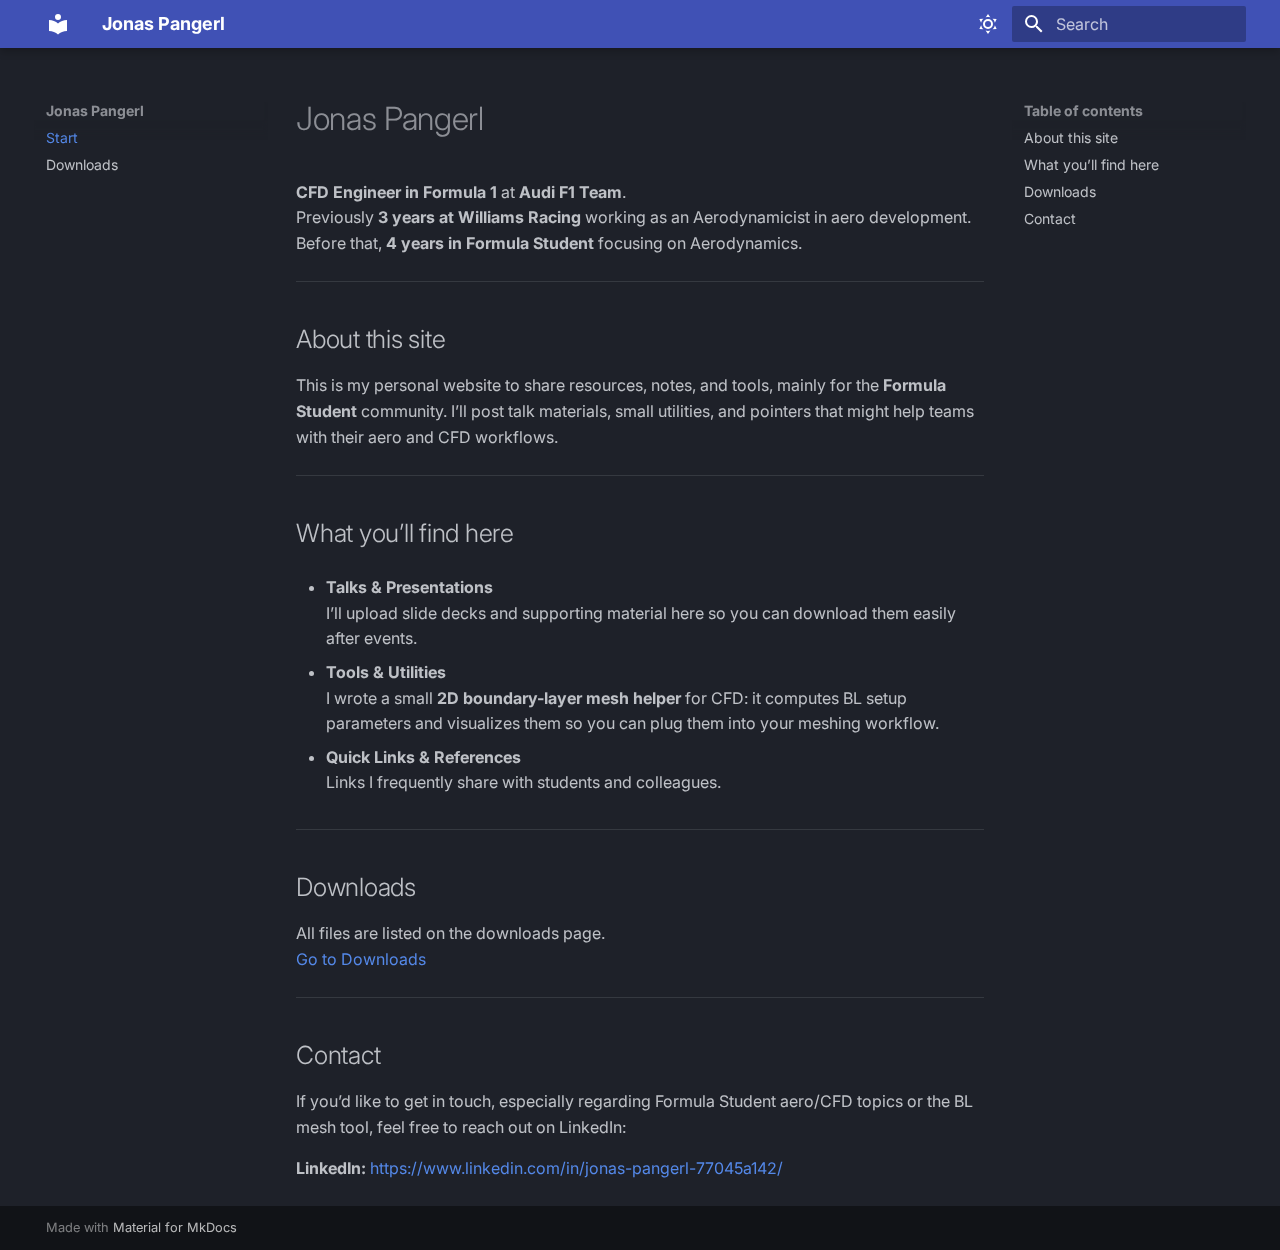
<file: index.html>
<!doctype html>
<html lang="en" class="no-js">
  <head>
    
      <meta charset="utf-8">
      <meta name="viewport" content="width=device-width,initial-scale=1">
      
      
      
      
      
        <link rel="next" href="downloads/">
      
      
      <link rel="icon" href="assets/images/favicon.png">
      <meta name="generator" content="mkdocs-1.6.1, mkdocs-material-9.6.23">
    
    
      
        <title>Jonas Pangerl</title>
      
    
    
      <link rel="stylesheet" href="assets/stylesheets/main.84d31ad4.min.css">
      
        
        <link rel="stylesheet" href="assets/stylesheets/palette.06af60db.min.css">
      
      


    
    
      
    
    
      
        
        
        <link rel="preconnect" href="https://fonts.gstatic.com" crossorigin>
        <link rel="stylesheet" href="https://fonts.googleapis.com/css?family=Inter:300,300i,400,400i,700,700i%7CFira+Code:400,400i,700,700i&display=fallback">
        <style>:root{--md-text-font:"Inter";--md-code-font:"Fira Code"}</style>
      
    
    
    <script>__md_scope=new URL(".",location),__md_hash=e=>[...e].reduce(((e,_)=>(e<<5)-e+_.charCodeAt(0)),0),__md_get=(e,_=localStorage,t=__md_scope)=>JSON.parse(_.getItem(t.pathname+"."+e)),__md_set=(e,_,t=localStorage,a=__md_scope)=>{try{t.setItem(a.pathname+"."+e,JSON.stringify(_))}catch(e){}}</script>
    
      

    
    
    
  </head>
  
  
    
    
      
    
    
    
    
    <body dir="ltr" data-md-color-scheme="slate" data-md-color-primary="indigo" data-md-color-accent="indigo">
  
    
    <input class="md-toggle" data-md-toggle="drawer" type="checkbox" id="__drawer" autocomplete="off">
    <input class="md-toggle" data-md-toggle="search" type="checkbox" id="__search" autocomplete="off">
    <label class="md-overlay" for="__drawer"></label>
    <div data-md-component="skip">
      
        
        <a href="#jonas-pangerl" class="md-skip">
          Skip to content
        </a>
      
    </div>
    <div data-md-component="announce">
      
    </div>
    
    
      

  

<header class="md-header md-header--shadow" data-md-component="header">
  <nav class="md-header__inner md-grid" aria-label="Header">
    <a href="." title="Jonas Pangerl" class="md-header__button md-logo" aria-label="Jonas Pangerl" data-md-component="logo">
      
  
  <svg xmlns="http://www.w3.org/2000/svg" viewBox="0 0 24 24"><path d="M12 8a3 3 0 0 0 3-3 3 3 0 0 0-3-3 3 3 0 0 0-3 3 3 3 0 0 0 3 3m0 3.54C9.64 9.35 6.5 8 3 8v11c3.5 0 6.64 1.35 9 3.54 2.36-2.19 5.5-3.54 9-3.54V8c-3.5 0-6.64 1.35-9 3.54"/></svg>

    </a>
    <label class="md-header__button md-icon" for="__drawer">
      
      <svg xmlns="http://www.w3.org/2000/svg" viewBox="0 0 24 24"><path d="M3 6h18v2H3zm0 5h18v2H3zm0 5h18v2H3z"/></svg>
    </label>
    <div class="md-header__title" data-md-component="header-title">
      <div class="md-header__ellipsis">
        <div class="md-header__topic">
          <span class="md-ellipsis">
            Jonas Pangerl
          </span>
        </div>
        <div class="md-header__topic" data-md-component="header-topic">
          <span class="md-ellipsis">
            
              Start
            
          </span>
        </div>
      </div>
    </div>
    
      
        <form class="md-header__option" data-md-component="palette">
  
    
    
    
    <input class="md-option" data-md-color-media="" data-md-color-scheme="slate" data-md-color-primary="indigo" data-md-color-accent="indigo"  aria-label="Switch to light mode"  type="radio" name="__palette" id="__palette_0">
    
      <label class="md-header__button md-icon" title="Switch to light mode" for="__palette_1" hidden>
        <svg xmlns="http://www.w3.org/2000/svg" viewBox="0 0 24 24"><path d="M12 7a5 5 0 0 1 5 5 5 5 0 0 1-5 5 5 5 0 0 1-5-5 5 5 0 0 1 5-5m0 2a3 3 0 0 0-3 3 3 3 0 0 0 3 3 3 3 0 0 0 3-3 3 3 0 0 0-3-3m0-7 2.39 3.42C13.65 5.15 12.84 5 12 5s-1.65.15-2.39.42zM3.34 7l4.16-.35A7.2 7.2 0 0 0 5.94 8.5c-.44.74-.69 1.5-.83 2.29zm.02 10 1.76-3.77a7.131 7.131 0 0 0 2.38 4.14zM20.65 7l-1.77 3.79a7.02 7.02 0 0 0-2.38-4.15zm-.01 10-4.14.36c.59-.51 1.12-1.14 1.54-1.86.42-.73.69-1.5.83-2.29zM12 22l-2.41-3.44c.74.27 1.55.44 2.41.44.82 0 1.63-.17 2.37-.44z"/></svg>
      </label>
    
  
    
    
    
    <input class="md-option" data-md-color-media="" data-md-color-scheme="default" data-md-color-primary="indigo" data-md-color-accent="indigo"  aria-label="Switch to dark mode"  type="radio" name="__palette" id="__palette_1">
    
      <label class="md-header__button md-icon" title="Switch to dark mode" for="__palette_0" hidden>
        <svg xmlns="http://www.w3.org/2000/svg" viewBox="0 0 24 24"><path d="m17.75 4.09-2.53 1.94.91 3.06-2.63-1.81-2.63 1.81.91-3.06-2.53-1.94L12.44 4l1.06-3 1.06 3zm3.5 6.91-1.64 1.25.59 1.98-1.7-1.17-1.7 1.17.59-1.98L15.75 11l2.06-.05L18.5 9l.69 1.95zm-2.28 4.95c.83-.08 1.72 1.1 1.19 1.85-.32.45-.66.87-1.08 1.27C15.17 23 8.84 23 4.94 19.07c-3.91-3.9-3.91-10.24 0-14.14.4-.4.82-.76 1.27-1.08.75-.53 1.93.36 1.85 1.19-.27 2.86.69 5.83 2.89 8.02a9.96 9.96 0 0 0 8.02 2.89m-1.64 2.02a12.08 12.08 0 0 1-7.8-3.47c-2.17-2.19-3.33-5-3.49-7.82-2.81 3.14-2.7 7.96.31 10.98 3.02 3.01 7.84 3.12 10.98.31"/></svg>
      </label>
    
  
</form>
      
    
    
      <script>var palette=__md_get("__palette");if(palette&&palette.color){if("(prefers-color-scheme)"===palette.color.media){var media=matchMedia("(prefers-color-scheme: light)"),input=document.querySelector(media.matches?"[data-md-color-media='(prefers-color-scheme: light)']":"[data-md-color-media='(prefers-color-scheme: dark)']");palette.color.media=input.getAttribute("data-md-color-media"),palette.color.scheme=input.getAttribute("data-md-color-scheme"),palette.color.primary=input.getAttribute("data-md-color-primary"),palette.color.accent=input.getAttribute("data-md-color-accent")}for(var[key,value]of Object.entries(palette.color))document.body.setAttribute("data-md-color-"+key,value)}</script>
    
    
    
      
      
        <label class="md-header__button md-icon" for="__search">
          
          <svg xmlns="http://www.w3.org/2000/svg" viewBox="0 0 24 24"><path d="M9.5 3A6.5 6.5 0 0 1 16 9.5c0 1.61-.59 3.09-1.56 4.23l.27.27h.79l5 5-1.5 1.5-5-5v-.79l-.27-.27A6.52 6.52 0 0 1 9.5 16 6.5 6.5 0 0 1 3 9.5 6.5 6.5 0 0 1 9.5 3m0 2C7 5 5 7 5 9.5S7 14 9.5 14 14 12 14 9.5 12 5 9.5 5"/></svg>
        </label>
        <div class="md-search" data-md-component="search" role="dialog">
  <label class="md-search__overlay" for="__search"></label>
  <div class="md-search__inner" role="search">
    <form class="md-search__form" name="search">
      <input type="text" class="md-search__input" name="query" aria-label="Search" placeholder="Search" autocapitalize="off" autocorrect="off" autocomplete="off" spellcheck="false" data-md-component="search-query" required>
      <label class="md-search__icon md-icon" for="__search">
        
        <svg xmlns="http://www.w3.org/2000/svg" viewBox="0 0 24 24"><path d="M9.5 3A6.5 6.5 0 0 1 16 9.5c0 1.61-.59 3.09-1.56 4.23l.27.27h.79l5 5-1.5 1.5-5-5v-.79l-.27-.27A6.52 6.52 0 0 1 9.5 16 6.5 6.5 0 0 1 3 9.5 6.5 6.5 0 0 1 9.5 3m0 2C7 5 5 7 5 9.5S7 14 9.5 14 14 12 14 9.5 12 5 9.5 5"/></svg>
        
        <svg xmlns="http://www.w3.org/2000/svg" viewBox="0 0 24 24"><path d="M20 11v2H8l5.5 5.5-1.42 1.42L4.16 12l7.92-7.92L13.5 5.5 8 11z"/></svg>
      </label>
      <nav class="md-search__options" aria-label="Search">
        
        <button type="reset" class="md-search__icon md-icon" title="Clear" aria-label="Clear" tabindex="-1">
          
          <svg xmlns="http://www.w3.org/2000/svg" viewBox="0 0 24 24"><path d="M19 6.41 17.59 5 12 10.59 6.41 5 5 6.41 10.59 12 5 17.59 6.41 19 12 13.41 17.59 19 19 17.59 13.41 12z"/></svg>
        </button>
      </nav>
      
        <div class="md-search__suggest" data-md-component="search-suggest"></div>
      
    </form>
    <div class="md-search__output">
      <div class="md-search__scrollwrap" tabindex="0" data-md-scrollfix>
        <div class="md-search-result" data-md-component="search-result">
          <div class="md-search-result__meta">
            Initializing search
          </div>
          <ol class="md-search-result__list" role="presentation"></ol>
        </div>
      </div>
    </div>
  </div>
</div>
      
    
    
  </nav>
  
</header>
    
    <div class="md-container" data-md-component="container">
      
      
        
          
        
      
      <main class="md-main" data-md-component="main">
        <div class="md-main__inner md-grid">
          
            
              
              <div class="md-sidebar md-sidebar--primary" data-md-component="sidebar" data-md-type="navigation" >
                <div class="md-sidebar__scrollwrap">
                  <div class="md-sidebar__inner">
                    



<nav class="md-nav md-nav--primary" aria-label="Navigation" data-md-level="0">
  <label class="md-nav__title" for="__drawer">
    <a href="." title="Jonas Pangerl" class="md-nav__button md-logo" aria-label="Jonas Pangerl" data-md-component="logo">
      
  
  <svg xmlns="http://www.w3.org/2000/svg" viewBox="0 0 24 24"><path d="M12 8a3 3 0 0 0 3-3 3 3 0 0 0-3-3 3 3 0 0 0-3 3 3 3 0 0 0 3 3m0 3.54C9.64 9.35 6.5 8 3 8v11c3.5 0 6.64 1.35 9 3.54 2.36-2.19 5.5-3.54 9-3.54V8c-3.5 0-6.64 1.35-9 3.54"/></svg>

    </a>
    Jonas Pangerl
  </label>
  
  <ul class="md-nav__list" data-md-scrollfix>
    
      
      
  
  
    
  
  
  
    <li class="md-nav__item md-nav__item--active">
      
      <input class="md-nav__toggle md-toggle" type="checkbox" id="__toc">
      
      
        
      
      
        <label class="md-nav__link md-nav__link--active" for="__toc">
          
  
  
  <span class="md-ellipsis">
    Start
    
  </span>
  

          <span class="md-nav__icon md-icon"></span>
        </label>
      
      <a href="." class="md-nav__link md-nav__link--active">
        
  
  
  <span class="md-ellipsis">
    Start
    
  </span>
  

      </a>
      
        

<nav class="md-nav md-nav--secondary" aria-label="Table of contents">
  
  
  
    
  
  
    <label class="md-nav__title" for="__toc">
      <span class="md-nav__icon md-icon"></span>
      Table of contents
    </label>
    <ul class="md-nav__list" data-md-component="toc" data-md-scrollfix>
      
        <li class="md-nav__item">
  <a href="#about-this-site" class="md-nav__link">
    <span class="md-ellipsis">
      About this site
    </span>
  </a>
  
</li>
      
        <li class="md-nav__item">
  <a href="#what-youll-find-here" class="md-nav__link">
    <span class="md-ellipsis">
      What you’ll find here
    </span>
  </a>
  
</li>
      
        <li class="md-nav__item">
  <a href="#downloads" class="md-nav__link">
    <span class="md-ellipsis">
      Downloads
    </span>
  </a>
  
</li>
      
        <li class="md-nav__item">
  <a href="#contact" class="md-nav__link">
    <span class="md-ellipsis">
      Contact
    </span>
  </a>
  
</li>
      
    </ul>
  
</nav>
      
    </li>
  

    
      
      
  
  
  
  
    <li class="md-nav__item">
      <a href="downloads/" class="md-nav__link">
        
  
  
  <span class="md-ellipsis">
    Downloads
    
  </span>
  

      </a>
    </li>
  

    
  </ul>
</nav>
                  </div>
                </div>
              </div>
            
            
              
              <div class="md-sidebar md-sidebar--secondary" data-md-component="sidebar" data-md-type="toc" >
                <div class="md-sidebar__scrollwrap">
                  <div class="md-sidebar__inner">
                    

<nav class="md-nav md-nav--secondary" aria-label="Table of contents">
  
  
  
    
  
  
    <label class="md-nav__title" for="__toc">
      <span class="md-nav__icon md-icon"></span>
      Table of contents
    </label>
    <ul class="md-nav__list" data-md-component="toc" data-md-scrollfix>
      
        <li class="md-nav__item">
  <a href="#about-this-site" class="md-nav__link">
    <span class="md-ellipsis">
      About this site
    </span>
  </a>
  
</li>
      
        <li class="md-nav__item">
  <a href="#what-youll-find-here" class="md-nav__link">
    <span class="md-ellipsis">
      What you’ll find here
    </span>
  </a>
  
</li>
      
        <li class="md-nav__item">
  <a href="#downloads" class="md-nav__link">
    <span class="md-ellipsis">
      Downloads
    </span>
  </a>
  
</li>
      
        <li class="md-nav__item">
  <a href="#contact" class="md-nav__link">
    <span class="md-ellipsis">
      Contact
    </span>
  </a>
  
</li>
      
    </ul>
  
</nav>
                  </div>
                </div>
              </div>
            
          
          
            <div class="md-content" data-md-component="content">
              <article class="md-content__inner md-typeset">
                
                  



<h1 id="jonas-pangerl">Jonas Pangerl</h1>
<p><strong>CFD Engineer in Formula 1</strong>  at <strong>Audi F1 Team</strong>.<br />
Previously <strong>3 years at Williams Racing</strong> working as an Aerodynamicist in aero development.<br />
Before that, <strong>4 years in Formula Student</strong> focusing on Aerodynamics.</p>
<hr />
<h2 id="about-this-site">About this site</h2>
<p>This is my personal website to share resources, notes, and tools, mainly for the <strong>Formula Student</strong> community. I’ll post talk materials, small utilities, and pointers that might help teams with their aero and CFD workflows.</p>
<hr />
<h2 id="what-youll-find-here">What you’ll find here</h2>
<ul>
<li>
<p><strong>Talks &amp; Presentations</strong><br />
  I’ll upload slide decks and supporting material here so you can download them easily after events.</p>
</li>
<li>
<p><strong>Tools &amp; Utilities</strong><br />
  I wrote a small <strong>2D boundary-layer mesh helper</strong> for CFD: it computes BL setup parameters and visualizes them so you can plug them into your meshing workflow.</p>
</li>
<li>
<p><strong>Quick Links &amp; References</strong><br />
  Links I frequently share with students and colleagues.</p>
</li>
</ul>
<hr />
<h2 id="downloads">Downloads</h2>
<p>All files are listed on the downloads page.<br />
<a href="downloads/">Go to Downloads</a></p>
<hr />
<h2 id="contact">Contact</h2>
<p>If you’d like to get in touch, especially regarding Formula Student aero/CFD topics or the BL mesh tool, feel free to reach out on LinkedIn:</p>
<p><strong>LinkedIn:</strong> <a href="https://www.linkedin.com/in/jonas-pangerl-77045a142/">https://www.linkedin.com/in/jonas-pangerl-77045a142/</a></p>












                
              </article>
            </div>
          
          
<script>var target=document.getElementById(location.hash.slice(1));target&&target.name&&(target.checked=target.name.startsWith("__tabbed_"))</script>
        </div>
        
          <button type="button" class="md-top md-icon" data-md-component="top" hidden>
  
  <svg xmlns="http://www.w3.org/2000/svg" viewBox="0 0 24 24"><path d="M13 20h-2V8l-5.5 5.5-1.42-1.42L12 4.16l7.92 7.92-1.42 1.42L13 8z"/></svg>
  Back to top
</button>
        
      </main>
      
        <footer class="md-footer">
  
  <div class="md-footer-meta md-typeset">
    <div class="md-footer-meta__inner md-grid">
      <div class="md-copyright">
  
  
    Made with
    <a href="https://squidfunk.github.io/mkdocs-material/" target="_blank" rel="noopener">
      Material for MkDocs
    </a>
  
</div>
      
    </div>
  </div>
</footer>
      
    </div>
    <div class="md-dialog" data-md-component="dialog">
      <div class="md-dialog__inner md-typeset"></div>
    </div>
    
    
    
      
      <script id="__config" type="application/json">{"base": ".", "features": ["navigation.top", "navigation.expand", "search.suggest", "content.code.copy"], "search": "assets/javascripts/workers/search.973d3a69.min.js", "tags": null, "translations": {"clipboard.copied": "Copied to clipboard", "clipboard.copy": "Copy to clipboard", "search.result.more.one": "1 more on this page", "search.result.more.other": "# more on this page", "search.result.none": "No matching documents", "search.result.one": "1 matching document", "search.result.other": "# matching documents", "search.result.placeholder": "Type to start searching", "search.result.term.missing": "Missing", "select.version": "Select version"}, "version": null}</script>
    
    
      <script src="assets/javascripts/bundle.f55a23d4.min.js"></script>
      
    
  </body>
</html>
</file>
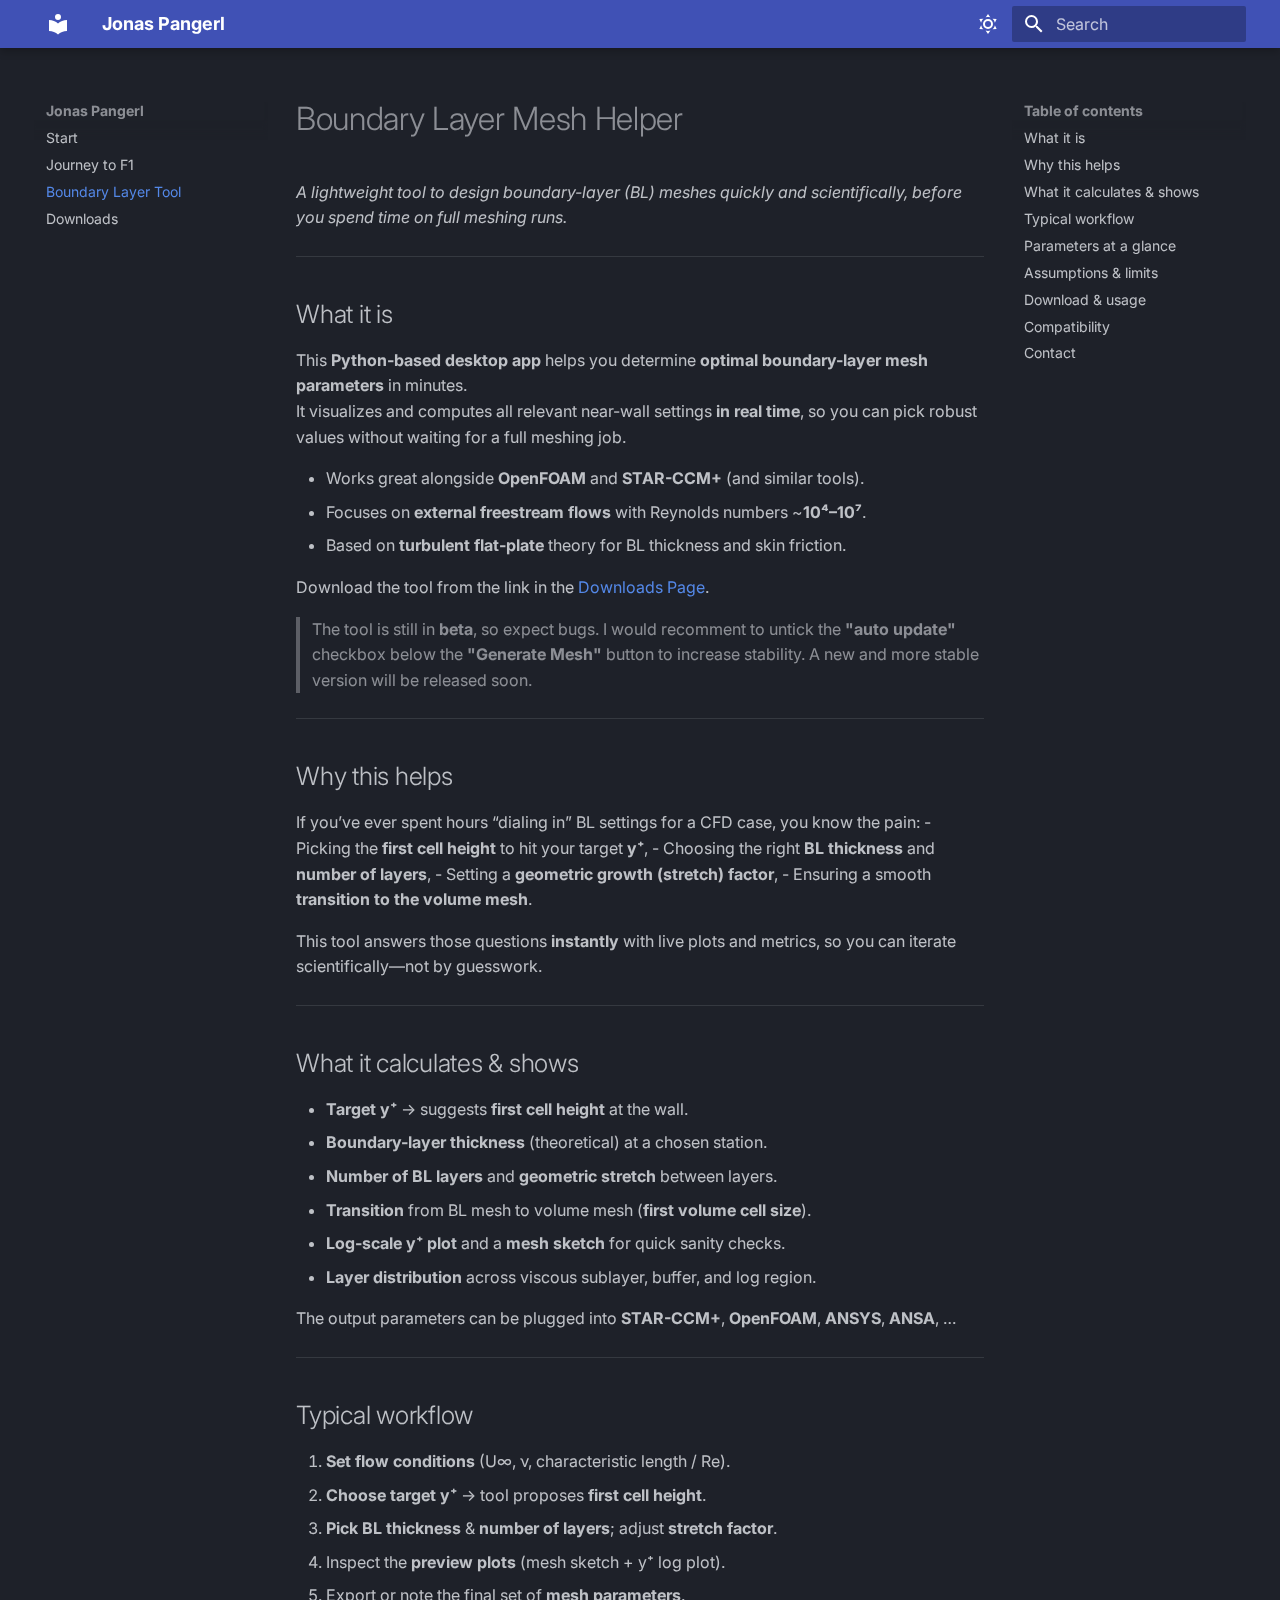
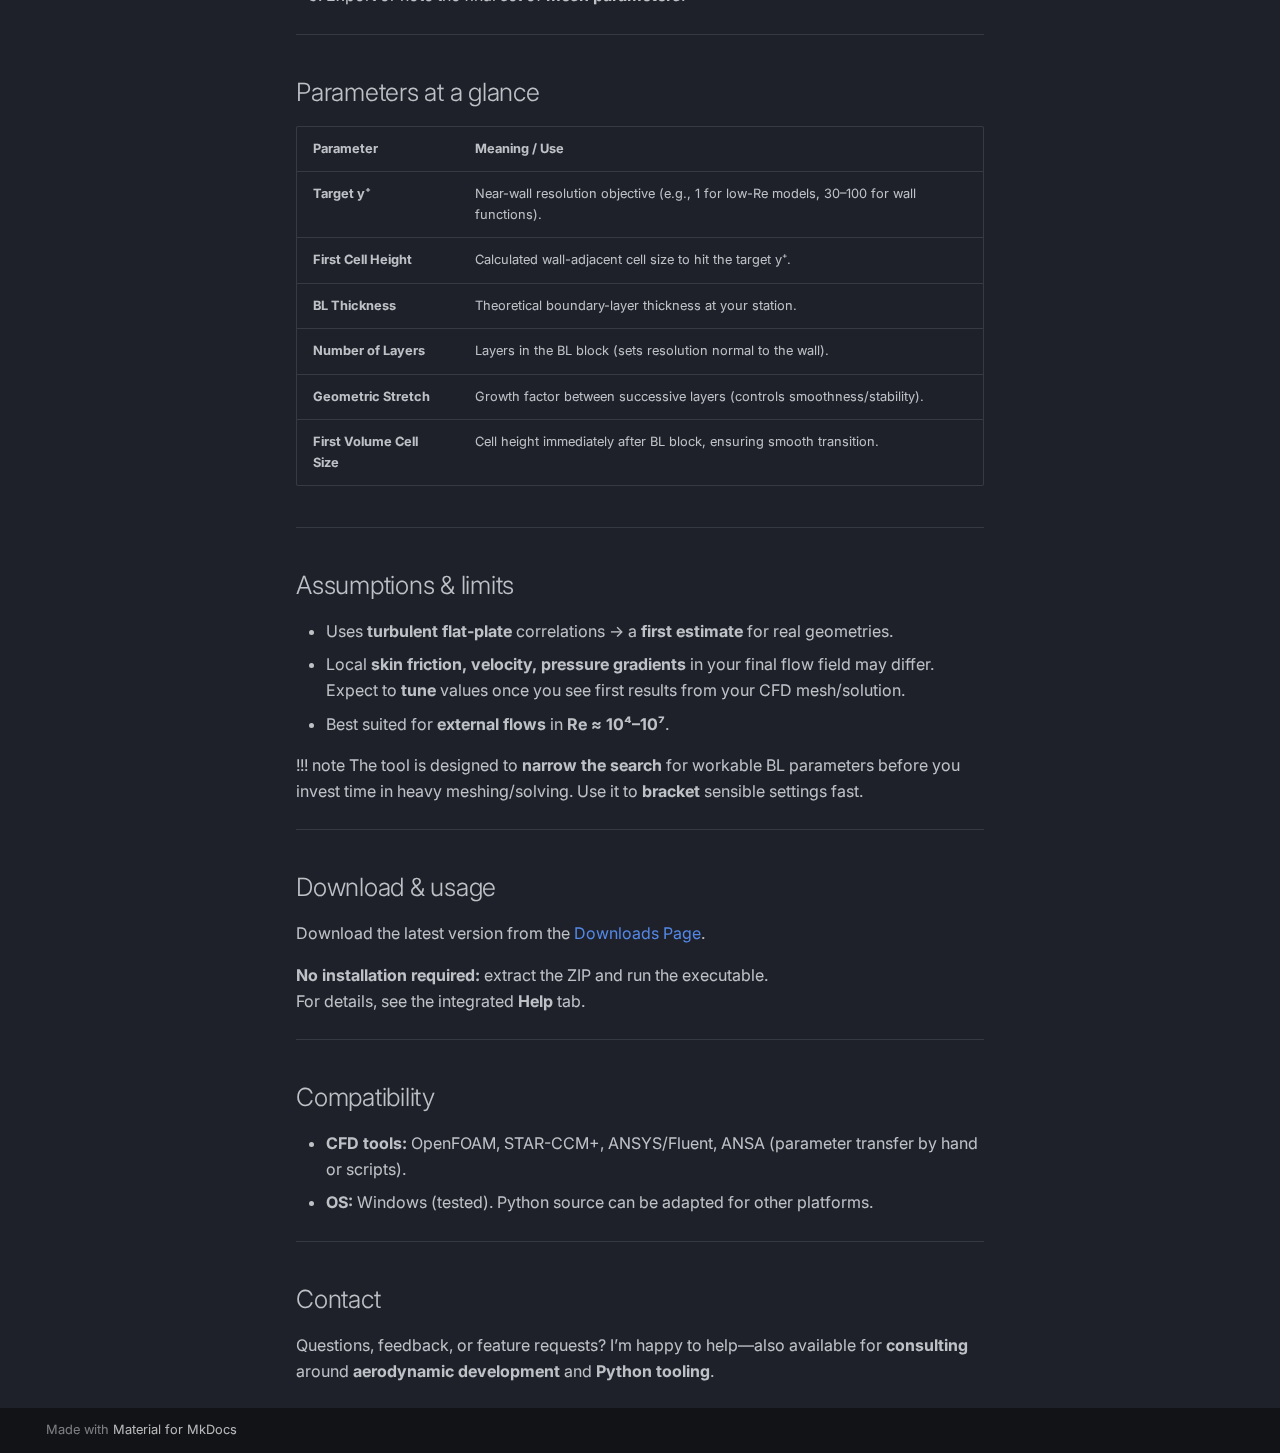
<file: boundary_layer_tool/index.html>
<!doctype html>
<html lang="en" class="no-js">
  <head>
    
      <meta charset="utf-8">
      <meta name="viewport" content="width=device-width,initial-scale=1">
      
      
      
      
        <link rel="prev" href="../journey-to-f1/">
      
      
        <link rel="next" href="../downloads/">
      
      
      <link rel="icon" href="../assets/images/favicon.png">
      <meta name="generator" content="mkdocs-1.6.1, mkdocs-material-9.6.23">
    
    
      
        <title>Boundary Layer Tool - Jonas Pangerl</title>
      
    
    
      <link rel="stylesheet" href="../assets/stylesheets/main.84d31ad4.min.css">
      
        
        <link rel="stylesheet" href="../assets/stylesheets/palette.06af60db.min.css">
      
      


    
    
      
    
    
      
        
        
        <link rel="preconnect" href="https://fonts.gstatic.com" crossorigin>
        <link rel="stylesheet" href="https://fonts.googleapis.com/css?family=Inter:300,300i,400,400i,700,700i%7CFira+Code:400,400i,700,700i&display=fallback">
        <style>:root{--md-text-font:"Inter";--md-code-font:"Fira Code"}</style>
      
    
    
    <script>__md_scope=new URL("..",location),__md_hash=e=>[...e].reduce(((e,_)=>(e<<5)-e+_.charCodeAt(0)),0),__md_get=(e,_=localStorage,t=__md_scope)=>JSON.parse(_.getItem(t.pathname+"."+e)),__md_set=(e,_,t=localStorage,a=__md_scope)=>{try{t.setItem(a.pathname+"."+e,JSON.stringify(_))}catch(e){}}</script>
    
      

    
    
    
  </head>
  
  
    
    
      
    
    
    
    
    <body dir="ltr" data-md-color-scheme="slate" data-md-color-primary="indigo" data-md-color-accent="indigo">
  
    
    <input class="md-toggle" data-md-toggle="drawer" type="checkbox" id="__drawer" autocomplete="off">
    <input class="md-toggle" data-md-toggle="search" type="checkbox" id="__search" autocomplete="off">
    <label class="md-overlay" for="__drawer"></label>
    <div data-md-component="skip">
      
        
        <a href="#boundary-layer-mesh-helper" class="md-skip">
          Skip to content
        </a>
      
    </div>
    <div data-md-component="announce">
      
    </div>
    
    
      

  

<header class="md-header md-header--shadow" data-md-component="header">
  <nav class="md-header__inner md-grid" aria-label="Header">
    <a href=".." title="Jonas Pangerl" class="md-header__button md-logo" aria-label="Jonas Pangerl" data-md-component="logo">
      
  
  <svg xmlns="http://www.w3.org/2000/svg" viewBox="0 0 24 24"><path d="M12 8a3 3 0 0 0 3-3 3 3 0 0 0-3-3 3 3 0 0 0-3 3 3 3 0 0 0 3 3m0 3.54C9.64 9.35 6.5 8 3 8v11c3.5 0 6.64 1.35 9 3.54 2.36-2.19 5.5-3.54 9-3.54V8c-3.5 0-6.64 1.35-9 3.54"/></svg>

    </a>
    <label class="md-header__button md-icon" for="__drawer">
      
      <svg xmlns="http://www.w3.org/2000/svg" viewBox="0 0 24 24"><path d="M3 6h18v2H3zm0 5h18v2H3zm0 5h18v2H3z"/></svg>
    </label>
    <div class="md-header__title" data-md-component="header-title">
      <div class="md-header__ellipsis">
        <div class="md-header__topic">
          <span class="md-ellipsis">
            Jonas Pangerl
          </span>
        </div>
        <div class="md-header__topic" data-md-component="header-topic">
          <span class="md-ellipsis">
            
              Boundary Layer Tool
            
          </span>
        </div>
      </div>
    </div>
    
      
        <form class="md-header__option" data-md-component="palette">
  
    
    
    
    <input class="md-option" data-md-color-media="" data-md-color-scheme="slate" data-md-color-primary="indigo" data-md-color-accent="indigo"  aria-label="Switch to light mode"  type="radio" name="__palette" id="__palette_0">
    
      <label class="md-header__button md-icon" title="Switch to light mode" for="__palette_1" hidden>
        <svg xmlns="http://www.w3.org/2000/svg" viewBox="0 0 24 24"><path d="M12 7a5 5 0 0 1 5 5 5 5 0 0 1-5 5 5 5 0 0 1-5-5 5 5 0 0 1 5-5m0 2a3 3 0 0 0-3 3 3 3 0 0 0 3 3 3 3 0 0 0 3-3 3 3 0 0 0-3-3m0-7 2.39 3.42C13.65 5.15 12.84 5 12 5s-1.65.15-2.39.42zM3.34 7l4.16-.35A7.2 7.2 0 0 0 5.94 8.5c-.44.74-.69 1.5-.83 2.29zm.02 10 1.76-3.77a7.131 7.131 0 0 0 2.38 4.14zM20.65 7l-1.77 3.79a7.02 7.02 0 0 0-2.38-4.15zm-.01 10-4.14.36c.59-.51 1.12-1.14 1.54-1.86.42-.73.69-1.5.83-2.29zM12 22l-2.41-3.44c.74.27 1.55.44 2.41.44.82 0 1.63-.17 2.37-.44z"/></svg>
      </label>
    
  
    
    
    
    <input class="md-option" data-md-color-media="" data-md-color-scheme="default" data-md-color-primary="indigo" data-md-color-accent="indigo"  aria-label="Switch to dark mode"  type="radio" name="__palette" id="__palette_1">
    
      <label class="md-header__button md-icon" title="Switch to dark mode" for="__palette_0" hidden>
        <svg xmlns="http://www.w3.org/2000/svg" viewBox="0 0 24 24"><path d="m17.75 4.09-2.53 1.94.91 3.06-2.63-1.81-2.63 1.81.91-3.06-2.53-1.94L12.44 4l1.06-3 1.06 3zm3.5 6.91-1.64 1.25.59 1.98-1.7-1.17-1.7 1.17.59-1.98L15.75 11l2.06-.05L18.5 9l.69 1.95zm-2.28 4.95c.83-.08 1.72 1.1 1.19 1.85-.32.45-.66.87-1.08 1.27C15.17 23 8.84 23 4.94 19.07c-3.91-3.9-3.91-10.24 0-14.14.4-.4.82-.76 1.27-1.08.75-.53 1.93.36 1.85 1.19-.27 2.86.69 5.83 2.89 8.02a9.96 9.96 0 0 0 8.02 2.89m-1.64 2.02a12.08 12.08 0 0 1-7.8-3.47c-2.17-2.19-3.33-5-3.49-7.82-2.81 3.14-2.7 7.96.31 10.98 3.02 3.01 7.84 3.12 10.98.31"/></svg>
      </label>
    
  
</form>
      
    
    
      <script>var palette=__md_get("__palette");if(palette&&palette.color){if("(prefers-color-scheme)"===palette.color.media){var media=matchMedia("(prefers-color-scheme: light)"),input=document.querySelector(media.matches?"[data-md-color-media='(prefers-color-scheme: light)']":"[data-md-color-media='(prefers-color-scheme: dark)']");palette.color.media=input.getAttribute("data-md-color-media"),palette.color.scheme=input.getAttribute("data-md-color-scheme"),palette.color.primary=input.getAttribute("data-md-color-primary"),palette.color.accent=input.getAttribute("data-md-color-accent")}for(var[key,value]of Object.entries(palette.color))document.body.setAttribute("data-md-color-"+key,value)}</script>
    
    
    
      
      
        <label class="md-header__button md-icon" for="__search">
          
          <svg xmlns="http://www.w3.org/2000/svg" viewBox="0 0 24 24"><path d="M9.5 3A6.5 6.5 0 0 1 16 9.5c0 1.61-.59 3.09-1.56 4.23l.27.27h.79l5 5-1.5 1.5-5-5v-.79l-.27-.27A6.52 6.52 0 0 1 9.5 16 6.5 6.5 0 0 1 3 9.5 6.5 6.5 0 0 1 9.5 3m0 2C7 5 5 7 5 9.5S7 14 9.5 14 14 12 14 9.5 12 5 9.5 5"/></svg>
        </label>
        <div class="md-search" data-md-component="search" role="dialog">
  <label class="md-search__overlay" for="__search"></label>
  <div class="md-search__inner" role="search">
    <form class="md-search__form" name="search">
      <input type="text" class="md-search__input" name="query" aria-label="Search" placeholder="Search" autocapitalize="off" autocorrect="off" autocomplete="off" spellcheck="false" data-md-component="search-query" required>
      <label class="md-search__icon md-icon" for="__search">
        
        <svg xmlns="http://www.w3.org/2000/svg" viewBox="0 0 24 24"><path d="M9.5 3A6.5 6.5 0 0 1 16 9.5c0 1.61-.59 3.09-1.56 4.23l.27.27h.79l5 5-1.5 1.5-5-5v-.79l-.27-.27A6.52 6.52 0 0 1 9.5 16 6.5 6.5 0 0 1 3 9.5 6.5 6.5 0 0 1 9.5 3m0 2C7 5 5 7 5 9.5S7 14 9.5 14 14 12 14 9.5 12 5 9.5 5"/></svg>
        
        <svg xmlns="http://www.w3.org/2000/svg" viewBox="0 0 24 24"><path d="M20 11v2H8l5.5 5.5-1.42 1.42L4.16 12l7.92-7.92L13.5 5.5 8 11z"/></svg>
      </label>
      <nav class="md-search__options" aria-label="Search">
        
        <button type="reset" class="md-search__icon md-icon" title="Clear" aria-label="Clear" tabindex="-1">
          
          <svg xmlns="http://www.w3.org/2000/svg" viewBox="0 0 24 24"><path d="M19 6.41 17.59 5 12 10.59 6.41 5 5 6.41 10.59 12 5 17.59 6.41 19 12 13.41 17.59 19 19 17.59 13.41 12z"/></svg>
        </button>
      </nav>
      
        <div class="md-search__suggest" data-md-component="search-suggest"></div>
      
    </form>
    <div class="md-search__output">
      <div class="md-search__scrollwrap" tabindex="0" data-md-scrollfix>
        <div class="md-search-result" data-md-component="search-result">
          <div class="md-search-result__meta">
            Initializing search
          </div>
          <ol class="md-search-result__list" role="presentation"></ol>
        </div>
      </div>
    </div>
  </div>
</div>
      
    
    
  </nav>
  
</header>
    
    <div class="md-container" data-md-component="container">
      
      
        
          
        
      
      <main class="md-main" data-md-component="main">
        <div class="md-main__inner md-grid">
          
            
              
              <div class="md-sidebar md-sidebar--primary" data-md-component="sidebar" data-md-type="navigation" >
                <div class="md-sidebar__scrollwrap">
                  <div class="md-sidebar__inner">
                    



<nav class="md-nav md-nav--primary" aria-label="Navigation" data-md-level="0">
  <label class="md-nav__title" for="__drawer">
    <a href=".." title="Jonas Pangerl" class="md-nav__button md-logo" aria-label="Jonas Pangerl" data-md-component="logo">
      
  
  <svg xmlns="http://www.w3.org/2000/svg" viewBox="0 0 24 24"><path d="M12 8a3 3 0 0 0 3-3 3 3 0 0 0-3-3 3 3 0 0 0-3 3 3 3 0 0 0 3 3m0 3.54C9.64 9.35 6.5 8 3 8v11c3.5 0 6.64 1.35 9 3.54 2.36-2.19 5.5-3.54 9-3.54V8c-3.5 0-6.64 1.35-9 3.54"/></svg>

    </a>
    Jonas Pangerl
  </label>
  
  <ul class="md-nav__list" data-md-scrollfix>
    
      
      
  
  
  
  
    <li class="md-nav__item">
      <a href=".." class="md-nav__link">
        
  
  
  <span class="md-ellipsis">
    Start
    
  </span>
  

      </a>
    </li>
  

    
      
      
  
  
  
  
    <li class="md-nav__item">
      <a href="../journey-to-f1/" class="md-nav__link">
        
  
  
  <span class="md-ellipsis">
    Journey to F1
    
  </span>
  

      </a>
    </li>
  

    
      
      
  
  
    
  
  
  
    <li class="md-nav__item md-nav__item--active">
      
      <input class="md-nav__toggle md-toggle" type="checkbox" id="__toc">
      
      
        
      
      
        <label class="md-nav__link md-nav__link--active" for="__toc">
          
  
  
  <span class="md-ellipsis">
    Boundary Layer Tool
    
  </span>
  

          <span class="md-nav__icon md-icon"></span>
        </label>
      
      <a href="./" class="md-nav__link md-nav__link--active">
        
  
  
  <span class="md-ellipsis">
    Boundary Layer Tool
    
  </span>
  

      </a>
      
        

<nav class="md-nav md-nav--secondary" aria-label="Table of contents">
  
  
  
    
  
  
    <label class="md-nav__title" for="__toc">
      <span class="md-nav__icon md-icon"></span>
      Table of contents
    </label>
    <ul class="md-nav__list" data-md-component="toc" data-md-scrollfix>
      
        <li class="md-nav__item">
  <a href="#what-it-is" class="md-nav__link">
    <span class="md-ellipsis">
      What it is
    </span>
  </a>
  
</li>
      
        <li class="md-nav__item">
  <a href="#why-this-helps" class="md-nav__link">
    <span class="md-ellipsis">
      Why this helps
    </span>
  </a>
  
</li>
      
        <li class="md-nav__item">
  <a href="#what-it-calculates-shows" class="md-nav__link">
    <span class="md-ellipsis">
      What it calculates &amp; shows
    </span>
  </a>
  
</li>
      
        <li class="md-nav__item">
  <a href="#typical-workflow" class="md-nav__link">
    <span class="md-ellipsis">
      Typical workflow
    </span>
  </a>
  
</li>
      
        <li class="md-nav__item">
  <a href="#parameters-at-a-glance" class="md-nav__link">
    <span class="md-ellipsis">
      Parameters at a glance
    </span>
  </a>
  
</li>
      
        <li class="md-nav__item">
  <a href="#assumptions-limits" class="md-nav__link">
    <span class="md-ellipsis">
      Assumptions &amp; limits
    </span>
  </a>
  
</li>
      
        <li class="md-nav__item">
  <a href="#download-usage" class="md-nav__link">
    <span class="md-ellipsis">
      Download &amp; usage
    </span>
  </a>
  
</li>
      
        <li class="md-nav__item">
  <a href="#compatibility" class="md-nav__link">
    <span class="md-ellipsis">
      Compatibility
    </span>
  </a>
  
</li>
      
        <li class="md-nav__item">
  <a href="#contact" class="md-nav__link">
    <span class="md-ellipsis">
      Contact
    </span>
  </a>
  
</li>
      
    </ul>
  
</nav>
      
    </li>
  

    
      
      
  
  
  
  
    <li class="md-nav__item">
      <a href="../downloads/" class="md-nav__link">
        
  
  
  <span class="md-ellipsis">
    Downloads
    
  </span>
  

      </a>
    </li>
  

    
  </ul>
</nav>
                  </div>
                </div>
              </div>
            
            
              
              <div class="md-sidebar md-sidebar--secondary" data-md-component="sidebar" data-md-type="toc" >
                <div class="md-sidebar__scrollwrap">
                  <div class="md-sidebar__inner">
                    

<nav class="md-nav md-nav--secondary" aria-label="Table of contents">
  
  
  
    
  
  
    <label class="md-nav__title" for="__toc">
      <span class="md-nav__icon md-icon"></span>
      Table of contents
    </label>
    <ul class="md-nav__list" data-md-component="toc" data-md-scrollfix>
      
        <li class="md-nav__item">
  <a href="#what-it-is" class="md-nav__link">
    <span class="md-ellipsis">
      What it is
    </span>
  </a>
  
</li>
      
        <li class="md-nav__item">
  <a href="#why-this-helps" class="md-nav__link">
    <span class="md-ellipsis">
      Why this helps
    </span>
  </a>
  
</li>
      
        <li class="md-nav__item">
  <a href="#what-it-calculates-shows" class="md-nav__link">
    <span class="md-ellipsis">
      What it calculates &amp; shows
    </span>
  </a>
  
</li>
      
        <li class="md-nav__item">
  <a href="#typical-workflow" class="md-nav__link">
    <span class="md-ellipsis">
      Typical workflow
    </span>
  </a>
  
</li>
      
        <li class="md-nav__item">
  <a href="#parameters-at-a-glance" class="md-nav__link">
    <span class="md-ellipsis">
      Parameters at a glance
    </span>
  </a>
  
</li>
      
        <li class="md-nav__item">
  <a href="#assumptions-limits" class="md-nav__link">
    <span class="md-ellipsis">
      Assumptions &amp; limits
    </span>
  </a>
  
</li>
      
        <li class="md-nav__item">
  <a href="#download-usage" class="md-nav__link">
    <span class="md-ellipsis">
      Download &amp; usage
    </span>
  </a>
  
</li>
      
        <li class="md-nav__item">
  <a href="#compatibility" class="md-nav__link">
    <span class="md-ellipsis">
      Compatibility
    </span>
  </a>
  
</li>
      
        <li class="md-nav__item">
  <a href="#contact" class="md-nav__link">
    <span class="md-ellipsis">
      Contact
    </span>
  </a>
  
</li>
      
    </ul>
  
</nav>
                  </div>
                </div>
              </div>
            
          
          
            <div class="md-content" data-md-component="content">
              <article class="md-content__inner md-typeset">
                
                  



<h1 id="boundary-layer-mesh-helper">Boundary Layer Mesh Helper</h1>
<p><em>A lightweight tool to design boundary-layer (BL) meshes quickly and scientifically, before you spend time on full meshing runs.</em></p>
<hr />
<h2 id="what-it-is">What it is</h2>
<p>This <strong>Python-based desktop app</strong> helps you determine <strong>optimal boundary-layer mesh parameters</strong> in minutes.<br />
It visualizes and computes all relevant near-wall settings <strong>in real time</strong>, so you can pick robust values without waiting for a full meshing job.</p>
<ul>
<li>Works great alongside <strong>OpenFOAM</strong> and <strong>STAR-CCM+</strong> (and similar tools).</li>
<li>Focuses on <strong>external freestream flows</strong> with Reynolds numbers ~<strong>10⁴–10⁷</strong>.</li>
<li>Based on <strong>turbulent flat-plate</strong> theory for BL thickness and skin friction.</li>
</ul>
<p>Download the tool from the link in the <a href="../downloads/">Downloads Page</a>.</p>
<blockquote>
<p>The tool is still in <strong>beta</strong>, so expect bugs. I would recomment to untick the <strong>"auto update"</strong> checkbox below the <strong>"Generate Mesh"</strong> button to increase stability.
A new and more stable version will be released soon.</p>
</blockquote>
<hr />
<h2 id="why-this-helps">Why this helps</h2>
<p>If you’ve ever spent hours “dialing in” BL settings for a CFD case, you know the pain:
- Picking the <strong>first cell height</strong> to hit your target <strong>y⁺</strong>,
- Choosing the right <strong>BL thickness</strong> and <strong>number of layers</strong>,
- Setting a <strong>geometric growth (stretch) factor</strong>,
- Ensuring a smooth <strong>transition to the volume mesh</strong>.</p>
<p>This tool answers those questions <strong>instantly</strong> with live plots and metrics, so you can iterate scientifically—not by guesswork.</p>
<hr />
<h2 id="what-it-calculates-shows">What it calculates &amp; shows</h2>
<ul>
<li><strong>Target y⁺</strong> → suggests <strong>first cell height</strong> at the wall.</li>
<li><strong>Boundary-layer thickness</strong> (theoretical) at a chosen station.</li>
<li><strong>Number of BL layers</strong> and <strong>geometric stretch</strong> between layers.</li>
<li><strong>Transition</strong> from BL mesh to volume mesh (<strong>first volume cell size</strong>).</li>
<li><strong>Log-scale y⁺ plot</strong> and a <strong>mesh sketch</strong> for quick sanity checks.</li>
<li><strong>Layer distribution</strong> across viscous sublayer, buffer, and log region.</li>
</ul>
<p>The output parameters can be plugged into <strong>STAR-CCM+</strong>, <strong>OpenFOAM</strong>, <strong>ANSYS</strong>, <strong>ANSA</strong>, …  </p>
<hr />
<h2 id="typical-workflow">Typical workflow</h2>
<ol>
<li><strong>Set flow conditions</strong> (U∞, ν, characteristic length / Re).</li>
<li><strong>Choose target y⁺</strong> → tool proposes <strong>first cell height</strong>.</li>
<li><strong>Pick BL thickness</strong> &amp; <strong>number of layers</strong>; adjust <strong>stretch factor</strong>.</li>
<li>Inspect the <strong>preview plots</strong> (mesh sketch + y⁺ log plot).</li>
<li>Export or note the final set of <strong>mesh parameters</strong>.</li>
</ol>
<hr />
<h2 id="parameters-at-a-glance">Parameters at a glance</h2>
<table>
<thead>
<tr>
<th>Parameter</th>
<th>Meaning / Use</th>
</tr>
</thead>
<tbody>
<tr>
<td><strong>Target y⁺</strong></td>
<td>Near-wall resolution objective (e.g., 1 for low-Re models, 30–100 for wall functions).</td>
</tr>
<tr>
<td><strong>First Cell Height</strong></td>
<td>Calculated wall-adjacent cell size to hit the target y⁺.</td>
</tr>
<tr>
<td><strong>BL Thickness</strong></td>
<td>Theoretical boundary-layer thickness at your station.</td>
</tr>
<tr>
<td><strong>Number of Layers</strong></td>
<td>Layers in the BL block (sets resolution normal to the wall).</td>
</tr>
<tr>
<td><strong>Geometric Stretch</strong></td>
<td>Growth factor between successive layers (controls smoothness/stability).</td>
</tr>
<tr>
<td><strong>First Volume Cell Size</strong></td>
<td>Cell height immediately after BL block, ensuring smooth transition.</td>
</tr>
</tbody>
</table>
<hr />
<h2 id="assumptions-limits">Assumptions &amp; limits</h2>
<ul>
<li>Uses <strong>turbulent flat-plate</strong> correlations → a <strong>first estimate</strong> for real geometries.</li>
<li>Local <strong>skin friction, velocity, pressure gradients</strong> in your final flow field may differ.<br />
  Expect to <strong>tune</strong> values once you see first results from your CFD mesh/solution.</li>
<li>Best suited for <strong>external flows</strong> in <strong>Re ≈ 10⁴–10⁷</strong>.</li>
</ul>
<p>!!! note
    The tool is designed to <strong>narrow the search</strong> for workable BL parameters before you invest time in heavy meshing/solving. Use it to <strong>bracket</strong> sensible settings fast.</p>
<hr />
<h2 id="download-usage">Download &amp; usage</h2>
<p>Download the latest version from the <a href="../downloads/">Downloads Page</a>. </p>
<p><strong>No installation required:</strong> extract the ZIP and run the executable.<br />
For details, see the integrated <strong>Help</strong> tab.</p>
<hr />
<h2 id="compatibility">Compatibility</h2>
<ul>
<li><strong>CFD tools:</strong> OpenFOAM, STAR-CCM+, ANSYS/Fluent, ANSA (parameter transfer by hand or scripts).</li>
<li><strong>OS:</strong> Windows (tested). Python source can be adapted for other platforms.</li>
</ul>
<hr />
<h2 id="contact">Contact</h2>
<p>Questions, feedback, or feature requests? I’m happy to help—also available for <strong>consulting</strong> around <strong>aerodynamic development</strong> and <strong>Python tooling</strong>.</p>












                
              </article>
            </div>
          
          
<script>var target=document.getElementById(location.hash.slice(1));target&&target.name&&(target.checked=target.name.startsWith("__tabbed_"))</script>
        </div>
        
          <button type="button" class="md-top md-icon" data-md-component="top" hidden>
  
  <svg xmlns="http://www.w3.org/2000/svg" viewBox="0 0 24 24"><path d="M13 20h-2V8l-5.5 5.5-1.42-1.42L12 4.16l7.92 7.92-1.42 1.42L13 8z"/></svg>
  Back to top
</button>
        
      </main>
      
        <footer class="md-footer">
  
  <div class="md-footer-meta md-typeset">
    <div class="md-footer-meta__inner md-grid">
      <div class="md-copyright">
  
  
    Made with
    <a href="https://squidfunk.github.io/mkdocs-material/" target="_blank" rel="noopener">
      Material for MkDocs
    </a>
  
</div>
      
    </div>
  </div>
</footer>
      
    </div>
    <div class="md-dialog" data-md-component="dialog">
      <div class="md-dialog__inner md-typeset"></div>
    </div>
    
    
    
      
      <script id="__config" type="application/json">{"base": "..", "features": ["navigation.top", "navigation.expand", "search.suggest", "content.code.copy"], "search": "../assets/javascripts/workers/search.973d3a69.min.js", "tags": null, "translations": {"clipboard.copied": "Copied to clipboard", "clipboard.copy": "Copy to clipboard", "search.result.more.one": "1 more on this page", "search.result.more.other": "# more on this page", "search.result.none": "No matching documents", "search.result.one": "1 matching document", "search.result.other": "# matching documents", "search.result.placeholder": "Type to start searching", "search.result.term.missing": "Missing", "select.version": "Select version"}, "version": null}</script>
    
    
      <script src="../assets/javascripts/bundle.f55a23d4.min.js"></script>
      
    
  </body>
</html>
</file>
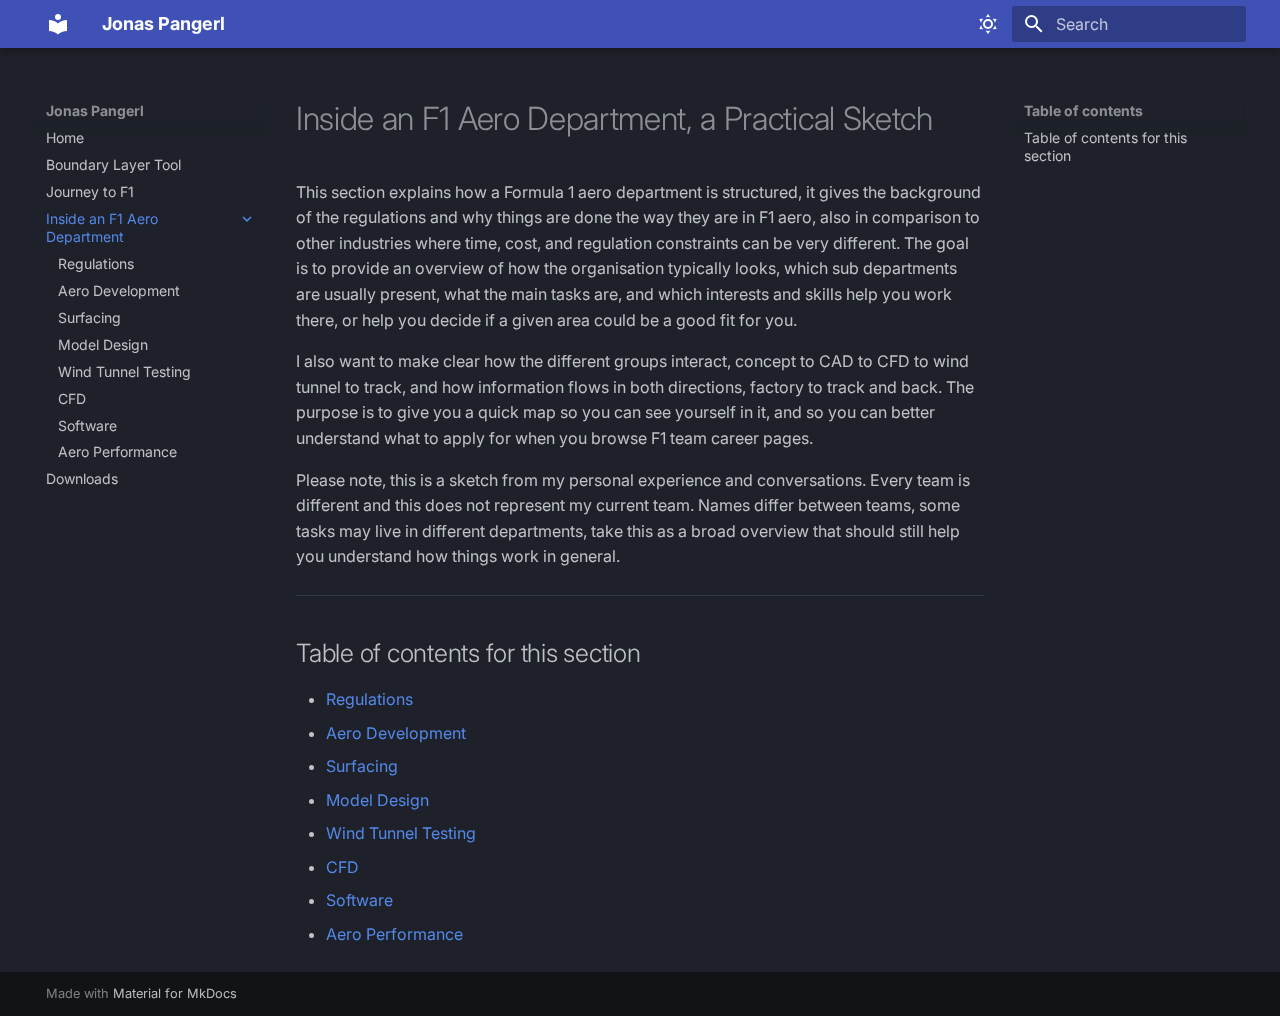
<file: f1-aero/index.html>
<!doctype html>
<html lang="en" class="no-js">
  <head>
    
      <meta charset="utf-8">
      <meta name="viewport" content="width=device-width,initial-scale=1">
      
      
      
      
        <link rel="prev" href="../journey-to-f1/">
      
      
        <link rel="next" href="regulations/">
      
      
      <link rel="icon" href="../assets/images/favicon.png">
      <meta name="generator" content="mkdocs-1.6.1, mkdocs-material-9.6.23">
    
    
      
        <title>Inside an F1 Aero Department, a Practical Sketch - Jonas Pangerl</title>
      
    
    
      <link rel="stylesheet" href="../assets/stylesheets/main.84d31ad4.min.css">
      
        
        <link rel="stylesheet" href="../assets/stylesheets/palette.06af60db.min.css">
      
      


    
    
      
    
    
      
        
        
        <link rel="preconnect" href="https://fonts.gstatic.com" crossorigin>
        <link rel="stylesheet" href="https://fonts.googleapis.com/css?family=Inter:300,300i,400,400i,700,700i%7CFira+Code:400,400i,700,700i&display=fallback">
        <style>:root{--md-text-font:"Inter";--md-code-font:"Fira Code"}</style>
      
    
    
      <link rel="stylesheet" href="../styles/extra.css">
    
    <script>__md_scope=new URL("..",location),__md_hash=e=>[...e].reduce(((e,_)=>(e<<5)-e+_.charCodeAt(0)),0),__md_get=(e,_=localStorage,t=__md_scope)=>JSON.parse(_.getItem(t.pathname+"."+e)),__md_set=(e,_,t=localStorage,a=__md_scope)=>{try{t.setItem(a.pathname+"."+e,JSON.stringify(_))}catch(e){}}</script>
    
      

    
    
    
  </head>
  
  
    
    
      
    
    
    
    
    <body dir="ltr" data-md-color-scheme="slate" data-md-color-primary="indigo" data-md-color-accent="indigo">
  
    
    <input class="md-toggle" data-md-toggle="drawer" type="checkbox" id="__drawer" autocomplete="off">
    <input class="md-toggle" data-md-toggle="search" type="checkbox" id="__search" autocomplete="off">
    <label class="md-overlay" for="__drawer"></label>
    <div data-md-component="skip">
      
        
        <a href="#inside-an-f1-aero-department-a-practical-sketch" class="md-skip">
          Skip to content
        </a>
      
    </div>
    <div data-md-component="announce">
      
    </div>
    
    
      

  

<header class="md-header md-header--shadow" data-md-component="header">
  <nav class="md-header__inner md-grid" aria-label="Header">
    <a href=".." title="Jonas Pangerl" class="md-header__button md-logo" aria-label="Jonas Pangerl" data-md-component="logo">
      
  
  <svg xmlns="http://www.w3.org/2000/svg" viewBox="0 0 24 24"><path d="M12 8a3 3 0 0 0 3-3 3 3 0 0 0-3-3 3 3 0 0 0-3 3 3 3 0 0 0 3 3m0 3.54C9.64 9.35 6.5 8 3 8v11c3.5 0 6.64 1.35 9 3.54 2.36-2.19 5.5-3.54 9-3.54V8c-3.5 0-6.64 1.35-9 3.54"/></svg>

    </a>
    <label class="md-header__button md-icon" for="__drawer">
      
      <svg xmlns="http://www.w3.org/2000/svg" viewBox="0 0 24 24"><path d="M3 6h18v2H3zm0 5h18v2H3zm0 5h18v2H3z"/></svg>
    </label>
    <div class="md-header__title" data-md-component="header-title">
      <div class="md-header__ellipsis">
        <div class="md-header__topic">
          <span class="md-ellipsis">
            Jonas Pangerl
          </span>
        </div>
        <div class="md-header__topic" data-md-component="header-topic">
          <span class="md-ellipsis">
            
              Inside an F1 Aero Department, a Practical Sketch
            
          </span>
        </div>
      </div>
    </div>
    
      
        <form class="md-header__option" data-md-component="palette">
  
    
    
    
    <input class="md-option" data-md-color-media="" data-md-color-scheme="slate" data-md-color-primary="indigo" data-md-color-accent="indigo"  aria-label="Switch to light mode"  type="radio" name="__palette" id="__palette_0">
    
      <label class="md-header__button md-icon" title="Switch to light mode" for="__palette_1" hidden>
        <svg xmlns="http://www.w3.org/2000/svg" viewBox="0 0 24 24"><path d="M12 7a5 5 0 0 1 5 5 5 5 0 0 1-5 5 5 5 0 0 1-5-5 5 5 0 0 1 5-5m0 2a3 3 0 0 0-3 3 3 3 0 0 0 3 3 3 3 0 0 0 3-3 3 3 0 0 0-3-3m0-7 2.39 3.42C13.65 5.15 12.84 5 12 5s-1.65.15-2.39.42zM3.34 7l4.16-.35A7.2 7.2 0 0 0 5.94 8.5c-.44.74-.69 1.5-.83 2.29zm.02 10 1.76-3.77a7.131 7.131 0 0 0 2.38 4.14zM20.65 7l-1.77 3.79a7.02 7.02 0 0 0-2.38-4.15zm-.01 10-4.14.36c.59-.51 1.12-1.14 1.54-1.86.42-.73.69-1.5.83-2.29zM12 22l-2.41-3.44c.74.27 1.55.44 2.41.44.82 0 1.63-.17 2.37-.44z"/></svg>
      </label>
    
  
    
    
    
    <input class="md-option" data-md-color-media="" data-md-color-scheme="default" data-md-color-primary="indigo" data-md-color-accent="indigo"  aria-label="Switch to dark mode"  type="radio" name="__palette" id="__palette_1">
    
      <label class="md-header__button md-icon" title="Switch to dark mode" for="__palette_0" hidden>
        <svg xmlns="http://www.w3.org/2000/svg" viewBox="0 0 24 24"><path d="m17.75 4.09-2.53 1.94.91 3.06-2.63-1.81-2.63 1.81.91-3.06-2.53-1.94L12.44 4l1.06-3 1.06 3zm3.5 6.91-1.64 1.25.59 1.98-1.7-1.17-1.7 1.17.59-1.98L15.75 11l2.06-.05L18.5 9l.69 1.95zm-2.28 4.95c.83-.08 1.72 1.1 1.19 1.85-.32.45-.66.87-1.08 1.27C15.17 23 8.84 23 4.94 19.07c-3.91-3.9-3.91-10.24 0-14.14.4-.4.82-.76 1.27-1.08.75-.53 1.93.36 1.85 1.19-.27 2.86.69 5.83 2.89 8.02a9.96 9.96 0 0 0 8.02 2.89m-1.64 2.02a12.08 12.08 0 0 1-7.8-3.47c-2.17-2.19-3.33-5-3.49-7.82-2.81 3.14-2.7 7.96.31 10.98 3.02 3.01 7.84 3.12 10.98.31"/></svg>
      </label>
    
  
</form>
      
    
    
      <script>var palette=__md_get("__palette");if(palette&&palette.color){if("(prefers-color-scheme)"===palette.color.media){var media=matchMedia("(prefers-color-scheme: light)"),input=document.querySelector(media.matches?"[data-md-color-media='(prefers-color-scheme: light)']":"[data-md-color-media='(prefers-color-scheme: dark)']");palette.color.media=input.getAttribute("data-md-color-media"),palette.color.scheme=input.getAttribute("data-md-color-scheme"),palette.color.primary=input.getAttribute("data-md-color-primary"),palette.color.accent=input.getAttribute("data-md-color-accent")}for(var[key,value]of Object.entries(palette.color))document.body.setAttribute("data-md-color-"+key,value)}</script>
    
    
    
      
      
        <label class="md-header__button md-icon" for="__search">
          
          <svg xmlns="http://www.w3.org/2000/svg" viewBox="0 0 24 24"><path d="M9.5 3A6.5 6.5 0 0 1 16 9.5c0 1.61-.59 3.09-1.56 4.23l.27.27h.79l5 5-1.5 1.5-5-5v-.79l-.27-.27A6.52 6.52 0 0 1 9.5 16 6.5 6.5 0 0 1 3 9.5 6.5 6.5 0 0 1 9.5 3m0 2C7 5 5 7 5 9.5S7 14 9.5 14 14 12 14 9.5 12 5 9.5 5"/></svg>
        </label>
        <div class="md-search" data-md-component="search" role="dialog">
  <label class="md-search__overlay" for="__search"></label>
  <div class="md-search__inner" role="search">
    <form class="md-search__form" name="search">
      <input type="text" class="md-search__input" name="query" aria-label="Search" placeholder="Search" autocapitalize="off" autocorrect="off" autocomplete="off" spellcheck="false" data-md-component="search-query" required>
      <label class="md-search__icon md-icon" for="__search">
        
        <svg xmlns="http://www.w3.org/2000/svg" viewBox="0 0 24 24"><path d="M9.5 3A6.5 6.5 0 0 1 16 9.5c0 1.61-.59 3.09-1.56 4.23l.27.27h.79l5 5-1.5 1.5-5-5v-.79l-.27-.27A6.52 6.52 0 0 1 9.5 16 6.5 6.5 0 0 1 3 9.5 6.5 6.5 0 0 1 9.5 3m0 2C7 5 5 7 5 9.5S7 14 9.5 14 14 12 14 9.5 12 5 9.5 5"/></svg>
        
        <svg xmlns="http://www.w3.org/2000/svg" viewBox="0 0 24 24"><path d="M20 11v2H8l5.5 5.5-1.42 1.42L4.16 12l7.92-7.92L13.5 5.5 8 11z"/></svg>
      </label>
      <nav class="md-search__options" aria-label="Search">
        
        <button type="reset" class="md-search__icon md-icon" title="Clear" aria-label="Clear" tabindex="-1">
          
          <svg xmlns="http://www.w3.org/2000/svg" viewBox="0 0 24 24"><path d="M19 6.41 17.59 5 12 10.59 6.41 5 5 6.41 10.59 12 5 17.59 6.41 19 12 13.41 17.59 19 19 17.59 13.41 12z"/></svg>
        </button>
      </nav>
      
        <div class="md-search__suggest" data-md-component="search-suggest"></div>
      
    </form>
    <div class="md-search__output">
      <div class="md-search__scrollwrap" tabindex="0" data-md-scrollfix>
        <div class="md-search-result" data-md-component="search-result">
          <div class="md-search-result__meta">
            Initializing search
          </div>
          <ol class="md-search-result__list" role="presentation"></ol>
        </div>
      </div>
    </div>
  </div>
</div>
      
    
    
  </nav>
  
</header>
    
    <div class="md-container" data-md-component="container">
      
      
        
          
        
      
      <main class="md-main" data-md-component="main">
        <div class="md-main__inner md-grid">
          
            
              
              <div class="md-sidebar md-sidebar--primary" data-md-component="sidebar" data-md-type="navigation" >
                <div class="md-sidebar__scrollwrap">
                  <div class="md-sidebar__inner">
                    



<nav class="md-nav md-nav--primary" aria-label="Navigation" data-md-level="0">
  <label class="md-nav__title" for="__drawer">
    <a href=".." title="Jonas Pangerl" class="md-nav__button md-logo" aria-label="Jonas Pangerl" data-md-component="logo">
      
  
  <svg xmlns="http://www.w3.org/2000/svg" viewBox="0 0 24 24"><path d="M12 8a3 3 0 0 0 3-3 3 3 0 0 0-3-3 3 3 0 0 0-3 3 3 3 0 0 0 3 3m0 3.54C9.64 9.35 6.5 8 3 8v11c3.5 0 6.64 1.35 9 3.54 2.36-2.19 5.5-3.54 9-3.54V8c-3.5 0-6.64 1.35-9 3.54"/></svg>

    </a>
    Jonas Pangerl
  </label>
  
  <ul class="md-nav__list" data-md-scrollfix>
    
      
      
  
  
  
  
    <li class="md-nav__item">
      <a href=".." class="md-nav__link">
        
  
  
  <span class="md-ellipsis">
    Home
    
  </span>
  

      </a>
    </li>
  

    
      
      
  
  
  
  
    <li class="md-nav__item">
      <a href="../boundary_layer_tool/" class="md-nav__link">
        
  
  
  <span class="md-ellipsis">
    Boundary Layer Tool
    
  </span>
  

      </a>
    </li>
  

    
      
      
  
  
  
  
    <li class="md-nav__item">
      <a href="../journey-to-f1/" class="md-nav__link">
        
  
  
  <span class="md-ellipsis">
    Journey to F1
    
  </span>
  

      </a>
    </li>
  

    
      
      
  
  
    
  
  
  
    
    
      
        
          
        
      
        
      
        
      
        
      
        
      
        
      
        
      
        
      
        
      
    
    
    
    
    <li class="md-nav__item md-nav__item--active md-nav__item--nested">
      
        
        
        <input class="md-nav__toggle md-toggle " type="checkbox" id="__nav_4" checked>
        
          
          <div class="md-nav__link md-nav__container">
            <a href="./" class="md-nav__link md-nav__link--active">
              
  
  
  <span class="md-ellipsis">
    Inside an F1 Aero Department
    
  </span>
  

            </a>
            
              
              <label class="md-nav__link md-nav__link--active" for="__nav_4" id="__nav_4_label" tabindex="0">
                <span class="md-nav__icon md-icon"></span>
              </label>
            
          </div>
        
        <nav class="md-nav" data-md-level="1" aria-labelledby="__nav_4_label" aria-expanded="true">
          <label class="md-nav__title" for="__nav_4">
            <span class="md-nav__icon md-icon"></span>
            Inside an F1 Aero Department
          </label>
          <ul class="md-nav__list" data-md-scrollfix>
            
              
            
              
                
  
  
  
  
    <li class="md-nav__item">
      <a href="regulations/" class="md-nav__link">
        
  
  
  <span class="md-ellipsis">
    Regulations
    
  </span>
  

      </a>
    </li>
  

              
            
              
                
  
  
  
  
    <li class="md-nav__item">
      <a href="aerodynamicists/" class="md-nav__link">
        
  
  
  <span class="md-ellipsis">
    Aero Development
    
  </span>
  

      </a>
    </li>
  

              
            
              
                
  
  
  
  
    <li class="md-nav__item">
      <a href="surfacers/" class="md-nav__link">
        
  
  
  <span class="md-ellipsis">
    Surfacing
    
  </span>
  

      </a>
    </li>
  

              
            
              
                
  
  
  
  
    <li class="md-nav__item">
      <a href="model-design/" class="md-nav__link">
        
  
  
  <span class="md-ellipsis">
    Model Design
    
  </span>
  

      </a>
    </li>
  

              
            
              
                
  
  
  
  
    <li class="md-nav__item">
      <a href="wt-testing/" class="md-nav__link">
        
  
  
  <span class="md-ellipsis">
    Wind Tunnel Testing
    
  </span>
  

      </a>
    </li>
  

              
            
              
                
  
  
  
  
    <li class="md-nav__item">
      <a href="cfd/" class="md-nav__link">
        
  
  
  <span class="md-ellipsis">
    CFD
    
  </span>
  

      </a>
    </li>
  

              
            
              
                
  
  
  
  
    <li class="md-nav__item">
      <a href="software/" class="md-nav__link">
        
  
  
  <span class="md-ellipsis">
    Software
    
  </span>
  

      </a>
    </li>
  

              
            
              
                
  
  
  
  
    <li class="md-nav__item">
      <a href="aero-performance/" class="md-nav__link">
        
  
  
  <span class="md-ellipsis">
    Aero Performance
    
  </span>
  

      </a>
    </li>
  

              
            
          </ul>
        </nav>
      
    </li>
  

    
      
      
  
  
  
  
    <li class="md-nav__item">
      <a href="../downloads/" class="md-nav__link">
        
  
  
  <span class="md-ellipsis">
    Downloads
    
  </span>
  

      </a>
    </li>
  

    
  </ul>
</nav>
                  </div>
                </div>
              </div>
            
            
              
              <div class="md-sidebar md-sidebar--secondary" data-md-component="sidebar" data-md-type="toc" >
                <div class="md-sidebar__scrollwrap">
                  <div class="md-sidebar__inner">
                    

<nav class="md-nav md-nav--secondary" aria-label="Table of contents">
  
  
  
    
  
  
    <label class="md-nav__title" for="__toc">
      <span class="md-nav__icon md-icon"></span>
      Table of contents
    </label>
    <ul class="md-nav__list" data-md-component="toc" data-md-scrollfix>
      
        <li class="md-nav__item">
  <a href="#table-of-contents-for-this-section" class="md-nav__link">
    <span class="md-ellipsis">
      Table of contents for this section
    </span>
  </a>
  
</li>
      
    </ul>
  
</nav>
                  </div>
                </div>
              </div>
            
          
          
            <div class="md-content" data-md-component="content">
              <article class="md-content__inner md-typeset">
                
                  



<h1 id="inside-an-f1-aero-department-a-practical-sketch">Inside an F1 Aero Department, a Practical Sketch</h1>
<p>This section explains how a Formula 1 aero department is structured, it gives the background of the regulations and why things are done the way they are in F1 aero, also in comparison to other industries where time, cost, and regulation constraints can be very different. The goal is to provide an overview of how the organisation typically looks, which sub departments are usually present, what the main tasks are, and which interests and skills help you work there, or help you decide if a given area could be a good fit for you.</p>
<p>I also want to make clear how the different groups interact, concept to CAD to CFD to wind tunnel to track, and how information flows in both directions, factory to track and back. The purpose is to give you a quick map so you can see yourself in it, and so you can better understand what to apply for when you browse F1 team career pages.</p>
<p>Please note, this is a sketch from my personal experience and conversations. Every team is different and this does not represent my current team.
Names differ between teams, some tasks may live in different departments, take this as a broad overview that should still help you understand how things work in general.</p>
<hr />
<h2 id="table-of-contents-for-this-section">Table of contents for this section</h2>
<ul>
<li><a href="regulations/">Regulations</a></li>
<li><a href="aerodynamicists/">Aero Development</a></li>
<li><a href="surfacers/">Surfacing</a></li>
<li><a href="model-design/">Model Design</a></li>
<li><a href="wt-testing/">Wind Tunnel Testing</a></li>
<li><a href="cfd/">CFD</a></li>
<li><a href="software/">Software</a></li>
<li><a href="aero-performance/">Aero Performance</a></li>
</ul>












                
              </article>
            </div>
          
          
<script>var target=document.getElementById(location.hash.slice(1));target&&target.name&&(target.checked=target.name.startsWith("__tabbed_"))</script>
        </div>
        
          <button type="button" class="md-top md-icon" data-md-component="top" hidden>
  
  <svg xmlns="http://www.w3.org/2000/svg" viewBox="0 0 24 24"><path d="M13 20h-2V8l-5.5 5.5-1.42-1.42L12 4.16l7.92 7.92-1.42 1.42L13 8z"/></svg>
  Back to top
</button>
        
      </main>
      
        <footer class="md-footer">
  
  <div class="md-footer-meta md-typeset">
    <div class="md-footer-meta__inner md-grid">
      <div class="md-copyright">
  
  
    Made with
    <a href="https://squidfunk.github.io/mkdocs-material/" target="_blank" rel="noopener">
      Material for MkDocs
    </a>
  
</div>
      
    </div>
  </div>
</footer>
      
    </div>
    <div class="md-dialog" data-md-component="dialog">
      <div class="md-dialog__inner md-typeset"></div>
    </div>
    
    
    
      
      <script id="__config" type="application/json">{"base": "..", "features": ["navigation.top", "navigation.expand", "search.suggest", "content.code.copy", "navigation.expand", "navigation.indexes", "content.code.copy"], "search": "../assets/javascripts/workers/search.973d3a69.min.js", "tags": null, "translations": {"clipboard.copied": "Copied to clipboard", "clipboard.copy": "Copy to clipboard", "search.result.more.one": "1 more on this page", "search.result.more.other": "# more on this page", "search.result.none": "No matching documents", "search.result.one": "1 matching document", "search.result.other": "# matching documents", "search.result.placeholder": "Type to start searching", "search.result.term.missing": "Missing", "select.version": "Select version"}, "version": null}</script>
    
    
      <script src="../assets/javascripts/bundle.f55a23d4.min.js"></script>
      
    
  </body>
</html>
</file>
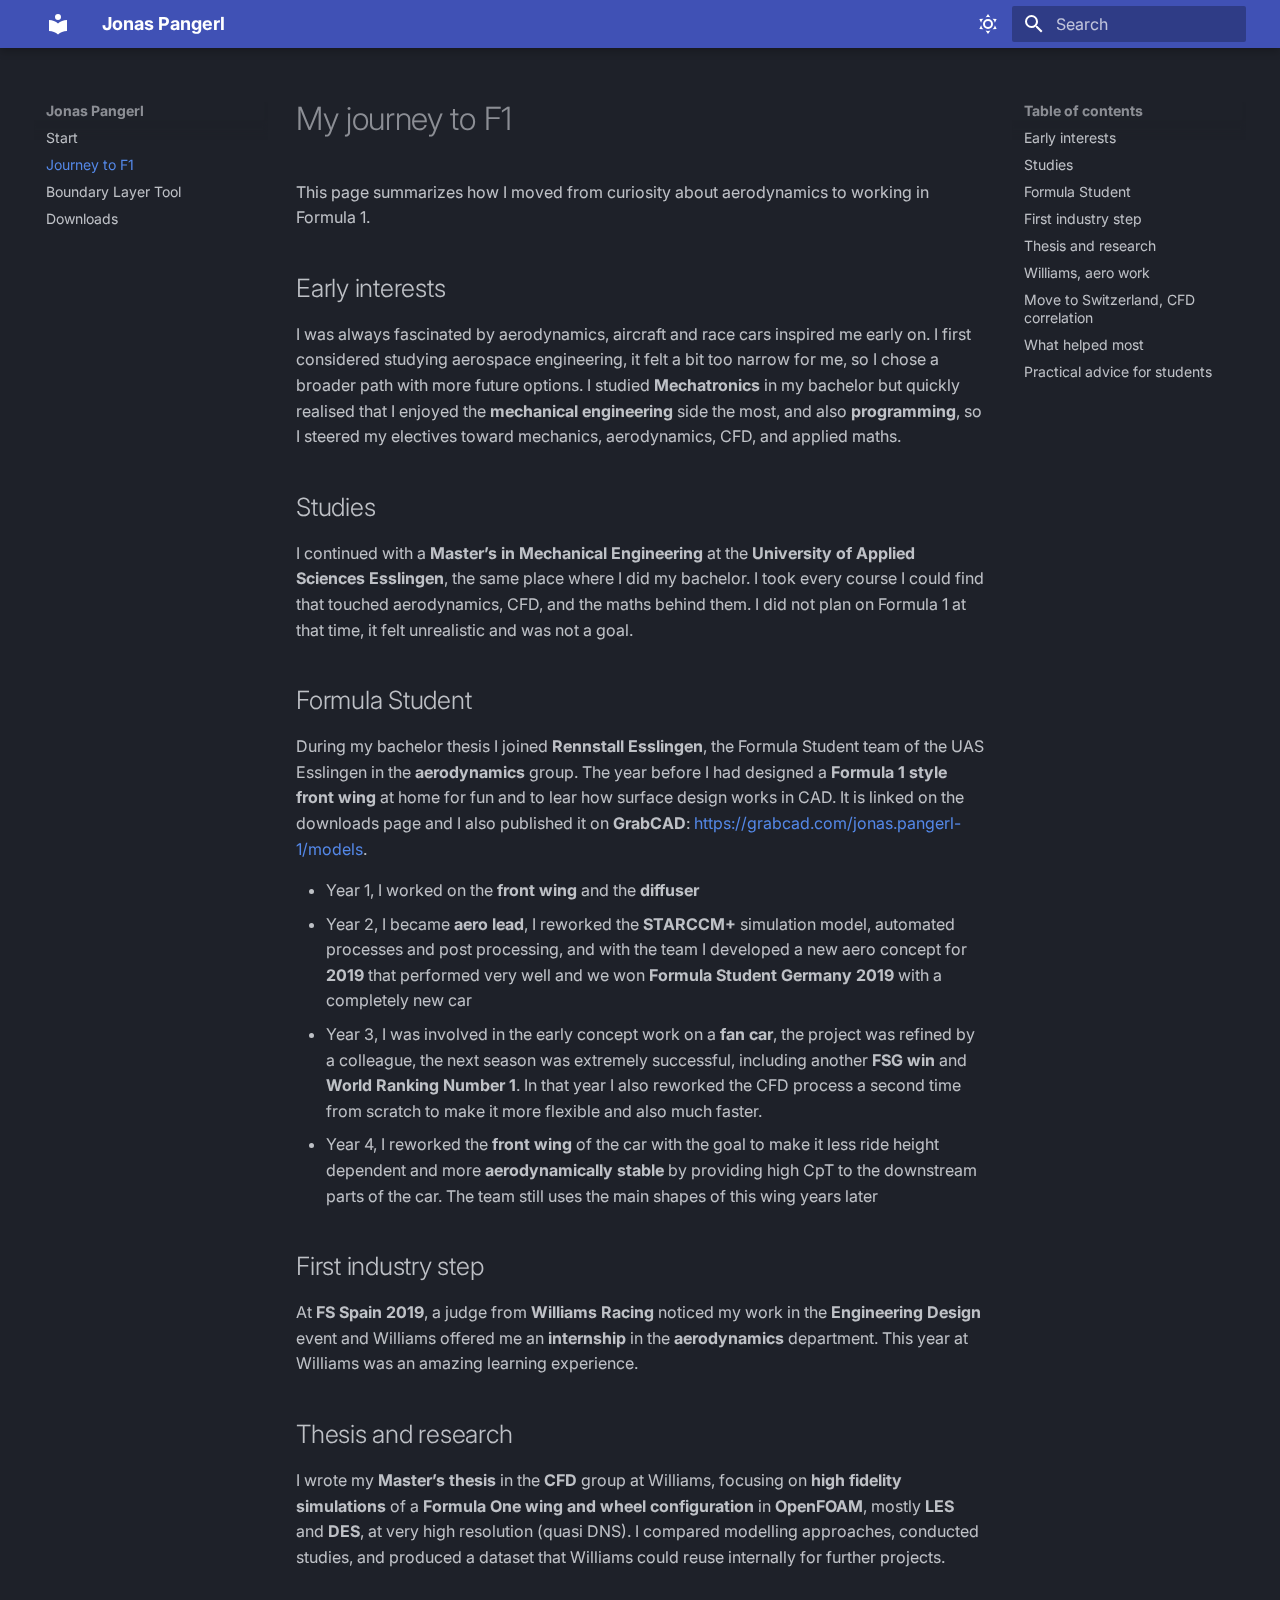
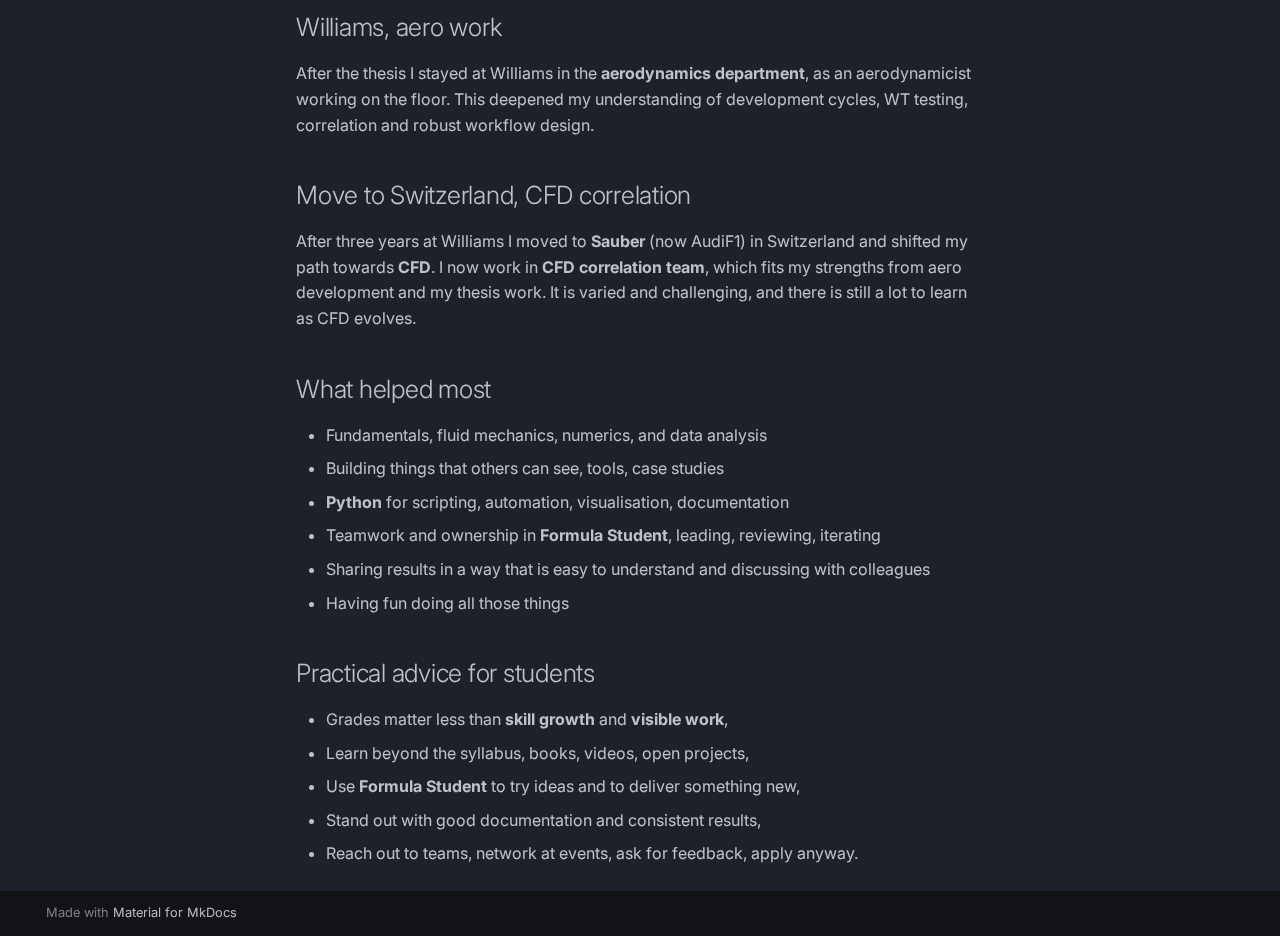
<file: journey-to-f1/index.html>
<!doctype html>
<html lang="en" class="no-js">
  <head>
    
      <meta charset="utf-8">
      <meta name="viewport" content="width=device-width,initial-scale=1">
      
      
      
      
        <link rel="prev" href="..">
      
      
        <link rel="next" href="../boundary_layer_tool/">
      
      
      <link rel="icon" href="../assets/images/favicon.png">
      <meta name="generator" content="mkdocs-1.6.1, mkdocs-material-9.6.23">
    
    
      
        <title>Journey to F1 - Jonas Pangerl</title>
      
    
    
      <link rel="stylesheet" href="../assets/stylesheets/main.84d31ad4.min.css">
      
        
        <link rel="stylesheet" href="../assets/stylesheets/palette.06af60db.min.css">
      
      


    
    
      
    
    
      
        
        
        <link rel="preconnect" href="https://fonts.gstatic.com" crossorigin>
        <link rel="stylesheet" href="https://fonts.googleapis.com/css?family=Inter:300,300i,400,400i,700,700i%7CFira+Code:400,400i,700,700i&display=fallback">
        <style>:root{--md-text-font:"Inter";--md-code-font:"Fira Code"}</style>
      
    
    
    <script>__md_scope=new URL("..",location),__md_hash=e=>[...e].reduce(((e,_)=>(e<<5)-e+_.charCodeAt(0)),0),__md_get=(e,_=localStorage,t=__md_scope)=>JSON.parse(_.getItem(t.pathname+"."+e)),__md_set=(e,_,t=localStorage,a=__md_scope)=>{try{t.setItem(a.pathname+"."+e,JSON.stringify(_))}catch(e){}}</script>
    
      

    
    
    
  </head>
  
  
    
    
      
    
    
    
    
    <body dir="ltr" data-md-color-scheme="slate" data-md-color-primary="indigo" data-md-color-accent="indigo">
  
    
    <input class="md-toggle" data-md-toggle="drawer" type="checkbox" id="__drawer" autocomplete="off">
    <input class="md-toggle" data-md-toggle="search" type="checkbox" id="__search" autocomplete="off">
    <label class="md-overlay" for="__drawer"></label>
    <div data-md-component="skip">
      
        
        <a href="#my-journey-to-f1" class="md-skip">
          Skip to content
        </a>
      
    </div>
    <div data-md-component="announce">
      
    </div>
    
    
      

  

<header class="md-header md-header--shadow" data-md-component="header">
  <nav class="md-header__inner md-grid" aria-label="Header">
    <a href=".." title="Jonas Pangerl" class="md-header__button md-logo" aria-label="Jonas Pangerl" data-md-component="logo">
      
  
  <svg xmlns="http://www.w3.org/2000/svg" viewBox="0 0 24 24"><path d="M12 8a3 3 0 0 0 3-3 3 3 0 0 0-3-3 3 3 0 0 0-3 3 3 3 0 0 0 3 3m0 3.54C9.64 9.35 6.5 8 3 8v11c3.5 0 6.64 1.35 9 3.54 2.36-2.19 5.5-3.54 9-3.54V8c-3.5 0-6.64 1.35-9 3.54"/></svg>

    </a>
    <label class="md-header__button md-icon" for="__drawer">
      
      <svg xmlns="http://www.w3.org/2000/svg" viewBox="0 0 24 24"><path d="M3 6h18v2H3zm0 5h18v2H3zm0 5h18v2H3z"/></svg>
    </label>
    <div class="md-header__title" data-md-component="header-title">
      <div class="md-header__ellipsis">
        <div class="md-header__topic">
          <span class="md-ellipsis">
            Jonas Pangerl
          </span>
        </div>
        <div class="md-header__topic" data-md-component="header-topic">
          <span class="md-ellipsis">
            
              Journey to F1
            
          </span>
        </div>
      </div>
    </div>
    
      
        <form class="md-header__option" data-md-component="palette">
  
    
    
    
    <input class="md-option" data-md-color-media="" data-md-color-scheme="slate" data-md-color-primary="indigo" data-md-color-accent="indigo"  aria-label="Switch to light mode"  type="radio" name="__palette" id="__palette_0">
    
      <label class="md-header__button md-icon" title="Switch to light mode" for="__palette_1" hidden>
        <svg xmlns="http://www.w3.org/2000/svg" viewBox="0 0 24 24"><path d="M12 7a5 5 0 0 1 5 5 5 5 0 0 1-5 5 5 5 0 0 1-5-5 5 5 0 0 1 5-5m0 2a3 3 0 0 0-3 3 3 3 0 0 0 3 3 3 3 0 0 0 3-3 3 3 0 0 0-3-3m0-7 2.39 3.42C13.65 5.15 12.84 5 12 5s-1.65.15-2.39.42zM3.34 7l4.16-.35A7.2 7.2 0 0 0 5.94 8.5c-.44.74-.69 1.5-.83 2.29zm.02 10 1.76-3.77a7.131 7.131 0 0 0 2.38 4.14zM20.65 7l-1.77 3.79a7.02 7.02 0 0 0-2.38-4.15zm-.01 10-4.14.36c.59-.51 1.12-1.14 1.54-1.86.42-.73.69-1.5.83-2.29zM12 22l-2.41-3.44c.74.27 1.55.44 2.41.44.82 0 1.63-.17 2.37-.44z"/></svg>
      </label>
    
  
    
    
    
    <input class="md-option" data-md-color-media="" data-md-color-scheme="default" data-md-color-primary="indigo" data-md-color-accent="indigo"  aria-label="Switch to dark mode"  type="radio" name="__palette" id="__palette_1">
    
      <label class="md-header__button md-icon" title="Switch to dark mode" for="__palette_0" hidden>
        <svg xmlns="http://www.w3.org/2000/svg" viewBox="0 0 24 24"><path d="m17.75 4.09-2.53 1.94.91 3.06-2.63-1.81-2.63 1.81.91-3.06-2.53-1.94L12.44 4l1.06-3 1.06 3zm3.5 6.91-1.64 1.25.59 1.98-1.7-1.17-1.7 1.17.59-1.98L15.75 11l2.06-.05L18.5 9l.69 1.95zm-2.28 4.95c.83-.08 1.72 1.1 1.19 1.85-.32.45-.66.87-1.08 1.27C15.17 23 8.84 23 4.94 19.07c-3.91-3.9-3.91-10.24 0-14.14.4-.4.82-.76 1.27-1.08.75-.53 1.93.36 1.85 1.19-.27 2.86.69 5.83 2.89 8.02a9.96 9.96 0 0 0 8.02 2.89m-1.64 2.02a12.08 12.08 0 0 1-7.8-3.47c-2.17-2.19-3.33-5-3.49-7.82-2.81 3.14-2.7 7.96.31 10.98 3.02 3.01 7.84 3.12 10.98.31"/></svg>
      </label>
    
  
</form>
      
    
    
      <script>var palette=__md_get("__palette");if(palette&&palette.color){if("(prefers-color-scheme)"===palette.color.media){var media=matchMedia("(prefers-color-scheme: light)"),input=document.querySelector(media.matches?"[data-md-color-media='(prefers-color-scheme: light)']":"[data-md-color-media='(prefers-color-scheme: dark)']");palette.color.media=input.getAttribute("data-md-color-media"),palette.color.scheme=input.getAttribute("data-md-color-scheme"),palette.color.primary=input.getAttribute("data-md-color-primary"),palette.color.accent=input.getAttribute("data-md-color-accent")}for(var[key,value]of Object.entries(palette.color))document.body.setAttribute("data-md-color-"+key,value)}</script>
    
    
    
      
      
        <label class="md-header__button md-icon" for="__search">
          
          <svg xmlns="http://www.w3.org/2000/svg" viewBox="0 0 24 24"><path d="M9.5 3A6.5 6.5 0 0 1 16 9.5c0 1.61-.59 3.09-1.56 4.23l.27.27h.79l5 5-1.5 1.5-5-5v-.79l-.27-.27A6.52 6.52 0 0 1 9.5 16 6.5 6.5 0 0 1 3 9.5 6.5 6.5 0 0 1 9.5 3m0 2C7 5 5 7 5 9.5S7 14 9.5 14 14 12 14 9.5 12 5 9.5 5"/></svg>
        </label>
        <div class="md-search" data-md-component="search" role="dialog">
  <label class="md-search__overlay" for="__search"></label>
  <div class="md-search__inner" role="search">
    <form class="md-search__form" name="search">
      <input type="text" class="md-search__input" name="query" aria-label="Search" placeholder="Search" autocapitalize="off" autocorrect="off" autocomplete="off" spellcheck="false" data-md-component="search-query" required>
      <label class="md-search__icon md-icon" for="__search">
        
        <svg xmlns="http://www.w3.org/2000/svg" viewBox="0 0 24 24"><path d="M9.5 3A6.5 6.5 0 0 1 16 9.5c0 1.61-.59 3.09-1.56 4.23l.27.27h.79l5 5-1.5 1.5-5-5v-.79l-.27-.27A6.52 6.52 0 0 1 9.5 16 6.5 6.5 0 0 1 3 9.5 6.5 6.5 0 0 1 9.5 3m0 2C7 5 5 7 5 9.5S7 14 9.5 14 14 12 14 9.5 12 5 9.5 5"/></svg>
        
        <svg xmlns="http://www.w3.org/2000/svg" viewBox="0 0 24 24"><path d="M20 11v2H8l5.5 5.5-1.42 1.42L4.16 12l7.92-7.92L13.5 5.5 8 11z"/></svg>
      </label>
      <nav class="md-search__options" aria-label="Search">
        
        <button type="reset" class="md-search__icon md-icon" title="Clear" aria-label="Clear" tabindex="-1">
          
          <svg xmlns="http://www.w3.org/2000/svg" viewBox="0 0 24 24"><path d="M19 6.41 17.59 5 12 10.59 6.41 5 5 6.41 10.59 12 5 17.59 6.41 19 12 13.41 17.59 19 19 17.59 13.41 12z"/></svg>
        </button>
      </nav>
      
        <div class="md-search__suggest" data-md-component="search-suggest"></div>
      
    </form>
    <div class="md-search__output">
      <div class="md-search__scrollwrap" tabindex="0" data-md-scrollfix>
        <div class="md-search-result" data-md-component="search-result">
          <div class="md-search-result__meta">
            Initializing search
          </div>
          <ol class="md-search-result__list" role="presentation"></ol>
        </div>
      </div>
    </div>
  </div>
</div>
      
    
    
  </nav>
  
</header>
    
    <div class="md-container" data-md-component="container">
      
      
        
          
        
      
      <main class="md-main" data-md-component="main">
        <div class="md-main__inner md-grid">
          
            
              
              <div class="md-sidebar md-sidebar--primary" data-md-component="sidebar" data-md-type="navigation" >
                <div class="md-sidebar__scrollwrap">
                  <div class="md-sidebar__inner">
                    



<nav class="md-nav md-nav--primary" aria-label="Navigation" data-md-level="0">
  <label class="md-nav__title" for="__drawer">
    <a href=".." title="Jonas Pangerl" class="md-nav__button md-logo" aria-label="Jonas Pangerl" data-md-component="logo">
      
  
  <svg xmlns="http://www.w3.org/2000/svg" viewBox="0 0 24 24"><path d="M12 8a3 3 0 0 0 3-3 3 3 0 0 0-3-3 3 3 0 0 0-3 3 3 3 0 0 0 3 3m0 3.54C9.64 9.35 6.5 8 3 8v11c3.5 0 6.64 1.35 9 3.54 2.36-2.19 5.5-3.54 9-3.54V8c-3.5 0-6.64 1.35-9 3.54"/></svg>

    </a>
    Jonas Pangerl
  </label>
  
  <ul class="md-nav__list" data-md-scrollfix>
    
      
      
  
  
  
  
    <li class="md-nav__item">
      <a href=".." class="md-nav__link">
        
  
  
  <span class="md-ellipsis">
    Start
    
  </span>
  

      </a>
    </li>
  

    
      
      
  
  
    
  
  
  
    <li class="md-nav__item md-nav__item--active">
      
      <input class="md-nav__toggle md-toggle" type="checkbox" id="__toc">
      
      
        
      
      
        <label class="md-nav__link md-nav__link--active" for="__toc">
          
  
  
  <span class="md-ellipsis">
    Journey to F1
    
  </span>
  

          <span class="md-nav__icon md-icon"></span>
        </label>
      
      <a href="./" class="md-nav__link md-nav__link--active">
        
  
  
  <span class="md-ellipsis">
    Journey to F1
    
  </span>
  

      </a>
      
        

<nav class="md-nav md-nav--secondary" aria-label="Table of contents">
  
  
  
    
  
  
    <label class="md-nav__title" for="__toc">
      <span class="md-nav__icon md-icon"></span>
      Table of contents
    </label>
    <ul class="md-nav__list" data-md-component="toc" data-md-scrollfix>
      
        <li class="md-nav__item">
  <a href="#early-interests" class="md-nav__link">
    <span class="md-ellipsis">
      Early interests
    </span>
  </a>
  
</li>
      
        <li class="md-nav__item">
  <a href="#studies" class="md-nav__link">
    <span class="md-ellipsis">
      Studies
    </span>
  </a>
  
</li>
      
        <li class="md-nav__item">
  <a href="#formula-student" class="md-nav__link">
    <span class="md-ellipsis">
      Formula Student
    </span>
  </a>
  
</li>
      
        <li class="md-nav__item">
  <a href="#first-industry-step" class="md-nav__link">
    <span class="md-ellipsis">
      First industry step
    </span>
  </a>
  
</li>
      
        <li class="md-nav__item">
  <a href="#thesis-and-research" class="md-nav__link">
    <span class="md-ellipsis">
      Thesis and research
    </span>
  </a>
  
</li>
      
        <li class="md-nav__item">
  <a href="#williams-aero-work" class="md-nav__link">
    <span class="md-ellipsis">
      Williams, aero work
    </span>
  </a>
  
</li>
      
        <li class="md-nav__item">
  <a href="#move-to-switzerland-cfd-correlation" class="md-nav__link">
    <span class="md-ellipsis">
      Move to Switzerland, CFD correlation
    </span>
  </a>
  
</li>
      
        <li class="md-nav__item">
  <a href="#what-helped-most" class="md-nav__link">
    <span class="md-ellipsis">
      What helped most
    </span>
  </a>
  
</li>
      
        <li class="md-nav__item">
  <a href="#practical-advice-for-students" class="md-nav__link">
    <span class="md-ellipsis">
      Practical advice for students
    </span>
  </a>
  
</li>
      
    </ul>
  
</nav>
      
    </li>
  

    
      
      
  
  
  
  
    <li class="md-nav__item">
      <a href="../boundary_layer_tool/" class="md-nav__link">
        
  
  
  <span class="md-ellipsis">
    Boundary Layer Tool
    
  </span>
  

      </a>
    </li>
  

    
      
      
  
  
  
  
    <li class="md-nav__item">
      <a href="../downloads/" class="md-nav__link">
        
  
  
  <span class="md-ellipsis">
    Downloads
    
  </span>
  

      </a>
    </li>
  

    
  </ul>
</nav>
                  </div>
                </div>
              </div>
            
            
              
              <div class="md-sidebar md-sidebar--secondary" data-md-component="sidebar" data-md-type="toc" >
                <div class="md-sidebar__scrollwrap">
                  <div class="md-sidebar__inner">
                    

<nav class="md-nav md-nav--secondary" aria-label="Table of contents">
  
  
  
    
  
  
    <label class="md-nav__title" for="__toc">
      <span class="md-nav__icon md-icon"></span>
      Table of contents
    </label>
    <ul class="md-nav__list" data-md-component="toc" data-md-scrollfix>
      
        <li class="md-nav__item">
  <a href="#early-interests" class="md-nav__link">
    <span class="md-ellipsis">
      Early interests
    </span>
  </a>
  
</li>
      
        <li class="md-nav__item">
  <a href="#studies" class="md-nav__link">
    <span class="md-ellipsis">
      Studies
    </span>
  </a>
  
</li>
      
        <li class="md-nav__item">
  <a href="#formula-student" class="md-nav__link">
    <span class="md-ellipsis">
      Formula Student
    </span>
  </a>
  
</li>
      
        <li class="md-nav__item">
  <a href="#first-industry-step" class="md-nav__link">
    <span class="md-ellipsis">
      First industry step
    </span>
  </a>
  
</li>
      
        <li class="md-nav__item">
  <a href="#thesis-and-research" class="md-nav__link">
    <span class="md-ellipsis">
      Thesis and research
    </span>
  </a>
  
</li>
      
        <li class="md-nav__item">
  <a href="#williams-aero-work" class="md-nav__link">
    <span class="md-ellipsis">
      Williams, aero work
    </span>
  </a>
  
</li>
      
        <li class="md-nav__item">
  <a href="#move-to-switzerland-cfd-correlation" class="md-nav__link">
    <span class="md-ellipsis">
      Move to Switzerland, CFD correlation
    </span>
  </a>
  
</li>
      
        <li class="md-nav__item">
  <a href="#what-helped-most" class="md-nav__link">
    <span class="md-ellipsis">
      What helped most
    </span>
  </a>
  
</li>
      
        <li class="md-nav__item">
  <a href="#practical-advice-for-students" class="md-nav__link">
    <span class="md-ellipsis">
      Practical advice for students
    </span>
  </a>
  
</li>
      
    </ul>
  
</nav>
                  </div>
                </div>
              </div>
            
          
          
            <div class="md-content" data-md-component="content">
              <article class="md-content__inner md-typeset">
                
                  



<h1 id="my-journey-to-f1">My journey to F1</h1>
<p>This page summarizes how I moved from curiosity about aerodynamics to working in Formula 1.</p>
<h2 id="early-interests">Early interests</h2>
<p>I was always fascinated by aerodynamics, aircraft and race cars inspired me early on.
I first considered studying aerospace engineering, it felt a bit too narrow for me, so I chose a broader path with more future options.
I studied <strong>Mechatronics</strong> in my bachelor but quickly realised that I enjoyed the <strong>mechanical engineering</strong> side the most, and also <strong>programming</strong>, so I steered my electives toward mechanics, aerodynamics, CFD, and applied maths.</p>
<h2 id="studies">Studies</h2>
<p>I continued with a <strong>Master’s in Mechanical Engineering</strong> at the <strong>University of Applied Sciences Esslingen</strong>, the same place where I did my bachelor.
I took every course I could find that touched aerodynamics, CFD, and the maths behind them. I did not plan on Formula 1 at that time, it felt unrealistic and was not a goal.</p>
<h2 id="formula-student">Formula Student</h2>
<p>During my bachelor thesis I joined <strong>Rennstall Esslingen</strong>, the Formula Student team of the UAS Esslingen in the <strong>aerodynamics</strong> group.
The year before I had designed a <strong>Formula 1 style front wing</strong> at home for fun and to lear how surface design works in CAD.
It is linked on the downloads page and I also published it on <strong>GrabCAD</strong>: <a href="https://grabcad.com/jonas.pangerl-1/models">https://grabcad.com/jonas.pangerl-1/models</a>.</p>
<ul>
<li>Year 1, I worked on the <strong>front wing</strong> and the <strong>diffuser</strong>  </li>
<li>Year 2, I became <strong>aero lead</strong>, I reworked the <strong>STARCCM+</strong> simulation model, automated processes and post processing, and with the team I developed a new aero concept for <strong>2019</strong> that performed very well and we won <strong>Formula Student Germany 2019</strong> with a completely new car  </li>
<li>Year 3, I was involved in the early concept work on a <strong>fan car</strong>, the project was refined by a colleague, the next season was extremely successful, including another  <strong>FSG win</strong> and <strong>World Ranking Number 1</strong>. In that year I also reworked the CFD process a second time from scratch to make it more flexible and also much faster.</li>
<li>Year 4, I reworked the <strong>front wing</strong> of the car with the goal to make it less ride height dependent and more <strong>aerodynamically stable</strong> by providing high CpT to the downstream parts of the car. The team still uses the main shapes of this wing years later</li>
</ul>
<h2 id="first-industry-step">First industry step</h2>
<p>At <strong>FS Spain 2019</strong>, a judge from <strong>Williams Racing</strong> noticed my work in the <strong>Engineering Design</strong> event and Williams offered me an <strong>internship</strong> in the <strong>aerodynamics</strong> department. This year at Williams was an amazing learning experience.</p>
<h2 id="thesis-and-research">Thesis and research</h2>
<p>I wrote my <strong>Master’s thesis</strong> in the <strong>CFD</strong> group at Williams, focusing on <strong>high fidelity simulations</strong> of a <strong>Formula One wing and wheel configuration</strong> in <strong>OpenFOAM</strong>, mostly <strong>LES</strong> and <strong>DES</strong>, at very high resolution (quasi DNS). I compared modelling approaches, conducted studies, and produced a dataset that Williams could reuse internally for further projects.</p>
<h2 id="williams-aero-work">Williams, aero work</h2>
<p>After the thesis I stayed at Williams in the <strong>aerodynamics department</strong>, as an aerodynamicist working on the floor. This deepened my understanding of development cycles, WT testing, correlation and robust workflow design.</p>
<h2 id="move-to-switzerland-cfd-correlation">Move to Switzerland, CFD correlation</h2>
<p>After three years at Williams I moved to <strong>Sauber</strong> (now AudiF1) in Switzerland and shifted my path towards <strong>CFD</strong>.
I now work in <strong>CFD correlation team</strong>, which fits my strengths from aero development and my thesis work.
It is varied and challenging, and there is still a lot to learn as CFD evolves.</p>
<h2 id="what-helped-most">What helped most</h2>
<ul>
<li>Fundamentals, fluid mechanics, numerics, and data analysis  </li>
<li>Building things that others can see, tools, case studies </li>
<li><strong>Python</strong> for scripting, automation, visualisation, documentation  </li>
<li>Teamwork and ownership in <strong>Formula Student</strong>, leading, reviewing, iterating  </li>
<li>Sharing results in a way that is easy to understand and discussing with colleagues</li>
<li>Having fun doing all those things</li>
</ul>
<h2 id="practical-advice-for-students">Practical advice for students</h2>
<ul>
<li>Grades matter less than <strong>skill growth</strong> and <strong>visible work</strong>,  </li>
<li>Learn beyond the syllabus, books, videos, open projects,  </li>
<li>Use <strong>Formula Student</strong> to try ideas and to deliver something new,  </li>
<li>Stand out with good documentation and consistent results,  </li>
<li>Reach out to teams, network at events, ask for feedback, apply anyway.</li>
</ul>












                
              </article>
            </div>
          
          
<script>var target=document.getElementById(location.hash.slice(1));target&&target.name&&(target.checked=target.name.startsWith("__tabbed_"))</script>
        </div>
        
          <button type="button" class="md-top md-icon" data-md-component="top" hidden>
  
  <svg xmlns="http://www.w3.org/2000/svg" viewBox="0 0 24 24"><path d="M13 20h-2V8l-5.5 5.5-1.42-1.42L12 4.16l7.92 7.92-1.42 1.42L13 8z"/></svg>
  Back to top
</button>
        
      </main>
      
        <footer class="md-footer">
  
  <div class="md-footer-meta md-typeset">
    <div class="md-footer-meta__inner md-grid">
      <div class="md-copyright">
  
  
    Made with
    <a href="https://squidfunk.github.io/mkdocs-material/" target="_blank" rel="noopener">
      Material for MkDocs
    </a>
  
</div>
      
    </div>
  </div>
</footer>
      
    </div>
    <div class="md-dialog" data-md-component="dialog">
      <div class="md-dialog__inner md-typeset"></div>
    </div>
    
    
    
      
      <script id="__config" type="application/json">{"base": "..", "features": ["navigation.top", "navigation.expand", "search.suggest", "content.code.copy"], "search": "../assets/javascripts/workers/search.973d3a69.min.js", "tags": null, "translations": {"clipboard.copied": "Copied to clipboard", "clipboard.copy": "Copy to clipboard", "search.result.more.one": "1 more on this page", "search.result.more.other": "# more on this page", "search.result.none": "No matching documents", "search.result.one": "1 matching document", "search.result.other": "# matching documents", "search.result.placeholder": "Type to start searching", "search.result.term.missing": "Missing", "select.version": "Select version"}, "version": null}</script>
    
    
      <script src="../assets/javascripts/bundle.f55a23d4.min.js"></script>
      
    
  </body>
</html>
</file>
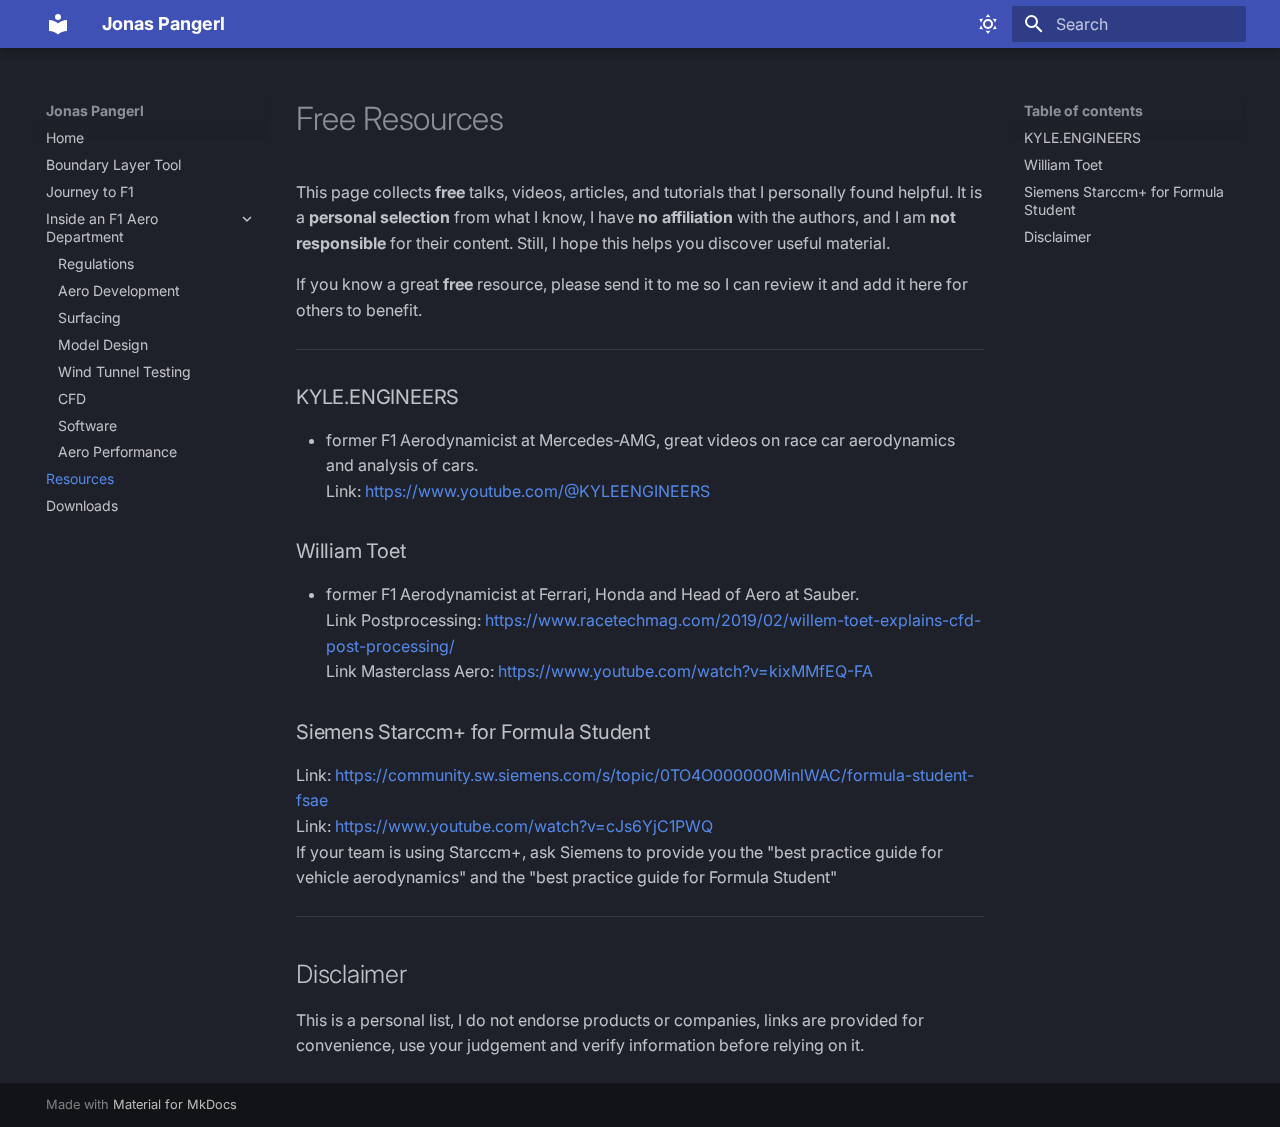
<file: resources/index.html>
<!doctype html>
<html lang="en" class="no-js">
  <head>
    
      <meta charset="utf-8">
      <meta name="viewport" content="width=device-width,initial-scale=1">
      
      
      
      
        <link rel="prev" href="../f1-aero/aero-performance/">
      
      
        <link rel="next" href="../downloads/">
      
      
      <link rel="icon" href="../assets/images/favicon.png">
      <meta name="generator" content="mkdocs-1.6.1, mkdocs-material-9.6.23">
    
    
      
        <title>Resources - Jonas Pangerl</title>
      
    
    
      <link rel="stylesheet" href="../assets/stylesheets/main.84d31ad4.min.css">
      
        
        <link rel="stylesheet" href="../assets/stylesheets/palette.06af60db.min.css">
      
      


    
    
      
    
    
      
        
        
        <link rel="preconnect" href="https://fonts.gstatic.com" crossorigin>
        <link rel="stylesheet" href="https://fonts.googleapis.com/css?family=Inter:300,300i,400,400i,700,700i%7CFira+Code:400,400i,700,700i&display=fallback">
        <style>:root{--md-text-font:"Inter";--md-code-font:"Fira Code"}</style>
      
    
    
      <link rel="stylesheet" href="../styles/extra.css">
    
    <script>__md_scope=new URL("..",location),__md_hash=e=>[...e].reduce(((e,_)=>(e<<5)-e+_.charCodeAt(0)),0),__md_get=(e,_=localStorage,t=__md_scope)=>JSON.parse(_.getItem(t.pathname+"."+e)),__md_set=(e,_,t=localStorage,a=__md_scope)=>{try{t.setItem(a.pathname+"."+e,JSON.stringify(_))}catch(e){}}</script>
    
      

    
    
    
  </head>
  
  
    
    
      
    
    
    
    
    <body dir="ltr" data-md-color-scheme="slate" data-md-color-primary="indigo" data-md-color-accent="indigo">
  
    
    <input class="md-toggle" data-md-toggle="drawer" type="checkbox" id="__drawer" autocomplete="off">
    <input class="md-toggle" data-md-toggle="search" type="checkbox" id="__search" autocomplete="off">
    <label class="md-overlay" for="__drawer"></label>
    <div data-md-component="skip">
      
        
        <a href="#free-resources" class="md-skip">
          Skip to content
        </a>
      
    </div>
    <div data-md-component="announce">
      
    </div>
    
    
      

  

<header class="md-header md-header--shadow" data-md-component="header">
  <nav class="md-header__inner md-grid" aria-label="Header">
    <a href=".." title="Jonas Pangerl" class="md-header__button md-logo" aria-label="Jonas Pangerl" data-md-component="logo">
      
  
  <svg xmlns="http://www.w3.org/2000/svg" viewBox="0 0 24 24"><path d="M12 8a3 3 0 0 0 3-3 3 3 0 0 0-3-3 3 3 0 0 0-3 3 3 3 0 0 0 3 3m0 3.54C9.64 9.35 6.5 8 3 8v11c3.5 0 6.64 1.35 9 3.54 2.36-2.19 5.5-3.54 9-3.54V8c-3.5 0-6.64 1.35-9 3.54"/></svg>

    </a>
    <label class="md-header__button md-icon" for="__drawer">
      
      <svg xmlns="http://www.w3.org/2000/svg" viewBox="0 0 24 24"><path d="M3 6h18v2H3zm0 5h18v2H3zm0 5h18v2H3z"/></svg>
    </label>
    <div class="md-header__title" data-md-component="header-title">
      <div class="md-header__ellipsis">
        <div class="md-header__topic">
          <span class="md-ellipsis">
            Jonas Pangerl
          </span>
        </div>
        <div class="md-header__topic" data-md-component="header-topic">
          <span class="md-ellipsis">
            
              Resources
            
          </span>
        </div>
      </div>
    </div>
    
      
        <form class="md-header__option" data-md-component="palette">
  
    
    
    
    <input class="md-option" data-md-color-media="" data-md-color-scheme="slate" data-md-color-primary="indigo" data-md-color-accent="indigo"  aria-label="Switch to light mode"  type="radio" name="__palette" id="__palette_0">
    
      <label class="md-header__button md-icon" title="Switch to light mode" for="__palette_1" hidden>
        <svg xmlns="http://www.w3.org/2000/svg" viewBox="0 0 24 24"><path d="M12 7a5 5 0 0 1 5 5 5 5 0 0 1-5 5 5 5 0 0 1-5-5 5 5 0 0 1 5-5m0 2a3 3 0 0 0-3 3 3 3 0 0 0 3 3 3 3 0 0 0 3-3 3 3 0 0 0-3-3m0-7 2.39 3.42C13.65 5.15 12.84 5 12 5s-1.65.15-2.39.42zM3.34 7l4.16-.35A7.2 7.2 0 0 0 5.94 8.5c-.44.74-.69 1.5-.83 2.29zm.02 10 1.76-3.77a7.131 7.131 0 0 0 2.38 4.14zM20.65 7l-1.77 3.79a7.02 7.02 0 0 0-2.38-4.15zm-.01 10-4.14.36c.59-.51 1.12-1.14 1.54-1.86.42-.73.69-1.5.83-2.29zM12 22l-2.41-3.44c.74.27 1.55.44 2.41.44.82 0 1.63-.17 2.37-.44z"/></svg>
      </label>
    
  
    
    
    
    <input class="md-option" data-md-color-media="" data-md-color-scheme="default" data-md-color-primary="indigo" data-md-color-accent="indigo"  aria-label="Switch to dark mode"  type="radio" name="__palette" id="__palette_1">
    
      <label class="md-header__button md-icon" title="Switch to dark mode" for="__palette_0" hidden>
        <svg xmlns="http://www.w3.org/2000/svg" viewBox="0 0 24 24"><path d="m17.75 4.09-2.53 1.94.91 3.06-2.63-1.81-2.63 1.81.91-3.06-2.53-1.94L12.44 4l1.06-3 1.06 3zm3.5 6.91-1.64 1.25.59 1.98-1.7-1.17-1.7 1.17.59-1.98L15.75 11l2.06-.05L18.5 9l.69 1.95zm-2.28 4.95c.83-.08 1.72 1.1 1.19 1.85-.32.45-.66.87-1.08 1.27C15.17 23 8.84 23 4.94 19.07c-3.91-3.9-3.91-10.24 0-14.14.4-.4.82-.76 1.27-1.08.75-.53 1.93.36 1.85 1.19-.27 2.86.69 5.83 2.89 8.02a9.96 9.96 0 0 0 8.02 2.89m-1.64 2.02a12.08 12.08 0 0 1-7.8-3.47c-2.17-2.19-3.33-5-3.49-7.82-2.81 3.14-2.7 7.96.31 10.98 3.02 3.01 7.84 3.12 10.98.31"/></svg>
      </label>
    
  
</form>
      
    
    
      <script>var palette=__md_get("__palette");if(palette&&palette.color){if("(prefers-color-scheme)"===palette.color.media){var media=matchMedia("(prefers-color-scheme: light)"),input=document.querySelector(media.matches?"[data-md-color-media='(prefers-color-scheme: light)']":"[data-md-color-media='(prefers-color-scheme: dark)']");palette.color.media=input.getAttribute("data-md-color-media"),palette.color.scheme=input.getAttribute("data-md-color-scheme"),palette.color.primary=input.getAttribute("data-md-color-primary"),palette.color.accent=input.getAttribute("data-md-color-accent")}for(var[key,value]of Object.entries(palette.color))document.body.setAttribute("data-md-color-"+key,value)}</script>
    
    
    
      
      
        <label class="md-header__button md-icon" for="__search">
          
          <svg xmlns="http://www.w3.org/2000/svg" viewBox="0 0 24 24"><path d="M9.5 3A6.5 6.5 0 0 1 16 9.5c0 1.61-.59 3.09-1.56 4.23l.27.27h.79l5 5-1.5 1.5-5-5v-.79l-.27-.27A6.52 6.52 0 0 1 9.5 16 6.5 6.5 0 0 1 3 9.5 6.5 6.5 0 0 1 9.5 3m0 2C7 5 5 7 5 9.5S7 14 9.5 14 14 12 14 9.5 12 5 9.5 5"/></svg>
        </label>
        <div class="md-search" data-md-component="search" role="dialog">
  <label class="md-search__overlay" for="__search"></label>
  <div class="md-search__inner" role="search">
    <form class="md-search__form" name="search">
      <input type="text" class="md-search__input" name="query" aria-label="Search" placeholder="Search" autocapitalize="off" autocorrect="off" autocomplete="off" spellcheck="false" data-md-component="search-query" required>
      <label class="md-search__icon md-icon" for="__search">
        
        <svg xmlns="http://www.w3.org/2000/svg" viewBox="0 0 24 24"><path d="M9.5 3A6.5 6.5 0 0 1 16 9.5c0 1.61-.59 3.09-1.56 4.23l.27.27h.79l5 5-1.5 1.5-5-5v-.79l-.27-.27A6.52 6.52 0 0 1 9.5 16 6.5 6.5 0 0 1 3 9.5 6.5 6.5 0 0 1 9.5 3m0 2C7 5 5 7 5 9.5S7 14 9.5 14 14 12 14 9.5 12 5 9.5 5"/></svg>
        
        <svg xmlns="http://www.w3.org/2000/svg" viewBox="0 0 24 24"><path d="M20 11v2H8l5.5 5.5-1.42 1.42L4.16 12l7.92-7.92L13.5 5.5 8 11z"/></svg>
      </label>
      <nav class="md-search__options" aria-label="Search">
        
        <button type="reset" class="md-search__icon md-icon" title="Clear" aria-label="Clear" tabindex="-1">
          
          <svg xmlns="http://www.w3.org/2000/svg" viewBox="0 0 24 24"><path d="M19 6.41 17.59 5 12 10.59 6.41 5 5 6.41 10.59 12 5 17.59 6.41 19 12 13.41 17.59 19 19 17.59 13.41 12z"/></svg>
        </button>
      </nav>
      
        <div class="md-search__suggest" data-md-component="search-suggest"></div>
      
    </form>
    <div class="md-search__output">
      <div class="md-search__scrollwrap" tabindex="0" data-md-scrollfix>
        <div class="md-search-result" data-md-component="search-result">
          <div class="md-search-result__meta">
            Initializing search
          </div>
          <ol class="md-search-result__list" role="presentation"></ol>
        </div>
      </div>
    </div>
  </div>
</div>
      
    
    
  </nav>
  
</header>
    
    <div class="md-container" data-md-component="container">
      
      
        
          
        
      
      <main class="md-main" data-md-component="main">
        <div class="md-main__inner md-grid">
          
            
              
              <div class="md-sidebar md-sidebar--primary" data-md-component="sidebar" data-md-type="navigation" >
                <div class="md-sidebar__scrollwrap">
                  <div class="md-sidebar__inner">
                    



<nav class="md-nav md-nav--primary" aria-label="Navigation" data-md-level="0">
  <label class="md-nav__title" for="__drawer">
    <a href=".." title="Jonas Pangerl" class="md-nav__button md-logo" aria-label="Jonas Pangerl" data-md-component="logo">
      
  
  <svg xmlns="http://www.w3.org/2000/svg" viewBox="0 0 24 24"><path d="M12 8a3 3 0 0 0 3-3 3 3 0 0 0-3-3 3 3 0 0 0-3 3 3 3 0 0 0 3 3m0 3.54C9.64 9.35 6.5 8 3 8v11c3.5 0 6.64 1.35 9 3.54 2.36-2.19 5.5-3.54 9-3.54V8c-3.5 0-6.64 1.35-9 3.54"/></svg>

    </a>
    Jonas Pangerl
  </label>
  
  <ul class="md-nav__list" data-md-scrollfix>
    
      
      
  
  
  
  
    <li class="md-nav__item">
      <a href=".." class="md-nav__link">
        
  
  
  <span class="md-ellipsis">
    Home
    
  </span>
  

      </a>
    </li>
  

    
      
      
  
  
  
  
    <li class="md-nav__item">
      <a href="../boundary_layer_tool/" class="md-nav__link">
        
  
  
  <span class="md-ellipsis">
    Boundary Layer Tool
    
  </span>
  

      </a>
    </li>
  

    
      
      
  
  
  
  
    <li class="md-nav__item">
      <a href="../journey-to-f1/" class="md-nav__link">
        
  
  
  <span class="md-ellipsis">
    Journey to F1
    
  </span>
  

      </a>
    </li>
  

    
      
      
  
  
  
  
    
    
      
        
          
        
      
        
      
        
      
        
      
        
      
        
      
        
      
        
      
        
      
    
    
    
    
    <li class="md-nav__item md-nav__item--nested">
      
        
        
          
        
        <input class="md-nav__toggle md-toggle md-toggle--indeterminate" type="checkbox" id="__nav_4" >
        
          
          <div class="md-nav__link md-nav__container">
            <a href="../f1-aero/" class="md-nav__link ">
              
  
  
  <span class="md-ellipsis">
    Inside an F1 Aero Department
    
  </span>
  

            </a>
            
              
              <label class="md-nav__link " for="__nav_4" id="__nav_4_label" tabindex="0">
                <span class="md-nav__icon md-icon"></span>
              </label>
            
          </div>
        
        <nav class="md-nav" data-md-level="1" aria-labelledby="__nav_4_label" aria-expanded="false">
          <label class="md-nav__title" for="__nav_4">
            <span class="md-nav__icon md-icon"></span>
            Inside an F1 Aero Department
          </label>
          <ul class="md-nav__list" data-md-scrollfix>
            
              
            
              
                
  
  
  
  
    <li class="md-nav__item">
      <a href="../f1-aero/regulations/" class="md-nav__link">
        
  
  
  <span class="md-ellipsis">
    Regulations
    
  </span>
  

      </a>
    </li>
  

              
            
              
                
  
  
  
  
    <li class="md-nav__item">
      <a href="../f1-aero/aerodynamicists/" class="md-nav__link">
        
  
  
  <span class="md-ellipsis">
    Aero Development
    
  </span>
  

      </a>
    </li>
  

              
            
              
                
  
  
  
  
    <li class="md-nav__item">
      <a href="../f1-aero/surfacers/" class="md-nav__link">
        
  
  
  <span class="md-ellipsis">
    Surfacing
    
  </span>
  

      </a>
    </li>
  

              
            
              
                
  
  
  
  
    <li class="md-nav__item">
      <a href="../f1-aero/model-design/" class="md-nav__link">
        
  
  
  <span class="md-ellipsis">
    Model Design
    
  </span>
  

      </a>
    </li>
  

              
            
              
                
  
  
  
  
    <li class="md-nav__item">
      <a href="../f1-aero/wt-testing/" class="md-nav__link">
        
  
  
  <span class="md-ellipsis">
    Wind Tunnel Testing
    
  </span>
  

      </a>
    </li>
  

              
            
              
                
  
  
  
  
    <li class="md-nav__item">
      <a href="../f1-aero/cfd/" class="md-nav__link">
        
  
  
  <span class="md-ellipsis">
    CFD
    
  </span>
  

      </a>
    </li>
  

              
            
              
                
  
  
  
  
    <li class="md-nav__item">
      <a href="../f1-aero/software/" class="md-nav__link">
        
  
  
  <span class="md-ellipsis">
    Software
    
  </span>
  

      </a>
    </li>
  

              
            
              
                
  
  
  
  
    <li class="md-nav__item">
      <a href="../f1-aero/aero-performance/" class="md-nav__link">
        
  
  
  <span class="md-ellipsis">
    Aero Performance
    
  </span>
  

      </a>
    </li>
  

              
            
          </ul>
        </nav>
      
    </li>
  

    
      
      
  
  
    
  
  
  
    <li class="md-nav__item md-nav__item--active">
      
      <input class="md-nav__toggle md-toggle" type="checkbox" id="__toc">
      
      
        
      
      
        <label class="md-nav__link md-nav__link--active" for="__toc">
          
  
  
  <span class="md-ellipsis">
    Resources
    
  </span>
  

          <span class="md-nav__icon md-icon"></span>
        </label>
      
      <a href="./" class="md-nav__link md-nav__link--active">
        
  
  
  <span class="md-ellipsis">
    Resources
    
  </span>
  

      </a>
      
        

<nav class="md-nav md-nav--secondary" aria-label="Table of contents">
  
  
  
    
  
  
    <label class="md-nav__title" for="__toc">
      <span class="md-nav__icon md-icon"></span>
      Table of contents
    </label>
    <ul class="md-nav__list" data-md-component="toc" data-md-scrollfix>
      
        <li class="md-nav__item">
  <a href="#kyleengineers" class="md-nav__link">
    <span class="md-ellipsis">
      KYLE.ENGINEERS
    </span>
  </a>
  
</li>
      
        <li class="md-nav__item">
  <a href="#william-toet" class="md-nav__link">
    <span class="md-ellipsis">
      William Toet
    </span>
  </a>
  
</li>
      
        <li class="md-nav__item">
  <a href="#siemens-starccm-for-formula-student" class="md-nav__link">
    <span class="md-ellipsis">
      Siemens Starccm+ for Formula Student
    </span>
  </a>
  
</li>
      
        <li class="md-nav__item">
  <a href="#disclaimer" class="md-nav__link">
    <span class="md-ellipsis">
      Disclaimer
    </span>
  </a>
  
</li>
      
    </ul>
  
</nav>
      
    </li>
  

    
      
      
  
  
  
  
    <li class="md-nav__item">
      <a href="../downloads/" class="md-nav__link">
        
  
  
  <span class="md-ellipsis">
    Downloads
    
  </span>
  

      </a>
    </li>
  

    
  </ul>
</nav>
                  </div>
                </div>
              </div>
            
            
              
              <div class="md-sidebar md-sidebar--secondary" data-md-component="sidebar" data-md-type="toc" >
                <div class="md-sidebar__scrollwrap">
                  <div class="md-sidebar__inner">
                    

<nav class="md-nav md-nav--secondary" aria-label="Table of contents">
  
  
  
    
  
  
    <label class="md-nav__title" for="__toc">
      <span class="md-nav__icon md-icon"></span>
      Table of contents
    </label>
    <ul class="md-nav__list" data-md-component="toc" data-md-scrollfix>
      
        <li class="md-nav__item">
  <a href="#kyleengineers" class="md-nav__link">
    <span class="md-ellipsis">
      KYLE.ENGINEERS
    </span>
  </a>
  
</li>
      
        <li class="md-nav__item">
  <a href="#william-toet" class="md-nav__link">
    <span class="md-ellipsis">
      William Toet
    </span>
  </a>
  
</li>
      
        <li class="md-nav__item">
  <a href="#siemens-starccm-for-formula-student" class="md-nav__link">
    <span class="md-ellipsis">
      Siemens Starccm+ for Formula Student
    </span>
  </a>
  
</li>
      
        <li class="md-nav__item">
  <a href="#disclaimer" class="md-nav__link">
    <span class="md-ellipsis">
      Disclaimer
    </span>
  </a>
  
</li>
      
    </ul>
  
</nav>
                  </div>
                </div>
              </div>
            
          
          
            <div class="md-content" data-md-component="content">
              <article class="md-content__inner md-typeset">
                
                  



<h1 id="free-resources">Free Resources</h1>
<p>This page collects <strong>free</strong> talks, videos, articles, and tutorials that I personally found helpful. 
It is a <strong>personal selection</strong> from what I know, I have <strong>no affiliation</strong> with the authors, and I am <strong>not responsible</strong> for their content. 
Still, I hope this helps you discover useful material.</p>
<p>If you know a great <strong>free</strong> resource, please send it to me so I can review it and add it here for others to benefit.</p>
<hr />
<h3 id="kyleengineers">KYLE.ENGINEERS</h3>
<ul>
<li>former F1 Aerodynamicist at Mercedes-AMG, great videos on race car aerodynamics and analysis of cars.<br />
  Link: <a href="https://www.youtube.com/@KYLEENGINEERS">https://www.youtube.com/@KYLEENGINEERS</a></li>
</ul>
<h3 id="william-toet">William Toet</h3>
<ul>
<li>former F1 Aerodynamicist at Ferrari, Honda and Head of Aero at Sauber.<br />
  Link Postprocessing: <a href="https://www.racetechmag.com/2019/02/willem-toet-explains-cfd-post-processing/">https://www.racetechmag.com/2019/02/willem-toet-explains-cfd-post-processing/</a><br />
  Link Masterclass Aero: <a href="https://www.youtube.com/watch?v=kixMMfEQ-FA">https://www.youtube.com/watch?v=kixMMfEQ-FA</a></li>
</ul>
<h3 id="siemens-starccm-for-formula-student">Siemens Starccm+ for Formula Student</h3>
<p>Link: <a href="https://community.sw.siemens.com/s/topic/0TO4O000000MinlWAC/formula-student-fsae">https://community.sw.siemens.com/s/topic/0TO4O000000MinlWAC/formula-student-fsae</a><br />
  Link: <a href="https://www.youtube.com/watch?v=cJs6YjC1PWQ">https://www.youtube.com/watch?v=cJs6YjC1PWQ</a><br />
If your team is using Starccm+, ask Siemens to provide you the "best practice guide for vehicle aerodynamics" and the "best practice guide for Formula Student"</p>
<hr />
<h2 id="disclaimer">Disclaimer</h2>
<p>This is a personal list, I do not endorse products or companies, links are provided for convenience, use your judgement and verify information before relying on it.</p>












                
              </article>
            </div>
          
          
<script>var target=document.getElementById(location.hash.slice(1));target&&target.name&&(target.checked=target.name.startsWith("__tabbed_"))</script>
        </div>
        
          <button type="button" class="md-top md-icon" data-md-component="top" hidden>
  
  <svg xmlns="http://www.w3.org/2000/svg" viewBox="0 0 24 24"><path d="M13 20h-2V8l-5.5 5.5-1.42-1.42L12 4.16l7.92 7.92-1.42 1.42L13 8z"/></svg>
  Back to top
</button>
        
      </main>
      
        <footer class="md-footer">
  
  <div class="md-footer-meta md-typeset">
    <div class="md-footer-meta__inner md-grid">
      <div class="md-copyright">
  
  
    Made with
    <a href="https://squidfunk.github.io/mkdocs-material/" target="_blank" rel="noopener">
      Material for MkDocs
    </a>
  
</div>
      
    </div>
  </div>
</footer>
      
    </div>
    <div class="md-dialog" data-md-component="dialog">
      <div class="md-dialog__inner md-typeset"></div>
    </div>
    
    
    
      
      <script id="__config" type="application/json">{"base": "..", "features": ["navigation.top", "navigation.expand", "search.suggest", "content.code.copy", "navigation.expand", "navigation.indexes", "content.code.copy"], "search": "../assets/javascripts/workers/search.973d3a69.min.js", "tags": null, "translations": {"clipboard.copied": "Copied to clipboard", "clipboard.copy": "Copy to clipboard", "search.result.more.one": "1 more on this page", "search.result.more.other": "# more on this page", "search.result.none": "No matching documents", "search.result.one": "1 matching document", "search.result.other": "# matching documents", "search.result.placeholder": "Type to start searching", "search.result.term.missing": "Missing", "select.version": "Select version"}, "version": null}</script>
    
    
      <script src="../assets/javascripts/bundle.f55a23d4.min.js"></script>
      
    
  </body>
</html>
</file>
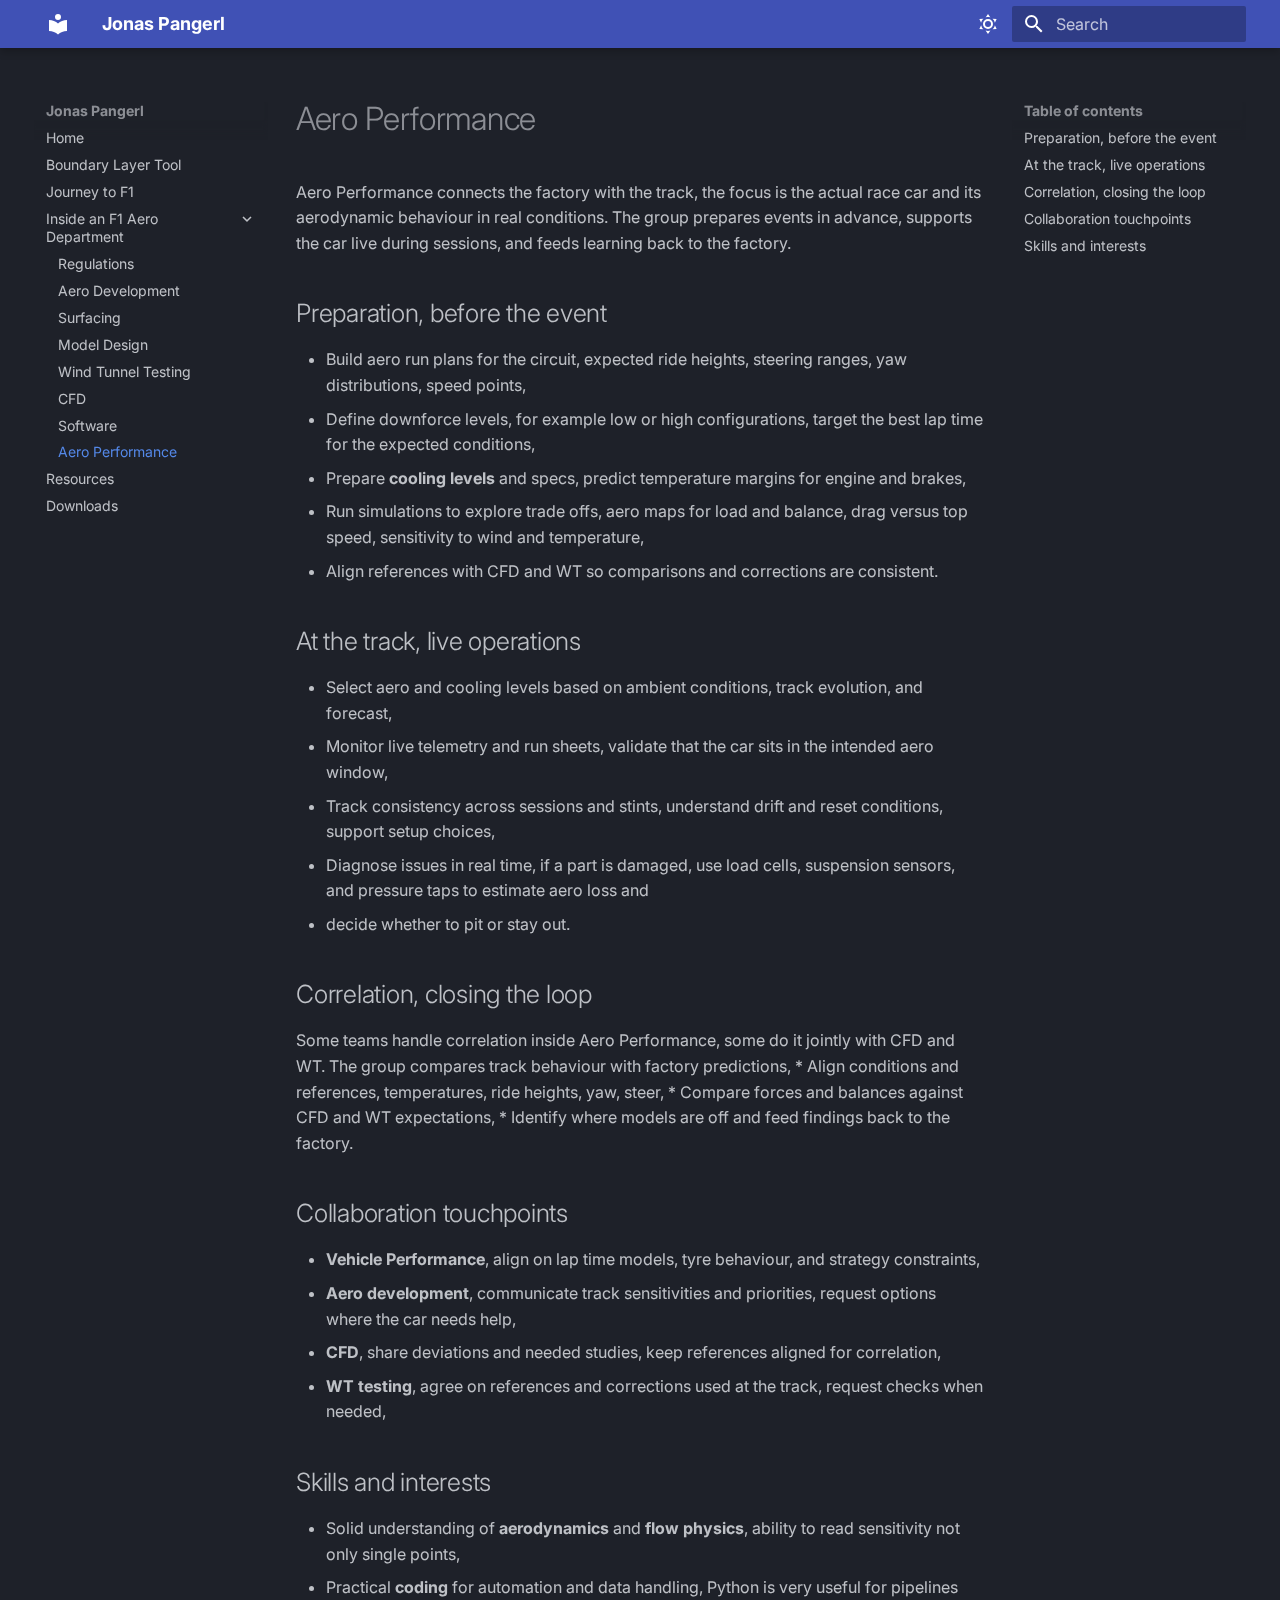
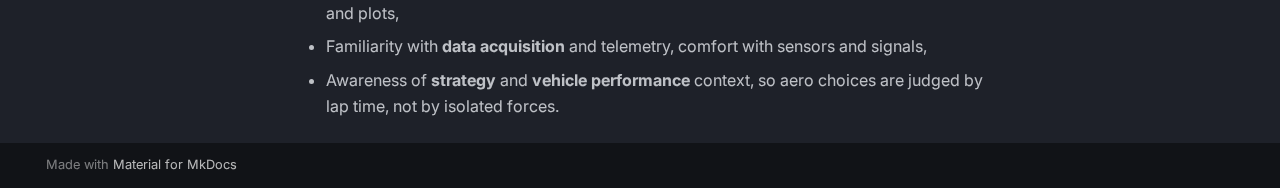
<file: f1-aero/aero-performance/index.html>
<!doctype html>
<html lang="en" class="no-js">
  <head>
    
      <meta charset="utf-8">
      <meta name="viewport" content="width=device-width,initial-scale=1">
      
      
      
      
        <link rel="prev" href="../software/">
      
      
        <link rel="next" href="../../resources/">
      
      
      <link rel="icon" href="../../assets/images/favicon.png">
      <meta name="generator" content="mkdocs-1.6.1, mkdocs-material-9.6.23">
    
    
      
        <title>Aero Performance - Jonas Pangerl</title>
      
    
    
      <link rel="stylesheet" href="../../assets/stylesheets/main.84d31ad4.min.css">
      
        
        <link rel="stylesheet" href="../../assets/stylesheets/palette.06af60db.min.css">
      
      


    
    
      
    
    
      
        
        
        <link rel="preconnect" href="https://fonts.gstatic.com" crossorigin>
        <link rel="stylesheet" href="https://fonts.googleapis.com/css?family=Inter:300,300i,400,400i,700,700i%7CFira+Code:400,400i,700,700i&display=fallback">
        <style>:root{--md-text-font:"Inter";--md-code-font:"Fira Code"}</style>
      
    
    
      <link rel="stylesheet" href="../../styles/extra.css">
    
    <script>__md_scope=new URL("../..",location),__md_hash=e=>[...e].reduce(((e,_)=>(e<<5)-e+_.charCodeAt(0)),0),__md_get=(e,_=localStorage,t=__md_scope)=>JSON.parse(_.getItem(t.pathname+"."+e)),__md_set=(e,_,t=localStorage,a=__md_scope)=>{try{t.setItem(a.pathname+"."+e,JSON.stringify(_))}catch(e){}}</script>
    
      

    
    
    
  </head>
  
  
    
    
      
    
    
    
    
    <body dir="ltr" data-md-color-scheme="slate" data-md-color-primary="indigo" data-md-color-accent="indigo">
  
    
    <input class="md-toggle" data-md-toggle="drawer" type="checkbox" id="__drawer" autocomplete="off">
    <input class="md-toggle" data-md-toggle="search" type="checkbox" id="__search" autocomplete="off">
    <label class="md-overlay" for="__drawer"></label>
    <div data-md-component="skip">
      
        
        <a href="#aero-performance" class="md-skip">
          Skip to content
        </a>
      
    </div>
    <div data-md-component="announce">
      
    </div>
    
    
      

  

<header class="md-header md-header--shadow" data-md-component="header">
  <nav class="md-header__inner md-grid" aria-label="Header">
    <a href="../.." title="Jonas Pangerl" class="md-header__button md-logo" aria-label="Jonas Pangerl" data-md-component="logo">
      
  
  <svg xmlns="http://www.w3.org/2000/svg" viewBox="0 0 24 24"><path d="M12 8a3 3 0 0 0 3-3 3 3 0 0 0-3-3 3 3 0 0 0-3 3 3 3 0 0 0 3 3m0 3.54C9.64 9.35 6.5 8 3 8v11c3.5 0 6.64 1.35 9 3.54 2.36-2.19 5.5-3.54 9-3.54V8c-3.5 0-6.64 1.35-9 3.54"/></svg>

    </a>
    <label class="md-header__button md-icon" for="__drawer">
      
      <svg xmlns="http://www.w3.org/2000/svg" viewBox="0 0 24 24"><path d="M3 6h18v2H3zm0 5h18v2H3zm0 5h18v2H3z"/></svg>
    </label>
    <div class="md-header__title" data-md-component="header-title">
      <div class="md-header__ellipsis">
        <div class="md-header__topic">
          <span class="md-ellipsis">
            Jonas Pangerl
          </span>
        </div>
        <div class="md-header__topic" data-md-component="header-topic">
          <span class="md-ellipsis">
            
              Aero Performance
            
          </span>
        </div>
      </div>
    </div>
    
      
        <form class="md-header__option" data-md-component="palette">
  
    
    
    
    <input class="md-option" data-md-color-media="" data-md-color-scheme="slate" data-md-color-primary="indigo" data-md-color-accent="indigo"  aria-label="Switch to light mode"  type="radio" name="__palette" id="__palette_0">
    
      <label class="md-header__button md-icon" title="Switch to light mode" for="__palette_1" hidden>
        <svg xmlns="http://www.w3.org/2000/svg" viewBox="0 0 24 24"><path d="M12 7a5 5 0 0 1 5 5 5 5 0 0 1-5 5 5 5 0 0 1-5-5 5 5 0 0 1 5-5m0 2a3 3 0 0 0-3 3 3 3 0 0 0 3 3 3 3 0 0 0 3-3 3 3 0 0 0-3-3m0-7 2.39 3.42C13.65 5.15 12.84 5 12 5s-1.65.15-2.39.42zM3.34 7l4.16-.35A7.2 7.2 0 0 0 5.94 8.5c-.44.74-.69 1.5-.83 2.29zm.02 10 1.76-3.77a7.131 7.131 0 0 0 2.38 4.14zM20.65 7l-1.77 3.79a7.02 7.02 0 0 0-2.38-4.15zm-.01 10-4.14.36c.59-.51 1.12-1.14 1.54-1.86.42-.73.69-1.5.83-2.29zM12 22l-2.41-3.44c.74.27 1.55.44 2.41.44.82 0 1.63-.17 2.37-.44z"/></svg>
      </label>
    
  
    
    
    
    <input class="md-option" data-md-color-media="" data-md-color-scheme="default" data-md-color-primary="indigo" data-md-color-accent="indigo"  aria-label="Switch to dark mode"  type="radio" name="__palette" id="__palette_1">
    
      <label class="md-header__button md-icon" title="Switch to dark mode" for="__palette_0" hidden>
        <svg xmlns="http://www.w3.org/2000/svg" viewBox="0 0 24 24"><path d="m17.75 4.09-2.53 1.94.91 3.06-2.63-1.81-2.63 1.81.91-3.06-2.53-1.94L12.44 4l1.06-3 1.06 3zm3.5 6.91-1.64 1.25.59 1.98-1.7-1.17-1.7 1.17.59-1.98L15.75 11l2.06-.05L18.5 9l.69 1.95zm-2.28 4.95c.83-.08 1.72 1.1 1.19 1.85-.32.45-.66.87-1.08 1.27C15.17 23 8.84 23 4.94 19.07c-3.91-3.9-3.91-10.24 0-14.14.4-.4.82-.76 1.27-1.08.75-.53 1.93.36 1.85 1.19-.27 2.86.69 5.83 2.89 8.02a9.96 9.96 0 0 0 8.02 2.89m-1.64 2.02a12.08 12.08 0 0 1-7.8-3.47c-2.17-2.19-3.33-5-3.49-7.82-2.81 3.14-2.7 7.96.31 10.98 3.02 3.01 7.84 3.12 10.98.31"/></svg>
      </label>
    
  
</form>
      
    
    
      <script>var palette=__md_get("__palette");if(palette&&palette.color){if("(prefers-color-scheme)"===palette.color.media){var media=matchMedia("(prefers-color-scheme: light)"),input=document.querySelector(media.matches?"[data-md-color-media='(prefers-color-scheme: light)']":"[data-md-color-media='(prefers-color-scheme: dark)']");palette.color.media=input.getAttribute("data-md-color-media"),palette.color.scheme=input.getAttribute("data-md-color-scheme"),palette.color.primary=input.getAttribute("data-md-color-primary"),palette.color.accent=input.getAttribute("data-md-color-accent")}for(var[key,value]of Object.entries(palette.color))document.body.setAttribute("data-md-color-"+key,value)}</script>
    
    
    
      
      
        <label class="md-header__button md-icon" for="__search">
          
          <svg xmlns="http://www.w3.org/2000/svg" viewBox="0 0 24 24"><path d="M9.5 3A6.5 6.5 0 0 1 16 9.5c0 1.61-.59 3.09-1.56 4.23l.27.27h.79l5 5-1.5 1.5-5-5v-.79l-.27-.27A6.52 6.52 0 0 1 9.5 16 6.5 6.5 0 0 1 3 9.5 6.5 6.5 0 0 1 9.5 3m0 2C7 5 5 7 5 9.5S7 14 9.5 14 14 12 14 9.5 12 5 9.5 5"/></svg>
        </label>
        <div class="md-search" data-md-component="search" role="dialog">
  <label class="md-search__overlay" for="__search"></label>
  <div class="md-search__inner" role="search">
    <form class="md-search__form" name="search">
      <input type="text" class="md-search__input" name="query" aria-label="Search" placeholder="Search" autocapitalize="off" autocorrect="off" autocomplete="off" spellcheck="false" data-md-component="search-query" required>
      <label class="md-search__icon md-icon" for="__search">
        
        <svg xmlns="http://www.w3.org/2000/svg" viewBox="0 0 24 24"><path d="M9.5 3A6.5 6.5 0 0 1 16 9.5c0 1.61-.59 3.09-1.56 4.23l.27.27h.79l5 5-1.5 1.5-5-5v-.79l-.27-.27A6.52 6.52 0 0 1 9.5 16 6.5 6.5 0 0 1 3 9.5 6.5 6.5 0 0 1 9.5 3m0 2C7 5 5 7 5 9.5S7 14 9.5 14 14 12 14 9.5 12 5 9.5 5"/></svg>
        
        <svg xmlns="http://www.w3.org/2000/svg" viewBox="0 0 24 24"><path d="M20 11v2H8l5.5 5.5-1.42 1.42L4.16 12l7.92-7.92L13.5 5.5 8 11z"/></svg>
      </label>
      <nav class="md-search__options" aria-label="Search">
        
        <button type="reset" class="md-search__icon md-icon" title="Clear" aria-label="Clear" tabindex="-1">
          
          <svg xmlns="http://www.w3.org/2000/svg" viewBox="0 0 24 24"><path d="M19 6.41 17.59 5 12 10.59 6.41 5 5 6.41 10.59 12 5 17.59 6.41 19 12 13.41 17.59 19 19 17.59 13.41 12z"/></svg>
        </button>
      </nav>
      
        <div class="md-search__suggest" data-md-component="search-suggest"></div>
      
    </form>
    <div class="md-search__output">
      <div class="md-search__scrollwrap" tabindex="0" data-md-scrollfix>
        <div class="md-search-result" data-md-component="search-result">
          <div class="md-search-result__meta">
            Initializing search
          </div>
          <ol class="md-search-result__list" role="presentation"></ol>
        </div>
      </div>
    </div>
  </div>
</div>
      
    
    
  </nav>
  
</header>
    
    <div class="md-container" data-md-component="container">
      
      
        
          
        
      
      <main class="md-main" data-md-component="main">
        <div class="md-main__inner md-grid">
          
            
              
              <div class="md-sidebar md-sidebar--primary" data-md-component="sidebar" data-md-type="navigation" >
                <div class="md-sidebar__scrollwrap">
                  <div class="md-sidebar__inner">
                    



<nav class="md-nav md-nav--primary" aria-label="Navigation" data-md-level="0">
  <label class="md-nav__title" for="__drawer">
    <a href="../.." title="Jonas Pangerl" class="md-nav__button md-logo" aria-label="Jonas Pangerl" data-md-component="logo">
      
  
  <svg xmlns="http://www.w3.org/2000/svg" viewBox="0 0 24 24"><path d="M12 8a3 3 0 0 0 3-3 3 3 0 0 0-3-3 3 3 0 0 0-3 3 3 3 0 0 0 3 3m0 3.54C9.64 9.35 6.5 8 3 8v11c3.5 0 6.64 1.35 9 3.54 2.36-2.19 5.5-3.54 9-3.54V8c-3.5 0-6.64 1.35-9 3.54"/></svg>

    </a>
    Jonas Pangerl
  </label>
  
  <ul class="md-nav__list" data-md-scrollfix>
    
      
      
  
  
  
  
    <li class="md-nav__item">
      <a href="../.." class="md-nav__link">
        
  
  
  <span class="md-ellipsis">
    Home
    
  </span>
  

      </a>
    </li>
  

    
      
      
  
  
  
  
    <li class="md-nav__item">
      <a href="../../boundary_layer_tool/" class="md-nav__link">
        
  
  
  <span class="md-ellipsis">
    Boundary Layer Tool
    
  </span>
  

      </a>
    </li>
  

    
      
      
  
  
  
  
    <li class="md-nav__item">
      <a href="../../journey-to-f1/" class="md-nav__link">
        
  
  
  <span class="md-ellipsis">
    Journey to F1
    
  </span>
  

      </a>
    </li>
  

    
      
      
  
  
    
  
  
  
    
    
      
        
          
        
      
        
      
        
      
        
      
        
      
        
      
        
      
        
      
        
      
    
    
    
    
    <li class="md-nav__item md-nav__item--active md-nav__item--nested">
      
        
        
        <input class="md-nav__toggle md-toggle " type="checkbox" id="__nav_4" checked>
        
          
          <div class="md-nav__link md-nav__container">
            <a href="../" class="md-nav__link ">
              
  
  
  <span class="md-ellipsis">
    Inside an F1 Aero Department
    
  </span>
  

            </a>
            
              
              <label class="md-nav__link " for="__nav_4" id="__nav_4_label" tabindex="0">
                <span class="md-nav__icon md-icon"></span>
              </label>
            
          </div>
        
        <nav class="md-nav" data-md-level="1" aria-labelledby="__nav_4_label" aria-expanded="true">
          <label class="md-nav__title" for="__nav_4">
            <span class="md-nav__icon md-icon"></span>
            Inside an F1 Aero Department
          </label>
          <ul class="md-nav__list" data-md-scrollfix>
            
              
            
              
                
  
  
  
  
    <li class="md-nav__item">
      <a href="../regulations/" class="md-nav__link">
        
  
  
  <span class="md-ellipsis">
    Regulations
    
  </span>
  

      </a>
    </li>
  

              
            
              
                
  
  
  
  
    <li class="md-nav__item">
      <a href="../aerodynamicists/" class="md-nav__link">
        
  
  
  <span class="md-ellipsis">
    Aero Development
    
  </span>
  

      </a>
    </li>
  

              
            
              
                
  
  
  
  
    <li class="md-nav__item">
      <a href="../surfacers/" class="md-nav__link">
        
  
  
  <span class="md-ellipsis">
    Surfacing
    
  </span>
  

      </a>
    </li>
  

              
            
              
                
  
  
  
  
    <li class="md-nav__item">
      <a href="../model-design/" class="md-nav__link">
        
  
  
  <span class="md-ellipsis">
    Model Design
    
  </span>
  

      </a>
    </li>
  

              
            
              
                
  
  
  
  
    <li class="md-nav__item">
      <a href="../wt-testing/" class="md-nav__link">
        
  
  
  <span class="md-ellipsis">
    Wind Tunnel Testing
    
  </span>
  

      </a>
    </li>
  

              
            
              
                
  
  
  
  
    <li class="md-nav__item">
      <a href="../cfd/" class="md-nav__link">
        
  
  
  <span class="md-ellipsis">
    CFD
    
  </span>
  

      </a>
    </li>
  

              
            
              
                
  
  
  
  
    <li class="md-nav__item">
      <a href="../software/" class="md-nav__link">
        
  
  
  <span class="md-ellipsis">
    Software
    
  </span>
  

      </a>
    </li>
  

              
            
              
                
  
  
    
  
  
  
    <li class="md-nav__item md-nav__item--active">
      
      <input class="md-nav__toggle md-toggle" type="checkbox" id="__toc">
      
      
        
      
      
        <label class="md-nav__link md-nav__link--active" for="__toc">
          
  
  
  <span class="md-ellipsis">
    Aero Performance
    
  </span>
  

          <span class="md-nav__icon md-icon"></span>
        </label>
      
      <a href="./" class="md-nav__link md-nav__link--active">
        
  
  
  <span class="md-ellipsis">
    Aero Performance
    
  </span>
  

      </a>
      
        

<nav class="md-nav md-nav--secondary" aria-label="Table of contents">
  
  
  
    
  
  
    <label class="md-nav__title" for="__toc">
      <span class="md-nav__icon md-icon"></span>
      Table of contents
    </label>
    <ul class="md-nav__list" data-md-component="toc" data-md-scrollfix>
      
        <li class="md-nav__item">
  <a href="#preparation-before-the-event" class="md-nav__link">
    <span class="md-ellipsis">
      Preparation, before the event
    </span>
  </a>
  
</li>
      
        <li class="md-nav__item">
  <a href="#at-the-track-live-operations" class="md-nav__link">
    <span class="md-ellipsis">
      At the track, live operations
    </span>
  </a>
  
</li>
      
        <li class="md-nav__item">
  <a href="#correlation-closing-the-loop" class="md-nav__link">
    <span class="md-ellipsis">
      Correlation, closing the loop
    </span>
  </a>
  
</li>
      
        <li class="md-nav__item">
  <a href="#collaboration-touchpoints" class="md-nav__link">
    <span class="md-ellipsis">
      Collaboration touchpoints
    </span>
  </a>
  
</li>
      
        <li class="md-nav__item">
  <a href="#skills-and-interests" class="md-nav__link">
    <span class="md-ellipsis">
      Skills and interests
    </span>
  </a>
  
</li>
      
    </ul>
  
</nav>
      
    </li>
  

              
            
          </ul>
        </nav>
      
    </li>
  

    
      
      
  
  
  
  
    <li class="md-nav__item">
      <a href="../../resources/" class="md-nav__link">
        
  
  
  <span class="md-ellipsis">
    Resources
    
  </span>
  

      </a>
    </li>
  

    
      
      
  
  
  
  
    <li class="md-nav__item">
      <a href="../../downloads/" class="md-nav__link">
        
  
  
  <span class="md-ellipsis">
    Downloads
    
  </span>
  

      </a>
    </li>
  

    
  </ul>
</nav>
                  </div>
                </div>
              </div>
            
            
              
              <div class="md-sidebar md-sidebar--secondary" data-md-component="sidebar" data-md-type="toc" >
                <div class="md-sidebar__scrollwrap">
                  <div class="md-sidebar__inner">
                    

<nav class="md-nav md-nav--secondary" aria-label="Table of contents">
  
  
  
    
  
  
    <label class="md-nav__title" for="__toc">
      <span class="md-nav__icon md-icon"></span>
      Table of contents
    </label>
    <ul class="md-nav__list" data-md-component="toc" data-md-scrollfix>
      
        <li class="md-nav__item">
  <a href="#preparation-before-the-event" class="md-nav__link">
    <span class="md-ellipsis">
      Preparation, before the event
    </span>
  </a>
  
</li>
      
        <li class="md-nav__item">
  <a href="#at-the-track-live-operations" class="md-nav__link">
    <span class="md-ellipsis">
      At the track, live operations
    </span>
  </a>
  
</li>
      
        <li class="md-nav__item">
  <a href="#correlation-closing-the-loop" class="md-nav__link">
    <span class="md-ellipsis">
      Correlation, closing the loop
    </span>
  </a>
  
</li>
      
        <li class="md-nav__item">
  <a href="#collaboration-touchpoints" class="md-nav__link">
    <span class="md-ellipsis">
      Collaboration touchpoints
    </span>
  </a>
  
</li>
      
        <li class="md-nav__item">
  <a href="#skills-and-interests" class="md-nav__link">
    <span class="md-ellipsis">
      Skills and interests
    </span>
  </a>
  
</li>
      
    </ul>
  
</nav>
                  </div>
                </div>
              </div>
            
          
          
            <div class="md-content" data-md-component="content">
              <article class="md-content__inner md-typeset">
                
                  



<h1 id="aero-performance">Aero Performance</h1>
<p>Aero Performance connects the factory with the track, the focus is the actual race car and its aerodynamic behaviour in real conditions. The group prepares events in advance, supports the car live during sessions, and feeds learning back to the factory.</p>
<h2 id="preparation-before-the-event">Preparation, before the event</h2>
<ul>
<li>Build aero run plans for the circuit, expected ride heights, steering ranges, yaw distributions, speed points,</li>
<li>Define downforce levels, for example low or high configurations, target the best lap time for the expected conditions,</li>
<li>Prepare <strong>cooling levels</strong> and specs, predict temperature margins for engine and brakes,</li>
<li>Run simulations to explore trade offs, aero maps for load and balance, drag versus top speed, sensitivity to wind and temperature,</li>
<li>Align references with CFD and WT so comparisons and corrections are consistent.</li>
</ul>
<h2 id="at-the-track-live-operations">At the track, live operations</h2>
<ul>
<li>Select aero and cooling levels based on ambient conditions, track evolution, and forecast,</li>
<li>Monitor live telemetry and run sheets, validate that the car sits in the intended aero window,</li>
<li>Track consistency across sessions and stints, understand drift and reset conditions, support setup choices,</li>
<li>Diagnose issues in real time, if a part is damaged, use load cells, suspension sensors, and pressure taps to estimate aero loss and </li>
<li>decide whether to pit or stay out.</li>
</ul>
<h2 id="correlation-closing-the-loop">Correlation, closing the loop</h2>
<p>Some teams handle correlation inside Aero Performance, some do it jointly with CFD and WT.
The group compares track behaviour with factory predictions,
* Align conditions and references, temperatures, ride heights, yaw, steer,
* Compare forces and balances against CFD and WT expectations,
* Identify where models are off and feed findings back to the factory.</p>
<h2 id="collaboration-touchpoints">Collaboration touchpoints</h2>
<ul>
<li><strong>Vehicle Performance</strong>, align on lap time models, tyre behaviour, and strategy constraints,</li>
<li><strong>Aero development</strong>, communicate track sensitivities and priorities, request options where the car needs help,</li>
<li><strong>CFD</strong>, share deviations and needed studies, keep references aligned for correlation,</li>
<li><strong>WT testing</strong>, agree on references and corrections used at the track, request checks when needed,</li>
</ul>
<h2 id="skills-and-interests">Skills and interests</h2>
<ul>
<li>Solid understanding of <strong>aerodynamics</strong> and <strong>flow physics</strong>, ability to read sensitivity not only single points,</li>
<li>Practical <strong>coding</strong> for automation and data handling, Python is very useful for pipelines and plots,</li>
<li>Familiarity with <strong>data acquisition</strong> and telemetry, comfort with sensors and signals,</li>
<li>Awareness of <strong>strategy</strong> and <strong>vehicle performance</strong> context, so aero choices are judged by lap time, not by isolated forces.</li>
</ul>












                
              </article>
            </div>
          
          
<script>var target=document.getElementById(location.hash.slice(1));target&&target.name&&(target.checked=target.name.startsWith("__tabbed_"))</script>
        </div>
        
          <button type="button" class="md-top md-icon" data-md-component="top" hidden>
  
  <svg xmlns="http://www.w3.org/2000/svg" viewBox="0 0 24 24"><path d="M13 20h-2V8l-5.5 5.5-1.42-1.42L12 4.16l7.92 7.92-1.42 1.42L13 8z"/></svg>
  Back to top
</button>
        
      </main>
      
        <footer class="md-footer">
  
  <div class="md-footer-meta md-typeset">
    <div class="md-footer-meta__inner md-grid">
      <div class="md-copyright">
  
  
    Made with
    <a href="https://squidfunk.github.io/mkdocs-material/" target="_blank" rel="noopener">
      Material for MkDocs
    </a>
  
</div>
      
    </div>
  </div>
</footer>
      
    </div>
    <div class="md-dialog" data-md-component="dialog">
      <div class="md-dialog__inner md-typeset"></div>
    </div>
    
    
    
      
      <script id="__config" type="application/json">{"base": "../..", "features": ["navigation.top", "navigation.expand", "search.suggest", "content.code.copy", "navigation.expand", "navigation.indexes", "content.code.copy"], "search": "../../assets/javascripts/workers/search.973d3a69.min.js", "tags": null, "translations": {"clipboard.copied": "Copied to clipboard", "clipboard.copy": "Copy to clipboard", "search.result.more.one": "1 more on this page", "search.result.more.other": "# more on this page", "search.result.none": "No matching documents", "search.result.one": "1 matching document", "search.result.other": "# matching documents", "search.result.placeholder": "Type to start searching", "search.result.term.missing": "Missing", "select.version": "Select version"}, "version": null}</script>
    
    
      <script src="../../assets/javascripts/bundle.f55a23d4.min.js"></script>
      
    
  </body>
</html>
</file>
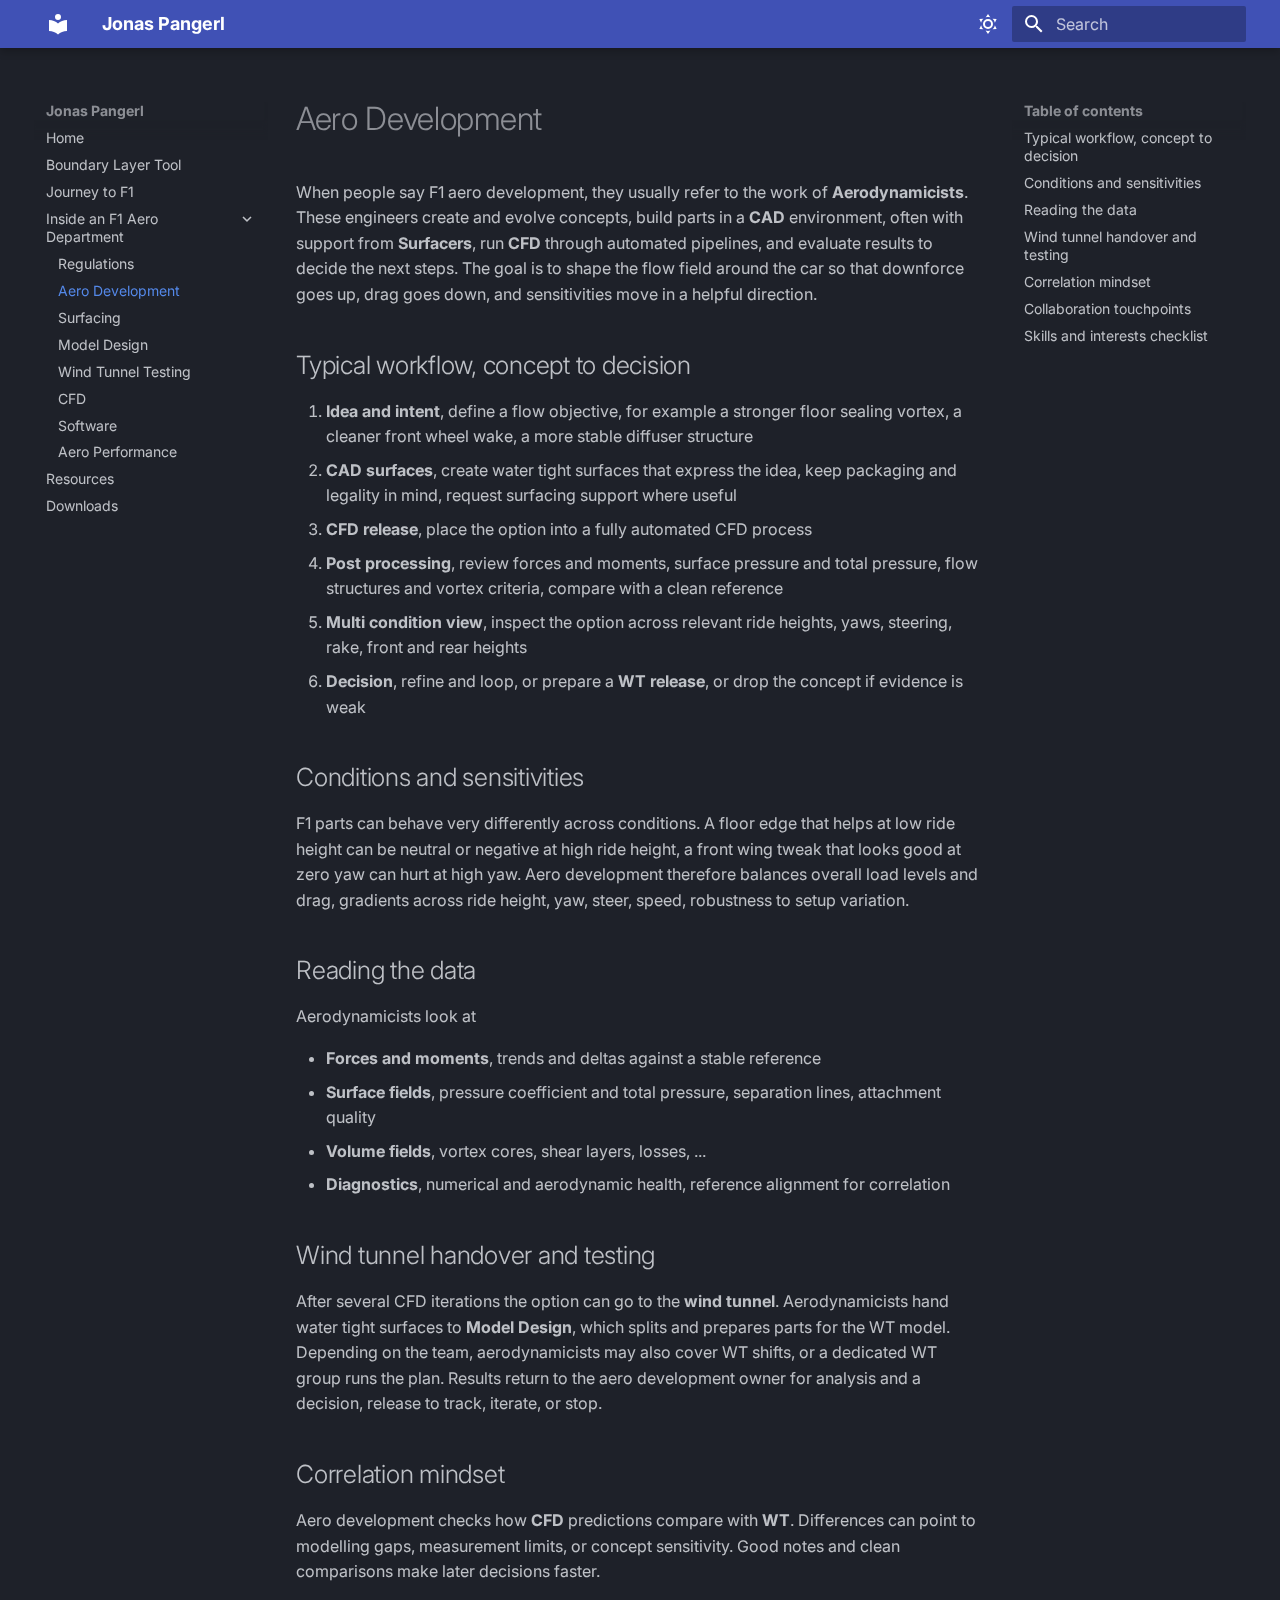
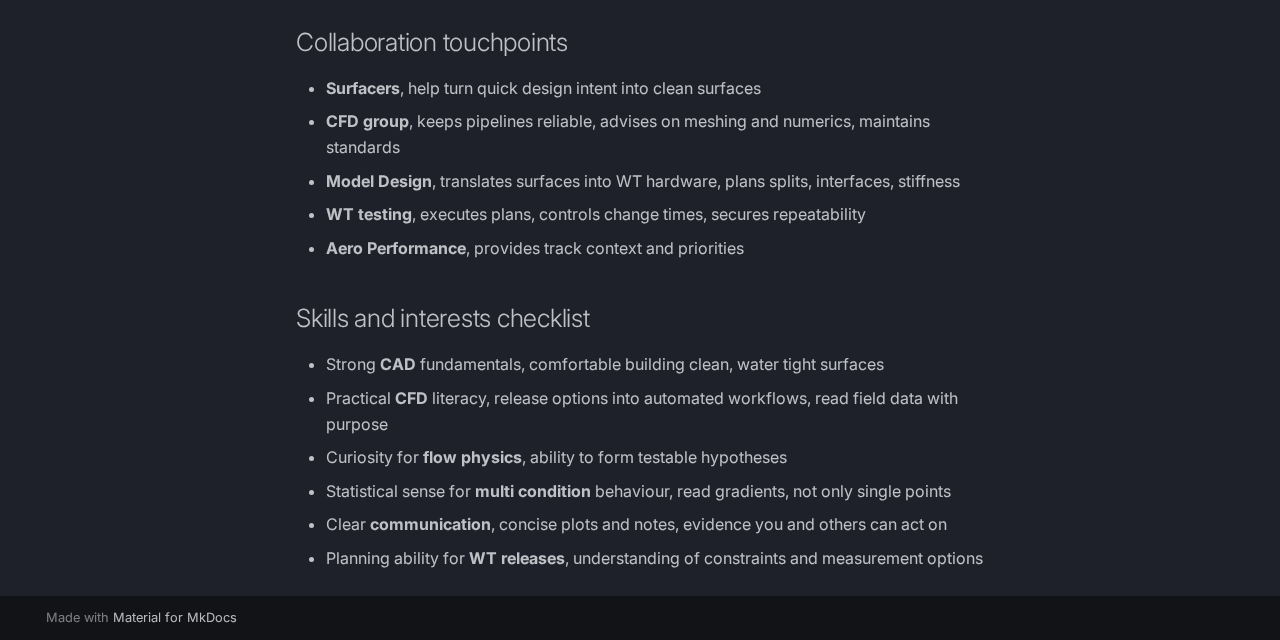
<file: f1-aero/aerodynamicists/index.html>
<!doctype html>
<html lang="en" class="no-js">
  <head>
    
      <meta charset="utf-8">
      <meta name="viewport" content="width=device-width,initial-scale=1">
      
      
      
      
        <link rel="prev" href="../regulations/">
      
      
        <link rel="next" href="../surfacers/">
      
      
      <link rel="icon" href="../../assets/images/favicon.png">
      <meta name="generator" content="mkdocs-1.6.1, mkdocs-material-9.6.23">
    
    
      
        <title>Aero Development - Jonas Pangerl</title>
      
    
    
      <link rel="stylesheet" href="../../assets/stylesheets/main.84d31ad4.min.css">
      
        
        <link rel="stylesheet" href="../../assets/stylesheets/palette.06af60db.min.css">
      
      


    
    
      
    
    
      
        
        
        <link rel="preconnect" href="https://fonts.gstatic.com" crossorigin>
        <link rel="stylesheet" href="https://fonts.googleapis.com/css?family=Inter:300,300i,400,400i,700,700i%7CFira+Code:400,400i,700,700i&display=fallback">
        <style>:root{--md-text-font:"Inter";--md-code-font:"Fira Code"}</style>
      
    
    
      <link rel="stylesheet" href="../../styles/extra.css">
    
    <script>__md_scope=new URL("../..",location),__md_hash=e=>[...e].reduce(((e,_)=>(e<<5)-e+_.charCodeAt(0)),0),__md_get=(e,_=localStorage,t=__md_scope)=>JSON.parse(_.getItem(t.pathname+"."+e)),__md_set=(e,_,t=localStorage,a=__md_scope)=>{try{t.setItem(a.pathname+"."+e,JSON.stringify(_))}catch(e){}}</script>
    
      

    
    
    
  </head>
  
  
    
    
      
    
    
    
    
    <body dir="ltr" data-md-color-scheme="slate" data-md-color-primary="indigo" data-md-color-accent="indigo">
  
    
    <input class="md-toggle" data-md-toggle="drawer" type="checkbox" id="__drawer" autocomplete="off">
    <input class="md-toggle" data-md-toggle="search" type="checkbox" id="__search" autocomplete="off">
    <label class="md-overlay" for="__drawer"></label>
    <div data-md-component="skip">
      
        
        <a href="#aero-development" class="md-skip">
          Skip to content
        </a>
      
    </div>
    <div data-md-component="announce">
      
    </div>
    
    
      

  

<header class="md-header md-header--shadow" data-md-component="header">
  <nav class="md-header__inner md-grid" aria-label="Header">
    <a href="../.." title="Jonas Pangerl" class="md-header__button md-logo" aria-label="Jonas Pangerl" data-md-component="logo">
      
  
  <svg xmlns="http://www.w3.org/2000/svg" viewBox="0 0 24 24"><path d="M12 8a3 3 0 0 0 3-3 3 3 0 0 0-3-3 3 3 0 0 0-3 3 3 3 0 0 0 3 3m0 3.54C9.64 9.35 6.5 8 3 8v11c3.5 0 6.64 1.35 9 3.54 2.36-2.19 5.5-3.54 9-3.54V8c-3.5 0-6.64 1.35-9 3.54"/></svg>

    </a>
    <label class="md-header__button md-icon" for="__drawer">
      
      <svg xmlns="http://www.w3.org/2000/svg" viewBox="0 0 24 24"><path d="M3 6h18v2H3zm0 5h18v2H3zm0 5h18v2H3z"/></svg>
    </label>
    <div class="md-header__title" data-md-component="header-title">
      <div class="md-header__ellipsis">
        <div class="md-header__topic">
          <span class="md-ellipsis">
            Jonas Pangerl
          </span>
        </div>
        <div class="md-header__topic" data-md-component="header-topic">
          <span class="md-ellipsis">
            
              Aero Development
            
          </span>
        </div>
      </div>
    </div>
    
      
        <form class="md-header__option" data-md-component="palette">
  
    
    
    
    <input class="md-option" data-md-color-media="" data-md-color-scheme="slate" data-md-color-primary="indigo" data-md-color-accent="indigo"  aria-label="Switch to light mode"  type="radio" name="__palette" id="__palette_0">
    
      <label class="md-header__button md-icon" title="Switch to light mode" for="__palette_1" hidden>
        <svg xmlns="http://www.w3.org/2000/svg" viewBox="0 0 24 24"><path d="M12 7a5 5 0 0 1 5 5 5 5 0 0 1-5 5 5 5 0 0 1-5-5 5 5 0 0 1 5-5m0 2a3 3 0 0 0-3 3 3 3 0 0 0 3 3 3 3 0 0 0 3-3 3 3 0 0 0-3-3m0-7 2.39 3.42C13.65 5.15 12.84 5 12 5s-1.65.15-2.39.42zM3.34 7l4.16-.35A7.2 7.2 0 0 0 5.94 8.5c-.44.74-.69 1.5-.83 2.29zm.02 10 1.76-3.77a7.131 7.131 0 0 0 2.38 4.14zM20.65 7l-1.77 3.79a7.02 7.02 0 0 0-2.38-4.15zm-.01 10-4.14.36c.59-.51 1.12-1.14 1.54-1.86.42-.73.69-1.5.83-2.29zM12 22l-2.41-3.44c.74.27 1.55.44 2.41.44.82 0 1.63-.17 2.37-.44z"/></svg>
      </label>
    
  
    
    
    
    <input class="md-option" data-md-color-media="" data-md-color-scheme="default" data-md-color-primary="indigo" data-md-color-accent="indigo"  aria-label="Switch to dark mode"  type="radio" name="__palette" id="__palette_1">
    
      <label class="md-header__button md-icon" title="Switch to dark mode" for="__palette_0" hidden>
        <svg xmlns="http://www.w3.org/2000/svg" viewBox="0 0 24 24"><path d="m17.75 4.09-2.53 1.94.91 3.06-2.63-1.81-2.63 1.81.91-3.06-2.53-1.94L12.44 4l1.06-3 1.06 3zm3.5 6.91-1.64 1.25.59 1.98-1.7-1.17-1.7 1.17.59-1.98L15.75 11l2.06-.05L18.5 9l.69 1.95zm-2.28 4.95c.83-.08 1.72 1.1 1.19 1.85-.32.45-.66.87-1.08 1.27C15.17 23 8.84 23 4.94 19.07c-3.91-3.9-3.91-10.24 0-14.14.4-.4.82-.76 1.27-1.08.75-.53 1.93.36 1.85 1.19-.27 2.86.69 5.83 2.89 8.02a9.96 9.96 0 0 0 8.02 2.89m-1.64 2.02a12.08 12.08 0 0 1-7.8-3.47c-2.17-2.19-3.33-5-3.49-7.82-2.81 3.14-2.7 7.96.31 10.98 3.02 3.01 7.84 3.12 10.98.31"/></svg>
      </label>
    
  
</form>
      
    
    
      <script>var palette=__md_get("__palette");if(palette&&palette.color){if("(prefers-color-scheme)"===palette.color.media){var media=matchMedia("(prefers-color-scheme: light)"),input=document.querySelector(media.matches?"[data-md-color-media='(prefers-color-scheme: light)']":"[data-md-color-media='(prefers-color-scheme: dark)']");palette.color.media=input.getAttribute("data-md-color-media"),palette.color.scheme=input.getAttribute("data-md-color-scheme"),palette.color.primary=input.getAttribute("data-md-color-primary"),palette.color.accent=input.getAttribute("data-md-color-accent")}for(var[key,value]of Object.entries(palette.color))document.body.setAttribute("data-md-color-"+key,value)}</script>
    
    
    
      
      
        <label class="md-header__button md-icon" for="__search">
          
          <svg xmlns="http://www.w3.org/2000/svg" viewBox="0 0 24 24"><path d="M9.5 3A6.5 6.5 0 0 1 16 9.5c0 1.61-.59 3.09-1.56 4.23l.27.27h.79l5 5-1.5 1.5-5-5v-.79l-.27-.27A6.52 6.52 0 0 1 9.5 16 6.5 6.5 0 0 1 3 9.5 6.5 6.5 0 0 1 9.5 3m0 2C7 5 5 7 5 9.5S7 14 9.5 14 14 12 14 9.5 12 5 9.5 5"/></svg>
        </label>
        <div class="md-search" data-md-component="search" role="dialog">
  <label class="md-search__overlay" for="__search"></label>
  <div class="md-search__inner" role="search">
    <form class="md-search__form" name="search">
      <input type="text" class="md-search__input" name="query" aria-label="Search" placeholder="Search" autocapitalize="off" autocorrect="off" autocomplete="off" spellcheck="false" data-md-component="search-query" required>
      <label class="md-search__icon md-icon" for="__search">
        
        <svg xmlns="http://www.w3.org/2000/svg" viewBox="0 0 24 24"><path d="M9.5 3A6.5 6.5 0 0 1 16 9.5c0 1.61-.59 3.09-1.56 4.23l.27.27h.79l5 5-1.5 1.5-5-5v-.79l-.27-.27A6.52 6.52 0 0 1 9.5 16 6.5 6.5 0 0 1 3 9.5 6.5 6.5 0 0 1 9.5 3m0 2C7 5 5 7 5 9.5S7 14 9.5 14 14 12 14 9.5 12 5 9.5 5"/></svg>
        
        <svg xmlns="http://www.w3.org/2000/svg" viewBox="0 0 24 24"><path d="M20 11v2H8l5.5 5.5-1.42 1.42L4.16 12l7.92-7.92L13.5 5.5 8 11z"/></svg>
      </label>
      <nav class="md-search__options" aria-label="Search">
        
        <button type="reset" class="md-search__icon md-icon" title="Clear" aria-label="Clear" tabindex="-1">
          
          <svg xmlns="http://www.w3.org/2000/svg" viewBox="0 0 24 24"><path d="M19 6.41 17.59 5 12 10.59 6.41 5 5 6.41 10.59 12 5 17.59 6.41 19 12 13.41 17.59 19 19 17.59 13.41 12z"/></svg>
        </button>
      </nav>
      
        <div class="md-search__suggest" data-md-component="search-suggest"></div>
      
    </form>
    <div class="md-search__output">
      <div class="md-search__scrollwrap" tabindex="0" data-md-scrollfix>
        <div class="md-search-result" data-md-component="search-result">
          <div class="md-search-result__meta">
            Initializing search
          </div>
          <ol class="md-search-result__list" role="presentation"></ol>
        </div>
      </div>
    </div>
  </div>
</div>
      
    
    
  </nav>
  
</header>
    
    <div class="md-container" data-md-component="container">
      
      
        
          
        
      
      <main class="md-main" data-md-component="main">
        <div class="md-main__inner md-grid">
          
            
              
              <div class="md-sidebar md-sidebar--primary" data-md-component="sidebar" data-md-type="navigation" >
                <div class="md-sidebar__scrollwrap">
                  <div class="md-sidebar__inner">
                    



<nav class="md-nav md-nav--primary" aria-label="Navigation" data-md-level="0">
  <label class="md-nav__title" for="__drawer">
    <a href="../.." title="Jonas Pangerl" class="md-nav__button md-logo" aria-label="Jonas Pangerl" data-md-component="logo">
      
  
  <svg xmlns="http://www.w3.org/2000/svg" viewBox="0 0 24 24"><path d="M12 8a3 3 0 0 0 3-3 3 3 0 0 0-3-3 3 3 0 0 0-3 3 3 3 0 0 0 3 3m0 3.54C9.64 9.35 6.5 8 3 8v11c3.5 0 6.64 1.35 9 3.54 2.36-2.19 5.5-3.54 9-3.54V8c-3.5 0-6.64 1.35-9 3.54"/></svg>

    </a>
    Jonas Pangerl
  </label>
  
  <ul class="md-nav__list" data-md-scrollfix>
    
      
      
  
  
  
  
    <li class="md-nav__item">
      <a href="../.." class="md-nav__link">
        
  
  
  <span class="md-ellipsis">
    Home
    
  </span>
  

      </a>
    </li>
  

    
      
      
  
  
  
  
    <li class="md-nav__item">
      <a href="../../boundary_layer_tool/" class="md-nav__link">
        
  
  
  <span class="md-ellipsis">
    Boundary Layer Tool
    
  </span>
  

      </a>
    </li>
  

    
      
      
  
  
  
  
    <li class="md-nav__item">
      <a href="../../journey-to-f1/" class="md-nav__link">
        
  
  
  <span class="md-ellipsis">
    Journey to F1
    
  </span>
  

      </a>
    </li>
  

    
      
      
  
  
    
  
  
  
    
    
      
        
          
        
      
        
      
        
      
        
      
        
      
        
      
        
      
        
      
        
      
    
    
    
    
    <li class="md-nav__item md-nav__item--active md-nav__item--nested">
      
        
        
        <input class="md-nav__toggle md-toggle " type="checkbox" id="__nav_4" checked>
        
          
          <div class="md-nav__link md-nav__container">
            <a href="../" class="md-nav__link ">
              
  
  
  <span class="md-ellipsis">
    Inside an F1 Aero Department
    
  </span>
  

            </a>
            
              
              <label class="md-nav__link " for="__nav_4" id="__nav_4_label" tabindex="0">
                <span class="md-nav__icon md-icon"></span>
              </label>
            
          </div>
        
        <nav class="md-nav" data-md-level="1" aria-labelledby="__nav_4_label" aria-expanded="true">
          <label class="md-nav__title" for="__nav_4">
            <span class="md-nav__icon md-icon"></span>
            Inside an F1 Aero Department
          </label>
          <ul class="md-nav__list" data-md-scrollfix>
            
              
            
              
                
  
  
  
  
    <li class="md-nav__item">
      <a href="../regulations/" class="md-nav__link">
        
  
  
  <span class="md-ellipsis">
    Regulations
    
  </span>
  

      </a>
    </li>
  

              
            
              
                
  
  
    
  
  
  
    <li class="md-nav__item md-nav__item--active">
      
      <input class="md-nav__toggle md-toggle" type="checkbox" id="__toc">
      
      
        
      
      
        <label class="md-nav__link md-nav__link--active" for="__toc">
          
  
  
  <span class="md-ellipsis">
    Aero Development
    
  </span>
  

          <span class="md-nav__icon md-icon"></span>
        </label>
      
      <a href="./" class="md-nav__link md-nav__link--active">
        
  
  
  <span class="md-ellipsis">
    Aero Development
    
  </span>
  

      </a>
      
        

<nav class="md-nav md-nav--secondary" aria-label="Table of contents">
  
  
  
    
  
  
    <label class="md-nav__title" for="__toc">
      <span class="md-nav__icon md-icon"></span>
      Table of contents
    </label>
    <ul class="md-nav__list" data-md-component="toc" data-md-scrollfix>
      
        <li class="md-nav__item">
  <a href="#typical-workflow-concept-to-decision" class="md-nav__link">
    <span class="md-ellipsis">
      Typical workflow, concept to decision
    </span>
  </a>
  
</li>
      
        <li class="md-nav__item">
  <a href="#conditions-and-sensitivities" class="md-nav__link">
    <span class="md-ellipsis">
      Conditions and sensitivities
    </span>
  </a>
  
</li>
      
        <li class="md-nav__item">
  <a href="#reading-the-data" class="md-nav__link">
    <span class="md-ellipsis">
      Reading the data
    </span>
  </a>
  
</li>
      
        <li class="md-nav__item">
  <a href="#wind-tunnel-handover-and-testing" class="md-nav__link">
    <span class="md-ellipsis">
      Wind tunnel handover and testing
    </span>
  </a>
  
</li>
      
        <li class="md-nav__item">
  <a href="#correlation-mindset" class="md-nav__link">
    <span class="md-ellipsis">
      Correlation mindset
    </span>
  </a>
  
</li>
      
        <li class="md-nav__item">
  <a href="#collaboration-touchpoints" class="md-nav__link">
    <span class="md-ellipsis">
      Collaboration touchpoints
    </span>
  </a>
  
</li>
      
        <li class="md-nav__item">
  <a href="#skills-and-interests-checklist" class="md-nav__link">
    <span class="md-ellipsis">
      Skills and interests checklist
    </span>
  </a>
  
</li>
      
    </ul>
  
</nav>
      
    </li>
  

              
            
              
                
  
  
  
  
    <li class="md-nav__item">
      <a href="../surfacers/" class="md-nav__link">
        
  
  
  <span class="md-ellipsis">
    Surfacing
    
  </span>
  

      </a>
    </li>
  

              
            
              
                
  
  
  
  
    <li class="md-nav__item">
      <a href="../model-design/" class="md-nav__link">
        
  
  
  <span class="md-ellipsis">
    Model Design
    
  </span>
  

      </a>
    </li>
  

              
            
              
                
  
  
  
  
    <li class="md-nav__item">
      <a href="../wt-testing/" class="md-nav__link">
        
  
  
  <span class="md-ellipsis">
    Wind Tunnel Testing
    
  </span>
  

      </a>
    </li>
  

              
            
              
                
  
  
  
  
    <li class="md-nav__item">
      <a href="../cfd/" class="md-nav__link">
        
  
  
  <span class="md-ellipsis">
    CFD
    
  </span>
  

      </a>
    </li>
  

              
            
              
                
  
  
  
  
    <li class="md-nav__item">
      <a href="../software/" class="md-nav__link">
        
  
  
  <span class="md-ellipsis">
    Software
    
  </span>
  

      </a>
    </li>
  

              
            
              
                
  
  
  
  
    <li class="md-nav__item">
      <a href="../aero-performance/" class="md-nav__link">
        
  
  
  <span class="md-ellipsis">
    Aero Performance
    
  </span>
  

      </a>
    </li>
  

              
            
          </ul>
        </nav>
      
    </li>
  

    
      
      
  
  
  
  
    <li class="md-nav__item">
      <a href="../../resources/" class="md-nav__link">
        
  
  
  <span class="md-ellipsis">
    Resources
    
  </span>
  

      </a>
    </li>
  

    
      
      
  
  
  
  
    <li class="md-nav__item">
      <a href="../../downloads/" class="md-nav__link">
        
  
  
  <span class="md-ellipsis">
    Downloads
    
  </span>
  

      </a>
    </li>
  

    
  </ul>
</nav>
                  </div>
                </div>
              </div>
            
            
              
              <div class="md-sidebar md-sidebar--secondary" data-md-component="sidebar" data-md-type="toc" >
                <div class="md-sidebar__scrollwrap">
                  <div class="md-sidebar__inner">
                    

<nav class="md-nav md-nav--secondary" aria-label="Table of contents">
  
  
  
    
  
  
    <label class="md-nav__title" for="__toc">
      <span class="md-nav__icon md-icon"></span>
      Table of contents
    </label>
    <ul class="md-nav__list" data-md-component="toc" data-md-scrollfix>
      
        <li class="md-nav__item">
  <a href="#typical-workflow-concept-to-decision" class="md-nav__link">
    <span class="md-ellipsis">
      Typical workflow, concept to decision
    </span>
  </a>
  
</li>
      
        <li class="md-nav__item">
  <a href="#conditions-and-sensitivities" class="md-nav__link">
    <span class="md-ellipsis">
      Conditions and sensitivities
    </span>
  </a>
  
</li>
      
        <li class="md-nav__item">
  <a href="#reading-the-data" class="md-nav__link">
    <span class="md-ellipsis">
      Reading the data
    </span>
  </a>
  
</li>
      
        <li class="md-nav__item">
  <a href="#wind-tunnel-handover-and-testing" class="md-nav__link">
    <span class="md-ellipsis">
      Wind tunnel handover and testing
    </span>
  </a>
  
</li>
      
        <li class="md-nav__item">
  <a href="#correlation-mindset" class="md-nav__link">
    <span class="md-ellipsis">
      Correlation mindset
    </span>
  </a>
  
</li>
      
        <li class="md-nav__item">
  <a href="#collaboration-touchpoints" class="md-nav__link">
    <span class="md-ellipsis">
      Collaboration touchpoints
    </span>
  </a>
  
</li>
      
        <li class="md-nav__item">
  <a href="#skills-and-interests-checklist" class="md-nav__link">
    <span class="md-ellipsis">
      Skills and interests checklist
    </span>
  </a>
  
</li>
      
    </ul>
  
</nav>
                  </div>
                </div>
              </div>
            
          
          
            <div class="md-content" data-md-component="content">
              <article class="md-content__inner md-typeset">
                
                  



<h1 id="aero-development">Aero Development</h1>
<p>When people say F1 aero development, they usually refer to the work of <strong>Aerodynamicists</strong>. These engineers create and evolve concepts, build parts in a <strong>CAD</strong> environment, often with support from <strong>Surfacers</strong>, run <strong>CFD</strong> through automated pipelines, and evaluate results to decide the next steps. The goal is to shape the flow field around the car so that downforce goes up, drag goes down, and sensitivities move in a helpful direction.</p>
<h2 id="typical-workflow-concept-to-decision">Typical workflow, concept to decision</h2>
<ol>
<li><strong>Idea and intent</strong>, define a flow objective, for example a stronger floor sealing vortex, a cleaner front wheel wake, a more stable diffuser structure  </li>
<li><strong>CAD surfaces</strong>, create water tight surfaces that express the idea, keep packaging and legality in mind, request surfacing support where useful  </li>
<li><strong>CFD release</strong>, place the option into a fully automated CFD process</li>
<li><strong>Post processing</strong>, review forces and moments, surface pressure and total pressure, flow structures and vortex criteria, compare with a clean reference  </li>
<li><strong>Multi condition view</strong>, inspect the option across relevant ride heights, yaws, steering, rake, front and rear heights</li>
<li><strong>Decision</strong>, refine and loop, or prepare a <strong>WT release</strong>, or drop the concept if evidence is weak</li>
</ol>
<h2 id="conditions-and-sensitivities">Conditions and sensitivities</h2>
<p>F1 parts can behave very differently across conditions. A floor edge that helps at low ride height can be neutral or negative at
high ride height, a front wing tweak that looks good at zero yaw can hurt at high yaw. Aero development therefore balances
overall load levels and drag,
gradients across ride height, yaw, steer, speed,
robustness to setup variation.</p>
<h2 id="reading-the-data">Reading the data</h2>
<p>Aerodynamicists look at</p>
<ul>
<li><strong>Forces and moments</strong>, trends and deltas against a stable reference</li>
<li><strong>Surface fields</strong>, pressure coefficient and total pressure, separation lines, attachment quality  </li>
<li><strong>Volume fields</strong>, vortex cores, shear layers, losses, ...</li>
<li><strong>Diagnostics</strong>, numerical and aerodynamic health, reference alignment for correlation</li>
</ul>
<h2 id="wind-tunnel-handover-and-testing">Wind tunnel handover and testing</h2>
<p>After several CFD iterations the option can go to the <strong>wind tunnel</strong>. Aerodynamicists hand water tight surfaces to <strong>Model Design</strong>, 
which splits and prepares parts for the WT model. Depending on the team, aerodynamicists may also cover WT shifts, 
or a dedicated WT group runs the plan. 
Results return to the aero development owner for analysis and a decision, release to track, iterate, or stop.</p>
<h2 id="correlation-mindset">Correlation mindset</h2>
<p>Aero development checks how <strong>CFD</strong> predictions compare with <strong>WT</strong>. Differences can point to modelling gaps, measurement limits, or concept sensitivity. Good notes and clean comparisons make later decisions faster.</p>
<h2 id="collaboration-touchpoints">Collaboration touchpoints</h2>
<ul>
<li><strong>Surfacers</strong>, help turn quick design intent into clean surfaces  </li>
<li><strong>CFD group</strong>, keeps pipelines reliable, advises on meshing and numerics, maintains standards  </li>
<li><strong>Model Design</strong>, translates surfaces into WT hardware, plans splits, interfaces, stiffness  </li>
<li><strong>WT testing</strong>, executes plans, controls change times, secures repeatability  </li>
<li><strong>Aero Performance</strong>, provides track context and priorities</li>
</ul>
<h2 id="skills-and-interests-checklist">Skills and interests checklist</h2>
<ul>
<li>Strong <strong>CAD</strong> fundamentals, comfortable building clean, water tight surfaces  </li>
<li>Practical <strong>CFD</strong> literacy, release options into automated workflows, read field data with purpose  </li>
<li>Curiosity for <strong>flow physics</strong>, ability to form testable hypotheses  </li>
<li>Statistical sense for <strong>multi condition</strong> behaviour, read gradients, not only single points  </li>
<li>Clear <strong>communication</strong>, concise plots and notes, evidence you and others can act on  </li>
<li>Planning ability for <strong>WT releases</strong>, understanding of constraints and measurement options</li>
</ul>












                
              </article>
            </div>
          
          
<script>var target=document.getElementById(location.hash.slice(1));target&&target.name&&(target.checked=target.name.startsWith("__tabbed_"))</script>
        </div>
        
          <button type="button" class="md-top md-icon" data-md-component="top" hidden>
  
  <svg xmlns="http://www.w3.org/2000/svg" viewBox="0 0 24 24"><path d="M13 20h-2V8l-5.5 5.5-1.42-1.42L12 4.16l7.92 7.92-1.42 1.42L13 8z"/></svg>
  Back to top
</button>
        
      </main>
      
        <footer class="md-footer">
  
  <div class="md-footer-meta md-typeset">
    <div class="md-footer-meta__inner md-grid">
      <div class="md-copyright">
  
  
    Made with
    <a href="https://squidfunk.github.io/mkdocs-material/" target="_blank" rel="noopener">
      Material for MkDocs
    </a>
  
</div>
      
    </div>
  </div>
</footer>
      
    </div>
    <div class="md-dialog" data-md-component="dialog">
      <div class="md-dialog__inner md-typeset"></div>
    </div>
    
    
    
      
      <script id="__config" type="application/json">{"base": "../..", "features": ["navigation.top", "navigation.expand", "search.suggest", "content.code.copy", "navigation.expand", "navigation.indexes", "content.code.copy"], "search": "../../assets/javascripts/workers/search.973d3a69.min.js", "tags": null, "translations": {"clipboard.copied": "Copied to clipboard", "clipboard.copy": "Copy to clipboard", "search.result.more.one": "1 more on this page", "search.result.more.other": "# more on this page", "search.result.none": "No matching documents", "search.result.one": "1 matching document", "search.result.other": "# matching documents", "search.result.placeholder": "Type to start searching", "search.result.term.missing": "Missing", "select.version": "Select version"}, "version": null}</script>
    
    
      <script src="../../assets/javascripts/bundle.f55a23d4.min.js"></script>
      
    
  </body>
</html>
</file>
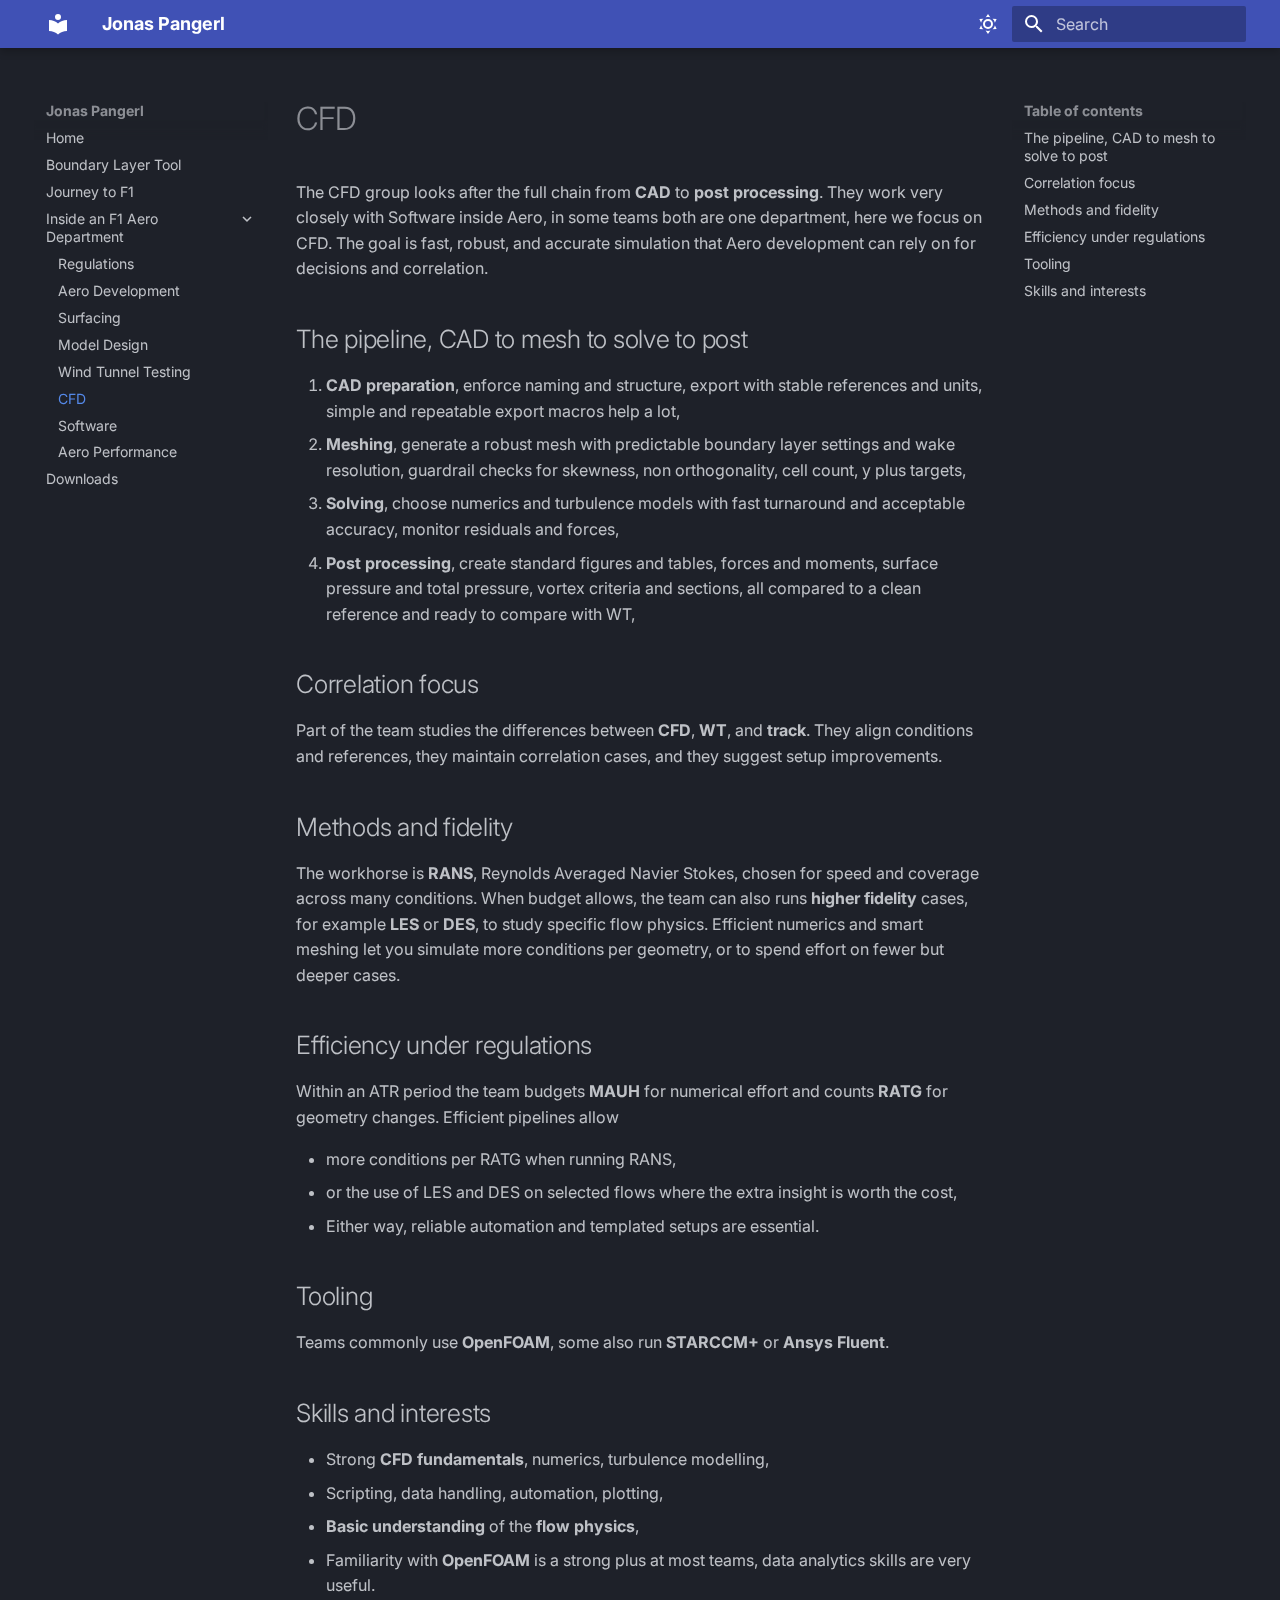
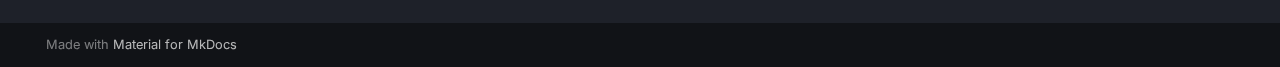
<file: f1-aero/cfd/index.html>
<!doctype html>
<html lang="en" class="no-js">
  <head>
    
      <meta charset="utf-8">
      <meta name="viewport" content="width=device-width,initial-scale=1">
      
      
      
      
        <link rel="prev" href="../wt-testing/">
      
      
        <link rel="next" href="../software/">
      
      
      <link rel="icon" href="../../assets/images/favicon.png">
      <meta name="generator" content="mkdocs-1.6.1, mkdocs-material-9.6.23">
    
    
      
        <title>CFD - Jonas Pangerl</title>
      
    
    
      <link rel="stylesheet" href="../../assets/stylesheets/main.84d31ad4.min.css">
      
        
        <link rel="stylesheet" href="../../assets/stylesheets/palette.06af60db.min.css">
      
      


    
    
      
    
    
      
        
        
        <link rel="preconnect" href="https://fonts.gstatic.com" crossorigin>
        <link rel="stylesheet" href="https://fonts.googleapis.com/css?family=Inter:300,300i,400,400i,700,700i%7CFira+Code:400,400i,700,700i&display=fallback">
        <style>:root{--md-text-font:"Inter";--md-code-font:"Fira Code"}</style>
      
    
    
      <link rel="stylesheet" href="../../styles/extra.css">
    
    <script>__md_scope=new URL("../..",location),__md_hash=e=>[...e].reduce(((e,_)=>(e<<5)-e+_.charCodeAt(0)),0),__md_get=(e,_=localStorage,t=__md_scope)=>JSON.parse(_.getItem(t.pathname+"."+e)),__md_set=(e,_,t=localStorage,a=__md_scope)=>{try{t.setItem(a.pathname+"."+e,JSON.stringify(_))}catch(e){}}</script>
    
      

    
    
    
  </head>
  
  
    
    
      
    
    
    
    
    <body dir="ltr" data-md-color-scheme="slate" data-md-color-primary="indigo" data-md-color-accent="indigo">
  
    
    <input class="md-toggle" data-md-toggle="drawer" type="checkbox" id="__drawer" autocomplete="off">
    <input class="md-toggle" data-md-toggle="search" type="checkbox" id="__search" autocomplete="off">
    <label class="md-overlay" for="__drawer"></label>
    <div data-md-component="skip">
      
        
        <a href="#cfd" class="md-skip">
          Skip to content
        </a>
      
    </div>
    <div data-md-component="announce">
      
    </div>
    
    
      

  

<header class="md-header md-header--shadow" data-md-component="header">
  <nav class="md-header__inner md-grid" aria-label="Header">
    <a href="../.." title="Jonas Pangerl" class="md-header__button md-logo" aria-label="Jonas Pangerl" data-md-component="logo">
      
  
  <svg xmlns="http://www.w3.org/2000/svg" viewBox="0 0 24 24"><path d="M12 8a3 3 0 0 0 3-3 3 3 0 0 0-3-3 3 3 0 0 0-3 3 3 3 0 0 0 3 3m0 3.54C9.64 9.35 6.5 8 3 8v11c3.5 0 6.64 1.35 9 3.54 2.36-2.19 5.5-3.54 9-3.54V8c-3.5 0-6.64 1.35-9 3.54"/></svg>

    </a>
    <label class="md-header__button md-icon" for="__drawer">
      
      <svg xmlns="http://www.w3.org/2000/svg" viewBox="0 0 24 24"><path d="M3 6h18v2H3zm0 5h18v2H3zm0 5h18v2H3z"/></svg>
    </label>
    <div class="md-header__title" data-md-component="header-title">
      <div class="md-header__ellipsis">
        <div class="md-header__topic">
          <span class="md-ellipsis">
            Jonas Pangerl
          </span>
        </div>
        <div class="md-header__topic" data-md-component="header-topic">
          <span class="md-ellipsis">
            
              CFD
            
          </span>
        </div>
      </div>
    </div>
    
      
        <form class="md-header__option" data-md-component="palette">
  
    
    
    
    <input class="md-option" data-md-color-media="" data-md-color-scheme="slate" data-md-color-primary="indigo" data-md-color-accent="indigo"  aria-label="Switch to light mode"  type="radio" name="__palette" id="__palette_0">
    
      <label class="md-header__button md-icon" title="Switch to light mode" for="__palette_1" hidden>
        <svg xmlns="http://www.w3.org/2000/svg" viewBox="0 0 24 24"><path d="M12 7a5 5 0 0 1 5 5 5 5 0 0 1-5 5 5 5 0 0 1-5-5 5 5 0 0 1 5-5m0 2a3 3 0 0 0-3 3 3 3 0 0 0 3 3 3 3 0 0 0 3-3 3 3 0 0 0-3-3m0-7 2.39 3.42C13.65 5.15 12.84 5 12 5s-1.65.15-2.39.42zM3.34 7l4.16-.35A7.2 7.2 0 0 0 5.94 8.5c-.44.74-.69 1.5-.83 2.29zm.02 10 1.76-3.77a7.131 7.131 0 0 0 2.38 4.14zM20.65 7l-1.77 3.79a7.02 7.02 0 0 0-2.38-4.15zm-.01 10-4.14.36c.59-.51 1.12-1.14 1.54-1.86.42-.73.69-1.5.83-2.29zM12 22l-2.41-3.44c.74.27 1.55.44 2.41.44.82 0 1.63-.17 2.37-.44z"/></svg>
      </label>
    
  
    
    
    
    <input class="md-option" data-md-color-media="" data-md-color-scheme="default" data-md-color-primary="indigo" data-md-color-accent="indigo"  aria-label="Switch to dark mode"  type="radio" name="__palette" id="__palette_1">
    
      <label class="md-header__button md-icon" title="Switch to dark mode" for="__palette_0" hidden>
        <svg xmlns="http://www.w3.org/2000/svg" viewBox="0 0 24 24"><path d="m17.75 4.09-2.53 1.94.91 3.06-2.63-1.81-2.63 1.81.91-3.06-2.53-1.94L12.44 4l1.06-3 1.06 3zm3.5 6.91-1.64 1.25.59 1.98-1.7-1.17-1.7 1.17.59-1.98L15.75 11l2.06-.05L18.5 9l.69 1.95zm-2.28 4.95c.83-.08 1.72 1.1 1.19 1.85-.32.45-.66.87-1.08 1.27C15.17 23 8.84 23 4.94 19.07c-3.91-3.9-3.91-10.24 0-14.14.4-.4.82-.76 1.27-1.08.75-.53 1.93.36 1.85 1.19-.27 2.86.69 5.83 2.89 8.02a9.96 9.96 0 0 0 8.02 2.89m-1.64 2.02a12.08 12.08 0 0 1-7.8-3.47c-2.17-2.19-3.33-5-3.49-7.82-2.81 3.14-2.7 7.96.31 10.98 3.02 3.01 7.84 3.12 10.98.31"/></svg>
      </label>
    
  
</form>
      
    
    
      <script>var palette=__md_get("__palette");if(palette&&palette.color){if("(prefers-color-scheme)"===palette.color.media){var media=matchMedia("(prefers-color-scheme: light)"),input=document.querySelector(media.matches?"[data-md-color-media='(prefers-color-scheme: light)']":"[data-md-color-media='(prefers-color-scheme: dark)']");palette.color.media=input.getAttribute("data-md-color-media"),palette.color.scheme=input.getAttribute("data-md-color-scheme"),palette.color.primary=input.getAttribute("data-md-color-primary"),palette.color.accent=input.getAttribute("data-md-color-accent")}for(var[key,value]of Object.entries(palette.color))document.body.setAttribute("data-md-color-"+key,value)}</script>
    
    
    
      
      
        <label class="md-header__button md-icon" for="__search">
          
          <svg xmlns="http://www.w3.org/2000/svg" viewBox="0 0 24 24"><path d="M9.5 3A6.5 6.5 0 0 1 16 9.5c0 1.61-.59 3.09-1.56 4.23l.27.27h.79l5 5-1.5 1.5-5-5v-.79l-.27-.27A6.52 6.52 0 0 1 9.5 16 6.5 6.5 0 0 1 3 9.5 6.5 6.5 0 0 1 9.5 3m0 2C7 5 5 7 5 9.5S7 14 9.5 14 14 12 14 9.5 12 5 9.5 5"/></svg>
        </label>
        <div class="md-search" data-md-component="search" role="dialog">
  <label class="md-search__overlay" for="__search"></label>
  <div class="md-search__inner" role="search">
    <form class="md-search__form" name="search">
      <input type="text" class="md-search__input" name="query" aria-label="Search" placeholder="Search" autocapitalize="off" autocorrect="off" autocomplete="off" spellcheck="false" data-md-component="search-query" required>
      <label class="md-search__icon md-icon" for="__search">
        
        <svg xmlns="http://www.w3.org/2000/svg" viewBox="0 0 24 24"><path d="M9.5 3A6.5 6.5 0 0 1 16 9.5c0 1.61-.59 3.09-1.56 4.23l.27.27h.79l5 5-1.5 1.5-5-5v-.79l-.27-.27A6.52 6.52 0 0 1 9.5 16 6.5 6.5 0 0 1 3 9.5 6.5 6.5 0 0 1 9.5 3m0 2C7 5 5 7 5 9.5S7 14 9.5 14 14 12 14 9.5 12 5 9.5 5"/></svg>
        
        <svg xmlns="http://www.w3.org/2000/svg" viewBox="0 0 24 24"><path d="M20 11v2H8l5.5 5.5-1.42 1.42L4.16 12l7.92-7.92L13.5 5.5 8 11z"/></svg>
      </label>
      <nav class="md-search__options" aria-label="Search">
        
        <button type="reset" class="md-search__icon md-icon" title="Clear" aria-label="Clear" tabindex="-1">
          
          <svg xmlns="http://www.w3.org/2000/svg" viewBox="0 0 24 24"><path d="M19 6.41 17.59 5 12 10.59 6.41 5 5 6.41 10.59 12 5 17.59 6.41 19 12 13.41 17.59 19 19 17.59 13.41 12z"/></svg>
        </button>
      </nav>
      
        <div class="md-search__suggest" data-md-component="search-suggest"></div>
      
    </form>
    <div class="md-search__output">
      <div class="md-search__scrollwrap" tabindex="0" data-md-scrollfix>
        <div class="md-search-result" data-md-component="search-result">
          <div class="md-search-result__meta">
            Initializing search
          </div>
          <ol class="md-search-result__list" role="presentation"></ol>
        </div>
      </div>
    </div>
  </div>
</div>
      
    
    
  </nav>
  
</header>
    
    <div class="md-container" data-md-component="container">
      
      
        
          
        
      
      <main class="md-main" data-md-component="main">
        <div class="md-main__inner md-grid">
          
            
              
              <div class="md-sidebar md-sidebar--primary" data-md-component="sidebar" data-md-type="navigation" >
                <div class="md-sidebar__scrollwrap">
                  <div class="md-sidebar__inner">
                    



<nav class="md-nav md-nav--primary" aria-label="Navigation" data-md-level="0">
  <label class="md-nav__title" for="__drawer">
    <a href="../.." title="Jonas Pangerl" class="md-nav__button md-logo" aria-label="Jonas Pangerl" data-md-component="logo">
      
  
  <svg xmlns="http://www.w3.org/2000/svg" viewBox="0 0 24 24"><path d="M12 8a3 3 0 0 0 3-3 3 3 0 0 0-3-3 3 3 0 0 0-3 3 3 3 0 0 0 3 3m0 3.54C9.64 9.35 6.5 8 3 8v11c3.5 0 6.64 1.35 9 3.54 2.36-2.19 5.5-3.54 9-3.54V8c-3.5 0-6.64 1.35-9 3.54"/></svg>

    </a>
    Jonas Pangerl
  </label>
  
  <ul class="md-nav__list" data-md-scrollfix>
    
      
      
  
  
  
  
    <li class="md-nav__item">
      <a href="../.." class="md-nav__link">
        
  
  
  <span class="md-ellipsis">
    Home
    
  </span>
  

      </a>
    </li>
  

    
      
      
  
  
  
  
    <li class="md-nav__item">
      <a href="../../boundary_layer_tool/" class="md-nav__link">
        
  
  
  <span class="md-ellipsis">
    Boundary Layer Tool
    
  </span>
  

      </a>
    </li>
  

    
      
      
  
  
  
  
    <li class="md-nav__item">
      <a href="../../journey-to-f1/" class="md-nav__link">
        
  
  
  <span class="md-ellipsis">
    Journey to F1
    
  </span>
  

      </a>
    </li>
  

    
      
      
  
  
    
  
  
  
    
    
      
        
          
        
      
        
      
        
      
        
      
        
      
        
      
        
      
        
      
        
      
    
    
    
    
    <li class="md-nav__item md-nav__item--active md-nav__item--nested">
      
        
        
        <input class="md-nav__toggle md-toggle " type="checkbox" id="__nav_4" checked>
        
          
          <div class="md-nav__link md-nav__container">
            <a href="../" class="md-nav__link ">
              
  
  
  <span class="md-ellipsis">
    Inside an F1 Aero Department
    
  </span>
  

            </a>
            
              
              <label class="md-nav__link " for="__nav_4" id="__nav_4_label" tabindex="0">
                <span class="md-nav__icon md-icon"></span>
              </label>
            
          </div>
        
        <nav class="md-nav" data-md-level="1" aria-labelledby="__nav_4_label" aria-expanded="true">
          <label class="md-nav__title" for="__nav_4">
            <span class="md-nav__icon md-icon"></span>
            Inside an F1 Aero Department
          </label>
          <ul class="md-nav__list" data-md-scrollfix>
            
              
            
              
                
  
  
  
  
    <li class="md-nav__item">
      <a href="../regulations/" class="md-nav__link">
        
  
  
  <span class="md-ellipsis">
    Regulations
    
  </span>
  

      </a>
    </li>
  

              
            
              
                
  
  
  
  
    <li class="md-nav__item">
      <a href="../aerodynamicists/" class="md-nav__link">
        
  
  
  <span class="md-ellipsis">
    Aero Development
    
  </span>
  

      </a>
    </li>
  

              
            
              
                
  
  
  
  
    <li class="md-nav__item">
      <a href="../surfacers/" class="md-nav__link">
        
  
  
  <span class="md-ellipsis">
    Surfacing
    
  </span>
  

      </a>
    </li>
  

              
            
              
                
  
  
  
  
    <li class="md-nav__item">
      <a href="../model-design/" class="md-nav__link">
        
  
  
  <span class="md-ellipsis">
    Model Design
    
  </span>
  

      </a>
    </li>
  

              
            
              
                
  
  
  
  
    <li class="md-nav__item">
      <a href="../wt-testing/" class="md-nav__link">
        
  
  
  <span class="md-ellipsis">
    Wind Tunnel Testing
    
  </span>
  

      </a>
    </li>
  

              
            
              
                
  
  
    
  
  
  
    <li class="md-nav__item md-nav__item--active">
      
      <input class="md-nav__toggle md-toggle" type="checkbox" id="__toc">
      
      
        
      
      
        <label class="md-nav__link md-nav__link--active" for="__toc">
          
  
  
  <span class="md-ellipsis">
    CFD
    
  </span>
  

          <span class="md-nav__icon md-icon"></span>
        </label>
      
      <a href="./" class="md-nav__link md-nav__link--active">
        
  
  
  <span class="md-ellipsis">
    CFD
    
  </span>
  

      </a>
      
        

<nav class="md-nav md-nav--secondary" aria-label="Table of contents">
  
  
  
    
  
  
    <label class="md-nav__title" for="__toc">
      <span class="md-nav__icon md-icon"></span>
      Table of contents
    </label>
    <ul class="md-nav__list" data-md-component="toc" data-md-scrollfix>
      
        <li class="md-nav__item">
  <a href="#the-pipeline-cad-to-mesh-to-solve-to-post" class="md-nav__link">
    <span class="md-ellipsis">
      The pipeline, CAD to mesh to solve to post
    </span>
  </a>
  
</li>
      
        <li class="md-nav__item">
  <a href="#correlation-focus" class="md-nav__link">
    <span class="md-ellipsis">
      Correlation focus
    </span>
  </a>
  
</li>
      
        <li class="md-nav__item">
  <a href="#methods-and-fidelity" class="md-nav__link">
    <span class="md-ellipsis">
      Methods and fidelity
    </span>
  </a>
  
</li>
      
        <li class="md-nav__item">
  <a href="#efficiency-under-regulations" class="md-nav__link">
    <span class="md-ellipsis">
      Efficiency under regulations
    </span>
  </a>
  
</li>
      
        <li class="md-nav__item">
  <a href="#tooling" class="md-nav__link">
    <span class="md-ellipsis">
      Tooling
    </span>
  </a>
  
</li>
      
        <li class="md-nav__item">
  <a href="#skills-and-interests" class="md-nav__link">
    <span class="md-ellipsis">
      Skills and interests
    </span>
  </a>
  
</li>
      
    </ul>
  
</nav>
      
    </li>
  

              
            
              
                
  
  
  
  
    <li class="md-nav__item">
      <a href="../software/" class="md-nav__link">
        
  
  
  <span class="md-ellipsis">
    Software
    
  </span>
  

      </a>
    </li>
  

              
            
              
                
  
  
  
  
    <li class="md-nav__item">
      <a href="../aero-performance/" class="md-nav__link">
        
  
  
  <span class="md-ellipsis">
    Aero Performance
    
  </span>
  

      </a>
    </li>
  

              
            
          </ul>
        </nav>
      
    </li>
  

    
      
      
  
  
  
  
    <li class="md-nav__item">
      <a href="../../downloads/" class="md-nav__link">
        
  
  
  <span class="md-ellipsis">
    Downloads
    
  </span>
  

      </a>
    </li>
  

    
  </ul>
</nav>
                  </div>
                </div>
              </div>
            
            
              
              <div class="md-sidebar md-sidebar--secondary" data-md-component="sidebar" data-md-type="toc" >
                <div class="md-sidebar__scrollwrap">
                  <div class="md-sidebar__inner">
                    

<nav class="md-nav md-nav--secondary" aria-label="Table of contents">
  
  
  
    
  
  
    <label class="md-nav__title" for="__toc">
      <span class="md-nav__icon md-icon"></span>
      Table of contents
    </label>
    <ul class="md-nav__list" data-md-component="toc" data-md-scrollfix>
      
        <li class="md-nav__item">
  <a href="#the-pipeline-cad-to-mesh-to-solve-to-post" class="md-nav__link">
    <span class="md-ellipsis">
      The pipeline, CAD to mesh to solve to post
    </span>
  </a>
  
</li>
      
        <li class="md-nav__item">
  <a href="#correlation-focus" class="md-nav__link">
    <span class="md-ellipsis">
      Correlation focus
    </span>
  </a>
  
</li>
      
        <li class="md-nav__item">
  <a href="#methods-and-fidelity" class="md-nav__link">
    <span class="md-ellipsis">
      Methods and fidelity
    </span>
  </a>
  
</li>
      
        <li class="md-nav__item">
  <a href="#efficiency-under-regulations" class="md-nav__link">
    <span class="md-ellipsis">
      Efficiency under regulations
    </span>
  </a>
  
</li>
      
        <li class="md-nav__item">
  <a href="#tooling" class="md-nav__link">
    <span class="md-ellipsis">
      Tooling
    </span>
  </a>
  
</li>
      
        <li class="md-nav__item">
  <a href="#skills-and-interests" class="md-nav__link">
    <span class="md-ellipsis">
      Skills and interests
    </span>
  </a>
  
</li>
      
    </ul>
  
</nav>
                  </div>
                </div>
              </div>
            
          
          
            <div class="md-content" data-md-component="content">
              <article class="md-content__inner md-typeset">
                
                  



<h1 id="cfd">CFD</h1>
<p>The CFD group looks after the full chain from <strong>CAD</strong> to <strong>post processing</strong>. They work very closely with Software inside Aero,
in some teams both are one department, here we focus on CFD. The goal is fast, robust, and accurate simulation that Aero development 
can rely on for decisions and correlation.</p>
<h2 id="the-pipeline-cad-to-mesh-to-solve-to-post">The pipeline, CAD to mesh to solve to post</h2>
<ol>
<li><strong>CAD preparation</strong>, enforce naming and structure, export with stable references and units, simple and repeatable export macros help a lot,</li>
<li><strong>Meshing</strong>, generate a robust mesh with predictable boundary layer settings and wake resolution, guardrail checks for skewness, non orthogonality, cell count, y plus targets,</li>
<li><strong>Solving</strong>, choose numerics and turbulence models with fast turnaround and acceptable accuracy, monitor residuals and forces,</li>
<li><strong>Post processing</strong>, create standard figures and tables, forces and moments, surface pressure and total pressure, vortex criteria and sections, all compared to a clean reference and ready to compare with WT,</li>
</ol>
<h2 id="correlation-focus">Correlation focus</h2>
<p>Part of the team studies the differences between <strong>CFD</strong>, <strong>WT</strong>, and <strong>track</strong>. 
They align conditions and references, they maintain correlation cases, and they suggest setup improvements. </p>
<h2 id="methods-and-fidelity">Methods and fidelity</h2>
<p>The workhorse is <strong>RANS</strong>, Reynolds Averaged Navier Stokes, chosen for speed and coverage across many conditions. 
When budget allows, the team can also runs <strong>higher fidelity</strong> cases, for example <strong>LES</strong> or <strong>DES</strong>,
to study specific flow physics. Efficient numerics and smart meshing let you simulate more conditions per geometry, or to spend effort on fewer but deeper cases.</p>
<h2 id="efficiency-under-regulations">Efficiency under regulations</h2>
<p>Within an ATR period the team budgets <strong>MAUH</strong> for numerical effort and counts <strong>RATG</strong> for
geometry changes. Efficient pipelines allow</p>
<ul>
<li>more conditions per RATG when running RANS,</li>
<li>or the use of LES and DES on selected flows where the extra insight is worth the cost,</li>
<li>Either way, reliable automation and templated setups are essential.</li>
</ul>
<h2 id="tooling">Tooling</h2>
<p>Teams commonly use <strong>OpenFOAM</strong>, some also run <strong>STARCCM+</strong> or <strong>Ansys Fluent</strong>. </p>
<h2 id="skills-and-interests">Skills and interests</h2>
<ul>
<li>Strong <strong>CFD fundamentals</strong>, numerics, turbulence modelling,</li>
<li>Scripting, data handling, automation, plotting,</li>
<li><strong>Basic understanding</strong> of the <strong>flow physics</strong>,</li>
<li>Familiarity with <strong>OpenFOAM</strong> is a strong plus at most teams, data analytics skills are very useful.</li>
</ul>












                
              </article>
            </div>
          
          
<script>var target=document.getElementById(location.hash.slice(1));target&&target.name&&(target.checked=target.name.startsWith("__tabbed_"))</script>
        </div>
        
          <button type="button" class="md-top md-icon" data-md-component="top" hidden>
  
  <svg xmlns="http://www.w3.org/2000/svg" viewBox="0 0 24 24"><path d="M13 20h-2V8l-5.5 5.5-1.42-1.42L12 4.16l7.92 7.92-1.42 1.42L13 8z"/></svg>
  Back to top
</button>
        
      </main>
      
        <footer class="md-footer">
  
  <div class="md-footer-meta md-typeset">
    <div class="md-footer-meta__inner md-grid">
      <div class="md-copyright">
  
  
    Made with
    <a href="https://squidfunk.github.io/mkdocs-material/" target="_blank" rel="noopener">
      Material for MkDocs
    </a>
  
</div>
      
    </div>
  </div>
</footer>
      
    </div>
    <div class="md-dialog" data-md-component="dialog">
      <div class="md-dialog__inner md-typeset"></div>
    </div>
    
    
    
      
      <script id="__config" type="application/json">{"base": "../..", "features": ["navigation.top", "navigation.expand", "search.suggest", "content.code.copy", "navigation.expand", "navigation.indexes", "content.code.copy"], "search": "../../assets/javascripts/workers/search.973d3a69.min.js", "tags": null, "translations": {"clipboard.copied": "Copied to clipboard", "clipboard.copy": "Copy to clipboard", "search.result.more.one": "1 more on this page", "search.result.more.other": "# more on this page", "search.result.none": "No matching documents", "search.result.one": "1 matching document", "search.result.other": "# matching documents", "search.result.placeholder": "Type to start searching", "search.result.term.missing": "Missing", "select.version": "Select version"}, "version": null}</script>
    
    
      <script src="../../assets/javascripts/bundle.f55a23d4.min.js"></script>
      
    
  </body>
</html>
</file>
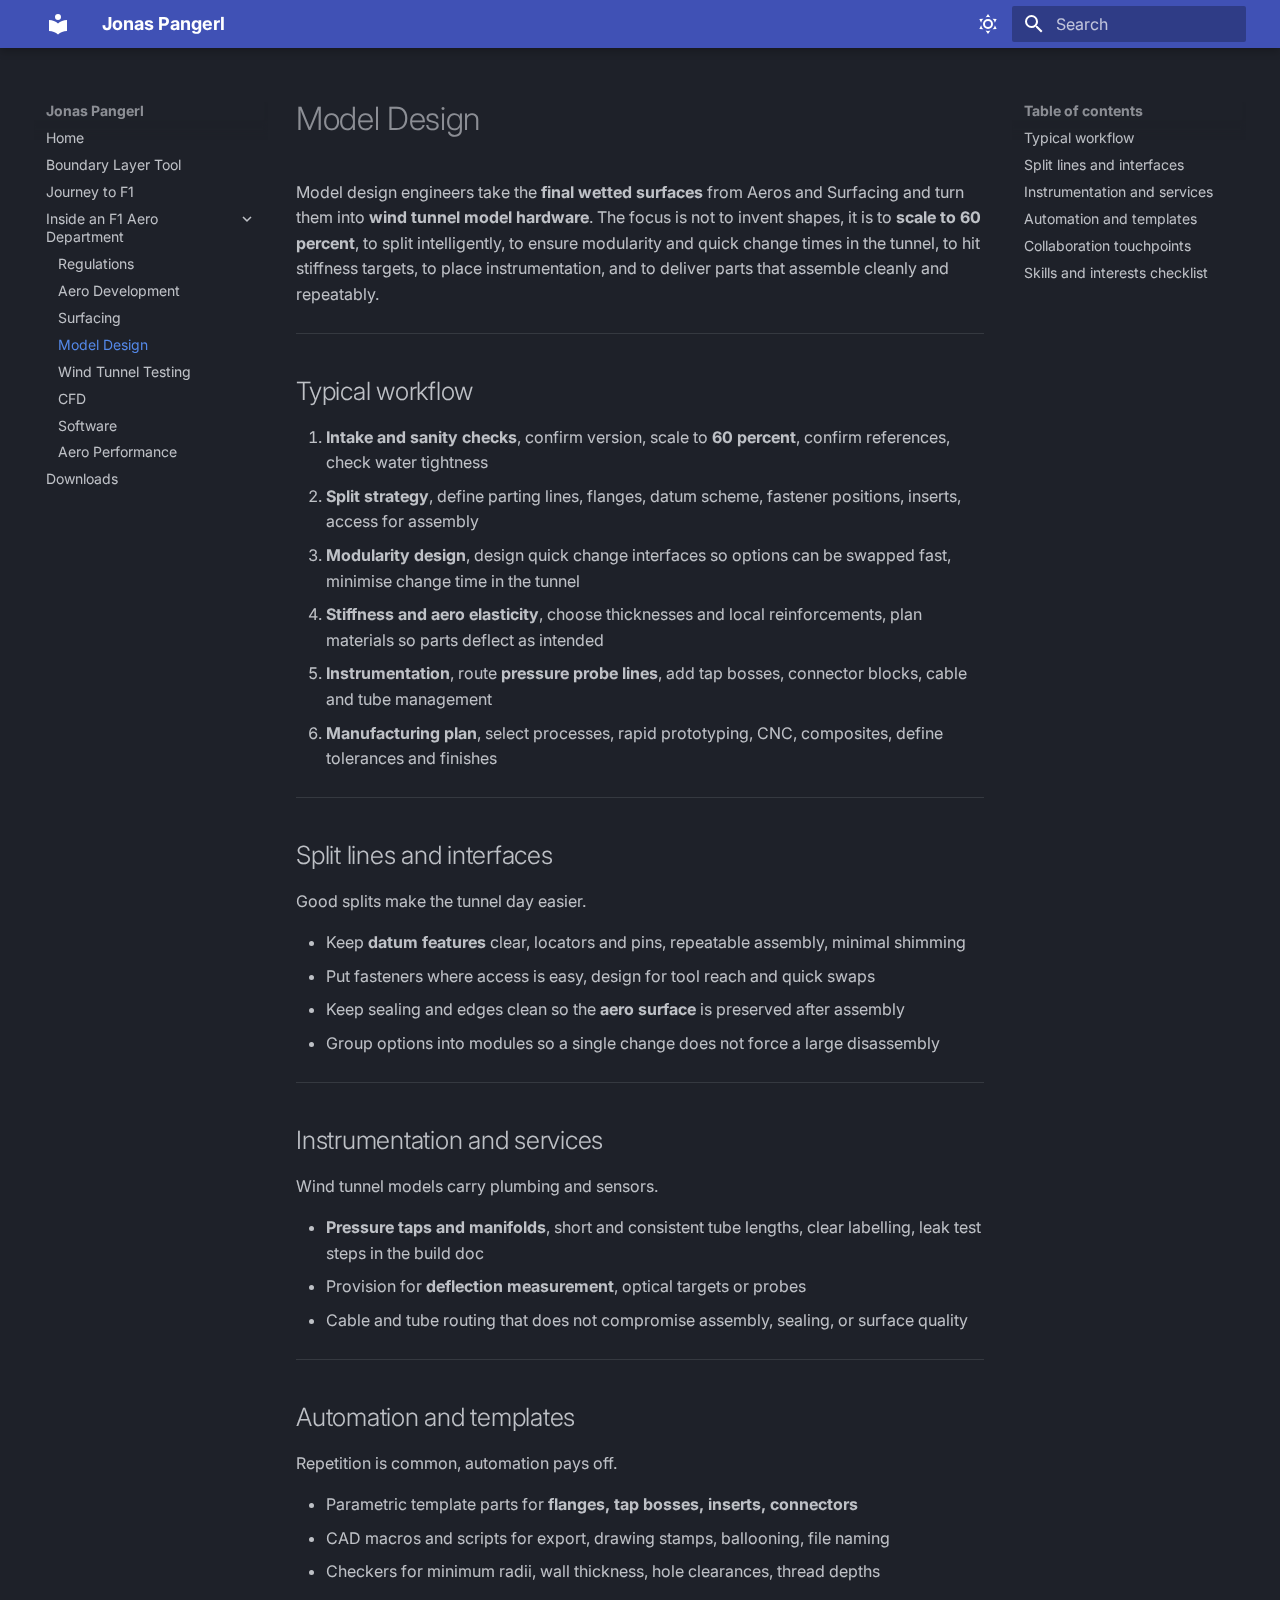
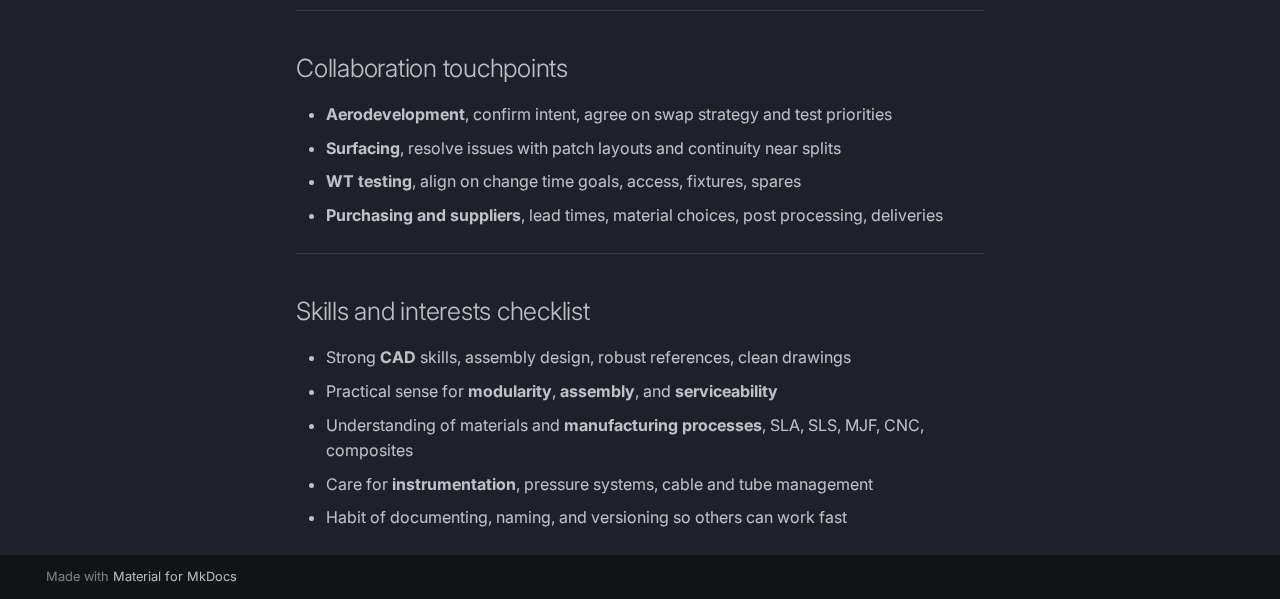
<file: f1-aero/model-design/index.html>
<!doctype html>
<html lang="en" class="no-js">
  <head>
    
      <meta charset="utf-8">
      <meta name="viewport" content="width=device-width,initial-scale=1">
      
      
      
      
        <link rel="prev" href="../surfacers/">
      
      
        <link rel="next" href="../wt-testing/">
      
      
      <link rel="icon" href="../../assets/images/favicon.png">
      <meta name="generator" content="mkdocs-1.6.1, mkdocs-material-9.6.23">
    
    
      
        <title>Model Design - Jonas Pangerl</title>
      
    
    
      <link rel="stylesheet" href="../../assets/stylesheets/main.84d31ad4.min.css">
      
        
        <link rel="stylesheet" href="../../assets/stylesheets/palette.06af60db.min.css">
      
      


    
    
      
    
    
      
        
        
        <link rel="preconnect" href="https://fonts.gstatic.com" crossorigin>
        <link rel="stylesheet" href="https://fonts.googleapis.com/css?family=Inter:300,300i,400,400i,700,700i%7CFira+Code:400,400i,700,700i&display=fallback">
        <style>:root{--md-text-font:"Inter";--md-code-font:"Fira Code"}</style>
      
    
    
      <link rel="stylesheet" href="../../styles/extra.css">
    
    <script>__md_scope=new URL("../..",location),__md_hash=e=>[...e].reduce(((e,_)=>(e<<5)-e+_.charCodeAt(0)),0),__md_get=(e,_=localStorage,t=__md_scope)=>JSON.parse(_.getItem(t.pathname+"."+e)),__md_set=(e,_,t=localStorage,a=__md_scope)=>{try{t.setItem(a.pathname+"."+e,JSON.stringify(_))}catch(e){}}</script>
    
      

    
    
    
  </head>
  
  
    
    
      
    
    
    
    
    <body dir="ltr" data-md-color-scheme="slate" data-md-color-primary="indigo" data-md-color-accent="indigo">
  
    
    <input class="md-toggle" data-md-toggle="drawer" type="checkbox" id="__drawer" autocomplete="off">
    <input class="md-toggle" data-md-toggle="search" type="checkbox" id="__search" autocomplete="off">
    <label class="md-overlay" for="__drawer"></label>
    <div data-md-component="skip">
      
        
        <a href="#model-design" class="md-skip">
          Skip to content
        </a>
      
    </div>
    <div data-md-component="announce">
      
    </div>
    
    
      

  

<header class="md-header md-header--shadow" data-md-component="header">
  <nav class="md-header__inner md-grid" aria-label="Header">
    <a href="../.." title="Jonas Pangerl" class="md-header__button md-logo" aria-label="Jonas Pangerl" data-md-component="logo">
      
  
  <svg xmlns="http://www.w3.org/2000/svg" viewBox="0 0 24 24"><path d="M12 8a3 3 0 0 0 3-3 3 3 0 0 0-3-3 3 3 0 0 0-3 3 3 3 0 0 0 3 3m0 3.54C9.64 9.35 6.5 8 3 8v11c3.5 0 6.64 1.35 9 3.54 2.36-2.19 5.5-3.54 9-3.54V8c-3.5 0-6.64 1.35-9 3.54"/></svg>

    </a>
    <label class="md-header__button md-icon" for="__drawer">
      
      <svg xmlns="http://www.w3.org/2000/svg" viewBox="0 0 24 24"><path d="M3 6h18v2H3zm0 5h18v2H3zm0 5h18v2H3z"/></svg>
    </label>
    <div class="md-header__title" data-md-component="header-title">
      <div class="md-header__ellipsis">
        <div class="md-header__topic">
          <span class="md-ellipsis">
            Jonas Pangerl
          </span>
        </div>
        <div class="md-header__topic" data-md-component="header-topic">
          <span class="md-ellipsis">
            
              Model Design
            
          </span>
        </div>
      </div>
    </div>
    
      
        <form class="md-header__option" data-md-component="palette">
  
    
    
    
    <input class="md-option" data-md-color-media="" data-md-color-scheme="slate" data-md-color-primary="indigo" data-md-color-accent="indigo"  aria-label="Switch to light mode"  type="radio" name="__palette" id="__palette_0">
    
      <label class="md-header__button md-icon" title="Switch to light mode" for="__palette_1" hidden>
        <svg xmlns="http://www.w3.org/2000/svg" viewBox="0 0 24 24"><path d="M12 7a5 5 0 0 1 5 5 5 5 0 0 1-5 5 5 5 0 0 1-5-5 5 5 0 0 1 5-5m0 2a3 3 0 0 0-3 3 3 3 0 0 0 3 3 3 3 0 0 0 3-3 3 3 0 0 0-3-3m0-7 2.39 3.42C13.65 5.15 12.84 5 12 5s-1.65.15-2.39.42zM3.34 7l4.16-.35A7.2 7.2 0 0 0 5.94 8.5c-.44.74-.69 1.5-.83 2.29zm.02 10 1.76-3.77a7.131 7.131 0 0 0 2.38 4.14zM20.65 7l-1.77 3.79a7.02 7.02 0 0 0-2.38-4.15zm-.01 10-4.14.36c.59-.51 1.12-1.14 1.54-1.86.42-.73.69-1.5.83-2.29zM12 22l-2.41-3.44c.74.27 1.55.44 2.41.44.82 0 1.63-.17 2.37-.44z"/></svg>
      </label>
    
  
    
    
    
    <input class="md-option" data-md-color-media="" data-md-color-scheme="default" data-md-color-primary="indigo" data-md-color-accent="indigo"  aria-label="Switch to dark mode"  type="radio" name="__palette" id="__palette_1">
    
      <label class="md-header__button md-icon" title="Switch to dark mode" for="__palette_0" hidden>
        <svg xmlns="http://www.w3.org/2000/svg" viewBox="0 0 24 24"><path d="m17.75 4.09-2.53 1.94.91 3.06-2.63-1.81-2.63 1.81.91-3.06-2.53-1.94L12.44 4l1.06-3 1.06 3zm3.5 6.91-1.64 1.25.59 1.98-1.7-1.17-1.7 1.17.59-1.98L15.75 11l2.06-.05L18.5 9l.69 1.95zm-2.28 4.95c.83-.08 1.72 1.1 1.19 1.85-.32.45-.66.87-1.08 1.27C15.17 23 8.84 23 4.94 19.07c-3.91-3.9-3.91-10.24 0-14.14.4-.4.82-.76 1.27-1.08.75-.53 1.93.36 1.85 1.19-.27 2.86.69 5.83 2.89 8.02a9.96 9.96 0 0 0 8.02 2.89m-1.64 2.02a12.08 12.08 0 0 1-7.8-3.47c-2.17-2.19-3.33-5-3.49-7.82-2.81 3.14-2.7 7.96.31 10.98 3.02 3.01 7.84 3.12 10.98.31"/></svg>
      </label>
    
  
</form>
      
    
    
      <script>var palette=__md_get("__palette");if(palette&&palette.color){if("(prefers-color-scheme)"===palette.color.media){var media=matchMedia("(prefers-color-scheme: light)"),input=document.querySelector(media.matches?"[data-md-color-media='(prefers-color-scheme: light)']":"[data-md-color-media='(prefers-color-scheme: dark)']");palette.color.media=input.getAttribute("data-md-color-media"),palette.color.scheme=input.getAttribute("data-md-color-scheme"),palette.color.primary=input.getAttribute("data-md-color-primary"),palette.color.accent=input.getAttribute("data-md-color-accent")}for(var[key,value]of Object.entries(palette.color))document.body.setAttribute("data-md-color-"+key,value)}</script>
    
    
    
      
      
        <label class="md-header__button md-icon" for="__search">
          
          <svg xmlns="http://www.w3.org/2000/svg" viewBox="0 0 24 24"><path d="M9.5 3A6.5 6.5 0 0 1 16 9.5c0 1.61-.59 3.09-1.56 4.23l.27.27h.79l5 5-1.5 1.5-5-5v-.79l-.27-.27A6.52 6.52 0 0 1 9.5 16 6.5 6.5 0 0 1 3 9.5 6.5 6.5 0 0 1 9.5 3m0 2C7 5 5 7 5 9.5S7 14 9.5 14 14 12 14 9.5 12 5 9.5 5"/></svg>
        </label>
        <div class="md-search" data-md-component="search" role="dialog">
  <label class="md-search__overlay" for="__search"></label>
  <div class="md-search__inner" role="search">
    <form class="md-search__form" name="search">
      <input type="text" class="md-search__input" name="query" aria-label="Search" placeholder="Search" autocapitalize="off" autocorrect="off" autocomplete="off" spellcheck="false" data-md-component="search-query" required>
      <label class="md-search__icon md-icon" for="__search">
        
        <svg xmlns="http://www.w3.org/2000/svg" viewBox="0 0 24 24"><path d="M9.5 3A6.5 6.5 0 0 1 16 9.5c0 1.61-.59 3.09-1.56 4.23l.27.27h.79l5 5-1.5 1.5-5-5v-.79l-.27-.27A6.52 6.52 0 0 1 9.5 16 6.5 6.5 0 0 1 3 9.5 6.5 6.5 0 0 1 9.5 3m0 2C7 5 5 7 5 9.5S7 14 9.5 14 14 12 14 9.5 12 5 9.5 5"/></svg>
        
        <svg xmlns="http://www.w3.org/2000/svg" viewBox="0 0 24 24"><path d="M20 11v2H8l5.5 5.5-1.42 1.42L4.16 12l7.92-7.92L13.5 5.5 8 11z"/></svg>
      </label>
      <nav class="md-search__options" aria-label="Search">
        
        <button type="reset" class="md-search__icon md-icon" title="Clear" aria-label="Clear" tabindex="-1">
          
          <svg xmlns="http://www.w3.org/2000/svg" viewBox="0 0 24 24"><path d="M19 6.41 17.59 5 12 10.59 6.41 5 5 6.41 10.59 12 5 17.59 6.41 19 12 13.41 17.59 19 19 17.59 13.41 12z"/></svg>
        </button>
      </nav>
      
        <div class="md-search__suggest" data-md-component="search-suggest"></div>
      
    </form>
    <div class="md-search__output">
      <div class="md-search__scrollwrap" tabindex="0" data-md-scrollfix>
        <div class="md-search-result" data-md-component="search-result">
          <div class="md-search-result__meta">
            Initializing search
          </div>
          <ol class="md-search-result__list" role="presentation"></ol>
        </div>
      </div>
    </div>
  </div>
</div>
      
    
    
  </nav>
  
</header>
    
    <div class="md-container" data-md-component="container">
      
      
        
          
        
      
      <main class="md-main" data-md-component="main">
        <div class="md-main__inner md-grid">
          
            
              
              <div class="md-sidebar md-sidebar--primary" data-md-component="sidebar" data-md-type="navigation" >
                <div class="md-sidebar__scrollwrap">
                  <div class="md-sidebar__inner">
                    



<nav class="md-nav md-nav--primary" aria-label="Navigation" data-md-level="0">
  <label class="md-nav__title" for="__drawer">
    <a href="../.." title="Jonas Pangerl" class="md-nav__button md-logo" aria-label="Jonas Pangerl" data-md-component="logo">
      
  
  <svg xmlns="http://www.w3.org/2000/svg" viewBox="0 0 24 24"><path d="M12 8a3 3 0 0 0 3-3 3 3 0 0 0-3-3 3 3 0 0 0-3 3 3 3 0 0 0 3 3m0 3.54C9.64 9.35 6.5 8 3 8v11c3.5 0 6.64 1.35 9 3.54 2.36-2.19 5.5-3.54 9-3.54V8c-3.5 0-6.64 1.35-9 3.54"/></svg>

    </a>
    Jonas Pangerl
  </label>
  
  <ul class="md-nav__list" data-md-scrollfix>
    
      
      
  
  
  
  
    <li class="md-nav__item">
      <a href="../.." class="md-nav__link">
        
  
  
  <span class="md-ellipsis">
    Home
    
  </span>
  

      </a>
    </li>
  

    
      
      
  
  
  
  
    <li class="md-nav__item">
      <a href="../../boundary_layer_tool/" class="md-nav__link">
        
  
  
  <span class="md-ellipsis">
    Boundary Layer Tool
    
  </span>
  

      </a>
    </li>
  

    
      
      
  
  
  
  
    <li class="md-nav__item">
      <a href="../../journey-to-f1/" class="md-nav__link">
        
  
  
  <span class="md-ellipsis">
    Journey to F1
    
  </span>
  

      </a>
    </li>
  

    
      
      
  
  
    
  
  
  
    
    
      
        
          
        
      
        
      
        
      
        
      
        
      
        
      
        
      
        
      
        
      
    
    
    
    
    <li class="md-nav__item md-nav__item--active md-nav__item--nested">
      
        
        
        <input class="md-nav__toggle md-toggle " type="checkbox" id="__nav_4" checked>
        
          
          <div class="md-nav__link md-nav__container">
            <a href="../" class="md-nav__link ">
              
  
  
  <span class="md-ellipsis">
    Inside an F1 Aero Department
    
  </span>
  

            </a>
            
              
              <label class="md-nav__link " for="__nav_4" id="__nav_4_label" tabindex="0">
                <span class="md-nav__icon md-icon"></span>
              </label>
            
          </div>
        
        <nav class="md-nav" data-md-level="1" aria-labelledby="__nav_4_label" aria-expanded="true">
          <label class="md-nav__title" for="__nav_4">
            <span class="md-nav__icon md-icon"></span>
            Inside an F1 Aero Department
          </label>
          <ul class="md-nav__list" data-md-scrollfix>
            
              
            
              
                
  
  
  
  
    <li class="md-nav__item">
      <a href="../regulations/" class="md-nav__link">
        
  
  
  <span class="md-ellipsis">
    Regulations
    
  </span>
  

      </a>
    </li>
  

              
            
              
                
  
  
  
  
    <li class="md-nav__item">
      <a href="../aerodynamicists/" class="md-nav__link">
        
  
  
  <span class="md-ellipsis">
    Aero Development
    
  </span>
  

      </a>
    </li>
  

              
            
              
                
  
  
  
  
    <li class="md-nav__item">
      <a href="../surfacers/" class="md-nav__link">
        
  
  
  <span class="md-ellipsis">
    Surfacing
    
  </span>
  

      </a>
    </li>
  

              
            
              
                
  
  
    
  
  
  
    <li class="md-nav__item md-nav__item--active">
      
      <input class="md-nav__toggle md-toggle" type="checkbox" id="__toc">
      
      
        
      
      
        <label class="md-nav__link md-nav__link--active" for="__toc">
          
  
  
  <span class="md-ellipsis">
    Model Design
    
  </span>
  

          <span class="md-nav__icon md-icon"></span>
        </label>
      
      <a href="./" class="md-nav__link md-nav__link--active">
        
  
  
  <span class="md-ellipsis">
    Model Design
    
  </span>
  

      </a>
      
        

<nav class="md-nav md-nav--secondary" aria-label="Table of contents">
  
  
  
    
  
  
    <label class="md-nav__title" for="__toc">
      <span class="md-nav__icon md-icon"></span>
      Table of contents
    </label>
    <ul class="md-nav__list" data-md-component="toc" data-md-scrollfix>
      
        <li class="md-nav__item">
  <a href="#typical-workflow" class="md-nav__link">
    <span class="md-ellipsis">
      Typical workflow
    </span>
  </a>
  
</li>
      
        <li class="md-nav__item">
  <a href="#split-lines-and-interfaces" class="md-nav__link">
    <span class="md-ellipsis">
      Split lines and interfaces
    </span>
  </a>
  
</li>
      
        <li class="md-nav__item">
  <a href="#instrumentation-and-services" class="md-nav__link">
    <span class="md-ellipsis">
      Instrumentation and services
    </span>
  </a>
  
</li>
      
        <li class="md-nav__item">
  <a href="#automation-and-templates" class="md-nav__link">
    <span class="md-ellipsis">
      Automation and templates
    </span>
  </a>
  
</li>
      
        <li class="md-nav__item">
  <a href="#collaboration-touchpoints" class="md-nav__link">
    <span class="md-ellipsis">
      Collaboration touchpoints
    </span>
  </a>
  
</li>
      
        <li class="md-nav__item">
  <a href="#skills-and-interests-checklist" class="md-nav__link">
    <span class="md-ellipsis">
      Skills and interests checklist
    </span>
  </a>
  
</li>
      
    </ul>
  
</nav>
      
    </li>
  

              
            
              
                
  
  
  
  
    <li class="md-nav__item">
      <a href="../wt-testing/" class="md-nav__link">
        
  
  
  <span class="md-ellipsis">
    Wind Tunnel Testing
    
  </span>
  

      </a>
    </li>
  

              
            
              
                
  
  
  
  
    <li class="md-nav__item">
      <a href="../cfd/" class="md-nav__link">
        
  
  
  <span class="md-ellipsis">
    CFD
    
  </span>
  

      </a>
    </li>
  

              
            
              
                
  
  
  
  
    <li class="md-nav__item">
      <a href="../software/" class="md-nav__link">
        
  
  
  <span class="md-ellipsis">
    Software
    
  </span>
  

      </a>
    </li>
  

              
            
              
                
  
  
  
  
    <li class="md-nav__item">
      <a href="../aero-performance/" class="md-nav__link">
        
  
  
  <span class="md-ellipsis">
    Aero Performance
    
  </span>
  

      </a>
    </li>
  

              
            
          </ul>
        </nav>
      
    </li>
  

    
      
      
  
  
  
  
    <li class="md-nav__item">
      <a href="../../downloads/" class="md-nav__link">
        
  
  
  <span class="md-ellipsis">
    Downloads
    
  </span>
  

      </a>
    </li>
  

    
  </ul>
</nav>
                  </div>
                </div>
              </div>
            
            
              
              <div class="md-sidebar md-sidebar--secondary" data-md-component="sidebar" data-md-type="toc" >
                <div class="md-sidebar__scrollwrap">
                  <div class="md-sidebar__inner">
                    

<nav class="md-nav md-nav--secondary" aria-label="Table of contents">
  
  
  
    
  
  
    <label class="md-nav__title" for="__toc">
      <span class="md-nav__icon md-icon"></span>
      Table of contents
    </label>
    <ul class="md-nav__list" data-md-component="toc" data-md-scrollfix>
      
        <li class="md-nav__item">
  <a href="#typical-workflow" class="md-nav__link">
    <span class="md-ellipsis">
      Typical workflow
    </span>
  </a>
  
</li>
      
        <li class="md-nav__item">
  <a href="#split-lines-and-interfaces" class="md-nav__link">
    <span class="md-ellipsis">
      Split lines and interfaces
    </span>
  </a>
  
</li>
      
        <li class="md-nav__item">
  <a href="#instrumentation-and-services" class="md-nav__link">
    <span class="md-ellipsis">
      Instrumentation and services
    </span>
  </a>
  
</li>
      
        <li class="md-nav__item">
  <a href="#automation-and-templates" class="md-nav__link">
    <span class="md-ellipsis">
      Automation and templates
    </span>
  </a>
  
</li>
      
        <li class="md-nav__item">
  <a href="#collaboration-touchpoints" class="md-nav__link">
    <span class="md-ellipsis">
      Collaboration touchpoints
    </span>
  </a>
  
</li>
      
        <li class="md-nav__item">
  <a href="#skills-and-interests-checklist" class="md-nav__link">
    <span class="md-ellipsis">
      Skills and interests checklist
    </span>
  </a>
  
</li>
      
    </ul>
  
</nav>
                  </div>
                </div>
              </div>
            
          
          
            <div class="md-content" data-md-component="content">
              <article class="md-content__inner md-typeset">
                
                  



<h1 id="model-design">Model Design</h1>
<p>Model design engineers take the <strong>final wetted surfaces</strong> from Aeros and Surfacing and turn them into <strong>wind tunnel model hardware</strong>. The focus is not to invent shapes, it is to <strong>scale to 60 percent</strong>, to split intelligently, to ensure modularity and quick change times in the tunnel, to hit stiffness targets, to place instrumentation, and to deliver parts that assemble cleanly and repeatably.</p>
<hr />
<h2 id="typical-workflow">Typical workflow</h2>
<ol>
<li><strong>Intake and sanity checks</strong>, confirm version, scale to <strong>60 percent</strong>, confirm references, check water tightness  </li>
<li><strong>Split strategy</strong>, define parting lines, flanges, datum scheme, fastener positions, inserts, access for assembly  </li>
<li><strong>Modularity design</strong>, design quick change interfaces so options can be swapped fast, minimise change time in the tunnel  </li>
<li><strong>Stiffness and aero elasticity</strong>, choose thicknesses and local reinforcements, plan materials so parts deflect as intended  </li>
<li><strong>Instrumentation</strong>, route <strong>pressure probe lines</strong>, add tap bosses, connector blocks, cable and tube management  </li>
<li><strong>Manufacturing plan</strong>, select processes, rapid prototyping, CNC, composites, define tolerances and finishes</li>
</ol>
<hr />
<h2 id="split-lines-and-interfaces">Split lines and interfaces</h2>
<p>Good splits make the tunnel day easier.</p>
<ul>
<li>Keep <strong>datum features</strong> clear, locators and pins, repeatable assembly, minimal shimming  </li>
<li>Put fasteners where access is easy, design for tool reach and quick swaps  </li>
<li>Keep sealing and edges clean so the <strong>aero surface</strong> is preserved after assembly  </li>
<li>Group options into modules so a single change does not force a large disassembly</li>
</ul>
<hr />
<h2 id="instrumentation-and-services">Instrumentation and services</h2>
<p>Wind tunnel models carry plumbing and sensors.</p>
<ul>
<li><strong>Pressure taps and manifolds</strong>, short and consistent tube lengths, clear labelling, leak test steps in the build doc  </li>
<li>Provision for <strong>deflection measurement</strong>, optical targets or probes  </li>
<li>Cable and tube routing that does not compromise assembly, sealing, or surface quality</li>
</ul>
<hr />
<h2 id="automation-and-templates">Automation and templates</h2>
<p>Repetition is common, automation pays off.</p>
<ul>
<li>Parametric template parts for <strong>flanges, tap bosses, inserts, connectors</strong>  </li>
<li>CAD macros and scripts for export, drawing stamps, ballooning, file naming  </li>
<li>Checkers for minimum radii, wall thickness, hole clearances, thread depths</li>
</ul>
<hr />
<h2 id="collaboration-touchpoints">Collaboration touchpoints</h2>
<ul>
<li><strong>Aerodevelopment</strong>, confirm intent, agree on swap strategy and test priorities  </li>
<li><strong>Surfacing</strong>, resolve issues with patch layouts and continuity near splits  </li>
<li><strong>WT testing</strong>, align on change time goals, access, fixtures, spares  </li>
<li><strong>Purchasing and suppliers</strong>, lead times, material choices, post processing, deliveries</li>
</ul>
<hr />
<h2 id="skills-and-interests-checklist">Skills and interests checklist</h2>
<ul>
<li>Strong <strong>CAD</strong> skills, assembly design, robust references, clean drawings  </li>
<li>Practical sense for <strong>modularity</strong>, <strong>assembly</strong>, and <strong>serviceability</strong>  </li>
<li>Understanding of materials and <strong>manufacturing processes</strong>, SLA, SLS, MJF, CNC, composites  </li>
<li>Care for <strong>instrumentation</strong>, pressure systems, cable and tube management  </li>
<li>Habit of documenting, naming, and versioning so others can work fast</li>
</ul>












                
              </article>
            </div>
          
          
<script>var target=document.getElementById(location.hash.slice(1));target&&target.name&&(target.checked=target.name.startsWith("__tabbed_"))</script>
        </div>
        
          <button type="button" class="md-top md-icon" data-md-component="top" hidden>
  
  <svg xmlns="http://www.w3.org/2000/svg" viewBox="0 0 24 24"><path d="M13 20h-2V8l-5.5 5.5-1.42-1.42L12 4.16l7.92 7.92-1.42 1.42L13 8z"/></svg>
  Back to top
</button>
        
      </main>
      
        <footer class="md-footer">
  
  <div class="md-footer-meta md-typeset">
    <div class="md-footer-meta__inner md-grid">
      <div class="md-copyright">
  
  
    Made with
    <a href="https://squidfunk.github.io/mkdocs-material/" target="_blank" rel="noopener">
      Material for MkDocs
    </a>
  
</div>
      
    </div>
  </div>
</footer>
      
    </div>
    <div class="md-dialog" data-md-component="dialog">
      <div class="md-dialog__inner md-typeset"></div>
    </div>
    
    
    
      
      <script id="__config" type="application/json">{"base": "../..", "features": ["navigation.top", "navigation.expand", "search.suggest", "content.code.copy", "navigation.expand", "navigation.indexes", "content.code.copy"], "search": "../../assets/javascripts/workers/search.973d3a69.min.js", "tags": null, "translations": {"clipboard.copied": "Copied to clipboard", "clipboard.copy": "Copy to clipboard", "search.result.more.one": "1 more on this page", "search.result.more.other": "# more on this page", "search.result.none": "No matching documents", "search.result.one": "1 matching document", "search.result.other": "# matching documents", "search.result.placeholder": "Type to start searching", "search.result.term.missing": "Missing", "select.version": "Select version"}, "version": null}</script>
    
    
      <script src="../../assets/javascripts/bundle.f55a23d4.min.js"></script>
      
    
  </body>
</html>
</file>
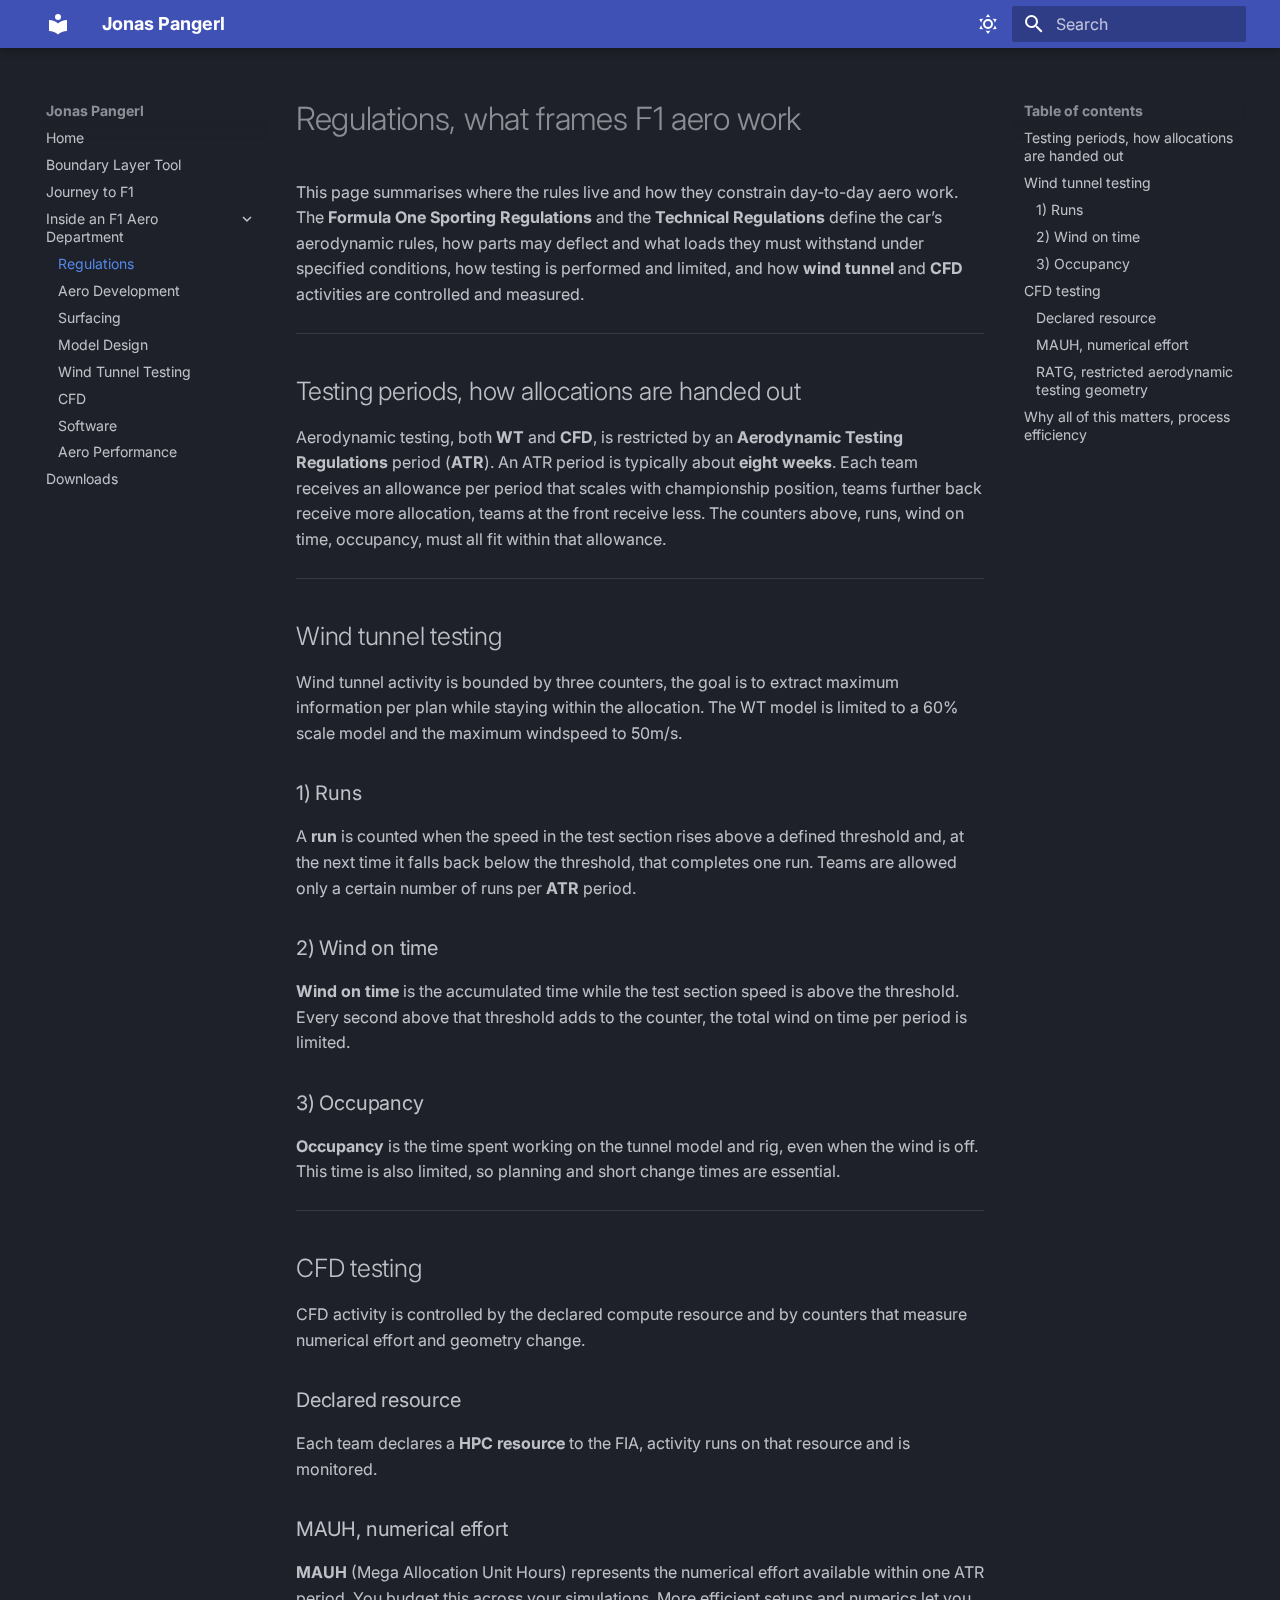
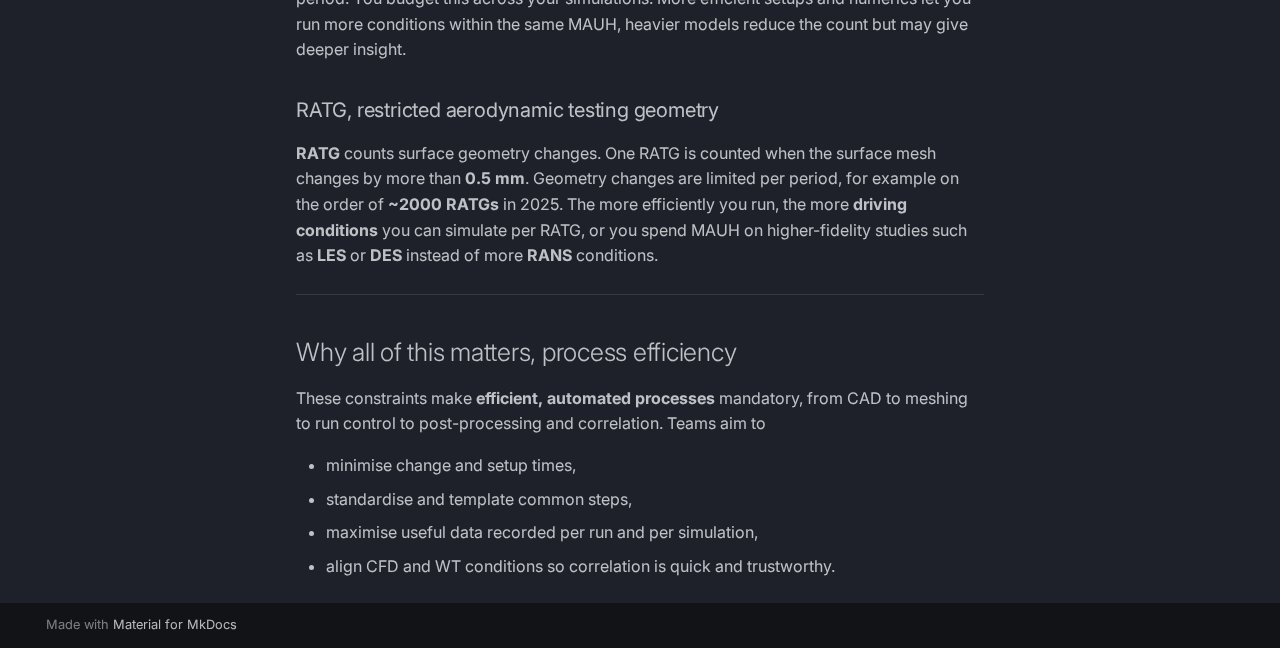
<file: f1-aero/regulations/index.html>
<!doctype html>
<html lang="en" class="no-js">
  <head>
    
      <meta charset="utf-8">
      <meta name="viewport" content="width=device-width,initial-scale=1">
      
      
      
      
        <link rel="prev" href="../">
      
      
        <link rel="next" href="../aerodynamicists/">
      
      
      <link rel="icon" href="../../assets/images/favicon.png">
      <meta name="generator" content="mkdocs-1.6.1, mkdocs-material-9.6.23">
    
    
      
        <title>Regulations - Jonas Pangerl</title>
      
    
    
      <link rel="stylesheet" href="../../assets/stylesheets/main.84d31ad4.min.css">
      
        
        <link rel="stylesheet" href="../../assets/stylesheets/palette.06af60db.min.css">
      
      


    
    
      
    
    
      
        
        
        <link rel="preconnect" href="https://fonts.gstatic.com" crossorigin>
        <link rel="stylesheet" href="https://fonts.googleapis.com/css?family=Inter:300,300i,400,400i,700,700i%7CFira+Code:400,400i,700,700i&display=fallback">
        <style>:root{--md-text-font:"Inter";--md-code-font:"Fira Code"}</style>
      
    
    
      <link rel="stylesheet" href="../../styles/extra.css">
    
    <script>__md_scope=new URL("../..",location),__md_hash=e=>[...e].reduce(((e,_)=>(e<<5)-e+_.charCodeAt(0)),0),__md_get=(e,_=localStorage,t=__md_scope)=>JSON.parse(_.getItem(t.pathname+"."+e)),__md_set=(e,_,t=localStorage,a=__md_scope)=>{try{t.setItem(a.pathname+"."+e,JSON.stringify(_))}catch(e){}}</script>
    
      

    
    
    
  </head>
  
  
    
    
      
    
    
    
    
    <body dir="ltr" data-md-color-scheme="slate" data-md-color-primary="indigo" data-md-color-accent="indigo">
  
    
    <input class="md-toggle" data-md-toggle="drawer" type="checkbox" id="__drawer" autocomplete="off">
    <input class="md-toggle" data-md-toggle="search" type="checkbox" id="__search" autocomplete="off">
    <label class="md-overlay" for="__drawer"></label>
    <div data-md-component="skip">
      
        
        <a href="#regulations-what-frames-f1-aero-work" class="md-skip">
          Skip to content
        </a>
      
    </div>
    <div data-md-component="announce">
      
    </div>
    
    
      

  

<header class="md-header md-header--shadow" data-md-component="header">
  <nav class="md-header__inner md-grid" aria-label="Header">
    <a href="../.." title="Jonas Pangerl" class="md-header__button md-logo" aria-label="Jonas Pangerl" data-md-component="logo">
      
  
  <svg xmlns="http://www.w3.org/2000/svg" viewBox="0 0 24 24"><path d="M12 8a3 3 0 0 0 3-3 3 3 0 0 0-3-3 3 3 0 0 0-3 3 3 3 0 0 0 3 3m0 3.54C9.64 9.35 6.5 8 3 8v11c3.5 0 6.64 1.35 9 3.54 2.36-2.19 5.5-3.54 9-3.54V8c-3.5 0-6.64 1.35-9 3.54"/></svg>

    </a>
    <label class="md-header__button md-icon" for="__drawer">
      
      <svg xmlns="http://www.w3.org/2000/svg" viewBox="0 0 24 24"><path d="M3 6h18v2H3zm0 5h18v2H3zm0 5h18v2H3z"/></svg>
    </label>
    <div class="md-header__title" data-md-component="header-title">
      <div class="md-header__ellipsis">
        <div class="md-header__topic">
          <span class="md-ellipsis">
            Jonas Pangerl
          </span>
        </div>
        <div class="md-header__topic" data-md-component="header-topic">
          <span class="md-ellipsis">
            
              Regulations
            
          </span>
        </div>
      </div>
    </div>
    
      
        <form class="md-header__option" data-md-component="palette">
  
    
    
    
    <input class="md-option" data-md-color-media="" data-md-color-scheme="slate" data-md-color-primary="indigo" data-md-color-accent="indigo"  aria-label="Switch to light mode"  type="radio" name="__palette" id="__palette_0">
    
      <label class="md-header__button md-icon" title="Switch to light mode" for="__palette_1" hidden>
        <svg xmlns="http://www.w3.org/2000/svg" viewBox="0 0 24 24"><path d="M12 7a5 5 0 0 1 5 5 5 5 0 0 1-5 5 5 5 0 0 1-5-5 5 5 0 0 1 5-5m0 2a3 3 0 0 0-3 3 3 3 0 0 0 3 3 3 3 0 0 0 3-3 3 3 0 0 0-3-3m0-7 2.39 3.42C13.65 5.15 12.84 5 12 5s-1.65.15-2.39.42zM3.34 7l4.16-.35A7.2 7.2 0 0 0 5.94 8.5c-.44.74-.69 1.5-.83 2.29zm.02 10 1.76-3.77a7.131 7.131 0 0 0 2.38 4.14zM20.65 7l-1.77 3.79a7.02 7.02 0 0 0-2.38-4.15zm-.01 10-4.14.36c.59-.51 1.12-1.14 1.54-1.86.42-.73.69-1.5.83-2.29zM12 22l-2.41-3.44c.74.27 1.55.44 2.41.44.82 0 1.63-.17 2.37-.44z"/></svg>
      </label>
    
  
    
    
    
    <input class="md-option" data-md-color-media="" data-md-color-scheme="default" data-md-color-primary="indigo" data-md-color-accent="indigo"  aria-label="Switch to dark mode"  type="radio" name="__palette" id="__palette_1">
    
      <label class="md-header__button md-icon" title="Switch to dark mode" for="__palette_0" hidden>
        <svg xmlns="http://www.w3.org/2000/svg" viewBox="0 0 24 24"><path d="m17.75 4.09-2.53 1.94.91 3.06-2.63-1.81-2.63 1.81.91-3.06-2.53-1.94L12.44 4l1.06-3 1.06 3zm3.5 6.91-1.64 1.25.59 1.98-1.7-1.17-1.7 1.17.59-1.98L15.75 11l2.06-.05L18.5 9l.69 1.95zm-2.28 4.95c.83-.08 1.72 1.1 1.19 1.85-.32.45-.66.87-1.08 1.27C15.17 23 8.84 23 4.94 19.07c-3.91-3.9-3.91-10.24 0-14.14.4-.4.82-.76 1.27-1.08.75-.53 1.93.36 1.85 1.19-.27 2.86.69 5.83 2.89 8.02a9.96 9.96 0 0 0 8.02 2.89m-1.64 2.02a12.08 12.08 0 0 1-7.8-3.47c-2.17-2.19-3.33-5-3.49-7.82-2.81 3.14-2.7 7.96.31 10.98 3.02 3.01 7.84 3.12 10.98.31"/></svg>
      </label>
    
  
</form>
      
    
    
      <script>var palette=__md_get("__palette");if(palette&&palette.color){if("(prefers-color-scheme)"===palette.color.media){var media=matchMedia("(prefers-color-scheme: light)"),input=document.querySelector(media.matches?"[data-md-color-media='(prefers-color-scheme: light)']":"[data-md-color-media='(prefers-color-scheme: dark)']");palette.color.media=input.getAttribute("data-md-color-media"),palette.color.scheme=input.getAttribute("data-md-color-scheme"),palette.color.primary=input.getAttribute("data-md-color-primary"),palette.color.accent=input.getAttribute("data-md-color-accent")}for(var[key,value]of Object.entries(palette.color))document.body.setAttribute("data-md-color-"+key,value)}</script>
    
    
    
      
      
        <label class="md-header__button md-icon" for="__search">
          
          <svg xmlns="http://www.w3.org/2000/svg" viewBox="0 0 24 24"><path d="M9.5 3A6.5 6.5 0 0 1 16 9.5c0 1.61-.59 3.09-1.56 4.23l.27.27h.79l5 5-1.5 1.5-5-5v-.79l-.27-.27A6.52 6.52 0 0 1 9.5 16 6.5 6.5 0 0 1 3 9.5 6.5 6.5 0 0 1 9.5 3m0 2C7 5 5 7 5 9.5S7 14 9.5 14 14 12 14 9.5 12 5 9.5 5"/></svg>
        </label>
        <div class="md-search" data-md-component="search" role="dialog">
  <label class="md-search__overlay" for="__search"></label>
  <div class="md-search__inner" role="search">
    <form class="md-search__form" name="search">
      <input type="text" class="md-search__input" name="query" aria-label="Search" placeholder="Search" autocapitalize="off" autocorrect="off" autocomplete="off" spellcheck="false" data-md-component="search-query" required>
      <label class="md-search__icon md-icon" for="__search">
        
        <svg xmlns="http://www.w3.org/2000/svg" viewBox="0 0 24 24"><path d="M9.5 3A6.5 6.5 0 0 1 16 9.5c0 1.61-.59 3.09-1.56 4.23l.27.27h.79l5 5-1.5 1.5-5-5v-.79l-.27-.27A6.52 6.52 0 0 1 9.5 16 6.5 6.5 0 0 1 3 9.5 6.5 6.5 0 0 1 9.5 3m0 2C7 5 5 7 5 9.5S7 14 9.5 14 14 12 14 9.5 12 5 9.5 5"/></svg>
        
        <svg xmlns="http://www.w3.org/2000/svg" viewBox="0 0 24 24"><path d="M20 11v2H8l5.5 5.5-1.42 1.42L4.16 12l7.92-7.92L13.5 5.5 8 11z"/></svg>
      </label>
      <nav class="md-search__options" aria-label="Search">
        
        <button type="reset" class="md-search__icon md-icon" title="Clear" aria-label="Clear" tabindex="-1">
          
          <svg xmlns="http://www.w3.org/2000/svg" viewBox="0 0 24 24"><path d="M19 6.41 17.59 5 12 10.59 6.41 5 5 6.41 10.59 12 5 17.59 6.41 19 12 13.41 17.59 19 19 17.59 13.41 12z"/></svg>
        </button>
      </nav>
      
        <div class="md-search__suggest" data-md-component="search-suggest"></div>
      
    </form>
    <div class="md-search__output">
      <div class="md-search__scrollwrap" tabindex="0" data-md-scrollfix>
        <div class="md-search-result" data-md-component="search-result">
          <div class="md-search-result__meta">
            Initializing search
          </div>
          <ol class="md-search-result__list" role="presentation"></ol>
        </div>
      </div>
    </div>
  </div>
</div>
      
    
    
  </nav>
  
</header>
    
    <div class="md-container" data-md-component="container">
      
      
        
          
        
      
      <main class="md-main" data-md-component="main">
        <div class="md-main__inner md-grid">
          
            
              
              <div class="md-sidebar md-sidebar--primary" data-md-component="sidebar" data-md-type="navigation" >
                <div class="md-sidebar__scrollwrap">
                  <div class="md-sidebar__inner">
                    



<nav class="md-nav md-nav--primary" aria-label="Navigation" data-md-level="0">
  <label class="md-nav__title" for="__drawer">
    <a href="../.." title="Jonas Pangerl" class="md-nav__button md-logo" aria-label="Jonas Pangerl" data-md-component="logo">
      
  
  <svg xmlns="http://www.w3.org/2000/svg" viewBox="0 0 24 24"><path d="M12 8a3 3 0 0 0 3-3 3 3 0 0 0-3-3 3 3 0 0 0-3 3 3 3 0 0 0 3 3m0 3.54C9.64 9.35 6.5 8 3 8v11c3.5 0 6.64 1.35 9 3.54 2.36-2.19 5.5-3.54 9-3.54V8c-3.5 0-6.64 1.35-9 3.54"/></svg>

    </a>
    Jonas Pangerl
  </label>
  
  <ul class="md-nav__list" data-md-scrollfix>
    
      
      
  
  
  
  
    <li class="md-nav__item">
      <a href="../.." class="md-nav__link">
        
  
  
  <span class="md-ellipsis">
    Home
    
  </span>
  

      </a>
    </li>
  

    
      
      
  
  
  
  
    <li class="md-nav__item">
      <a href="../../boundary_layer_tool/" class="md-nav__link">
        
  
  
  <span class="md-ellipsis">
    Boundary Layer Tool
    
  </span>
  

      </a>
    </li>
  

    
      
      
  
  
  
  
    <li class="md-nav__item">
      <a href="../../journey-to-f1/" class="md-nav__link">
        
  
  
  <span class="md-ellipsis">
    Journey to F1
    
  </span>
  

      </a>
    </li>
  

    
      
      
  
  
    
  
  
  
    
    
      
        
          
        
      
        
      
        
      
        
      
        
      
        
      
        
      
        
      
        
      
    
    
    
    
    <li class="md-nav__item md-nav__item--active md-nav__item--nested">
      
        
        
        <input class="md-nav__toggle md-toggle " type="checkbox" id="__nav_4" checked>
        
          
          <div class="md-nav__link md-nav__container">
            <a href="../" class="md-nav__link ">
              
  
  
  <span class="md-ellipsis">
    Inside an F1 Aero Department
    
  </span>
  

            </a>
            
              
              <label class="md-nav__link " for="__nav_4" id="__nav_4_label" tabindex="0">
                <span class="md-nav__icon md-icon"></span>
              </label>
            
          </div>
        
        <nav class="md-nav" data-md-level="1" aria-labelledby="__nav_4_label" aria-expanded="true">
          <label class="md-nav__title" for="__nav_4">
            <span class="md-nav__icon md-icon"></span>
            Inside an F1 Aero Department
          </label>
          <ul class="md-nav__list" data-md-scrollfix>
            
              
            
              
                
  
  
    
  
  
  
    <li class="md-nav__item md-nav__item--active">
      
      <input class="md-nav__toggle md-toggle" type="checkbox" id="__toc">
      
      
        
      
      
        <label class="md-nav__link md-nav__link--active" for="__toc">
          
  
  
  <span class="md-ellipsis">
    Regulations
    
  </span>
  

          <span class="md-nav__icon md-icon"></span>
        </label>
      
      <a href="./" class="md-nav__link md-nav__link--active">
        
  
  
  <span class="md-ellipsis">
    Regulations
    
  </span>
  

      </a>
      
        

<nav class="md-nav md-nav--secondary" aria-label="Table of contents">
  
  
  
    
  
  
    <label class="md-nav__title" for="__toc">
      <span class="md-nav__icon md-icon"></span>
      Table of contents
    </label>
    <ul class="md-nav__list" data-md-component="toc" data-md-scrollfix>
      
        <li class="md-nav__item">
  <a href="#testing-periods-how-allocations-are-handed-out" class="md-nav__link">
    <span class="md-ellipsis">
      Testing periods, how allocations are handed out
    </span>
  </a>
  
</li>
      
        <li class="md-nav__item">
  <a href="#wind-tunnel-testing" class="md-nav__link">
    <span class="md-ellipsis">
      Wind tunnel testing
    </span>
  </a>
  
    <nav class="md-nav" aria-label="Wind tunnel testing">
      <ul class="md-nav__list">
        
          <li class="md-nav__item">
  <a href="#1-runs" class="md-nav__link">
    <span class="md-ellipsis">
      1) Runs
    </span>
  </a>
  
</li>
        
          <li class="md-nav__item">
  <a href="#2-wind-on-time" class="md-nav__link">
    <span class="md-ellipsis">
      2) Wind on time
    </span>
  </a>
  
</li>
        
          <li class="md-nav__item">
  <a href="#3-occupancy" class="md-nav__link">
    <span class="md-ellipsis">
      3) Occupancy
    </span>
  </a>
  
</li>
        
      </ul>
    </nav>
  
</li>
      
        <li class="md-nav__item">
  <a href="#cfd-testing" class="md-nav__link">
    <span class="md-ellipsis">
      CFD testing
    </span>
  </a>
  
    <nav class="md-nav" aria-label="CFD testing">
      <ul class="md-nav__list">
        
          <li class="md-nav__item">
  <a href="#declared-resource" class="md-nav__link">
    <span class="md-ellipsis">
      Declared resource
    </span>
  </a>
  
</li>
        
          <li class="md-nav__item">
  <a href="#mauh-numerical-effort" class="md-nav__link">
    <span class="md-ellipsis">
      MAUH, numerical effort
    </span>
  </a>
  
</li>
        
          <li class="md-nav__item">
  <a href="#ratg-restricted-aerodynamic-testing-geometry" class="md-nav__link">
    <span class="md-ellipsis">
      RATG, restricted aerodynamic testing geometry
    </span>
  </a>
  
</li>
        
      </ul>
    </nav>
  
</li>
      
        <li class="md-nav__item">
  <a href="#why-all-of-this-matters-process-efficiency" class="md-nav__link">
    <span class="md-ellipsis">
      Why all of this matters, process efficiency
    </span>
  </a>
  
</li>
      
    </ul>
  
</nav>
      
    </li>
  

              
            
              
                
  
  
  
  
    <li class="md-nav__item">
      <a href="../aerodynamicists/" class="md-nav__link">
        
  
  
  <span class="md-ellipsis">
    Aero Development
    
  </span>
  

      </a>
    </li>
  

              
            
              
                
  
  
  
  
    <li class="md-nav__item">
      <a href="../surfacers/" class="md-nav__link">
        
  
  
  <span class="md-ellipsis">
    Surfacing
    
  </span>
  

      </a>
    </li>
  

              
            
              
                
  
  
  
  
    <li class="md-nav__item">
      <a href="../model-design/" class="md-nav__link">
        
  
  
  <span class="md-ellipsis">
    Model Design
    
  </span>
  

      </a>
    </li>
  

              
            
              
                
  
  
  
  
    <li class="md-nav__item">
      <a href="../wt-testing/" class="md-nav__link">
        
  
  
  <span class="md-ellipsis">
    Wind Tunnel Testing
    
  </span>
  

      </a>
    </li>
  

              
            
              
                
  
  
  
  
    <li class="md-nav__item">
      <a href="../cfd/" class="md-nav__link">
        
  
  
  <span class="md-ellipsis">
    CFD
    
  </span>
  

      </a>
    </li>
  

              
            
              
                
  
  
  
  
    <li class="md-nav__item">
      <a href="../software/" class="md-nav__link">
        
  
  
  <span class="md-ellipsis">
    Software
    
  </span>
  

      </a>
    </li>
  

              
            
              
                
  
  
  
  
    <li class="md-nav__item">
      <a href="../aero-performance/" class="md-nav__link">
        
  
  
  <span class="md-ellipsis">
    Aero Performance
    
  </span>
  

      </a>
    </li>
  

              
            
          </ul>
        </nav>
      
    </li>
  

    
      
      
  
  
  
  
    <li class="md-nav__item">
      <a href="../../downloads/" class="md-nav__link">
        
  
  
  <span class="md-ellipsis">
    Downloads
    
  </span>
  

      </a>
    </li>
  

    
  </ul>
</nav>
                  </div>
                </div>
              </div>
            
            
              
              <div class="md-sidebar md-sidebar--secondary" data-md-component="sidebar" data-md-type="toc" >
                <div class="md-sidebar__scrollwrap">
                  <div class="md-sidebar__inner">
                    

<nav class="md-nav md-nav--secondary" aria-label="Table of contents">
  
  
  
    
  
  
    <label class="md-nav__title" for="__toc">
      <span class="md-nav__icon md-icon"></span>
      Table of contents
    </label>
    <ul class="md-nav__list" data-md-component="toc" data-md-scrollfix>
      
        <li class="md-nav__item">
  <a href="#testing-periods-how-allocations-are-handed-out" class="md-nav__link">
    <span class="md-ellipsis">
      Testing periods, how allocations are handed out
    </span>
  </a>
  
</li>
      
        <li class="md-nav__item">
  <a href="#wind-tunnel-testing" class="md-nav__link">
    <span class="md-ellipsis">
      Wind tunnel testing
    </span>
  </a>
  
    <nav class="md-nav" aria-label="Wind tunnel testing">
      <ul class="md-nav__list">
        
          <li class="md-nav__item">
  <a href="#1-runs" class="md-nav__link">
    <span class="md-ellipsis">
      1) Runs
    </span>
  </a>
  
</li>
        
          <li class="md-nav__item">
  <a href="#2-wind-on-time" class="md-nav__link">
    <span class="md-ellipsis">
      2) Wind on time
    </span>
  </a>
  
</li>
        
          <li class="md-nav__item">
  <a href="#3-occupancy" class="md-nav__link">
    <span class="md-ellipsis">
      3) Occupancy
    </span>
  </a>
  
</li>
        
      </ul>
    </nav>
  
</li>
      
        <li class="md-nav__item">
  <a href="#cfd-testing" class="md-nav__link">
    <span class="md-ellipsis">
      CFD testing
    </span>
  </a>
  
    <nav class="md-nav" aria-label="CFD testing">
      <ul class="md-nav__list">
        
          <li class="md-nav__item">
  <a href="#declared-resource" class="md-nav__link">
    <span class="md-ellipsis">
      Declared resource
    </span>
  </a>
  
</li>
        
          <li class="md-nav__item">
  <a href="#mauh-numerical-effort" class="md-nav__link">
    <span class="md-ellipsis">
      MAUH, numerical effort
    </span>
  </a>
  
</li>
        
          <li class="md-nav__item">
  <a href="#ratg-restricted-aerodynamic-testing-geometry" class="md-nav__link">
    <span class="md-ellipsis">
      RATG, restricted aerodynamic testing geometry
    </span>
  </a>
  
</li>
        
      </ul>
    </nav>
  
</li>
      
        <li class="md-nav__item">
  <a href="#why-all-of-this-matters-process-efficiency" class="md-nav__link">
    <span class="md-ellipsis">
      Why all of this matters, process efficiency
    </span>
  </a>
  
</li>
      
    </ul>
  
</nav>
                  </div>
                </div>
              </div>
            
          
          
            <div class="md-content" data-md-component="content">
              <article class="md-content__inner md-typeset">
                
                  



<h1 id="regulations-what-frames-f1-aero-work">Regulations, what frames F1 aero work</h1>
<p>This page summarises where the rules live and how they constrain day-to-day aero work. The <strong>Formula One Sporting Regulations</strong> and the <strong>Technical Regulations</strong> define the car’s aerodynamic rules, how parts may deflect and what loads they must withstand under specified conditions, how testing is performed and limited, and how <strong>wind tunnel</strong> and <strong>CFD</strong> activities are controlled and measured.</p>
<hr />
<h2 id="testing-periods-how-allocations-are-handed-out">Testing periods, how allocations are handed out</h2>
<p>Aerodynamic testing, both <strong>WT</strong> and <strong>CFD</strong>, is restricted by an <strong>Aerodynamic Testing Regulations</strong> period (<strong>ATR</strong>).
An ATR period is typically about <strong>eight weeks</strong>.
Each team receives an allowance per period that scales with championship position, teams further back receive more allocation,
teams at the front receive less. The counters above, runs, wind on time, occupancy, must all fit within that allowance.</p>
<hr />
<h2 id="wind-tunnel-testing">Wind tunnel testing</h2>
<p>Wind tunnel activity is bounded by three counters, the goal is to extract maximum information per plan while staying within the allocation.
The WT model is limited to a 60% scale model and the maximum windspeed to 50m/s.</p>
<h3 id="1-runs">1) Runs</h3>
<p>A <strong>run</strong> is counted when the speed in the test section rises above a defined threshold and, at the next time it falls back below the threshold, that completes one run. Teams are allowed only a certain number of runs per <strong>ATR</strong> period.</p>
<h3 id="2-wind-on-time">2) Wind on time</h3>
<p><strong>Wind on time</strong> is the accumulated time while the test section speed is above the threshold. Every second above that threshold adds to the counter, the total wind on time per period is limited.</p>
<h3 id="3-occupancy">3) Occupancy</h3>
<p><strong>Occupancy</strong> is the time spent working on the tunnel model and rig, even when the wind is off. This time is also limited, so planning and short change times are essential.</p>
<hr />
<h2 id="cfd-testing">CFD testing</h2>
<p>CFD activity is controlled by the declared compute resource and by counters that measure numerical effort and geometry change.</p>
<h3 id="declared-resource">Declared resource</h3>
<p>Each team declares a <strong>HPC resource</strong> to the FIA, activity runs on that resource and is monitored.</p>
<h3 id="mauh-numerical-effort">MAUH, numerical effort</h3>
<p><strong>MAUH</strong> (Mega Allocation Unit Hours) represents the numerical effort available within one ATR period. You budget this across your simulations. More efficient setups and numerics let you run more conditions within the same MAUH, heavier models reduce the count but may give deeper insight.</p>
<h3 id="ratg-restricted-aerodynamic-testing-geometry">RATG, restricted aerodynamic testing geometry</h3>
<p><strong>RATG</strong> counts surface geometry changes. One RATG is counted when the surface mesh changes by more than <strong>0.5 mm</strong>. Geometry changes are limited per period, for example on the order of <strong>~2000 RATGs</strong> in 2025. The more efficiently you run, the more <strong>driving conditions</strong> you can simulate per RATG, or you spend MAUH on higher-fidelity studies such as <strong>LES</strong> or <strong>DES</strong> instead of more <strong>RANS</strong> conditions.</p>
<hr />
<h2 id="why-all-of-this-matters-process-efficiency">Why all of this matters, process efficiency</h2>
<p>These constraints make <strong>efficient, automated processes</strong> mandatory, from CAD to meshing to run control to post-processing and correlation. Teams aim to</p>
<ul>
<li>minimise change and setup times,</li>
<li>standardise and template common steps,</li>
<li>maximise useful data recorded per run and per simulation,</li>
<li>align CFD and WT conditions so correlation is quick and trustworthy.</li>
</ul>












                
              </article>
            </div>
          
          
<script>var target=document.getElementById(location.hash.slice(1));target&&target.name&&(target.checked=target.name.startsWith("__tabbed_"))</script>
        </div>
        
          <button type="button" class="md-top md-icon" data-md-component="top" hidden>
  
  <svg xmlns="http://www.w3.org/2000/svg" viewBox="0 0 24 24"><path d="M13 20h-2V8l-5.5 5.5-1.42-1.42L12 4.16l7.92 7.92-1.42 1.42L13 8z"/></svg>
  Back to top
</button>
        
      </main>
      
        <footer class="md-footer">
  
  <div class="md-footer-meta md-typeset">
    <div class="md-footer-meta__inner md-grid">
      <div class="md-copyright">
  
  
    Made with
    <a href="https://squidfunk.github.io/mkdocs-material/" target="_blank" rel="noopener">
      Material for MkDocs
    </a>
  
</div>
      
    </div>
  </div>
</footer>
      
    </div>
    <div class="md-dialog" data-md-component="dialog">
      <div class="md-dialog__inner md-typeset"></div>
    </div>
    
    
    
      
      <script id="__config" type="application/json">{"base": "../..", "features": ["navigation.top", "navigation.expand", "search.suggest", "content.code.copy", "navigation.expand", "navigation.indexes", "content.code.copy"], "search": "../../assets/javascripts/workers/search.973d3a69.min.js", "tags": null, "translations": {"clipboard.copied": "Copied to clipboard", "clipboard.copy": "Copy to clipboard", "search.result.more.one": "1 more on this page", "search.result.more.other": "# more on this page", "search.result.none": "No matching documents", "search.result.one": "1 matching document", "search.result.other": "# matching documents", "search.result.placeholder": "Type to start searching", "search.result.term.missing": "Missing", "select.version": "Select version"}, "version": null}</script>
    
    
      <script src="../../assets/javascripts/bundle.f55a23d4.min.js"></script>
      
    
  </body>
</html>
</file>
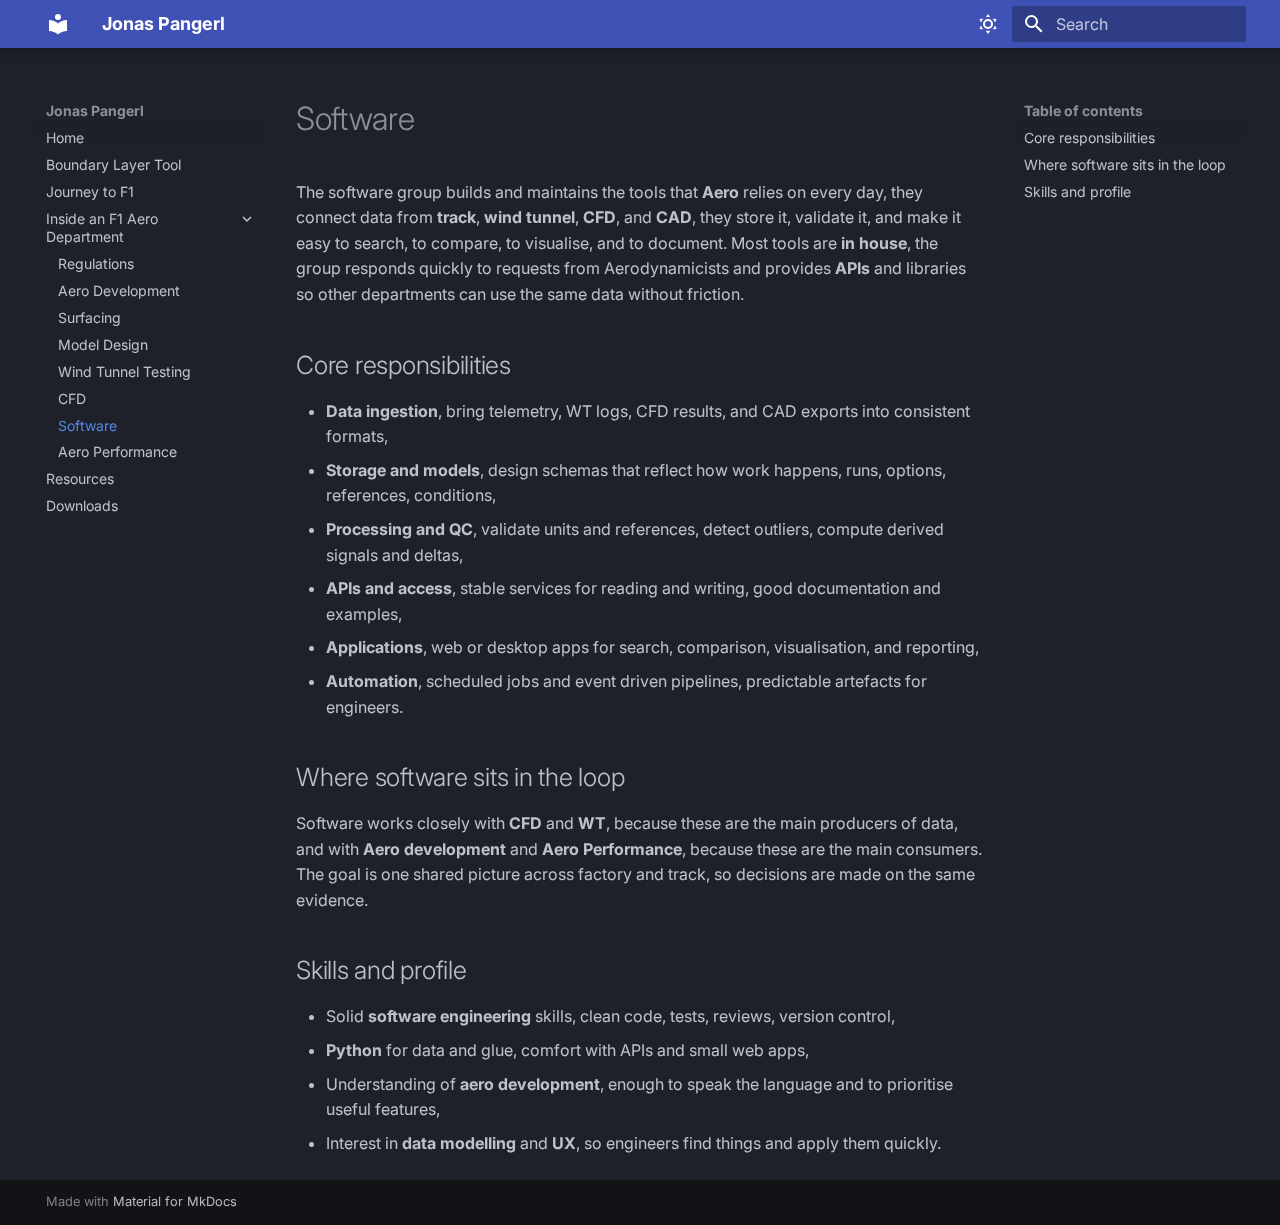
<file: f1-aero/software/index.html>
<!doctype html>
<html lang="en" class="no-js">
  <head>
    
      <meta charset="utf-8">
      <meta name="viewport" content="width=device-width,initial-scale=1">
      
      
      
      
        <link rel="prev" href="../cfd/">
      
      
        <link rel="next" href="../aero-performance/">
      
      
      <link rel="icon" href="../../assets/images/favicon.png">
      <meta name="generator" content="mkdocs-1.6.1, mkdocs-material-9.6.23">
    
    
      
        <title>Software - Jonas Pangerl</title>
      
    
    
      <link rel="stylesheet" href="../../assets/stylesheets/main.84d31ad4.min.css">
      
        
        <link rel="stylesheet" href="../../assets/stylesheets/palette.06af60db.min.css">
      
      


    
    
      
    
    
      
        
        
        <link rel="preconnect" href="https://fonts.gstatic.com" crossorigin>
        <link rel="stylesheet" href="https://fonts.googleapis.com/css?family=Inter:300,300i,400,400i,700,700i%7CFira+Code:400,400i,700,700i&display=fallback">
        <style>:root{--md-text-font:"Inter";--md-code-font:"Fira Code"}</style>
      
    
    
      <link rel="stylesheet" href="../../styles/extra.css">
    
    <script>__md_scope=new URL("../..",location),__md_hash=e=>[...e].reduce(((e,_)=>(e<<5)-e+_.charCodeAt(0)),0),__md_get=(e,_=localStorage,t=__md_scope)=>JSON.parse(_.getItem(t.pathname+"."+e)),__md_set=(e,_,t=localStorage,a=__md_scope)=>{try{t.setItem(a.pathname+"."+e,JSON.stringify(_))}catch(e){}}</script>
    
      

    
    
    
  </head>
  
  
    
    
      
    
    
    
    
    <body dir="ltr" data-md-color-scheme="slate" data-md-color-primary="indigo" data-md-color-accent="indigo">
  
    
    <input class="md-toggle" data-md-toggle="drawer" type="checkbox" id="__drawer" autocomplete="off">
    <input class="md-toggle" data-md-toggle="search" type="checkbox" id="__search" autocomplete="off">
    <label class="md-overlay" for="__drawer"></label>
    <div data-md-component="skip">
      
        
        <a href="#software" class="md-skip">
          Skip to content
        </a>
      
    </div>
    <div data-md-component="announce">
      
    </div>
    
    
      

  

<header class="md-header md-header--shadow" data-md-component="header">
  <nav class="md-header__inner md-grid" aria-label="Header">
    <a href="../.." title="Jonas Pangerl" class="md-header__button md-logo" aria-label="Jonas Pangerl" data-md-component="logo">
      
  
  <svg xmlns="http://www.w3.org/2000/svg" viewBox="0 0 24 24"><path d="M12 8a3 3 0 0 0 3-3 3 3 0 0 0-3-3 3 3 0 0 0-3 3 3 3 0 0 0 3 3m0 3.54C9.64 9.35 6.5 8 3 8v11c3.5 0 6.64 1.35 9 3.54 2.36-2.19 5.5-3.54 9-3.54V8c-3.5 0-6.64 1.35-9 3.54"/></svg>

    </a>
    <label class="md-header__button md-icon" for="__drawer">
      
      <svg xmlns="http://www.w3.org/2000/svg" viewBox="0 0 24 24"><path d="M3 6h18v2H3zm0 5h18v2H3zm0 5h18v2H3z"/></svg>
    </label>
    <div class="md-header__title" data-md-component="header-title">
      <div class="md-header__ellipsis">
        <div class="md-header__topic">
          <span class="md-ellipsis">
            Jonas Pangerl
          </span>
        </div>
        <div class="md-header__topic" data-md-component="header-topic">
          <span class="md-ellipsis">
            
              Software
            
          </span>
        </div>
      </div>
    </div>
    
      
        <form class="md-header__option" data-md-component="palette">
  
    
    
    
    <input class="md-option" data-md-color-media="" data-md-color-scheme="slate" data-md-color-primary="indigo" data-md-color-accent="indigo"  aria-label="Switch to light mode"  type="radio" name="__palette" id="__palette_0">
    
      <label class="md-header__button md-icon" title="Switch to light mode" for="__palette_1" hidden>
        <svg xmlns="http://www.w3.org/2000/svg" viewBox="0 0 24 24"><path d="M12 7a5 5 0 0 1 5 5 5 5 0 0 1-5 5 5 5 0 0 1-5-5 5 5 0 0 1 5-5m0 2a3 3 0 0 0-3 3 3 3 0 0 0 3 3 3 3 0 0 0 3-3 3 3 0 0 0-3-3m0-7 2.39 3.42C13.65 5.15 12.84 5 12 5s-1.65.15-2.39.42zM3.34 7l4.16-.35A7.2 7.2 0 0 0 5.94 8.5c-.44.74-.69 1.5-.83 2.29zm.02 10 1.76-3.77a7.131 7.131 0 0 0 2.38 4.14zM20.65 7l-1.77 3.79a7.02 7.02 0 0 0-2.38-4.15zm-.01 10-4.14.36c.59-.51 1.12-1.14 1.54-1.86.42-.73.69-1.5.83-2.29zM12 22l-2.41-3.44c.74.27 1.55.44 2.41.44.82 0 1.63-.17 2.37-.44z"/></svg>
      </label>
    
  
    
    
    
    <input class="md-option" data-md-color-media="" data-md-color-scheme="default" data-md-color-primary="indigo" data-md-color-accent="indigo"  aria-label="Switch to dark mode"  type="radio" name="__palette" id="__palette_1">
    
      <label class="md-header__button md-icon" title="Switch to dark mode" for="__palette_0" hidden>
        <svg xmlns="http://www.w3.org/2000/svg" viewBox="0 0 24 24"><path d="m17.75 4.09-2.53 1.94.91 3.06-2.63-1.81-2.63 1.81.91-3.06-2.53-1.94L12.44 4l1.06-3 1.06 3zm3.5 6.91-1.64 1.25.59 1.98-1.7-1.17-1.7 1.17.59-1.98L15.75 11l2.06-.05L18.5 9l.69 1.95zm-2.28 4.95c.83-.08 1.72 1.1 1.19 1.85-.32.45-.66.87-1.08 1.27C15.17 23 8.84 23 4.94 19.07c-3.91-3.9-3.91-10.24 0-14.14.4-.4.82-.76 1.27-1.08.75-.53 1.93.36 1.85 1.19-.27 2.86.69 5.83 2.89 8.02a9.96 9.96 0 0 0 8.02 2.89m-1.64 2.02a12.08 12.08 0 0 1-7.8-3.47c-2.17-2.19-3.33-5-3.49-7.82-2.81 3.14-2.7 7.96.31 10.98 3.02 3.01 7.84 3.12 10.98.31"/></svg>
      </label>
    
  
</form>
      
    
    
      <script>var palette=__md_get("__palette");if(palette&&palette.color){if("(prefers-color-scheme)"===palette.color.media){var media=matchMedia("(prefers-color-scheme: light)"),input=document.querySelector(media.matches?"[data-md-color-media='(prefers-color-scheme: light)']":"[data-md-color-media='(prefers-color-scheme: dark)']");palette.color.media=input.getAttribute("data-md-color-media"),palette.color.scheme=input.getAttribute("data-md-color-scheme"),palette.color.primary=input.getAttribute("data-md-color-primary"),palette.color.accent=input.getAttribute("data-md-color-accent")}for(var[key,value]of Object.entries(palette.color))document.body.setAttribute("data-md-color-"+key,value)}</script>
    
    
    
      
      
        <label class="md-header__button md-icon" for="__search">
          
          <svg xmlns="http://www.w3.org/2000/svg" viewBox="0 0 24 24"><path d="M9.5 3A6.5 6.5 0 0 1 16 9.5c0 1.61-.59 3.09-1.56 4.23l.27.27h.79l5 5-1.5 1.5-5-5v-.79l-.27-.27A6.52 6.52 0 0 1 9.5 16 6.5 6.5 0 0 1 3 9.5 6.5 6.5 0 0 1 9.5 3m0 2C7 5 5 7 5 9.5S7 14 9.5 14 14 12 14 9.5 12 5 9.5 5"/></svg>
        </label>
        <div class="md-search" data-md-component="search" role="dialog">
  <label class="md-search__overlay" for="__search"></label>
  <div class="md-search__inner" role="search">
    <form class="md-search__form" name="search">
      <input type="text" class="md-search__input" name="query" aria-label="Search" placeholder="Search" autocapitalize="off" autocorrect="off" autocomplete="off" spellcheck="false" data-md-component="search-query" required>
      <label class="md-search__icon md-icon" for="__search">
        
        <svg xmlns="http://www.w3.org/2000/svg" viewBox="0 0 24 24"><path d="M9.5 3A6.5 6.5 0 0 1 16 9.5c0 1.61-.59 3.09-1.56 4.23l.27.27h.79l5 5-1.5 1.5-5-5v-.79l-.27-.27A6.52 6.52 0 0 1 9.5 16 6.5 6.5 0 0 1 3 9.5 6.5 6.5 0 0 1 9.5 3m0 2C7 5 5 7 5 9.5S7 14 9.5 14 14 12 14 9.5 12 5 9.5 5"/></svg>
        
        <svg xmlns="http://www.w3.org/2000/svg" viewBox="0 0 24 24"><path d="M20 11v2H8l5.5 5.5-1.42 1.42L4.16 12l7.92-7.92L13.5 5.5 8 11z"/></svg>
      </label>
      <nav class="md-search__options" aria-label="Search">
        
        <button type="reset" class="md-search__icon md-icon" title="Clear" aria-label="Clear" tabindex="-1">
          
          <svg xmlns="http://www.w3.org/2000/svg" viewBox="0 0 24 24"><path d="M19 6.41 17.59 5 12 10.59 6.41 5 5 6.41 10.59 12 5 17.59 6.41 19 12 13.41 17.59 19 19 17.59 13.41 12z"/></svg>
        </button>
      </nav>
      
        <div class="md-search__suggest" data-md-component="search-suggest"></div>
      
    </form>
    <div class="md-search__output">
      <div class="md-search__scrollwrap" tabindex="0" data-md-scrollfix>
        <div class="md-search-result" data-md-component="search-result">
          <div class="md-search-result__meta">
            Initializing search
          </div>
          <ol class="md-search-result__list" role="presentation"></ol>
        </div>
      </div>
    </div>
  </div>
</div>
      
    
    
  </nav>
  
</header>
    
    <div class="md-container" data-md-component="container">
      
      
        
          
        
      
      <main class="md-main" data-md-component="main">
        <div class="md-main__inner md-grid">
          
            
              
              <div class="md-sidebar md-sidebar--primary" data-md-component="sidebar" data-md-type="navigation" >
                <div class="md-sidebar__scrollwrap">
                  <div class="md-sidebar__inner">
                    



<nav class="md-nav md-nav--primary" aria-label="Navigation" data-md-level="0">
  <label class="md-nav__title" for="__drawer">
    <a href="../.." title="Jonas Pangerl" class="md-nav__button md-logo" aria-label="Jonas Pangerl" data-md-component="logo">
      
  
  <svg xmlns="http://www.w3.org/2000/svg" viewBox="0 0 24 24"><path d="M12 8a3 3 0 0 0 3-3 3 3 0 0 0-3-3 3 3 0 0 0-3 3 3 3 0 0 0 3 3m0 3.54C9.64 9.35 6.5 8 3 8v11c3.5 0 6.64 1.35 9 3.54 2.36-2.19 5.5-3.54 9-3.54V8c-3.5 0-6.64 1.35-9 3.54"/></svg>

    </a>
    Jonas Pangerl
  </label>
  
  <ul class="md-nav__list" data-md-scrollfix>
    
      
      
  
  
  
  
    <li class="md-nav__item">
      <a href="../.." class="md-nav__link">
        
  
  
  <span class="md-ellipsis">
    Home
    
  </span>
  

      </a>
    </li>
  

    
      
      
  
  
  
  
    <li class="md-nav__item">
      <a href="../../boundary_layer_tool/" class="md-nav__link">
        
  
  
  <span class="md-ellipsis">
    Boundary Layer Tool
    
  </span>
  

      </a>
    </li>
  

    
      
      
  
  
  
  
    <li class="md-nav__item">
      <a href="../../journey-to-f1/" class="md-nav__link">
        
  
  
  <span class="md-ellipsis">
    Journey to F1
    
  </span>
  

      </a>
    </li>
  

    
      
      
  
  
    
  
  
  
    
    
      
        
          
        
      
        
      
        
      
        
      
        
      
        
      
        
      
        
      
        
      
    
    
    
    
    <li class="md-nav__item md-nav__item--active md-nav__item--nested">
      
        
        
        <input class="md-nav__toggle md-toggle " type="checkbox" id="__nav_4" checked>
        
          
          <div class="md-nav__link md-nav__container">
            <a href="../" class="md-nav__link ">
              
  
  
  <span class="md-ellipsis">
    Inside an F1 Aero Department
    
  </span>
  

            </a>
            
              
              <label class="md-nav__link " for="__nav_4" id="__nav_4_label" tabindex="0">
                <span class="md-nav__icon md-icon"></span>
              </label>
            
          </div>
        
        <nav class="md-nav" data-md-level="1" aria-labelledby="__nav_4_label" aria-expanded="true">
          <label class="md-nav__title" for="__nav_4">
            <span class="md-nav__icon md-icon"></span>
            Inside an F1 Aero Department
          </label>
          <ul class="md-nav__list" data-md-scrollfix>
            
              
            
              
                
  
  
  
  
    <li class="md-nav__item">
      <a href="../regulations/" class="md-nav__link">
        
  
  
  <span class="md-ellipsis">
    Regulations
    
  </span>
  

      </a>
    </li>
  

              
            
              
                
  
  
  
  
    <li class="md-nav__item">
      <a href="../aerodynamicists/" class="md-nav__link">
        
  
  
  <span class="md-ellipsis">
    Aero Development
    
  </span>
  

      </a>
    </li>
  

              
            
              
                
  
  
  
  
    <li class="md-nav__item">
      <a href="../surfacers/" class="md-nav__link">
        
  
  
  <span class="md-ellipsis">
    Surfacing
    
  </span>
  

      </a>
    </li>
  

              
            
              
                
  
  
  
  
    <li class="md-nav__item">
      <a href="../model-design/" class="md-nav__link">
        
  
  
  <span class="md-ellipsis">
    Model Design
    
  </span>
  

      </a>
    </li>
  

              
            
              
                
  
  
  
  
    <li class="md-nav__item">
      <a href="../wt-testing/" class="md-nav__link">
        
  
  
  <span class="md-ellipsis">
    Wind Tunnel Testing
    
  </span>
  

      </a>
    </li>
  

              
            
              
                
  
  
  
  
    <li class="md-nav__item">
      <a href="../cfd/" class="md-nav__link">
        
  
  
  <span class="md-ellipsis">
    CFD
    
  </span>
  

      </a>
    </li>
  

              
            
              
                
  
  
    
  
  
  
    <li class="md-nav__item md-nav__item--active">
      
      <input class="md-nav__toggle md-toggle" type="checkbox" id="__toc">
      
      
        
      
      
        <label class="md-nav__link md-nav__link--active" for="__toc">
          
  
  
  <span class="md-ellipsis">
    Software
    
  </span>
  

          <span class="md-nav__icon md-icon"></span>
        </label>
      
      <a href="./" class="md-nav__link md-nav__link--active">
        
  
  
  <span class="md-ellipsis">
    Software
    
  </span>
  

      </a>
      
        

<nav class="md-nav md-nav--secondary" aria-label="Table of contents">
  
  
  
    
  
  
    <label class="md-nav__title" for="__toc">
      <span class="md-nav__icon md-icon"></span>
      Table of contents
    </label>
    <ul class="md-nav__list" data-md-component="toc" data-md-scrollfix>
      
        <li class="md-nav__item">
  <a href="#core-responsibilities" class="md-nav__link">
    <span class="md-ellipsis">
      Core responsibilities
    </span>
  </a>
  
</li>
      
        <li class="md-nav__item">
  <a href="#where-software-sits-in-the-loop" class="md-nav__link">
    <span class="md-ellipsis">
      Where software sits in the loop
    </span>
  </a>
  
</li>
      
        <li class="md-nav__item">
  <a href="#skills-and-profile" class="md-nav__link">
    <span class="md-ellipsis">
      Skills and profile
    </span>
  </a>
  
</li>
      
    </ul>
  
</nav>
      
    </li>
  

              
            
              
                
  
  
  
  
    <li class="md-nav__item">
      <a href="../aero-performance/" class="md-nav__link">
        
  
  
  <span class="md-ellipsis">
    Aero Performance
    
  </span>
  

      </a>
    </li>
  

              
            
          </ul>
        </nav>
      
    </li>
  

    
      
      
  
  
  
  
    <li class="md-nav__item">
      <a href="../../resources/" class="md-nav__link">
        
  
  
  <span class="md-ellipsis">
    Resources
    
  </span>
  

      </a>
    </li>
  

    
      
      
  
  
  
  
    <li class="md-nav__item">
      <a href="../../downloads/" class="md-nav__link">
        
  
  
  <span class="md-ellipsis">
    Downloads
    
  </span>
  

      </a>
    </li>
  

    
  </ul>
</nav>
                  </div>
                </div>
              </div>
            
            
              
              <div class="md-sidebar md-sidebar--secondary" data-md-component="sidebar" data-md-type="toc" >
                <div class="md-sidebar__scrollwrap">
                  <div class="md-sidebar__inner">
                    

<nav class="md-nav md-nav--secondary" aria-label="Table of contents">
  
  
  
    
  
  
    <label class="md-nav__title" for="__toc">
      <span class="md-nav__icon md-icon"></span>
      Table of contents
    </label>
    <ul class="md-nav__list" data-md-component="toc" data-md-scrollfix>
      
        <li class="md-nav__item">
  <a href="#core-responsibilities" class="md-nav__link">
    <span class="md-ellipsis">
      Core responsibilities
    </span>
  </a>
  
</li>
      
        <li class="md-nav__item">
  <a href="#where-software-sits-in-the-loop" class="md-nav__link">
    <span class="md-ellipsis">
      Where software sits in the loop
    </span>
  </a>
  
</li>
      
        <li class="md-nav__item">
  <a href="#skills-and-profile" class="md-nav__link">
    <span class="md-ellipsis">
      Skills and profile
    </span>
  </a>
  
</li>
      
    </ul>
  
</nav>
                  </div>
                </div>
              </div>
            
          
          
            <div class="md-content" data-md-component="content">
              <article class="md-content__inner md-typeset">
                
                  



<h1 id="software">Software</h1>
<p>The software group builds and maintains the tools that <strong>Aero</strong> relies on every day, they connect data from <strong>track</strong>, <strong>wind tunnel</strong>, <strong>CFD</strong>, and <strong>CAD</strong>, they store it, validate it, and make it easy to search, to compare, to visualise, and to document. Most tools are <strong>in house</strong>, the group responds quickly to requests from Aerodynamicists and provides <strong>APIs</strong> and libraries so other departments can use the same data without friction.</p>
<h2 id="core-responsibilities">Core responsibilities</h2>
<ul>
<li><strong>Data ingestion</strong>, bring telemetry, WT logs, CFD results, and CAD exports into consistent formats,</li>
<li><strong>Storage and models</strong>, design schemas that reflect how work happens, runs, options, references, conditions,</li>
<li><strong>Processing and QC</strong>, validate units and references, detect outliers, compute derived signals and deltas,</li>
<li><strong>APIs and access</strong>, stable services for reading and writing, good documentation and examples,</li>
<li><strong>Applications</strong>, web or desktop apps for search, comparison, visualisation, and reporting,</li>
<li><strong>Automation</strong>, scheduled jobs and event driven pipelines, predictable artefacts for engineers.</li>
</ul>
<h2 id="where-software-sits-in-the-loop">Where software sits in the loop</h2>
<p>Software works closely with <strong>CFD</strong> and <strong>WT</strong>, because these are the main producers of data, and with <strong>Aero development</strong> and 
<strong>Aero Performance</strong>, because these are the main consumers. The goal is one shared picture across factory and track, 
so decisions are made on the same evidence.</p>
<h2 id="skills-and-profile">Skills and profile</h2>
<ul>
<li>Solid <strong>software engineering</strong> skills, clean code, tests, reviews, version control,</li>
<li><strong>Python</strong> for data and glue, comfort with APIs and small web apps,</li>
<li>Understanding of <strong>aero development</strong>, enough to speak the language and to prioritise useful features,</li>
<li>Interest in <strong>data modelling</strong> and <strong>UX</strong>, so engineers find things and apply them quickly.</li>
</ul>












                
              </article>
            </div>
          
          
<script>var target=document.getElementById(location.hash.slice(1));target&&target.name&&(target.checked=target.name.startsWith("__tabbed_"))</script>
        </div>
        
          <button type="button" class="md-top md-icon" data-md-component="top" hidden>
  
  <svg xmlns="http://www.w3.org/2000/svg" viewBox="0 0 24 24"><path d="M13 20h-2V8l-5.5 5.5-1.42-1.42L12 4.16l7.92 7.92-1.42 1.42L13 8z"/></svg>
  Back to top
</button>
        
      </main>
      
        <footer class="md-footer">
  
  <div class="md-footer-meta md-typeset">
    <div class="md-footer-meta__inner md-grid">
      <div class="md-copyright">
  
  
    Made with
    <a href="https://squidfunk.github.io/mkdocs-material/" target="_blank" rel="noopener">
      Material for MkDocs
    </a>
  
</div>
      
    </div>
  </div>
</footer>
      
    </div>
    <div class="md-dialog" data-md-component="dialog">
      <div class="md-dialog__inner md-typeset"></div>
    </div>
    
    
    
      
      <script id="__config" type="application/json">{"base": "../..", "features": ["navigation.top", "navigation.expand", "search.suggest", "content.code.copy", "navigation.expand", "navigation.indexes", "content.code.copy"], "search": "../../assets/javascripts/workers/search.973d3a69.min.js", "tags": null, "translations": {"clipboard.copied": "Copied to clipboard", "clipboard.copy": "Copy to clipboard", "search.result.more.one": "1 more on this page", "search.result.more.other": "# more on this page", "search.result.none": "No matching documents", "search.result.one": "1 matching document", "search.result.other": "# matching documents", "search.result.placeholder": "Type to start searching", "search.result.term.missing": "Missing", "select.version": "Select version"}, "version": null}</script>
    
    
      <script src="../../assets/javascripts/bundle.f55a23d4.min.js"></script>
      
    
  </body>
</html>
</file>
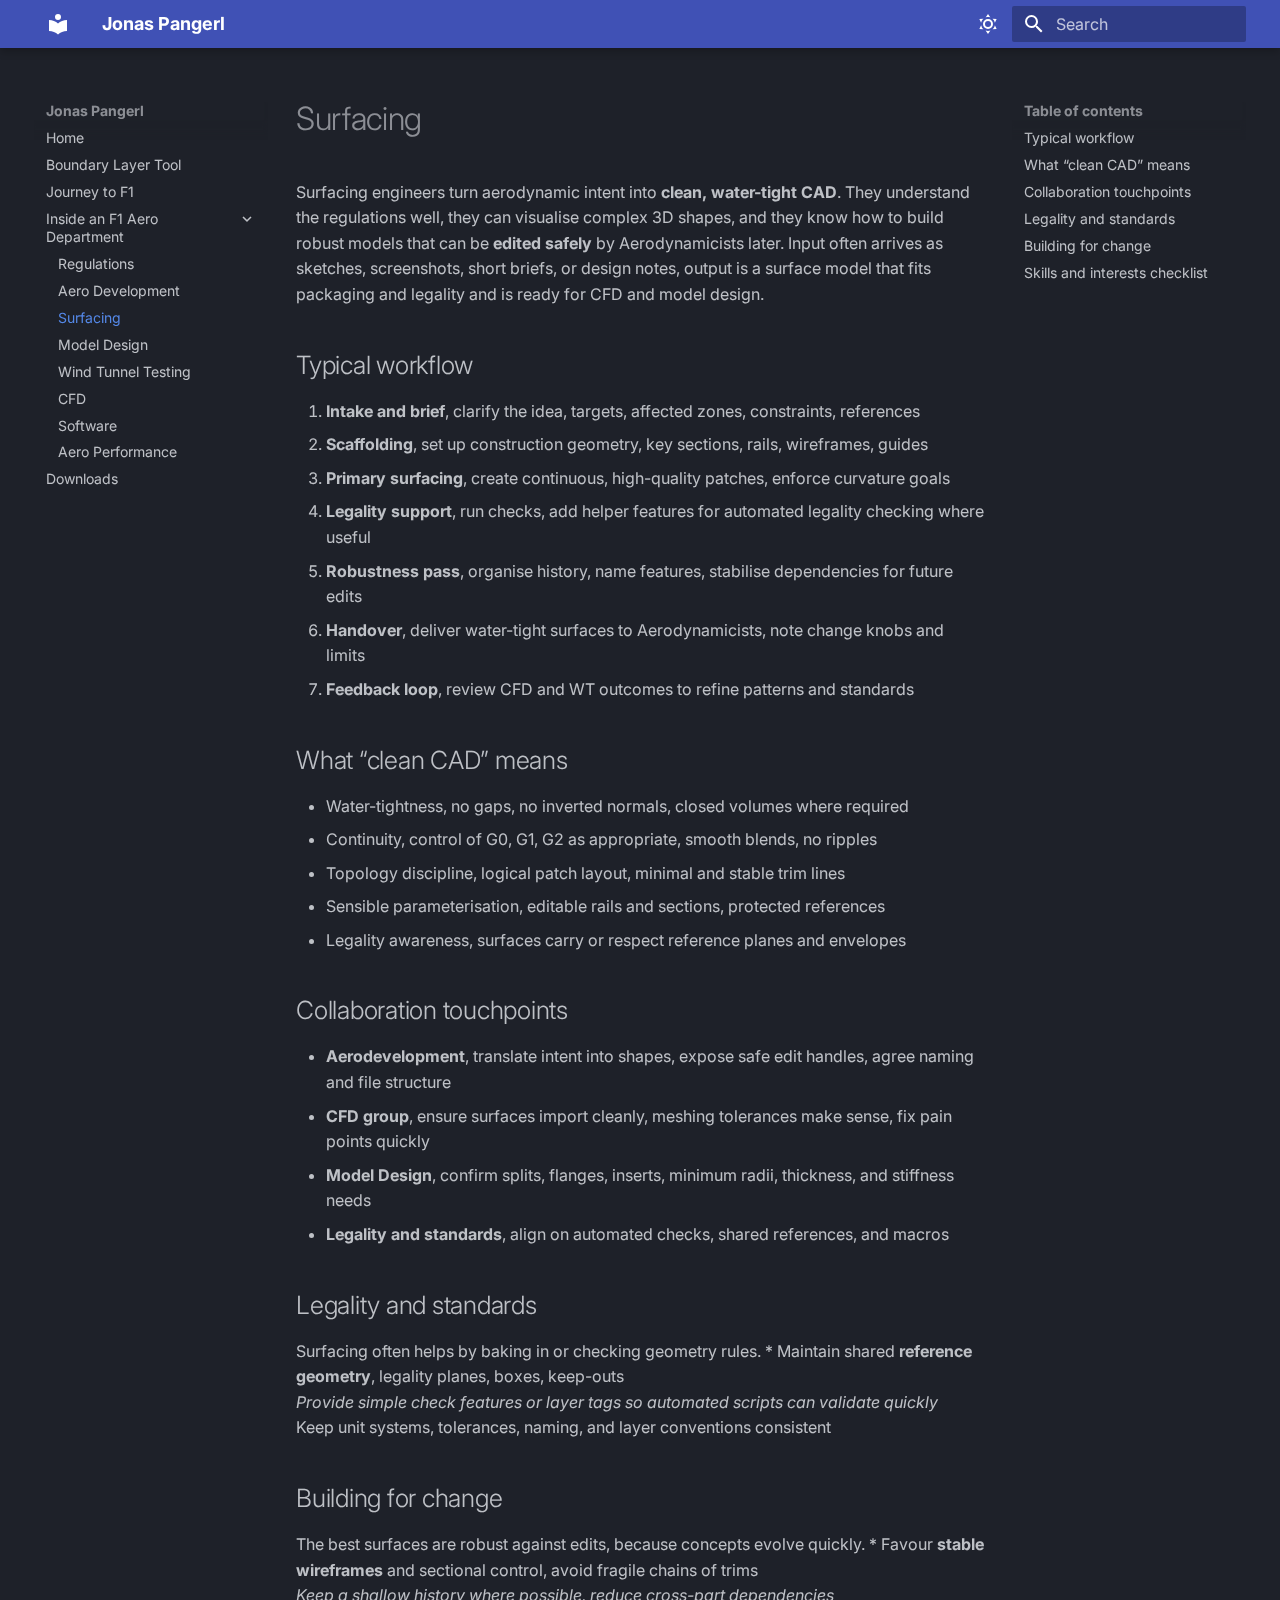
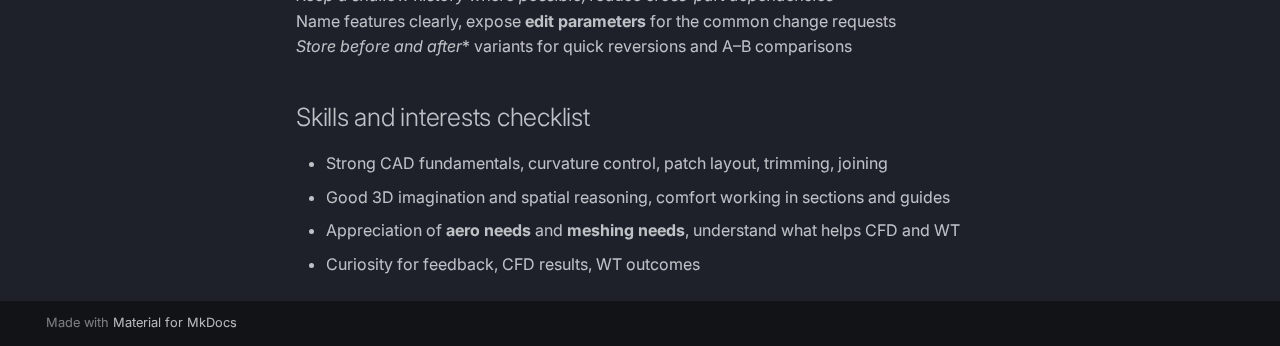
<file: f1-aero/surfacers/index.html>
<!doctype html>
<html lang="en" class="no-js">
  <head>
    
      <meta charset="utf-8">
      <meta name="viewport" content="width=device-width,initial-scale=1">
      
      
      
      
        <link rel="prev" href="../aerodynamicists/">
      
      
        <link rel="next" href="../model-design/">
      
      
      <link rel="icon" href="../../assets/images/favicon.png">
      <meta name="generator" content="mkdocs-1.6.1, mkdocs-material-9.6.23">
    
    
      
        <title>Surfacing - Jonas Pangerl</title>
      
    
    
      <link rel="stylesheet" href="../../assets/stylesheets/main.84d31ad4.min.css">
      
        
        <link rel="stylesheet" href="../../assets/stylesheets/palette.06af60db.min.css">
      
      


    
    
      
    
    
      
        
        
        <link rel="preconnect" href="https://fonts.gstatic.com" crossorigin>
        <link rel="stylesheet" href="https://fonts.googleapis.com/css?family=Inter:300,300i,400,400i,700,700i%7CFira+Code:400,400i,700,700i&display=fallback">
        <style>:root{--md-text-font:"Inter";--md-code-font:"Fira Code"}</style>
      
    
    
      <link rel="stylesheet" href="../../styles/extra.css">
    
    <script>__md_scope=new URL("../..",location),__md_hash=e=>[...e].reduce(((e,_)=>(e<<5)-e+_.charCodeAt(0)),0),__md_get=(e,_=localStorage,t=__md_scope)=>JSON.parse(_.getItem(t.pathname+"."+e)),__md_set=(e,_,t=localStorage,a=__md_scope)=>{try{t.setItem(a.pathname+"."+e,JSON.stringify(_))}catch(e){}}</script>
    
      

    
    
    
  </head>
  
  
    
    
      
    
    
    
    
    <body dir="ltr" data-md-color-scheme="slate" data-md-color-primary="indigo" data-md-color-accent="indigo">
  
    
    <input class="md-toggle" data-md-toggle="drawer" type="checkbox" id="__drawer" autocomplete="off">
    <input class="md-toggle" data-md-toggle="search" type="checkbox" id="__search" autocomplete="off">
    <label class="md-overlay" for="__drawer"></label>
    <div data-md-component="skip">
      
        
        <a href="#surfacing" class="md-skip">
          Skip to content
        </a>
      
    </div>
    <div data-md-component="announce">
      
    </div>
    
    
      

  

<header class="md-header md-header--shadow" data-md-component="header">
  <nav class="md-header__inner md-grid" aria-label="Header">
    <a href="../.." title="Jonas Pangerl" class="md-header__button md-logo" aria-label="Jonas Pangerl" data-md-component="logo">
      
  
  <svg xmlns="http://www.w3.org/2000/svg" viewBox="0 0 24 24"><path d="M12 8a3 3 0 0 0 3-3 3 3 0 0 0-3-3 3 3 0 0 0-3 3 3 3 0 0 0 3 3m0 3.54C9.64 9.35 6.5 8 3 8v11c3.5 0 6.64 1.35 9 3.54 2.36-2.19 5.5-3.54 9-3.54V8c-3.5 0-6.64 1.35-9 3.54"/></svg>

    </a>
    <label class="md-header__button md-icon" for="__drawer">
      
      <svg xmlns="http://www.w3.org/2000/svg" viewBox="0 0 24 24"><path d="M3 6h18v2H3zm0 5h18v2H3zm0 5h18v2H3z"/></svg>
    </label>
    <div class="md-header__title" data-md-component="header-title">
      <div class="md-header__ellipsis">
        <div class="md-header__topic">
          <span class="md-ellipsis">
            Jonas Pangerl
          </span>
        </div>
        <div class="md-header__topic" data-md-component="header-topic">
          <span class="md-ellipsis">
            
              Surfacing
            
          </span>
        </div>
      </div>
    </div>
    
      
        <form class="md-header__option" data-md-component="palette">
  
    
    
    
    <input class="md-option" data-md-color-media="" data-md-color-scheme="slate" data-md-color-primary="indigo" data-md-color-accent="indigo"  aria-label="Switch to light mode"  type="radio" name="__palette" id="__palette_0">
    
      <label class="md-header__button md-icon" title="Switch to light mode" for="__palette_1" hidden>
        <svg xmlns="http://www.w3.org/2000/svg" viewBox="0 0 24 24"><path d="M12 7a5 5 0 0 1 5 5 5 5 0 0 1-5 5 5 5 0 0 1-5-5 5 5 0 0 1 5-5m0 2a3 3 0 0 0-3 3 3 3 0 0 0 3 3 3 3 0 0 0 3-3 3 3 0 0 0-3-3m0-7 2.39 3.42C13.65 5.15 12.84 5 12 5s-1.65.15-2.39.42zM3.34 7l4.16-.35A7.2 7.2 0 0 0 5.94 8.5c-.44.74-.69 1.5-.83 2.29zm.02 10 1.76-3.77a7.131 7.131 0 0 0 2.38 4.14zM20.65 7l-1.77 3.79a7.02 7.02 0 0 0-2.38-4.15zm-.01 10-4.14.36c.59-.51 1.12-1.14 1.54-1.86.42-.73.69-1.5.83-2.29zM12 22l-2.41-3.44c.74.27 1.55.44 2.41.44.82 0 1.63-.17 2.37-.44z"/></svg>
      </label>
    
  
    
    
    
    <input class="md-option" data-md-color-media="" data-md-color-scheme="default" data-md-color-primary="indigo" data-md-color-accent="indigo"  aria-label="Switch to dark mode"  type="radio" name="__palette" id="__palette_1">
    
      <label class="md-header__button md-icon" title="Switch to dark mode" for="__palette_0" hidden>
        <svg xmlns="http://www.w3.org/2000/svg" viewBox="0 0 24 24"><path d="m17.75 4.09-2.53 1.94.91 3.06-2.63-1.81-2.63 1.81.91-3.06-2.53-1.94L12.44 4l1.06-3 1.06 3zm3.5 6.91-1.64 1.25.59 1.98-1.7-1.17-1.7 1.17.59-1.98L15.75 11l2.06-.05L18.5 9l.69 1.95zm-2.28 4.95c.83-.08 1.72 1.1 1.19 1.85-.32.45-.66.87-1.08 1.27C15.17 23 8.84 23 4.94 19.07c-3.91-3.9-3.91-10.24 0-14.14.4-.4.82-.76 1.27-1.08.75-.53 1.93.36 1.85 1.19-.27 2.86.69 5.83 2.89 8.02a9.96 9.96 0 0 0 8.02 2.89m-1.64 2.02a12.08 12.08 0 0 1-7.8-3.47c-2.17-2.19-3.33-5-3.49-7.82-2.81 3.14-2.7 7.96.31 10.98 3.02 3.01 7.84 3.12 10.98.31"/></svg>
      </label>
    
  
</form>
      
    
    
      <script>var palette=__md_get("__palette");if(palette&&palette.color){if("(prefers-color-scheme)"===palette.color.media){var media=matchMedia("(prefers-color-scheme: light)"),input=document.querySelector(media.matches?"[data-md-color-media='(prefers-color-scheme: light)']":"[data-md-color-media='(prefers-color-scheme: dark)']");palette.color.media=input.getAttribute("data-md-color-media"),palette.color.scheme=input.getAttribute("data-md-color-scheme"),palette.color.primary=input.getAttribute("data-md-color-primary"),palette.color.accent=input.getAttribute("data-md-color-accent")}for(var[key,value]of Object.entries(palette.color))document.body.setAttribute("data-md-color-"+key,value)}</script>
    
    
    
      
      
        <label class="md-header__button md-icon" for="__search">
          
          <svg xmlns="http://www.w3.org/2000/svg" viewBox="0 0 24 24"><path d="M9.5 3A6.5 6.5 0 0 1 16 9.5c0 1.61-.59 3.09-1.56 4.23l.27.27h.79l5 5-1.5 1.5-5-5v-.79l-.27-.27A6.52 6.52 0 0 1 9.5 16 6.5 6.5 0 0 1 3 9.5 6.5 6.5 0 0 1 9.5 3m0 2C7 5 5 7 5 9.5S7 14 9.5 14 14 12 14 9.5 12 5 9.5 5"/></svg>
        </label>
        <div class="md-search" data-md-component="search" role="dialog">
  <label class="md-search__overlay" for="__search"></label>
  <div class="md-search__inner" role="search">
    <form class="md-search__form" name="search">
      <input type="text" class="md-search__input" name="query" aria-label="Search" placeholder="Search" autocapitalize="off" autocorrect="off" autocomplete="off" spellcheck="false" data-md-component="search-query" required>
      <label class="md-search__icon md-icon" for="__search">
        
        <svg xmlns="http://www.w3.org/2000/svg" viewBox="0 0 24 24"><path d="M9.5 3A6.5 6.5 0 0 1 16 9.5c0 1.61-.59 3.09-1.56 4.23l.27.27h.79l5 5-1.5 1.5-5-5v-.79l-.27-.27A6.52 6.52 0 0 1 9.5 16 6.5 6.5 0 0 1 3 9.5 6.5 6.5 0 0 1 9.5 3m0 2C7 5 5 7 5 9.5S7 14 9.5 14 14 12 14 9.5 12 5 9.5 5"/></svg>
        
        <svg xmlns="http://www.w3.org/2000/svg" viewBox="0 0 24 24"><path d="M20 11v2H8l5.5 5.5-1.42 1.42L4.16 12l7.92-7.92L13.5 5.5 8 11z"/></svg>
      </label>
      <nav class="md-search__options" aria-label="Search">
        
        <button type="reset" class="md-search__icon md-icon" title="Clear" aria-label="Clear" tabindex="-1">
          
          <svg xmlns="http://www.w3.org/2000/svg" viewBox="0 0 24 24"><path d="M19 6.41 17.59 5 12 10.59 6.41 5 5 6.41 10.59 12 5 17.59 6.41 19 12 13.41 17.59 19 19 17.59 13.41 12z"/></svg>
        </button>
      </nav>
      
        <div class="md-search__suggest" data-md-component="search-suggest"></div>
      
    </form>
    <div class="md-search__output">
      <div class="md-search__scrollwrap" tabindex="0" data-md-scrollfix>
        <div class="md-search-result" data-md-component="search-result">
          <div class="md-search-result__meta">
            Initializing search
          </div>
          <ol class="md-search-result__list" role="presentation"></ol>
        </div>
      </div>
    </div>
  </div>
</div>
      
    
    
  </nav>
  
</header>
    
    <div class="md-container" data-md-component="container">
      
      
        
          
        
      
      <main class="md-main" data-md-component="main">
        <div class="md-main__inner md-grid">
          
            
              
              <div class="md-sidebar md-sidebar--primary" data-md-component="sidebar" data-md-type="navigation" >
                <div class="md-sidebar__scrollwrap">
                  <div class="md-sidebar__inner">
                    



<nav class="md-nav md-nav--primary" aria-label="Navigation" data-md-level="0">
  <label class="md-nav__title" for="__drawer">
    <a href="../.." title="Jonas Pangerl" class="md-nav__button md-logo" aria-label="Jonas Pangerl" data-md-component="logo">
      
  
  <svg xmlns="http://www.w3.org/2000/svg" viewBox="0 0 24 24"><path d="M12 8a3 3 0 0 0 3-3 3 3 0 0 0-3-3 3 3 0 0 0-3 3 3 3 0 0 0 3 3m0 3.54C9.64 9.35 6.5 8 3 8v11c3.5 0 6.64 1.35 9 3.54 2.36-2.19 5.5-3.54 9-3.54V8c-3.5 0-6.64 1.35-9 3.54"/></svg>

    </a>
    Jonas Pangerl
  </label>
  
  <ul class="md-nav__list" data-md-scrollfix>
    
      
      
  
  
  
  
    <li class="md-nav__item">
      <a href="../.." class="md-nav__link">
        
  
  
  <span class="md-ellipsis">
    Home
    
  </span>
  

      </a>
    </li>
  

    
      
      
  
  
  
  
    <li class="md-nav__item">
      <a href="../../boundary_layer_tool/" class="md-nav__link">
        
  
  
  <span class="md-ellipsis">
    Boundary Layer Tool
    
  </span>
  

      </a>
    </li>
  

    
      
      
  
  
  
  
    <li class="md-nav__item">
      <a href="../../journey-to-f1/" class="md-nav__link">
        
  
  
  <span class="md-ellipsis">
    Journey to F1
    
  </span>
  

      </a>
    </li>
  

    
      
      
  
  
    
  
  
  
    
    
      
        
          
        
      
        
      
        
      
        
      
        
      
        
      
        
      
        
      
        
      
    
    
    
    
    <li class="md-nav__item md-nav__item--active md-nav__item--nested">
      
        
        
        <input class="md-nav__toggle md-toggle " type="checkbox" id="__nav_4" checked>
        
          
          <div class="md-nav__link md-nav__container">
            <a href="../" class="md-nav__link ">
              
  
  
  <span class="md-ellipsis">
    Inside an F1 Aero Department
    
  </span>
  

            </a>
            
              
              <label class="md-nav__link " for="__nav_4" id="__nav_4_label" tabindex="0">
                <span class="md-nav__icon md-icon"></span>
              </label>
            
          </div>
        
        <nav class="md-nav" data-md-level="1" aria-labelledby="__nav_4_label" aria-expanded="true">
          <label class="md-nav__title" for="__nav_4">
            <span class="md-nav__icon md-icon"></span>
            Inside an F1 Aero Department
          </label>
          <ul class="md-nav__list" data-md-scrollfix>
            
              
            
              
                
  
  
  
  
    <li class="md-nav__item">
      <a href="../regulations/" class="md-nav__link">
        
  
  
  <span class="md-ellipsis">
    Regulations
    
  </span>
  

      </a>
    </li>
  

              
            
              
                
  
  
  
  
    <li class="md-nav__item">
      <a href="../aerodynamicists/" class="md-nav__link">
        
  
  
  <span class="md-ellipsis">
    Aero Development
    
  </span>
  

      </a>
    </li>
  

              
            
              
                
  
  
    
  
  
  
    <li class="md-nav__item md-nav__item--active">
      
      <input class="md-nav__toggle md-toggle" type="checkbox" id="__toc">
      
      
        
      
      
        <label class="md-nav__link md-nav__link--active" for="__toc">
          
  
  
  <span class="md-ellipsis">
    Surfacing
    
  </span>
  

          <span class="md-nav__icon md-icon"></span>
        </label>
      
      <a href="./" class="md-nav__link md-nav__link--active">
        
  
  
  <span class="md-ellipsis">
    Surfacing
    
  </span>
  

      </a>
      
        

<nav class="md-nav md-nav--secondary" aria-label="Table of contents">
  
  
  
    
  
  
    <label class="md-nav__title" for="__toc">
      <span class="md-nav__icon md-icon"></span>
      Table of contents
    </label>
    <ul class="md-nav__list" data-md-component="toc" data-md-scrollfix>
      
        <li class="md-nav__item">
  <a href="#typical-workflow" class="md-nav__link">
    <span class="md-ellipsis">
      Typical workflow
    </span>
  </a>
  
</li>
      
        <li class="md-nav__item">
  <a href="#what-clean-cad-means" class="md-nav__link">
    <span class="md-ellipsis">
      What “clean CAD” means
    </span>
  </a>
  
</li>
      
        <li class="md-nav__item">
  <a href="#collaboration-touchpoints" class="md-nav__link">
    <span class="md-ellipsis">
      Collaboration touchpoints
    </span>
  </a>
  
</li>
      
        <li class="md-nav__item">
  <a href="#legality-and-standards" class="md-nav__link">
    <span class="md-ellipsis">
      Legality and standards
    </span>
  </a>
  
</li>
      
        <li class="md-nav__item">
  <a href="#building-for-change" class="md-nav__link">
    <span class="md-ellipsis">
      Building for change
    </span>
  </a>
  
</li>
      
        <li class="md-nav__item">
  <a href="#skills-and-interests-checklist" class="md-nav__link">
    <span class="md-ellipsis">
      Skills and interests checklist
    </span>
  </a>
  
</li>
      
    </ul>
  
</nav>
      
    </li>
  

              
            
              
                
  
  
  
  
    <li class="md-nav__item">
      <a href="../model-design/" class="md-nav__link">
        
  
  
  <span class="md-ellipsis">
    Model Design
    
  </span>
  

      </a>
    </li>
  

              
            
              
                
  
  
  
  
    <li class="md-nav__item">
      <a href="../wt-testing/" class="md-nav__link">
        
  
  
  <span class="md-ellipsis">
    Wind Tunnel Testing
    
  </span>
  

      </a>
    </li>
  

              
            
              
                
  
  
  
  
    <li class="md-nav__item">
      <a href="../cfd/" class="md-nav__link">
        
  
  
  <span class="md-ellipsis">
    CFD
    
  </span>
  

      </a>
    </li>
  

              
            
              
                
  
  
  
  
    <li class="md-nav__item">
      <a href="../software/" class="md-nav__link">
        
  
  
  <span class="md-ellipsis">
    Software
    
  </span>
  

      </a>
    </li>
  

              
            
              
                
  
  
  
  
    <li class="md-nav__item">
      <a href="../aero-performance/" class="md-nav__link">
        
  
  
  <span class="md-ellipsis">
    Aero Performance
    
  </span>
  

      </a>
    </li>
  

              
            
          </ul>
        </nav>
      
    </li>
  

    
      
      
  
  
  
  
    <li class="md-nav__item">
      <a href="../../downloads/" class="md-nav__link">
        
  
  
  <span class="md-ellipsis">
    Downloads
    
  </span>
  

      </a>
    </li>
  

    
  </ul>
</nav>
                  </div>
                </div>
              </div>
            
            
              
              <div class="md-sidebar md-sidebar--secondary" data-md-component="sidebar" data-md-type="toc" >
                <div class="md-sidebar__scrollwrap">
                  <div class="md-sidebar__inner">
                    

<nav class="md-nav md-nav--secondary" aria-label="Table of contents">
  
  
  
    
  
  
    <label class="md-nav__title" for="__toc">
      <span class="md-nav__icon md-icon"></span>
      Table of contents
    </label>
    <ul class="md-nav__list" data-md-component="toc" data-md-scrollfix>
      
        <li class="md-nav__item">
  <a href="#typical-workflow" class="md-nav__link">
    <span class="md-ellipsis">
      Typical workflow
    </span>
  </a>
  
</li>
      
        <li class="md-nav__item">
  <a href="#what-clean-cad-means" class="md-nav__link">
    <span class="md-ellipsis">
      What “clean CAD” means
    </span>
  </a>
  
</li>
      
        <li class="md-nav__item">
  <a href="#collaboration-touchpoints" class="md-nav__link">
    <span class="md-ellipsis">
      Collaboration touchpoints
    </span>
  </a>
  
</li>
      
        <li class="md-nav__item">
  <a href="#legality-and-standards" class="md-nav__link">
    <span class="md-ellipsis">
      Legality and standards
    </span>
  </a>
  
</li>
      
        <li class="md-nav__item">
  <a href="#building-for-change" class="md-nav__link">
    <span class="md-ellipsis">
      Building for change
    </span>
  </a>
  
</li>
      
        <li class="md-nav__item">
  <a href="#skills-and-interests-checklist" class="md-nav__link">
    <span class="md-ellipsis">
      Skills and interests checklist
    </span>
  </a>
  
</li>
      
    </ul>
  
</nav>
                  </div>
                </div>
              </div>
            
          
          
            <div class="md-content" data-md-component="content">
              <article class="md-content__inner md-typeset">
                
                  



<h1 id="surfacing">Surfacing</h1>
<p>Surfacing engineers turn aerodynamic intent into <strong>clean, water-tight CAD</strong>. They understand the regulations well, they can visualise complex 3D shapes, and they know how to build robust models that can be <strong>edited safely</strong> by Aerodynamicists later. Input often arrives as sketches, screenshots, short briefs, or design notes, output is a surface model that fits packaging and legality and is ready for CFD and model design.</p>
<h2 id="typical-workflow">Typical workflow</h2>
<ol>
<li><strong>Intake and brief</strong>, clarify the idea, targets, affected zones, constraints, references  </li>
<li><strong>Scaffolding</strong>, set up construction geometry, key sections, rails, wireframes, guides  </li>
<li><strong>Primary surfacing</strong>, create continuous, high-quality patches, enforce curvature goals  </li>
<li><strong>Legality support</strong>, run checks, add helper features for automated legality checking where useful  </li>
<li><strong>Robustness pass</strong>, organise history, name features, stabilise dependencies for future edits  </li>
<li><strong>Handover</strong>, deliver water-tight surfaces to Aerodynamicists, note change knobs and limits  </li>
<li><strong>Feedback loop</strong>, review CFD and WT outcomes to refine patterns and standards</li>
</ol>
<h2 id="what-clean-cad-means">What “clean CAD” means</h2>
<ul>
<li>Water-tightness, no gaps, no inverted normals, closed volumes where required  </li>
<li>Continuity, control of G0, G1, G2 as appropriate, smooth blends, no ripples  </li>
<li>Topology discipline, logical patch layout, minimal and stable trim lines  </li>
<li>Sensible parameterisation, editable rails and sections, protected references  </li>
<li>Legality awareness, surfaces carry or respect reference planes and envelopes</li>
</ul>
<h2 id="collaboration-touchpoints">Collaboration touchpoints</h2>
<ul>
<li><strong>Aerodevelopment</strong>, translate intent into shapes, expose safe edit handles, agree naming and file structure  </li>
<li><strong>CFD group</strong>, ensure surfaces import cleanly, meshing tolerances make sense, fix pain points quickly  </li>
<li><strong>Model Design</strong>, confirm splits, flanges, inserts, minimum radii, thickness, and stiffness needs  </li>
<li><strong>Legality and standards</strong>, align on automated checks, shared references, and macros</li>
</ul>
<h2 id="legality-and-standards">Legality and standards</h2>
<p>Surfacing often helps by baking in or checking geometry rules.
* Maintain shared <strong>reference geometry</strong>, legality planes, boxes, keep-outs<br />
<em> Provide simple </em><em>check features</em><em> or layer tags so automated scripts can validate quickly<br />
</em> Keep unit systems, tolerances, naming, and layer conventions consistent</p>
<h2 id="building-for-change">Building for change</h2>
<p>The best surfaces are robust against edits, because concepts evolve quickly.
* Favour <strong>stable wireframes</strong> and sectional control, avoid fragile chains of trims<br />
<em> Keep a </em><em>shallow history</em><em> where possible, reduce cross-part dependencies<br />
</em> Name features clearly, expose <strong>edit parameters</strong> for the common change requests<br />
<em> Store </em><em>before and after</em>* variants for quick reversions and A–B comparisons</p>
<h2 id="skills-and-interests-checklist">Skills and interests checklist</h2>
<ul>
<li>Strong CAD fundamentals, curvature control, patch layout, trimming, joining  </li>
<li>Good 3D imagination and spatial reasoning, comfort working in sections and guides  </li>
<li>Appreciation of <strong>aero needs</strong> and <strong>meshing needs</strong>, understand what helps CFD and WT</li>
<li>Curiosity for feedback, CFD results, WT outcomes</li>
</ul>












                
              </article>
            </div>
          
          
<script>var target=document.getElementById(location.hash.slice(1));target&&target.name&&(target.checked=target.name.startsWith("__tabbed_"))</script>
        </div>
        
          <button type="button" class="md-top md-icon" data-md-component="top" hidden>
  
  <svg xmlns="http://www.w3.org/2000/svg" viewBox="0 0 24 24"><path d="M13 20h-2V8l-5.5 5.5-1.42-1.42L12 4.16l7.92 7.92-1.42 1.42L13 8z"/></svg>
  Back to top
</button>
        
      </main>
      
        <footer class="md-footer">
  
  <div class="md-footer-meta md-typeset">
    <div class="md-footer-meta__inner md-grid">
      <div class="md-copyright">
  
  
    Made with
    <a href="https://squidfunk.github.io/mkdocs-material/" target="_blank" rel="noopener">
      Material for MkDocs
    </a>
  
</div>
      
    </div>
  </div>
</footer>
      
    </div>
    <div class="md-dialog" data-md-component="dialog">
      <div class="md-dialog__inner md-typeset"></div>
    </div>
    
    
    
      
      <script id="__config" type="application/json">{"base": "../..", "features": ["navigation.top", "navigation.expand", "search.suggest", "content.code.copy", "navigation.expand", "navigation.indexes", "content.code.copy"], "search": "../../assets/javascripts/workers/search.973d3a69.min.js", "tags": null, "translations": {"clipboard.copied": "Copied to clipboard", "clipboard.copy": "Copy to clipboard", "search.result.more.one": "1 more on this page", "search.result.more.other": "# more on this page", "search.result.none": "No matching documents", "search.result.one": "1 matching document", "search.result.other": "# matching documents", "search.result.placeholder": "Type to start searching", "search.result.term.missing": "Missing", "select.version": "Select version"}, "version": null}</script>
    
    
      <script src="../../assets/javascripts/bundle.f55a23d4.min.js"></script>
      
    
  </body>
</html>
</file>
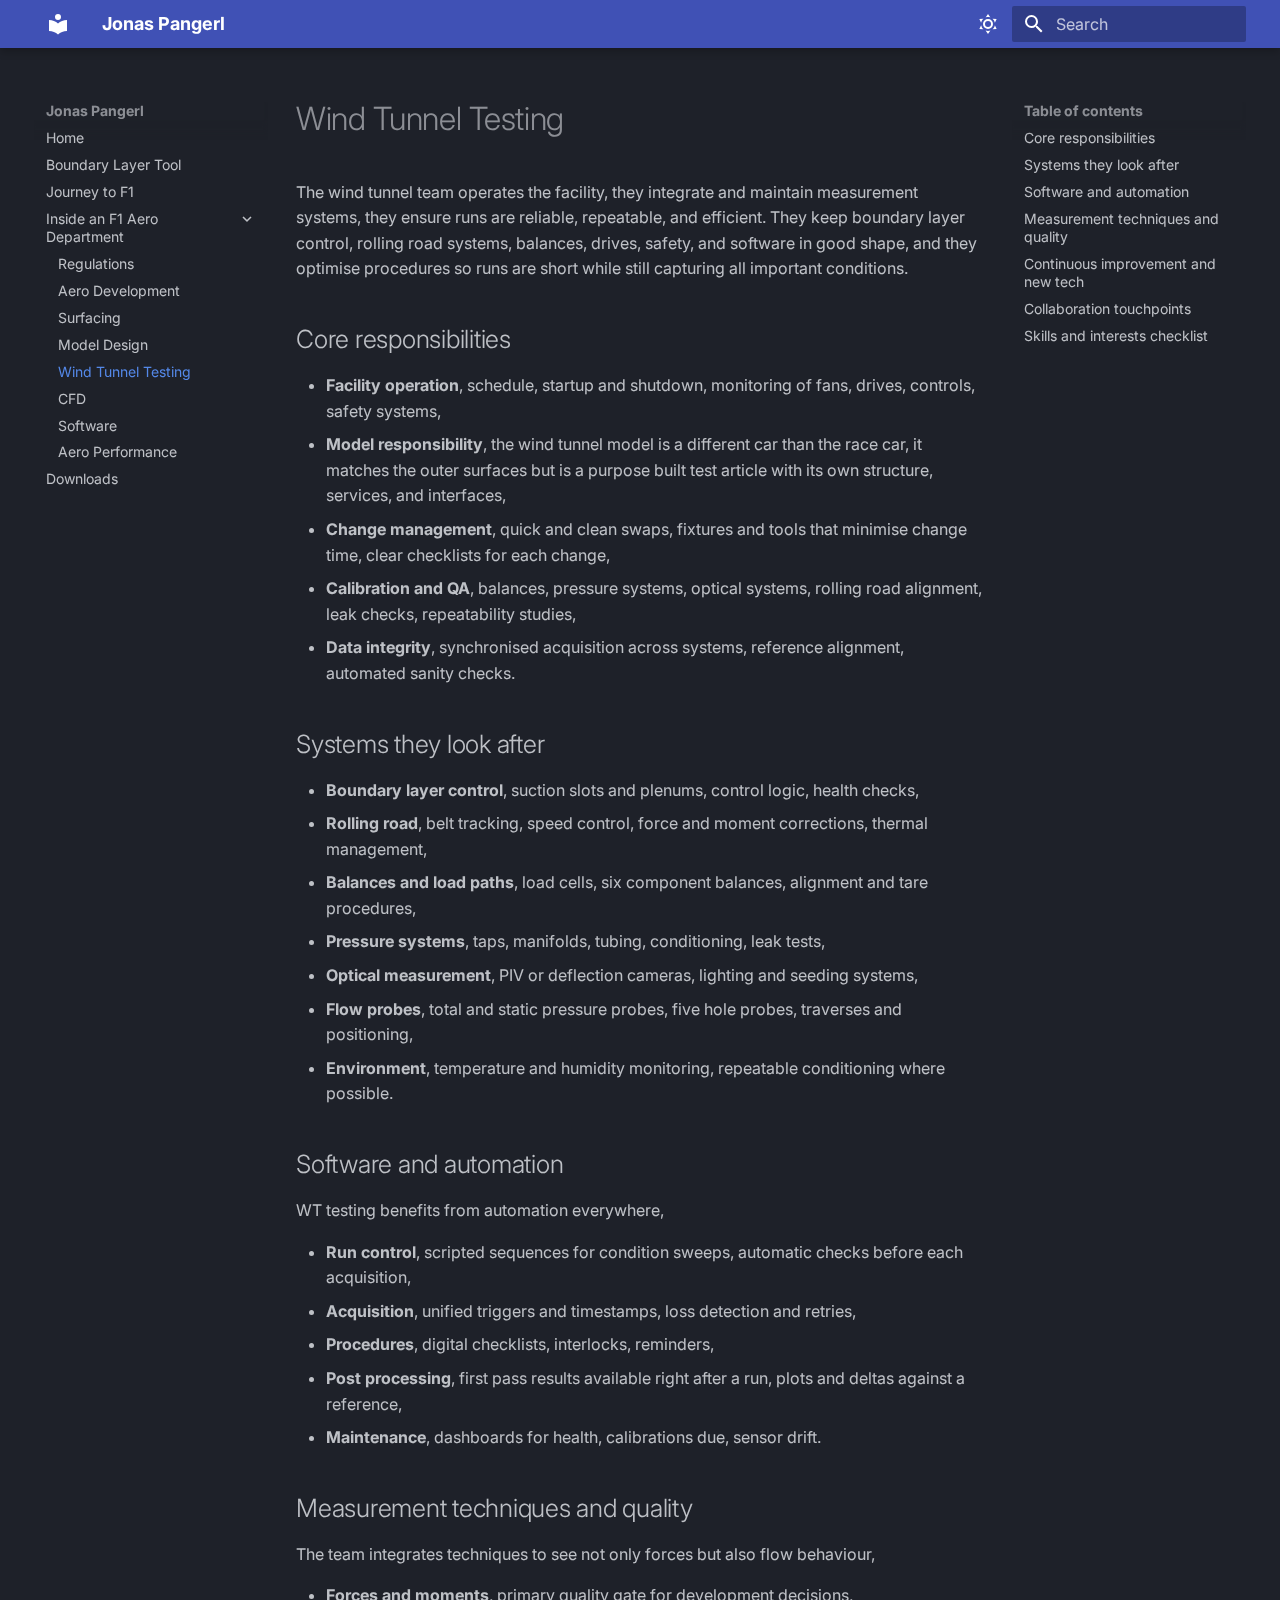
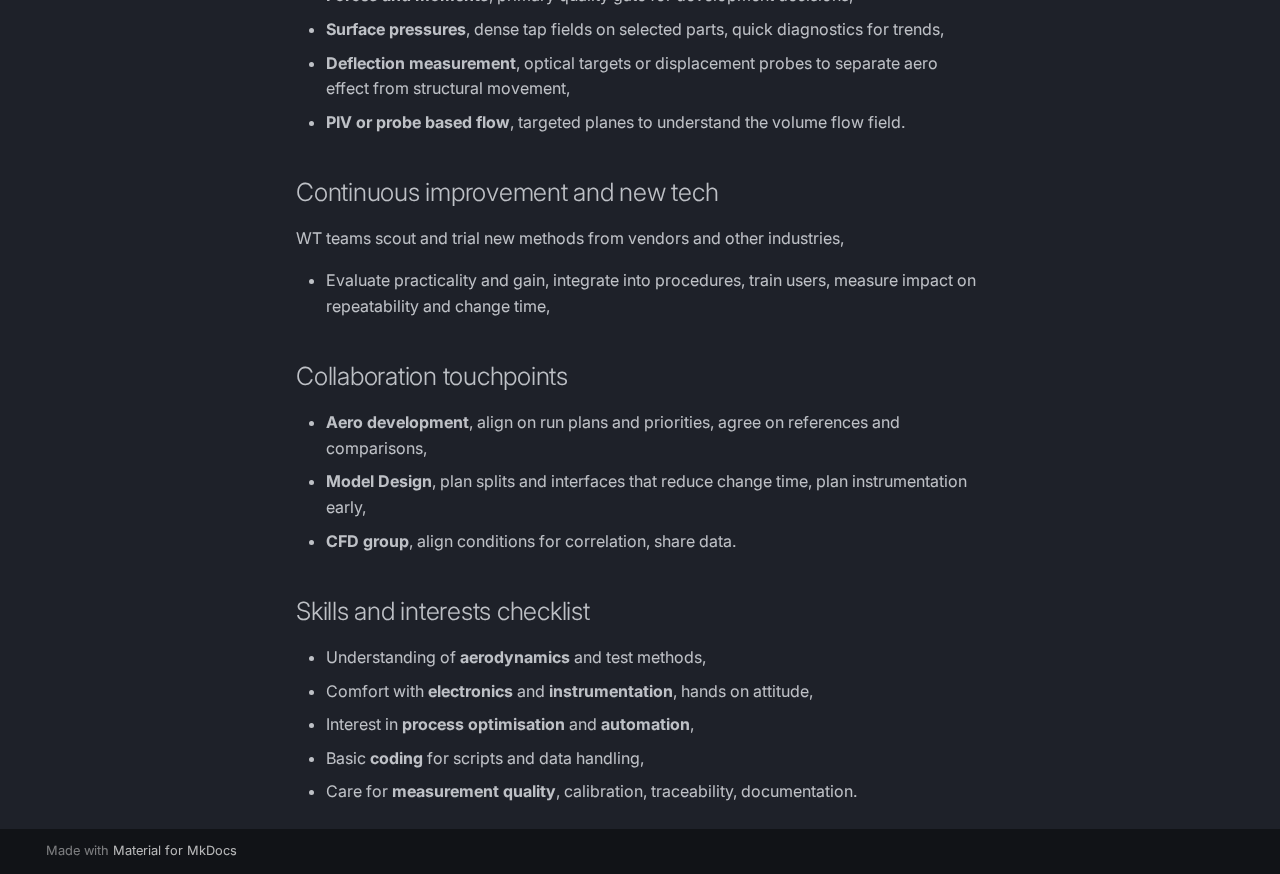
<file: f1-aero/wt-testing/index.html>
<!doctype html>
<html lang="en" class="no-js">
  <head>
    
      <meta charset="utf-8">
      <meta name="viewport" content="width=device-width,initial-scale=1">
      
      
      
      
        <link rel="prev" href="../model-design/">
      
      
        <link rel="next" href="../cfd/">
      
      
      <link rel="icon" href="../../assets/images/favicon.png">
      <meta name="generator" content="mkdocs-1.6.1, mkdocs-material-9.6.23">
    
    
      
        <title>Wind Tunnel Testing - Jonas Pangerl</title>
      
    
    
      <link rel="stylesheet" href="../../assets/stylesheets/main.84d31ad4.min.css">
      
        
        <link rel="stylesheet" href="../../assets/stylesheets/palette.06af60db.min.css">
      
      


    
    
      
    
    
      
        
        
        <link rel="preconnect" href="https://fonts.gstatic.com" crossorigin>
        <link rel="stylesheet" href="https://fonts.googleapis.com/css?family=Inter:300,300i,400,400i,700,700i%7CFira+Code:400,400i,700,700i&display=fallback">
        <style>:root{--md-text-font:"Inter";--md-code-font:"Fira Code"}</style>
      
    
    
      <link rel="stylesheet" href="../../styles/extra.css">
    
    <script>__md_scope=new URL("../..",location),__md_hash=e=>[...e].reduce(((e,_)=>(e<<5)-e+_.charCodeAt(0)),0),__md_get=(e,_=localStorage,t=__md_scope)=>JSON.parse(_.getItem(t.pathname+"."+e)),__md_set=(e,_,t=localStorage,a=__md_scope)=>{try{t.setItem(a.pathname+"."+e,JSON.stringify(_))}catch(e){}}</script>
    
      

    
    
    
  </head>
  
  
    
    
      
    
    
    
    
    <body dir="ltr" data-md-color-scheme="slate" data-md-color-primary="indigo" data-md-color-accent="indigo">
  
    
    <input class="md-toggle" data-md-toggle="drawer" type="checkbox" id="__drawer" autocomplete="off">
    <input class="md-toggle" data-md-toggle="search" type="checkbox" id="__search" autocomplete="off">
    <label class="md-overlay" for="__drawer"></label>
    <div data-md-component="skip">
      
        
        <a href="#wind-tunnel-testing" class="md-skip">
          Skip to content
        </a>
      
    </div>
    <div data-md-component="announce">
      
    </div>
    
    
      

  

<header class="md-header md-header--shadow" data-md-component="header">
  <nav class="md-header__inner md-grid" aria-label="Header">
    <a href="../.." title="Jonas Pangerl" class="md-header__button md-logo" aria-label="Jonas Pangerl" data-md-component="logo">
      
  
  <svg xmlns="http://www.w3.org/2000/svg" viewBox="0 0 24 24"><path d="M12 8a3 3 0 0 0 3-3 3 3 0 0 0-3-3 3 3 0 0 0-3 3 3 3 0 0 0 3 3m0 3.54C9.64 9.35 6.5 8 3 8v11c3.5 0 6.64 1.35 9 3.54 2.36-2.19 5.5-3.54 9-3.54V8c-3.5 0-6.64 1.35-9 3.54"/></svg>

    </a>
    <label class="md-header__button md-icon" for="__drawer">
      
      <svg xmlns="http://www.w3.org/2000/svg" viewBox="0 0 24 24"><path d="M3 6h18v2H3zm0 5h18v2H3zm0 5h18v2H3z"/></svg>
    </label>
    <div class="md-header__title" data-md-component="header-title">
      <div class="md-header__ellipsis">
        <div class="md-header__topic">
          <span class="md-ellipsis">
            Jonas Pangerl
          </span>
        </div>
        <div class="md-header__topic" data-md-component="header-topic">
          <span class="md-ellipsis">
            
              Wind Tunnel Testing
            
          </span>
        </div>
      </div>
    </div>
    
      
        <form class="md-header__option" data-md-component="palette">
  
    
    
    
    <input class="md-option" data-md-color-media="" data-md-color-scheme="slate" data-md-color-primary="indigo" data-md-color-accent="indigo"  aria-label="Switch to light mode"  type="radio" name="__palette" id="__palette_0">
    
      <label class="md-header__button md-icon" title="Switch to light mode" for="__palette_1" hidden>
        <svg xmlns="http://www.w3.org/2000/svg" viewBox="0 0 24 24"><path d="M12 7a5 5 0 0 1 5 5 5 5 0 0 1-5 5 5 5 0 0 1-5-5 5 5 0 0 1 5-5m0 2a3 3 0 0 0-3 3 3 3 0 0 0 3 3 3 3 0 0 0 3-3 3 3 0 0 0-3-3m0-7 2.39 3.42C13.65 5.15 12.84 5 12 5s-1.65.15-2.39.42zM3.34 7l4.16-.35A7.2 7.2 0 0 0 5.94 8.5c-.44.74-.69 1.5-.83 2.29zm.02 10 1.76-3.77a7.131 7.131 0 0 0 2.38 4.14zM20.65 7l-1.77 3.79a7.02 7.02 0 0 0-2.38-4.15zm-.01 10-4.14.36c.59-.51 1.12-1.14 1.54-1.86.42-.73.69-1.5.83-2.29zM12 22l-2.41-3.44c.74.27 1.55.44 2.41.44.82 0 1.63-.17 2.37-.44z"/></svg>
      </label>
    
  
    
    
    
    <input class="md-option" data-md-color-media="" data-md-color-scheme="default" data-md-color-primary="indigo" data-md-color-accent="indigo"  aria-label="Switch to dark mode"  type="radio" name="__palette" id="__palette_1">
    
      <label class="md-header__button md-icon" title="Switch to dark mode" for="__palette_0" hidden>
        <svg xmlns="http://www.w3.org/2000/svg" viewBox="0 0 24 24"><path d="m17.75 4.09-2.53 1.94.91 3.06-2.63-1.81-2.63 1.81.91-3.06-2.53-1.94L12.44 4l1.06-3 1.06 3zm3.5 6.91-1.64 1.25.59 1.98-1.7-1.17-1.7 1.17.59-1.98L15.75 11l2.06-.05L18.5 9l.69 1.95zm-2.28 4.95c.83-.08 1.72 1.1 1.19 1.85-.32.45-.66.87-1.08 1.27C15.17 23 8.84 23 4.94 19.07c-3.91-3.9-3.91-10.24 0-14.14.4-.4.82-.76 1.27-1.08.75-.53 1.93.36 1.85 1.19-.27 2.86.69 5.83 2.89 8.02a9.96 9.96 0 0 0 8.02 2.89m-1.64 2.02a12.08 12.08 0 0 1-7.8-3.47c-2.17-2.19-3.33-5-3.49-7.82-2.81 3.14-2.7 7.96.31 10.98 3.02 3.01 7.84 3.12 10.98.31"/></svg>
      </label>
    
  
</form>
      
    
    
      <script>var palette=__md_get("__palette");if(palette&&palette.color){if("(prefers-color-scheme)"===palette.color.media){var media=matchMedia("(prefers-color-scheme: light)"),input=document.querySelector(media.matches?"[data-md-color-media='(prefers-color-scheme: light)']":"[data-md-color-media='(prefers-color-scheme: dark)']");palette.color.media=input.getAttribute("data-md-color-media"),palette.color.scheme=input.getAttribute("data-md-color-scheme"),palette.color.primary=input.getAttribute("data-md-color-primary"),palette.color.accent=input.getAttribute("data-md-color-accent")}for(var[key,value]of Object.entries(palette.color))document.body.setAttribute("data-md-color-"+key,value)}</script>
    
    
    
      
      
        <label class="md-header__button md-icon" for="__search">
          
          <svg xmlns="http://www.w3.org/2000/svg" viewBox="0 0 24 24"><path d="M9.5 3A6.5 6.5 0 0 1 16 9.5c0 1.61-.59 3.09-1.56 4.23l.27.27h.79l5 5-1.5 1.5-5-5v-.79l-.27-.27A6.52 6.52 0 0 1 9.5 16 6.5 6.5 0 0 1 3 9.5 6.5 6.5 0 0 1 9.5 3m0 2C7 5 5 7 5 9.5S7 14 9.5 14 14 12 14 9.5 12 5 9.5 5"/></svg>
        </label>
        <div class="md-search" data-md-component="search" role="dialog">
  <label class="md-search__overlay" for="__search"></label>
  <div class="md-search__inner" role="search">
    <form class="md-search__form" name="search">
      <input type="text" class="md-search__input" name="query" aria-label="Search" placeholder="Search" autocapitalize="off" autocorrect="off" autocomplete="off" spellcheck="false" data-md-component="search-query" required>
      <label class="md-search__icon md-icon" for="__search">
        
        <svg xmlns="http://www.w3.org/2000/svg" viewBox="0 0 24 24"><path d="M9.5 3A6.5 6.5 0 0 1 16 9.5c0 1.61-.59 3.09-1.56 4.23l.27.27h.79l5 5-1.5 1.5-5-5v-.79l-.27-.27A6.52 6.52 0 0 1 9.5 16 6.5 6.5 0 0 1 3 9.5 6.5 6.5 0 0 1 9.5 3m0 2C7 5 5 7 5 9.5S7 14 9.5 14 14 12 14 9.5 12 5 9.5 5"/></svg>
        
        <svg xmlns="http://www.w3.org/2000/svg" viewBox="0 0 24 24"><path d="M20 11v2H8l5.5 5.5-1.42 1.42L4.16 12l7.92-7.92L13.5 5.5 8 11z"/></svg>
      </label>
      <nav class="md-search__options" aria-label="Search">
        
        <button type="reset" class="md-search__icon md-icon" title="Clear" aria-label="Clear" tabindex="-1">
          
          <svg xmlns="http://www.w3.org/2000/svg" viewBox="0 0 24 24"><path d="M19 6.41 17.59 5 12 10.59 6.41 5 5 6.41 10.59 12 5 17.59 6.41 19 12 13.41 17.59 19 19 17.59 13.41 12z"/></svg>
        </button>
      </nav>
      
        <div class="md-search__suggest" data-md-component="search-suggest"></div>
      
    </form>
    <div class="md-search__output">
      <div class="md-search__scrollwrap" tabindex="0" data-md-scrollfix>
        <div class="md-search-result" data-md-component="search-result">
          <div class="md-search-result__meta">
            Initializing search
          </div>
          <ol class="md-search-result__list" role="presentation"></ol>
        </div>
      </div>
    </div>
  </div>
</div>
      
    
    
  </nav>
  
</header>
    
    <div class="md-container" data-md-component="container">
      
      
        
          
        
      
      <main class="md-main" data-md-component="main">
        <div class="md-main__inner md-grid">
          
            
              
              <div class="md-sidebar md-sidebar--primary" data-md-component="sidebar" data-md-type="navigation" >
                <div class="md-sidebar__scrollwrap">
                  <div class="md-sidebar__inner">
                    



<nav class="md-nav md-nav--primary" aria-label="Navigation" data-md-level="0">
  <label class="md-nav__title" for="__drawer">
    <a href="../.." title="Jonas Pangerl" class="md-nav__button md-logo" aria-label="Jonas Pangerl" data-md-component="logo">
      
  
  <svg xmlns="http://www.w3.org/2000/svg" viewBox="0 0 24 24"><path d="M12 8a3 3 0 0 0 3-3 3 3 0 0 0-3-3 3 3 0 0 0-3 3 3 3 0 0 0 3 3m0 3.54C9.64 9.35 6.5 8 3 8v11c3.5 0 6.64 1.35 9 3.54 2.36-2.19 5.5-3.54 9-3.54V8c-3.5 0-6.64 1.35-9 3.54"/></svg>

    </a>
    Jonas Pangerl
  </label>
  
  <ul class="md-nav__list" data-md-scrollfix>
    
      
      
  
  
  
  
    <li class="md-nav__item">
      <a href="../.." class="md-nav__link">
        
  
  
  <span class="md-ellipsis">
    Home
    
  </span>
  

      </a>
    </li>
  

    
      
      
  
  
  
  
    <li class="md-nav__item">
      <a href="../../boundary_layer_tool/" class="md-nav__link">
        
  
  
  <span class="md-ellipsis">
    Boundary Layer Tool
    
  </span>
  

      </a>
    </li>
  

    
      
      
  
  
  
  
    <li class="md-nav__item">
      <a href="../../journey-to-f1/" class="md-nav__link">
        
  
  
  <span class="md-ellipsis">
    Journey to F1
    
  </span>
  

      </a>
    </li>
  

    
      
      
  
  
    
  
  
  
    
    
      
        
          
        
      
        
      
        
      
        
      
        
      
        
      
        
      
        
      
        
      
    
    
    
    
    <li class="md-nav__item md-nav__item--active md-nav__item--nested">
      
        
        
        <input class="md-nav__toggle md-toggle " type="checkbox" id="__nav_4" checked>
        
          
          <div class="md-nav__link md-nav__container">
            <a href="../" class="md-nav__link ">
              
  
  
  <span class="md-ellipsis">
    Inside an F1 Aero Department
    
  </span>
  

            </a>
            
              
              <label class="md-nav__link " for="__nav_4" id="__nav_4_label" tabindex="0">
                <span class="md-nav__icon md-icon"></span>
              </label>
            
          </div>
        
        <nav class="md-nav" data-md-level="1" aria-labelledby="__nav_4_label" aria-expanded="true">
          <label class="md-nav__title" for="__nav_4">
            <span class="md-nav__icon md-icon"></span>
            Inside an F1 Aero Department
          </label>
          <ul class="md-nav__list" data-md-scrollfix>
            
              
            
              
                
  
  
  
  
    <li class="md-nav__item">
      <a href="../regulations/" class="md-nav__link">
        
  
  
  <span class="md-ellipsis">
    Regulations
    
  </span>
  

      </a>
    </li>
  

              
            
              
                
  
  
  
  
    <li class="md-nav__item">
      <a href="../aerodynamicists/" class="md-nav__link">
        
  
  
  <span class="md-ellipsis">
    Aero Development
    
  </span>
  

      </a>
    </li>
  

              
            
              
                
  
  
  
  
    <li class="md-nav__item">
      <a href="../surfacers/" class="md-nav__link">
        
  
  
  <span class="md-ellipsis">
    Surfacing
    
  </span>
  

      </a>
    </li>
  

              
            
              
                
  
  
  
  
    <li class="md-nav__item">
      <a href="../model-design/" class="md-nav__link">
        
  
  
  <span class="md-ellipsis">
    Model Design
    
  </span>
  

      </a>
    </li>
  

              
            
              
                
  
  
    
  
  
  
    <li class="md-nav__item md-nav__item--active">
      
      <input class="md-nav__toggle md-toggle" type="checkbox" id="__toc">
      
      
        
      
      
        <label class="md-nav__link md-nav__link--active" for="__toc">
          
  
  
  <span class="md-ellipsis">
    Wind Tunnel Testing
    
  </span>
  

          <span class="md-nav__icon md-icon"></span>
        </label>
      
      <a href="./" class="md-nav__link md-nav__link--active">
        
  
  
  <span class="md-ellipsis">
    Wind Tunnel Testing
    
  </span>
  

      </a>
      
        

<nav class="md-nav md-nav--secondary" aria-label="Table of contents">
  
  
  
    
  
  
    <label class="md-nav__title" for="__toc">
      <span class="md-nav__icon md-icon"></span>
      Table of contents
    </label>
    <ul class="md-nav__list" data-md-component="toc" data-md-scrollfix>
      
        <li class="md-nav__item">
  <a href="#core-responsibilities" class="md-nav__link">
    <span class="md-ellipsis">
      Core responsibilities
    </span>
  </a>
  
</li>
      
        <li class="md-nav__item">
  <a href="#systems-they-look-after" class="md-nav__link">
    <span class="md-ellipsis">
      Systems they look after
    </span>
  </a>
  
</li>
      
        <li class="md-nav__item">
  <a href="#software-and-automation" class="md-nav__link">
    <span class="md-ellipsis">
      Software and automation
    </span>
  </a>
  
</li>
      
        <li class="md-nav__item">
  <a href="#measurement-techniques-and-quality" class="md-nav__link">
    <span class="md-ellipsis">
      Measurement techniques and quality
    </span>
  </a>
  
</li>
      
        <li class="md-nav__item">
  <a href="#continuous-improvement-and-new-tech" class="md-nav__link">
    <span class="md-ellipsis">
      Continuous improvement and new tech
    </span>
  </a>
  
</li>
      
        <li class="md-nav__item">
  <a href="#collaboration-touchpoints" class="md-nav__link">
    <span class="md-ellipsis">
      Collaboration touchpoints
    </span>
  </a>
  
</li>
      
        <li class="md-nav__item">
  <a href="#skills-and-interests-checklist" class="md-nav__link">
    <span class="md-ellipsis">
      Skills and interests checklist
    </span>
  </a>
  
</li>
      
    </ul>
  
</nav>
      
    </li>
  

              
            
              
                
  
  
  
  
    <li class="md-nav__item">
      <a href="../cfd/" class="md-nav__link">
        
  
  
  <span class="md-ellipsis">
    CFD
    
  </span>
  

      </a>
    </li>
  

              
            
              
                
  
  
  
  
    <li class="md-nav__item">
      <a href="../software/" class="md-nav__link">
        
  
  
  <span class="md-ellipsis">
    Software
    
  </span>
  

      </a>
    </li>
  

              
            
              
                
  
  
  
  
    <li class="md-nav__item">
      <a href="../aero-performance/" class="md-nav__link">
        
  
  
  <span class="md-ellipsis">
    Aero Performance
    
  </span>
  

      </a>
    </li>
  

              
            
          </ul>
        </nav>
      
    </li>
  

    
      
      
  
  
  
  
    <li class="md-nav__item">
      <a href="../../downloads/" class="md-nav__link">
        
  
  
  <span class="md-ellipsis">
    Downloads
    
  </span>
  

      </a>
    </li>
  

    
  </ul>
</nav>
                  </div>
                </div>
              </div>
            
            
              
              <div class="md-sidebar md-sidebar--secondary" data-md-component="sidebar" data-md-type="toc" >
                <div class="md-sidebar__scrollwrap">
                  <div class="md-sidebar__inner">
                    

<nav class="md-nav md-nav--secondary" aria-label="Table of contents">
  
  
  
    
  
  
    <label class="md-nav__title" for="__toc">
      <span class="md-nav__icon md-icon"></span>
      Table of contents
    </label>
    <ul class="md-nav__list" data-md-component="toc" data-md-scrollfix>
      
        <li class="md-nav__item">
  <a href="#core-responsibilities" class="md-nav__link">
    <span class="md-ellipsis">
      Core responsibilities
    </span>
  </a>
  
</li>
      
        <li class="md-nav__item">
  <a href="#systems-they-look-after" class="md-nav__link">
    <span class="md-ellipsis">
      Systems they look after
    </span>
  </a>
  
</li>
      
        <li class="md-nav__item">
  <a href="#software-and-automation" class="md-nav__link">
    <span class="md-ellipsis">
      Software and automation
    </span>
  </a>
  
</li>
      
        <li class="md-nav__item">
  <a href="#measurement-techniques-and-quality" class="md-nav__link">
    <span class="md-ellipsis">
      Measurement techniques and quality
    </span>
  </a>
  
</li>
      
        <li class="md-nav__item">
  <a href="#continuous-improvement-and-new-tech" class="md-nav__link">
    <span class="md-ellipsis">
      Continuous improvement and new tech
    </span>
  </a>
  
</li>
      
        <li class="md-nav__item">
  <a href="#collaboration-touchpoints" class="md-nav__link">
    <span class="md-ellipsis">
      Collaboration touchpoints
    </span>
  </a>
  
</li>
      
        <li class="md-nav__item">
  <a href="#skills-and-interests-checklist" class="md-nav__link">
    <span class="md-ellipsis">
      Skills and interests checklist
    </span>
  </a>
  
</li>
      
    </ul>
  
</nav>
                  </div>
                </div>
              </div>
            
          
          
            <div class="md-content" data-md-component="content">
              <article class="md-content__inner md-typeset">
                
                  



<h1 id="wind-tunnel-testing">Wind Tunnel Testing</h1>
<p>The wind tunnel team operates the facility, they integrate and maintain measurement systems, they ensure runs are reliable, repeatable, and efficient. They keep boundary layer control, rolling road systems, balances, drives, safety, and software in good shape, and they optimise procedures so runs are short while still capturing all important conditions.</p>
<h2 id="core-responsibilities">Core responsibilities</h2>
<ul>
<li><strong>Facility operation</strong>, schedule, startup and shutdown, monitoring of fans, drives, controls, safety systems,  </li>
<li><strong>Model responsibility</strong>, the wind tunnel model is a different car than the race car, it matches the outer surfaces but is a purpose built test article with its own structure, services, and interfaces,  </li>
<li><strong>Change management</strong>, quick and clean swaps, fixtures and tools that minimise change time, clear checklists for each change,  </li>
<li><strong>Calibration and QA</strong>, balances, pressure systems, optical systems, rolling road alignment, leak checks, repeatability studies,  </li>
<li><strong>Data integrity</strong>, synchronised acquisition across systems, reference alignment, automated sanity checks.</li>
</ul>
<h2 id="systems-they-look-after">Systems they look after</h2>
<ul>
<li><strong>Boundary layer control</strong>, suction slots and plenums, control logic, health checks,  </li>
<li><strong>Rolling road</strong>, belt tracking, speed control, force and moment corrections, thermal management,  </li>
<li><strong>Balances and load paths</strong>, load cells, six component balances, alignment and tare procedures,  </li>
<li><strong>Pressure systems</strong>, taps, manifolds, tubing, conditioning, leak tests,  </li>
<li><strong>Optical measurement</strong>, PIV or deflection cameras, lighting and seeding systems,  </li>
<li><strong>Flow probes</strong>, total and static pressure probes, five hole probes, traverses and positioning,  </li>
<li><strong>Environment</strong>, temperature and humidity monitoring, repeatable conditioning where possible.</li>
</ul>
<h2 id="software-and-automation">Software and automation</h2>
<p>WT testing benefits from automation everywhere,</p>
<ul>
<li><strong>Run control</strong>, scripted sequences for condition sweeps, automatic checks before each acquisition,  </li>
<li><strong>Acquisition</strong>, unified triggers and timestamps, loss detection and retries,  </li>
<li><strong>Procedures</strong>, digital checklists, interlocks, reminders,  </li>
<li><strong>Post processing</strong>, first pass results available right after a run, plots and deltas against a reference,  </li>
<li><strong>Maintenance</strong>, dashboards for health, calibrations due, sensor drift.</li>
</ul>
<h2 id="measurement-techniques-and-quality">Measurement techniques and quality</h2>
<p>The team integrates techniques to see not only forces but also flow behaviour,  </p>
<ul>
<li><strong>Forces and moments</strong>, primary quality gate for development decisions,  </li>
<li><strong>Surface pressures</strong>, dense tap fields on selected parts, quick diagnostics for trends,  </li>
<li><strong>Deflection measurement</strong>, optical targets or displacement probes to separate aero effect from structural movement,  </li>
<li><strong>PIV or probe based flow</strong>, targeted planes to understand the volume flow field.</li>
</ul>
<h2 id="continuous-improvement-and-new-tech">Continuous improvement and new tech</h2>
<p>WT teams scout and trial new methods from vendors and other industries, </p>
<ul>
<li>Evaluate practicality and gain, integrate into procedures, train users, measure impact on repeatability and change time,</li>
</ul>
<h2 id="collaboration-touchpoints">Collaboration touchpoints</h2>
<ul>
<li><strong>Aero development</strong>, align on run plans and priorities, agree on references and comparisons,  </li>
<li><strong>Model Design</strong>, plan splits and interfaces that reduce change time, plan instrumentation early,  </li>
<li><strong>CFD group</strong>, align conditions for correlation, share data.</li>
</ul>
<h2 id="skills-and-interests-checklist">Skills and interests checklist</h2>
<ul>
<li>Understanding of <strong>aerodynamics</strong> and test methods,  </li>
<li>Comfort with <strong>electronics</strong> and <strong>instrumentation</strong>, hands on attitude,  </li>
<li>Interest in <strong>process optimisation</strong> and <strong>automation</strong>,  </li>
<li>Basic <strong>coding</strong> for scripts and data handling,  </li>
<li>Care for <strong>measurement quality</strong>, calibration, traceability, documentation.</li>
</ul>












                
              </article>
            </div>
          
          
<script>var target=document.getElementById(location.hash.slice(1));target&&target.name&&(target.checked=target.name.startsWith("__tabbed_"))</script>
        </div>
        
          <button type="button" class="md-top md-icon" data-md-component="top" hidden>
  
  <svg xmlns="http://www.w3.org/2000/svg" viewBox="0 0 24 24"><path d="M13 20h-2V8l-5.5 5.5-1.42-1.42L12 4.16l7.92 7.92-1.42 1.42L13 8z"/></svg>
  Back to top
</button>
        
      </main>
      
        <footer class="md-footer">
  
  <div class="md-footer-meta md-typeset">
    <div class="md-footer-meta__inner md-grid">
      <div class="md-copyright">
  
  
    Made with
    <a href="https://squidfunk.github.io/mkdocs-material/" target="_blank" rel="noopener">
      Material for MkDocs
    </a>
  
</div>
      
    </div>
  </div>
</footer>
      
    </div>
    <div class="md-dialog" data-md-component="dialog">
      <div class="md-dialog__inner md-typeset"></div>
    </div>
    
    
    
      
      <script id="__config" type="application/json">{"base": "../..", "features": ["navigation.top", "navigation.expand", "search.suggest", "content.code.copy", "navigation.expand", "navigation.indexes", "content.code.copy"], "search": "../../assets/javascripts/workers/search.973d3a69.min.js", "tags": null, "translations": {"clipboard.copied": "Copied to clipboard", "clipboard.copy": "Copy to clipboard", "search.result.more.one": "1 more on this page", "search.result.more.other": "# more on this page", "search.result.none": "No matching documents", "search.result.one": "1 matching document", "search.result.other": "# matching documents", "search.result.placeholder": "Type to start searching", "search.result.term.missing": "Missing", "select.version": "Select version"}, "version": null}</script>
    
    
      <script src="../../assets/javascripts/bundle.f55a23d4.min.js"></script>
      
    
  </body>
</html>
</file>
<file: styles/extra.css>
.hero-split {
  display: grid;
  grid-template-columns: 1fr auto;
  gap: 24px;
  align-items: start;
}
.hero-split figure { margin: 0; }
.hero-split img { display: block; border-radius: 8px; max-width: 240px; height: auto; }
@media (max-width: 780px) {
  .hero-split { grid-template-columns: 1fr; }
}
</file>
<file: assets/stylesheets/main.84d31ad4.min.css>
@charset "UTF-8";html{-webkit-text-size-adjust:none;-moz-text-size-adjust:none;text-size-adjust:none;box-sizing:border-box}*,:after,:before{box-sizing:inherit}@media (prefers-reduced-motion){*,:after,:before{transition:none!important}}body{margin:0}a,button,input,label{-webkit-tap-highlight-color:transparent}a{color:inherit;text-decoration:none}hr{border:0;box-sizing:initial;display:block;height:.05rem;overflow:visible;padding:0}small{font-size:80%}sub,sup{line-height:1em}img{border-style:none}table{border-collapse:initial;border-spacing:0}td,th{font-weight:400;vertical-align:top}button{background:#0000;border:0;font-family:inherit;font-size:inherit;margin:0;padding:0}input{border:0;outline:none}:root{--md-primary-fg-color:#4051b5;--md-primary-fg-color--light:#5d6cc0;--md-primary-fg-color--dark:#303fa1;--md-primary-bg-color:#fff;--md-primary-bg-color--light:#ffffffb3;--md-accent-fg-color:#526cfe;--md-accent-fg-color--transparent:#526cfe1a;--md-accent-bg-color:#fff;--md-accent-bg-color--light:#ffffffb3}[data-md-color-scheme=default]{color-scheme:light}[data-md-color-scheme=default] img[src$="#gh-dark-mode-only"],[data-md-color-scheme=default] img[src$="#only-dark"]{display:none}:root,[data-md-color-scheme=default]{--md-hue:225deg;--md-default-fg-color:#000000de;--md-default-fg-color--light:#0000008a;--md-default-fg-color--lighter:#00000052;--md-default-fg-color--lightest:#00000012;--md-default-bg-color:#fff;--md-default-bg-color--light:#ffffffb3;--md-default-bg-color--lighter:#ffffff4d;--md-default-bg-color--lightest:#ffffff1f;--md-code-fg-color:#36464e;--md-code-bg-color:#f5f5f5;--md-code-hl-color:#4287ff;--md-code-hl-color--light:#4287ff1a;--md-code-hl-number-color:#d52a2a;--md-code-hl-special-color:#db1457;--md-code-hl-function-color:#a846b9;--md-code-hl-constant-color:#6e59d9;--md-code-hl-keyword-color:#3f6ec6;--md-code-hl-string-color:#1c7d4d;--md-code-hl-name-color:var(--md-code-fg-color);--md-code-hl-operator-color:var(--md-default-fg-color--light);--md-code-hl-punctuation-color:var(--md-default-fg-color--light);--md-code-hl-comment-color:var(--md-default-fg-color--light);--md-code-hl-generic-color:var(--md-default-fg-color--light);--md-code-hl-variable-color:var(--md-default-fg-color--light);--md-typeset-color:var(--md-default-fg-color);--md-typeset-a-color:var(--md-primary-fg-color);--md-typeset-del-color:#f5503d26;--md-typeset-ins-color:#0bd57026;--md-typeset-kbd-color:#fafafa;--md-typeset-kbd-accent-color:#fff;--md-typeset-kbd-border-color:#b8b8b8;--md-typeset-mark-color:#ffff0080;--md-typeset-table-color:#0000001f;--md-typeset-table-color--light:rgba(0,0,0,.035);--md-admonition-fg-color:var(--md-default-fg-color);--md-admonition-bg-color:var(--md-default-bg-color);--md-warning-fg-color:#000000de;--md-warning-bg-color:#ff9;--md-footer-fg-color:#fff;--md-footer-fg-color--light:#ffffffb3;--md-footer-fg-color--lighter:#ffffff73;--md-footer-bg-color:#000000de;--md-footer-bg-color--dark:#00000052;--md-shadow-z1:0 0.2rem 0.5rem #0000000d,0 0 0.05rem #0000001a;--md-shadow-z2:0 0.2rem 0.5rem #0000001a,0 0 0.05rem #00000040;--md-shadow-z3:0 0.2rem 0.5rem #0003,0 0 0.05rem #00000059}.md-icon svg{fill:currentcolor;display:block;height:1.2rem;width:1.2rem}body{-webkit-font-smoothing:antialiased;-moz-osx-font-smoothing:grayscale;--md-text-font-family:var(--md-text-font,_),-apple-system,BlinkMacSystemFont,Helvetica,Arial,sans-serif;--md-code-font-family:var(--md-code-font,_),SFMono-Regular,Consolas,Menlo,monospace}aside,body,input{font-feature-settings:"kern","liga";color:var(--md-typeset-color);font-family:var(--md-text-font-family)}code,kbd,pre{font-feature-settings:"kern";font-family:var(--md-code-font-family)}:root{--md-typeset-table-sort-icon:url('data:image/svg+xml;charset=utf-8,<svg xmlns="http://www.w3.org/2000/svg" viewBox="0 0 24 24"><path d="m18 21-4-4h3V7h-3l4-4 4 4h-3v10h3M2 19v-2h10v2M2 13v-2h7v2M2 7V5h4v2z"/></svg>');--md-typeset-table-sort-icon--asc:url('data:image/svg+xml;charset=utf-8,<svg xmlns="http://www.w3.org/2000/svg" viewBox="0 0 24 24"><path d="M19 17h3l-4 4-4-4h3V3h2M2 17h10v2H2M6 5v2H2V5m0 6h7v2H2z"/></svg>');--md-typeset-table-sort-icon--desc:url('data:image/svg+xml;charset=utf-8,<svg xmlns="http://www.w3.org/2000/svg" viewBox="0 0 24 24"><path d="M19 7h3l-4-4-4 4h3v14h2M2 17h10v2H2M6 5v2H2V5m0 6h7v2H2z"/></svg>')}.md-typeset{-webkit-print-color-adjust:exact;color-adjust:exact;font-size:.8rem;line-height:1.6;overflow-wrap:break-word}@media print{.md-typeset{font-size:.68rem}}.md-typeset blockquote,.md-typeset dl,.md-typeset figure,.md-typeset ol,.md-typeset pre,.md-typeset ul{margin-bottom:1em;margin-top:1em}.md-typeset h1{color:var(--md-default-fg-color--light);font-size:2em;line-height:1.3;margin:0 0 1.25em}.md-typeset h1,.md-typeset h2{font-weight:300;letter-spacing:-.01em}.md-typeset h2{font-size:1.5625em;line-height:1.4;margin:1.6em 0 .64em}.md-typeset h3{font-size:1.25em;font-weight:400;letter-spacing:-.01em;line-height:1.5;margin:1.6em 0 .8em}.md-typeset h2+h3{margin-top:.8em}.md-typeset h4{font-weight:700;letter-spacing:-.01em;margin:1em 0}.md-typeset h5,.md-typeset h6{color:var(--md-default-fg-color--light);font-size:.8em;font-weight:700;letter-spacing:-.01em;margin:1.25em 0}.md-typeset h5{text-transform:uppercase}.md-typeset h5 code{text-transform:none}.md-typeset hr{border-bottom:.05rem solid var(--md-default-fg-color--lightest);display:flow-root;margin:1.5em 0}.md-typeset a{color:var(--md-typeset-a-color);word-break:break-word}.md-typeset a,.md-typeset a:before{transition:color 125ms}.md-typeset a:focus,.md-typeset a:hover{color:var(--md-accent-fg-color)}.md-typeset a:focus code,.md-typeset a:hover code{background-color:var(--md-accent-fg-color--transparent)}.md-typeset a code{color:currentcolor;transition:background-color 125ms}.md-typeset a.focus-visible{outline-color:var(--md-accent-fg-color);outline-offset:.2rem}.md-typeset code,.md-typeset kbd,.md-typeset pre{color:var(--md-code-fg-color);direction:ltr;font-variant-ligatures:none}@media print{.md-typeset code,.md-typeset kbd,.md-typeset pre{white-space:pre-wrap}}.md-typeset code{background-color:var(--md-code-bg-color);border-radius:.1rem;-webkit-box-decoration-break:clone;box-decoration-break:clone;font-size:.85em;padding:0 .2941176471em;word-break:break-word}.md-typeset code:not(.focus-visible){-webkit-tap-highlight-color:transparent;outline:none}.md-typeset pre{display:flow-root;line-height:1.4;position:relative}.md-typeset pre>code{-webkit-box-decoration-break:slice;box-decoration-break:slice;box-shadow:none;display:block;margin:0;outline-color:var(--md-accent-fg-color);overflow:auto;padding:.7720588235em 1.1764705882em;scrollbar-color:var(--md-default-fg-color--lighter) #0000;scrollbar-width:thin;touch-action:auto;word-break:normal}.md-typeset pre>code:hover{scrollbar-color:var(--md-accent-fg-color) #0000}.md-typeset pre>code::-webkit-scrollbar{height:.2rem;width:.2rem}.md-typeset pre>code::-webkit-scrollbar-thumb{background-color:var(--md-default-fg-color--lighter)}.md-typeset pre>code::-webkit-scrollbar-thumb:hover{background-color:var(--md-accent-fg-color)}.md-typeset kbd{background-color:var(--md-typeset-kbd-color);border-radius:.1rem;box-shadow:0 .1rem 0 .05rem var(--md-typeset-kbd-border-color),0 .1rem 0 var(--md-typeset-kbd-border-color),0 -.1rem .2rem var(--md-typeset-kbd-accent-color) inset;color:var(--md-default-fg-color);display:inline-block;font-size:.75em;padding:0 .6666666667em;vertical-align:text-top;word-break:break-word}.md-typeset mark{background-color:var(--md-typeset-mark-color);-webkit-box-decoration-break:clone;box-decoration-break:clone;color:inherit;word-break:break-word}.md-typeset abbr{border-bottom:.05rem dotted var(--md-default-fg-color--light);cursor:help;text-decoration:none}.md-typeset small{opacity:.75}[dir=ltr] .md-typeset sub,[dir=ltr] .md-typeset sup{margin-left:.078125em}[dir=rtl] .md-typeset sub,[dir=rtl] .md-typeset sup{margin-right:.078125em}[dir=ltr] .md-typeset blockquote{padding-left:.6rem}[dir=rtl] .md-typeset blockquote{padding-right:.6rem}[dir=ltr] .md-typeset blockquote{border-left:.2rem solid var(--md-default-fg-color--lighter)}[dir=rtl] .md-typeset blockquote{border-right:.2rem solid var(--md-default-fg-color--lighter)}.md-typeset blockquote{color:var(--md-default-fg-color--light);margin-left:0;margin-right:0}.md-typeset ul{list-style-type:disc}.md-typeset ul[type]{list-style-type:revert-layer}[dir=ltr] .md-typeset ol,[dir=ltr] .md-typeset ul{margin-left:.625em}[dir=rtl] .md-typeset ol,[dir=rtl] .md-typeset ul{margin-right:.625em}.md-typeset ol,.md-typeset ul{padding:0}.md-typeset ol:not([hidden]),.md-typeset ul:not([hidden]){display:flow-root}.md-typeset ol ol,.md-typeset ul ol{list-style-type:lower-alpha}.md-typeset ol ol ol,.md-typeset ul ol ol{list-style-type:lower-roman}.md-typeset ol ol ol ol,.md-typeset ul ol ol ol{list-style-type:upper-alpha}.md-typeset ol ol ol ol ol,.md-typeset ul ol ol ol ol{list-style-type:upper-roman}.md-typeset ol[type],.md-typeset ul[type]{list-style-type:revert-layer}[dir=ltr] .md-typeset ol li,[dir=ltr] .md-typeset ul li{margin-left:1.25em}[dir=rtl] .md-typeset ol li,[dir=rtl] .md-typeset ul li{margin-right:1.25em}.md-typeset ol li,.md-typeset ul li{margin-bottom:.5em}.md-typeset ol li blockquote,.md-typeset ol li p,.md-typeset ul li blockquote,.md-typeset ul li p{margin:.5em 0}.md-typeset ol li:last-child,.md-typeset ul li:last-child{margin-bottom:0}[dir=ltr] .md-typeset ol li ol,[dir=ltr] .md-typeset ol li ul,[dir=ltr] .md-typeset ul li ol,[dir=ltr] .md-typeset ul li ul{margin-left:.625em}[dir=rtl] .md-typeset ol li ol,[dir=rtl] .md-typeset ol li ul,[dir=rtl] .md-typeset ul li ol,[dir=rtl] .md-typeset ul li ul{margin-right:.625em}.md-typeset ol li ol,.md-typeset ol li ul,.md-typeset ul li ol,.md-typeset ul li ul{margin-bottom:.5em;margin-top:.5em}[dir=ltr] .md-typeset dd{margin-left:1.875em}[dir=rtl] .md-typeset dd{margin-right:1.875em}.md-typeset dd{margin-bottom:1.5em;margin-top:1em}.md-typeset img,.md-typeset svg,.md-typeset video{height:auto;max-width:100%}.md-typeset img[align=left]{margin:1em 1em 1em 0}.md-typeset img[align=right]{margin:1em 0 1em 1em}.md-typeset img[align]:only-child{margin-top:0}.md-typeset figure{display:flow-root;margin:1em auto;max-width:100%;text-align:center;width:fit-content}.md-typeset figure img{display:block;margin:0 auto}.md-typeset figcaption{font-style:italic;margin:1em auto;max-width:24rem}.md-typeset iframe{max-width:100%}.md-typeset table:not([class]){background-color:var(--md-default-bg-color);border:.05rem solid var(--md-typeset-table-color);border-radius:.1rem;display:inline-block;font-size:.64rem;max-width:100%;overflow:auto;touch-action:auto}@media print{.md-typeset table:not([class]){display:table}}.md-typeset table:not([class])+*{margin-top:1.5em}.md-typeset table:not([class]) td>:first-child,.md-typeset table:not([class]) th>:first-child{margin-top:0}.md-typeset table:not([class]) td>:last-child,.md-typeset table:not([class]) th>:last-child{margin-bottom:0}.md-typeset table:not([class]) td:not([align]),.md-typeset table:not([class]) th:not([align]){text-align:left}[dir=rtl] .md-typeset table:not([class]) td:not([align]),[dir=rtl] .md-typeset table:not([class]) th:not([align]){text-align:right}.md-typeset table:not([class]) th{font-weight:700;min-width:5rem;padding:.9375em 1.25em;vertical-align:top}.md-typeset table:not([class]) td{border-top:.05rem solid var(--md-typeset-table-color);padding:.9375em 1.25em;vertical-align:top}.md-typeset table:not([class]) tbody tr{transition:background-color 125ms}.md-typeset table:not([class]) tbody tr:hover{background-color:var(--md-typeset-table-color--light);box-shadow:0 .05rem 0 var(--md-default-bg-color) inset}.md-typeset table:not([class]) a{word-break:normal}.md-typeset table th[role=columnheader]{cursor:pointer}[dir=ltr] .md-typeset table th[role=columnheader]:after{margin-left:.5em}[dir=rtl] .md-typeset table th[role=columnheader]:after{margin-right:.5em}.md-typeset table th[role=columnheader]:after{content:"";display:inline-block;height:1.2em;-webkit-mask-image:var(--md-typeset-table-sort-icon);mask-image:var(--md-typeset-table-sort-icon);-webkit-mask-repeat:no-repeat;mask-repeat:no-repeat;-webkit-mask-size:contain;mask-size:contain;transition:background-color 125ms;vertical-align:text-bottom;width:1.2em}.md-typeset table th[role=columnheader]:hover:after{background-color:var(--md-default-fg-color--lighter)}.md-typeset table th[role=columnheader][aria-sort=ascending]:after{background-color:var(--md-default-fg-color--light);-webkit-mask-image:var(--md-typeset-table-sort-icon--asc);mask-image:var(--md-typeset-table-sort-icon--asc)}.md-typeset table th[role=columnheader][aria-sort=descending]:after{background-color:var(--md-default-fg-color--light);-webkit-mask-image:var(--md-typeset-table-sort-icon--desc);mask-image:var(--md-typeset-table-sort-icon--desc)}.md-typeset__scrollwrap{margin:1em -.8rem;overflow-x:auto;touch-action:auto}.md-typeset__table{display:inline-block;margin-bottom:.5em;padding:0 .8rem}@media print{.md-typeset__table{display:block}}html .md-typeset__table table{display:table;margin:0;overflow:hidden;width:100%}@media screen and (max-width:44.984375em){.md-content__inner>pre{margin:1em -.8rem}.md-content__inner>pre code{border-radius:0}}.md-typeset .md-author{border-radius:100%;display:block;flex-shrink:0;height:1.6rem;overflow:hidden;position:relative;transition:color 125ms,transform 125ms;width:1.6rem}.md-typeset .md-author img{display:block}.md-typeset .md-author--more{background:var(--md-default-fg-color--lightest);color:var(--md-default-fg-color--lighter);font-size:.6rem;font-weight:700;line-height:1.6rem;text-align:center}.md-typeset .md-author--long{height:2.4rem;width:2.4rem}.md-typeset a.md-author{transform:scale(1)}.md-typeset a.md-author img{border-radius:100%;filter:grayscale(100%) opacity(75%);transition:filter 125ms}.md-typeset a.md-author:focus,.md-typeset a.md-author:hover{transform:scale(1.1);z-index:1}.md-typeset a.md-author:focus img,.md-typeset a.md-author:hover img{filter:grayscale(0)}.md-banner{background-color:var(--md-footer-bg-color);color:var(--md-footer-fg-color);overflow:auto}@media print{.md-banner{display:none}}.md-banner--warning{background-color:var(--md-warning-bg-color);color:var(--md-warning-fg-color)}.md-banner__inner{font-size:.7rem;margin:.6rem auto;padding:0 .8rem}[dir=ltr] .md-banner__button{float:right}[dir=rtl] .md-banner__button{float:left}.md-banner__button{color:inherit;cursor:pointer;transition:opacity .25s}.no-js .md-banner__button{display:none}.md-banner__button:hover{opacity:.7}html{font-size:125%;height:100%;overflow-x:hidden}@media screen and (min-width:100em){html{font-size:137.5%}}@media screen and (min-width:125em){html{font-size:150%}}body{background-color:var(--md-default-bg-color);display:flex;flex-direction:column;font-size:.5rem;min-height:100%;position:relative;width:100%}@media print{body{display:block}}@media screen and (max-width:59.984375em){body[data-md-scrolllock]{position:fixed}}.md-grid{margin-left:auto;margin-right:auto;max-width:61rem}.md-container{display:flex;flex-direction:column;flex-grow:1}@media print{.md-container{display:block}}.md-main{flex-grow:1}.md-main__inner{display:flex;height:100%;margin-top:1.5rem}.md-ellipsis{overflow:hidden;text-overflow:ellipsis}.md-toggle{display:none}.md-option{height:0;opacity:0;position:absolute;width:0}.md-option:checked+label:not([hidden]){display:block}.md-option.focus-visible+label{outline-color:var(--md-accent-fg-color);outline-style:auto}.md-skip{background-color:var(--md-default-fg-color);border-radius:.1rem;color:var(--md-default-bg-color);font-size:.64rem;margin:.5rem;opacity:0;outline-color:var(--md-accent-fg-color);padding:.3rem .5rem;position:fixed;transform:translateY(.4rem);z-index:-1}.md-skip:focus{opacity:1;transform:translateY(0);transition:transform .25s cubic-bezier(.4,0,.2,1),opacity 175ms 75ms;z-index:10}@page{margin:25mm}:root{--md-clipboard-icon:url('data:image/svg+xml;charset=utf-8,<svg xmlns="http://www.w3.org/2000/svg" viewBox="0 0 24 24"><path d="M19 21H8V7h11m0-2H8a2 2 0 0 0-2 2v14a2 2 0 0 0 2 2h11a2 2 0 0 0 2-2V7a2 2 0 0 0-2-2m-3-4H4a2 2 0 0 0-2 2v14h2V3h12z"/></svg>')}.md-clipboard{border-radius:.1rem;color:var(--md-default-fg-color--lightest);cursor:pointer;height:1.5em;outline-color:var(--md-accent-fg-color);outline-offset:.1rem;position:absolute;right:.5em;top:.5em;transition:color .25s;width:1.5em;z-index:1}@media print{.md-clipboard{display:none}}.md-clipboard:not(.focus-visible){-webkit-tap-highlight-color:transparent;outline:none}:hover>.md-clipboard{color:var(--md-default-fg-color--light)}.md-clipboard:focus,.md-clipboard:hover{color:var(--md-accent-fg-color)}.md-clipboard:after{background-color:currentcolor;content:"";display:block;height:1.125em;margin:0 auto;-webkit-mask-image:var(--md-clipboard-icon);mask-image:var(--md-clipboard-icon);-webkit-mask-position:center;mask-position:center;-webkit-mask-repeat:no-repeat;mask-repeat:no-repeat;-webkit-mask-size:contain;mask-size:contain;width:1.125em}.md-clipboard--inline{cursor:pointer}.md-clipboard--inline code{transition:color .25s,background-color .25s}.md-clipboard--inline:focus code,.md-clipboard--inline:hover code{background-color:var(--md-accent-fg-color--transparent);color:var(--md-accent-fg-color)}.md-typeset .md-code__content{display:grid}@keyframes consent{0%{opacity:0;transform:translateY(100%)}to{opacity:1;transform:translateY(0)}}@keyframes overlay{0%{opacity:0}to{opacity:1}}.md-consent__overlay{animation:overlay .25s both;-webkit-backdrop-filter:blur(.1rem);backdrop-filter:blur(.1rem);background-color:#0000008a;height:100%;opacity:1;position:fixed;top:0;width:100%;z-index:5}.md-consent__inner{animation:consent .5s cubic-bezier(.1,.7,.1,1) both;background-color:var(--md-default-bg-color);border:0;border-radius:.1rem;bottom:0;box-shadow:0 0 .2rem #0000001a,0 .2rem .4rem #0003;max-height:100%;overflow:auto;padding:0;position:fixed;width:100%;z-index:5}.md-consent__form{padding:.8rem}.md-consent__settings{display:none;margin:1em 0}input:checked+.md-consent__settings{display:block}.md-consent__controls{margin-bottom:.8rem}.md-typeset .md-consent__controls .md-button{display:inline}@media screen and (max-width:44.984375em){.md-typeset .md-consent__controls .md-button{display:block;margin-top:.4rem;text-align:center;width:100%}}.md-consent label{cursor:pointer}.md-content{flex-grow:1;min-width:0}.md-content__inner{margin:0 .8rem 1.2rem;padding-top:.6rem}@media screen and (min-width:76.25em){[dir=ltr] .md-sidebar--primary:not([hidden])~.md-content>.md-content__inner{margin-left:1.2rem}[dir=ltr] .md-sidebar--secondary:not([hidden])~.md-content>.md-content__inner,[dir=rtl] .md-sidebar--primary:not([hidden])~.md-content>.md-content__inner{margin-right:1.2rem}[dir=rtl] .md-sidebar--secondary:not([hidden])~.md-content>.md-content__inner{margin-left:1.2rem}}.md-content__inner:before{content:"";display:block;height:.4rem}.md-content__inner>:last-child{margin-bottom:0}[dir=ltr] .md-content__button{float:right}[dir=rtl] .md-content__button{float:left}[dir=ltr] .md-content__button{margin-left:.4rem}[dir=rtl] .md-content__button{margin-right:.4rem}.md-content__button{margin:.4rem 0;padding:0}@media print{.md-content__button{display:none}}.md-typeset .md-content__button{color:var(--md-default-fg-color--lighter)}.md-content__button svg{display:inline;vertical-align:top}[dir=rtl] .md-content__button svg{transform:scaleX(-1)}[dir=ltr] .md-dialog{right:.8rem}[dir=rtl] .md-dialog{left:.8rem}.md-dialog{background-color:var(--md-default-fg-color);border-radius:.1rem;bottom:.8rem;box-shadow:var(--md-shadow-z3);min-width:11.1rem;opacity:0;padding:.4rem .6rem;pointer-events:none;position:fixed;transform:translateY(100%);transition:transform 0ms .4s,opacity .4s;z-index:4}@media print{.md-dialog{display:none}}.md-dialog--active{opacity:1;pointer-events:auto;transform:translateY(0);transition:transform .4s cubic-bezier(.075,.85,.175,1),opacity .4s}.md-dialog__inner{color:var(--md-default-bg-color);font-size:.7rem}.md-feedback{margin:2em 0 1em;text-align:center}.md-feedback fieldset{border:none;margin:0;padding:0}.md-feedback__title{font-weight:700;margin:1em auto}.md-feedback__inner{position:relative}.md-feedback__list{display:flex;flex-wrap:wrap;place-content:baseline center;position:relative}.md-feedback__list:hover .md-icon:not(:disabled){color:var(--md-default-fg-color--lighter)}:disabled .md-feedback__list{min-height:1.8rem}.md-feedback__icon{color:var(--md-default-fg-color--light);cursor:pointer;flex-shrink:0;margin:0 .1rem;transition:color 125ms}.md-feedback__icon:not(:disabled).md-icon:hover{color:var(--md-accent-fg-color)}.md-feedback__icon:disabled{color:var(--md-default-fg-color--lightest);pointer-events:none}.md-feedback__note{opacity:0;position:relative;transform:translateY(.4rem);transition:transform .4s cubic-bezier(.1,.7,.1,1),opacity .15s}.md-feedback__note>*{margin:0 auto;max-width:16rem}:disabled .md-feedback__note{opacity:1;transform:translateY(0)}@media print{.md-feedback{display:none}}.md-footer{background-color:var(--md-footer-bg-color);color:var(--md-footer-fg-color)}@media print{.md-footer{display:none}}.md-footer__inner{justify-content:space-between;overflow:auto;padding:.2rem}.md-footer__inner:not([hidden]){display:flex}.md-footer__link{align-items:end;display:flex;flex-grow:0.01;margin-bottom:.4rem;margin-top:1rem;max-width:100%;outline-color:var(--md-accent-fg-color);overflow:hidden;transition:opacity .25s}.md-footer__link:focus,.md-footer__link:hover{opacity:.7}[dir=rtl] .md-footer__link svg{transform:scaleX(-1)}@media screen and (max-width:44.984375em){.md-footer__link--prev{flex-shrink:0}.md-footer__link--prev .md-footer__title{display:none}}[dir=ltr] .md-footer__link--next{margin-left:auto}[dir=rtl] .md-footer__link--next{margin-right:auto}.md-footer__link--next{text-align:right}[dir=rtl] .md-footer__link--next{text-align:left}.md-footer__title{flex-grow:1;font-size:.9rem;margin-bottom:.7rem;max-width:calc(100% - 2.4rem);padding:0 1rem;white-space:nowrap}.md-footer__button{margin:.2rem;padding:.4rem}.md-footer__direction{font-size:.64rem;opacity:.7}.md-footer-meta{background-color:var(--md-footer-bg-color--dark)}.md-footer-meta__inner{display:flex;flex-wrap:wrap;justify-content:space-between;padding:.2rem}html .md-footer-meta.md-typeset a{color:var(--md-footer-fg-color--light)}html .md-footer-meta.md-typeset a:focus,html .md-footer-meta.md-typeset a:hover{color:var(--md-footer-fg-color)}.md-copyright{color:var(--md-footer-fg-color--lighter);font-size:.64rem;margin:auto .6rem;padding:.4rem 0;width:100%}@media screen and (min-width:45em){.md-copyright{width:auto}}.md-copyright__highlight{color:var(--md-footer-fg-color--light)}.md-social{display:inline-flex;gap:.2rem;margin:0 .4rem;padding:.2rem 0 .6rem}@media screen and (min-width:45em){.md-social{padding:.6rem 0}}.md-social__link{display:inline-block;height:1.6rem;text-align:center;width:1.6rem}.md-social__link:before{line-height:1.9}.md-social__link svg{fill:currentcolor;max-height:.8rem;vertical-align:-25%}.md-typeset .md-button{border:.1rem solid;border-radius:.1rem;color:var(--md-primary-fg-color);cursor:pointer;display:inline-block;font-weight:700;padding:.625em 2em;transition:color 125ms,background-color 125ms,border-color 125ms}.md-typeset .md-button--primary{background-color:var(--md-primary-fg-color);border-color:var(--md-primary-fg-color);color:var(--md-primary-bg-color)}.md-typeset .md-button:focus,.md-typeset .md-button:hover{background-color:var(--md-accent-fg-color);border-color:var(--md-accent-fg-color);color:var(--md-accent-bg-color)}[dir=ltr] .md-typeset .md-input{border-top-left-radius:.1rem}[dir=ltr] .md-typeset .md-input,[dir=rtl] .md-typeset .md-input{border-top-right-radius:.1rem}[dir=rtl] .md-typeset .md-input{border-top-left-radius:.1rem}.md-typeset .md-input{border-bottom:.1rem solid var(--md-default-fg-color--lighter);box-shadow:var(--md-shadow-z1);font-size:.8rem;height:1.8rem;padding:0 .6rem;transition:border .25s,box-shadow .25s}.md-typeset .md-input:focus,.md-typeset .md-input:hover{border-bottom-color:var(--md-accent-fg-color);box-shadow:var(--md-shadow-z2)}.md-typeset .md-input--stretch{width:100%}.md-header{background-color:var(--md-primary-fg-color);box-shadow:0 0 .2rem #0000,0 .2rem .4rem #0000;color:var(--md-primary-bg-color);display:block;left:0;position:sticky;right:0;top:0;z-index:4}@media print{.md-header{display:none}}.md-header[hidden]{transform:translateY(-100%);transition:transform .25s cubic-bezier(.8,0,.6,1),box-shadow .25s}.md-header--shadow{box-shadow:0 0 .2rem #0000001a,0 .2rem .4rem #0003;transition:transform .25s cubic-bezier(.1,.7,.1,1),box-shadow .25s}.md-header__inner{align-items:center;display:flex;padding:0 .2rem}.md-header__button{color:currentcolor;cursor:pointer;margin:.2rem;outline-color:var(--md-accent-fg-color);padding:.4rem;position:relative;transition:opacity .25s;vertical-align:middle;z-index:1}.md-header__button:hover{opacity:.7}.md-header__button:not([hidden]){display:inline-block}.md-header__button:not(.focus-visible){-webkit-tap-highlight-color:transparent;outline:none}.md-header__button.md-logo{margin:.2rem;padding:.4rem}@media screen and (max-width:76.234375em){.md-header__button.md-logo{display:none}}.md-header__button.md-logo img,.md-header__button.md-logo svg{fill:currentcolor;display:block;height:1.2rem;width:auto}@media screen and (min-width:60em){.md-header__button[for=__search]{display:none}}.no-js .md-header__button[for=__search]{display:none}[dir=rtl] .md-header__button[for=__search] svg{transform:scaleX(-1)}@media screen and (min-width:76.25em){.md-header__button[for=__drawer]{display:none}}.md-header__topic{display:flex;max-width:100%;position:absolute;transition:transform .4s cubic-bezier(.1,.7,.1,1),opacity .15s;white-space:nowrap}.md-header__topic+.md-header__topic{opacity:0;pointer-events:none;transform:translateX(1.25rem);transition:transform .4s cubic-bezier(1,.7,.1,.1),opacity .15s;z-index:-1}[dir=rtl] .md-header__topic+.md-header__topic{transform:translateX(-1.25rem)}.md-header__topic:first-child{font-weight:700}[dir=ltr] .md-header__title{margin-left:1rem;margin-right:.4rem}[dir=rtl] .md-header__title{margin-left:.4rem;margin-right:1rem}.md-header__title{flex-grow:1;font-size:.9rem;height:2.4rem;line-height:2.4rem}.md-header__title--active .md-header__topic{opacity:0;pointer-events:none;transform:translateX(-1.25rem);transition:transform .4s cubic-bezier(1,.7,.1,.1),opacity .15s;z-index:-1}[dir=rtl] .md-header__title--active .md-header__topic{transform:translateX(1.25rem)}.md-header__title--active .md-header__topic+.md-header__topic{opacity:1;pointer-events:auto;transform:translateX(0);transition:transform .4s cubic-bezier(.1,.7,.1,1),opacity .15s;z-index:0}.md-header__title>.md-header__ellipsis{height:100%;position:relative;width:100%}.md-header__option{display:flex;flex-shrink:0;max-width:100%;transition:max-width 0ms .25s,opacity .25s .25s;white-space:nowrap}[data-md-toggle=search]:checked~.md-header .md-header__option{max-width:0;opacity:0;transition:max-width 0ms,opacity 0ms}.md-header__option>input{bottom:0}.md-header__source{display:none}@media screen and (min-width:60em){[dir=ltr] .md-header__source{margin-left:1rem}[dir=rtl] .md-header__source{margin-right:1rem}.md-header__source{display:block;max-width:11.7rem;width:11.7rem}}@media screen and (min-width:76.25em){[dir=ltr] .md-header__source{margin-left:1.4rem}[dir=rtl] .md-header__source{margin-right:1.4rem}}.md-meta{color:var(--md-default-fg-color--light);font-size:.7rem;line-height:1.3}.md-meta__list{display:inline-flex;flex-wrap:wrap;list-style:none;margin:0;padding:0}.md-meta__item:not(:last-child):after{content:"·";margin-left:.2rem;margin-right:.2rem}.md-meta__link{color:var(--md-typeset-a-color)}.md-meta__link:focus,.md-meta__link:hover{color:var(--md-accent-fg-color)}.md-draft{background-color:#ff1744;border-radius:.125em;color:#fff;display:inline-block;font-weight:700;padding-left:.5714285714em;padding-right:.5714285714em}:root{--md-nav-icon--prev:url('data:image/svg+xml;charset=utf-8,<svg xmlns="http://www.w3.org/2000/svg" viewBox="0 0 24 24"><path d="M20 11v2H8l5.5 5.5-1.42 1.42L4.16 12l7.92-7.92L13.5 5.5 8 11z"/></svg>');--md-nav-icon--next:url('data:image/svg+xml;charset=utf-8,<svg xmlns="http://www.w3.org/2000/svg" viewBox="0 0 24 24"><path d="M8.59 16.58 13.17 12 8.59 7.41 10 6l6 6-6 6z"/></svg>');--md-toc-icon:url('data:image/svg+xml;charset=utf-8,<svg xmlns="http://www.w3.org/2000/svg" viewBox="0 0 24 24"><path d="M3 9h14V7H3zm0 4h14v-2H3zm0 4h14v-2H3zm16 0h2v-2h-2zm0-10v2h2V7zm0 6h2v-2h-2z"/></svg>')}.md-nav{font-size:.7rem;line-height:1.3}.md-nav__title{color:var(--md-default-fg-color--light);display:block;font-weight:700;overflow:hidden;padding:0 .6rem;text-overflow:ellipsis}.md-nav__title .md-nav__button{display:none}.md-nav__title .md-nav__button img{height:100%;width:auto}.md-nav__title .md-nav__button.md-logo img,.md-nav__title .md-nav__button.md-logo svg{fill:currentcolor;display:block;height:2.4rem;max-width:100%;object-fit:contain;width:auto}.md-nav__list{list-style:none;margin:0;padding:0}.md-nav__link{align-items:flex-start;display:flex;gap:.4rem;margin-top:.625em;scroll-snap-align:start;transition:color 125ms}.md-nav__link--passed{color:var(--md-default-fg-color--light)}.md-nav__item .md-nav__link--active,.md-nav__item .md-nav__link--active code{color:var(--md-typeset-a-color)}.md-nav__link .md-ellipsis{position:relative}[dir=ltr] .md-nav__link .md-icon:last-child{margin-left:auto}[dir=rtl] .md-nav__link .md-icon:last-child{margin-right:auto}.md-nav__link svg{fill:currentcolor;flex-shrink:0;height:1.3em;position:relative}.md-nav__link[for]:focus,.md-nav__link[for]:hover,.md-nav__link[href]:focus,.md-nav__link[href]:hover{color:var(--md-accent-fg-color);cursor:pointer}.md-nav__link.focus-visible{outline-color:var(--md-accent-fg-color);outline-offset:.2rem}.md-nav--primary .md-nav__link[for=__toc]{display:none}.md-nav--primary .md-nav__link[for=__toc] .md-icon:after{background-color:currentcolor;display:block;height:100%;-webkit-mask-image:var(--md-toc-icon);mask-image:var(--md-toc-icon);width:100%}.md-nav--primary .md-nav__link[for=__toc]~.md-nav{display:none}.md-nav__container>.md-nav__link{margin-top:0}.md-nav__container>.md-nav__link:first-child{flex-grow:1;min-width:0}.md-nav__icon{flex-shrink:0}.md-nav__source{display:none}@media screen and (max-width:76.234375em){.md-nav--primary,.md-nav--primary .md-nav{background-color:var(--md-default-bg-color);display:flex;flex-direction:column;height:100%;left:0;position:absolute;right:0;top:0;z-index:1}.md-nav--primary .md-nav__item,.md-nav--primary .md-nav__title{font-size:.8rem;line-height:1.5}.md-nav--primary .md-nav__title{background-color:var(--md-default-fg-color--lightest);color:var(--md-default-fg-color--light);cursor:pointer;height:5.6rem;line-height:2.4rem;padding:3rem .8rem .2rem;position:relative;white-space:nowrap}[dir=ltr] .md-nav--primary .md-nav__title .md-nav__icon{left:.4rem}[dir=rtl] .md-nav--primary .md-nav__title .md-nav__icon{right:.4rem}.md-nav--primary .md-nav__title .md-nav__icon{display:block;height:1.2rem;margin:.2rem;position:absolute;top:.4rem;width:1.2rem}.md-nav--primary .md-nav__title .md-nav__icon:after{background-color:currentcolor;content:"";display:block;height:100%;-webkit-mask-image:var(--md-nav-icon--prev);mask-image:var(--md-nav-icon--prev);-webkit-mask-position:center;mask-position:center;-webkit-mask-repeat:no-repeat;mask-repeat:no-repeat;-webkit-mask-size:contain;mask-size:contain;width:100%}.md-nav--primary .md-nav__title~.md-nav__list{background-color:var(--md-default-bg-color);box-shadow:0 .05rem 0 var(--md-default-fg-color--lightest) inset;overflow-y:auto;scroll-snap-type:y mandatory;touch-action:pan-y}.md-nav--primary .md-nav__title~.md-nav__list>:first-child{border-top:0}.md-nav--primary .md-nav__title[for=__drawer]{background-color:var(--md-primary-fg-color);color:var(--md-primary-bg-color);font-weight:700}.md-nav--primary .md-nav__title .md-logo{display:block;left:.2rem;margin:.2rem;padding:.4rem;position:absolute;right:.2rem;top:.2rem}.md-nav--primary .md-nav__list{flex:1}.md-nav--primary .md-nav__item{border-top:.05rem solid var(--md-default-fg-color--lightest)}.md-nav--primary .md-nav__item--active>.md-nav__link{color:var(--md-typeset-a-color)}.md-nav--primary .md-nav__item--active>.md-nav__link:focus,.md-nav--primary .md-nav__item--active>.md-nav__link:hover{color:var(--md-accent-fg-color)}.md-nav--primary .md-nav__link{margin-top:0;padding:.6rem .8rem}.md-nav--primary .md-nav__link svg{margin-top:.1em}.md-nav--primary .md-nav__link>.md-nav__link{padding:0}[dir=ltr] .md-nav--primary .md-nav__link .md-nav__icon{margin-right:-.2rem}[dir=rtl] .md-nav--primary .md-nav__link .md-nav__icon{margin-left:-.2rem}.md-nav--primary .md-nav__link .md-nav__icon{font-size:1.2rem;height:1.2rem;width:1.2rem}.md-nav--primary .md-nav__link .md-nav__icon:after{background-color:currentcolor;content:"";display:block;height:100%;-webkit-mask-image:var(--md-nav-icon--next);mask-image:var(--md-nav-icon--next);-webkit-mask-position:center;mask-position:center;-webkit-mask-repeat:no-repeat;mask-repeat:no-repeat;-webkit-mask-size:contain;mask-size:contain;width:100%}[dir=rtl] .md-nav--primary .md-nav__icon:after{transform:scale(-1)}.md-nav--primary .md-nav--secondary .md-nav{background-color:initial;position:static}[dir=ltr] .md-nav--primary .md-nav--secondary .md-nav .md-nav__link{padding-left:1.4rem}[dir=rtl] .md-nav--primary .md-nav--secondary .md-nav .md-nav__link{padding-right:1.4rem}[dir=ltr] .md-nav--primary .md-nav--secondary .md-nav .md-nav .md-nav__link{padding-left:2rem}[dir=rtl] .md-nav--primary .md-nav--secondary .md-nav .md-nav .md-nav__link{padding-right:2rem}[dir=ltr] .md-nav--primary .md-nav--secondary .md-nav .md-nav .md-nav .md-nav__link{padding-left:2.6rem}[dir=rtl] .md-nav--primary .md-nav--secondary .md-nav .md-nav .md-nav .md-nav__link{padding-right:2.6rem}[dir=ltr] .md-nav--primary .md-nav--secondary .md-nav .md-nav .md-nav .md-nav .md-nav__link{padding-left:3.2rem}[dir=rtl] .md-nav--primary .md-nav--secondary .md-nav .md-nav .md-nav .md-nav .md-nav__link{padding-right:3.2rem}.md-nav--secondary{background-color:initial}.md-nav__toggle~.md-nav{display:flex;opacity:0;transform:translateX(100%);transition:transform .25s cubic-bezier(.8,0,.6,1),opacity 125ms 50ms}[dir=rtl] .md-nav__toggle~.md-nav{transform:translateX(-100%)}.md-nav__toggle:checked~.md-nav{opacity:1;transform:translateX(0);transition:transform .25s cubic-bezier(.4,0,.2,1),opacity 125ms 125ms}.md-nav__toggle:checked~.md-nav>.md-nav__list{-webkit-backface-visibility:hidden;backface-visibility:hidden}}@media screen and (max-width:59.984375em){.md-nav--primary .md-nav__link[for=__toc]{display:flex}.md-nav--primary .md-nav__link[for=__toc] .md-icon:after{content:""}.md-nav--primary .md-nav__link[for=__toc]+.md-nav__link{display:none}.md-nav--primary .md-nav__link[for=__toc]~.md-nav{display:flex}.md-nav__source{background-color:var(--md-primary-fg-color--dark);color:var(--md-primary-bg-color);display:block;padding:0 .2rem}}@media screen and (min-width:60em) and (max-width:76.234375em){.md-nav--integrated .md-nav__link[for=__toc]{display:flex}.md-nav--integrated .md-nav__link[for=__toc] .md-icon:after{content:""}.md-nav--integrated .md-nav__link[for=__toc]+.md-nav__link{display:none}.md-nav--integrated .md-nav__link[for=__toc]~.md-nav{display:flex}}@media screen and (min-width:60em){.md-nav{margin-bottom:-.4rem}.md-nav--secondary .md-nav__title{background:var(--md-default-bg-color);box-shadow:0 0 .4rem .4rem var(--md-default-bg-color);position:sticky;top:0;z-index:1}.md-nav--secondary .md-nav__title[for=__toc]{scroll-snap-align:start}.md-nav--secondary .md-nav__title .md-nav__icon{display:none}[dir=ltr] .md-nav--secondary .md-nav__list{padding-left:.6rem}[dir=rtl] .md-nav--secondary .md-nav__list{padding-right:.6rem}.md-nav--secondary .md-nav__list{padding-bottom:.4rem}[dir=ltr] .md-nav--secondary .md-nav__item>.md-nav__link{margin-right:.4rem}[dir=rtl] .md-nav--secondary .md-nav__item>.md-nav__link{margin-left:.4rem}}@media screen and (min-width:76.25em){.md-nav{margin-bottom:-.4rem;transition:max-height .25s cubic-bezier(.86,0,.07,1)}.md-nav--primary .md-nav__title{background:var(--md-default-bg-color);box-shadow:0 0 .4rem .4rem var(--md-default-bg-color);position:sticky;top:0;z-index:1}.md-nav--primary .md-nav__title[for=__drawer]{scroll-snap-align:start}.md-nav--primary .md-nav__title .md-nav__icon{display:none}[dir=ltr] .md-nav--primary .md-nav__list{padding-left:.6rem}[dir=rtl] .md-nav--primary .md-nav__list{padding-right:.6rem}.md-nav--primary .md-nav__list{padding-bottom:.4rem}[dir=ltr] .md-nav--primary .md-nav__item>.md-nav__link{margin-right:.4rem}[dir=rtl] .md-nav--primary .md-nav__item>.md-nav__link{margin-left:.4rem}.md-nav__toggle~.md-nav{display:grid;grid-template-rows:minmax(.4rem,0fr);opacity:0;transition:grid-template-rows .25s cubic-bezier(.86,0,.07,1),opacity .25s,visibility 0ms .25s;visibility:collapse}.md-nav__toggle~.md-nav>.md-nav__list{overflow:hidden}.md-nav__toggle.md-toggle--indeterminate~.md-nav,.md-nav__toggle:checked~.md-nav{grid-template-rows:minmax(.4rem,1fr);opacity:1;transition:grid-template-rows .25s cubic-bezier(.86,0,.07,1),opacity .15s .1s,visibility 0ms;visibility:visible}.md-nav__toggle.md-toggle--indeterminate~.md-nav{transition:none}.md-nav__item--nested>.md-nav>.md-nav__title{display:none}.md-nav__item--section{display:block;margin:1.25em 0}.md-nav__item--section:last-child{margin-bottom:0}.md-nav__item--section>.md-nav__link{font-weight:700}.md-nav__item--section>.md-nav__link[for]{color:var(--md-default-fg-color--light)}.md-nav__item--section>.md-nav__link:not(.md-nav__container){pointer-events:none}.md-nav__item--section>.md-nav__link .md-icon,.md-nav__item--section>.md-nav__link>[for]{display:none}[dir=ltr] .md-nav__item--section>.md-nav{margin-left:-.6rem}[dir=rtl] .md-nav__item--section>.md-nav{margin-right:-.6rem}.md-nav__item--section>.md-nav{display:block;opacity:1;visibility:visible}.md-nav__item--section>.md-nav>.md-nav__list>.md-nav__item{padding:0}.md-nav__icon{border-radius:100%;height:.9rem;transition:background-color .25s;width:.9rem}.md-nav__icon:hover{background-color:var(--md-accent-fg-color--transparent)}.md-nav__icon:after{background-color:currentcolor;border-radius:100%;content:"";display:inline-block;height:100%;-webkit-mask-image:var(--md-nav-icon--next);mask-image:var(--md-nav-icon--next);-webkit-mask-position:center;mask-position:center;-webkit-mask-repeat:no-repeat;mask-repeat:no-repeat;-webkit-mask-size:contain;mask-size:contain;transition:transform .25s;vertical-align:-.1rem;width:100%}[dir=rtl] .md-nav__icon:after{transform:rotate(180deg)}.md-nav__item--nested .md-nav__toggle:checked~.md-nav__link .md-nav__icon:after,.md-nav__item--nested .md-toggle--indeterminate~.md-nav__link .md-nav__icon:after{transform:rotate(90deg)}.md-nav--lifted>.md-nav__list>.md-nav__item,.md-nav--lifted>.md-nav__title{display:none}.md-nav--lifted>.md-nav__list>.md-nav__item--active{display:block}.md-nav--lifted>.md-nav__list>.md-nav__item--active>.md-nav__link{background:var(--md-default-bg-color);box-shadow:0 0 .4rem .4rem var(--md-default-bg-color);margin-top:0;position:sticky;top:0;z-index:1}.md-nav--lifted>.md-nav__list>.md-nav__item--active>.md-nav__link:not(.md-nav__container){pointer-events:none}.md-nav--lifted>.md-nav__list>.md-nav__item--active.md-nav__item--section{margin:0}[dir=ltr] .md-nav--lifted>.md-nav__list>.md-nav__item>.md-nav:not(.md-nav--secondary){margin-left:-.6rem}[dir=rtl] .md-nav--lifted>.md-nav__list>.md-nav__item>.md-nav:not(.md-nav--secondary){margin-right:-.6rem}.md-nav--lifted>.md-nav__list>.md-nav__item>[for]{color:var(--md-default-fg-color--light)}.md-nav--lifted .md-nav[data-md-level="1"]{grid-template-rows:minmax(.4rem,1fr);opacity:1;visibility:visible}[dir=ltr] .md-nav--integrated>.md-nav__list>.md-nav__item--active .md-nav--secondary{border-left:.05rem solid var(--md-primary-fg-color)}[dir=rtl] .md-nav--integrated>.md-nav__list>.md-nav__item--active .md-nav--secondary{border-right:.05rem solid var(--md-primary-fg-color)}.md-nav--integrated>.md-nav__list>.md-nav__item--active .md-nav--secondary{display:block;margin-bottom:1.25em;opacity:1;visibility:visible}.md-nav--integrated>.md-nav__list>.md-nav__item--active .md-nav--secondary>.md-nav__list{overflow:visible;padding-bottom:0}.md-nav--integrated>.md-nav__list>.md-nav__item--active .md-nav--secondary>.md-nav__title{display:none}}.md-pagination{font-size:.8rem;font-weight:700;gap:.4rem}.md-pagination,.md-pagination>*{align-items:center;display:flex;justify-content:center}.md-pagination>*{border-radius:.2rem;height:1.8rem;min-width:1.8rem;text-align:center}.md-pagination__current{background-color:var(--md-default-fg-color--lightest);color:var(--md-default-fg-color--light)}.md-pagination__link{transition:color 125ms,background-color 125ms}.md-pagination__link:focus,.md-pagination__link:hover{background-color:var(--md-accent-fg-color--transparent);color:var(--md-accent-fg-color)}.md-pagination__link:focus svg,.md-pagination__link:hover svg{color:var(--md-accent-fg-color)}.md-pagination__link.focus-visible{outline-color:var(--md-accent-fg-color);outline-offset:.2rem}.md-pagination__link svg{fill:currentcolor;color:var(--md-default-fg-color--lighter);display:block;max-height:100%;width:1.2rem}.md-post__back{border-bottom:.05rem solid var(--md-default-fg-color--lightest);margin-bottom:1.2rem;padding-bottom:1.2rem}@media screen and (max-width:76.234375em){.md-post__back{display:none}}[dir=rtl] .md-post__back svg{transform:scaleX(-1)}.md-post__authors{display:flex;flex-direction:column;gap:.6rem;margin:0 .6rem 1.2rem}.md-post .md-post__meta a{transition:color 125ms}.md-post .md-post__meta a:focus,.md-post .md-post__meta a:hover{color:var(--md-accent-fg-color)}.md-post__title{color:var(--md-default-fg-color--light);font-weight:700}.md-post--excerpt{margin-bottom:3.2rem}.md-post--excerpt .md-post__header{align-items:center;display:flex;gap:.6rem;min-height:1.6rem}.md-post--excerpt .md-post__authors{align-items:center;display:inline-flex;flex-direction:row;gap:.2rem;margin:0;min-height:2.4rem}[dir=ltr] .md-post--excerpt .md-post__meta .md-meta__list{margin-right:.4rem}[dir=rtl] .md-post--excerpt .md-post__meta .md-meta__list{margin-left:.4rem}.md-post--excerpt .md-post__content>:first-child{--md-scroll-margin:6rem;margin-top:0}.md-post>.md-nav--secondary{margin:1em 0}.md-profile{align-items:center;display:flex;font-size:.7rem;gap:.6rem;line-height:1.4;width:100%}.md-profile__description{flex-grow:1}.md-content--post{display:flex}@media screen and (max-width:76.234375em){.md-content--post{flex-flow:column-reverse}}.md-content--post>.md-content__inner{flex-grow:1;min-width:0}@media screen and (min-width:76.25em){[dir=ltr] .md-content--post>.md-content__inner{margin-left:1.2rem}[dir=rtl] .md-content--post>.md-content__inner{margin-right:1.2rem}}@media screen and (max-width:76.234375em){.md-sidebar.md-sidebar--post{padding:0;position:static;width:100%}.md-sidebar.md-sidebar--post .md-sidebar__scrollwrap{overflow:visible}.md-sidebar.md-sidebar--post .md-sidebar__inner{padding:0}.md-sidebar.md-sidebar--post .md-post__meta{margin-left:.6rem;margin-right:.6rem}.md-sidebar.md-sidebar--post .md-nav__item{border:none;display:inline}.md-sidebar.md-sidebar--post .md-nav__list{display:inline-flex;flex-wrap:wrap;gap:.6rem;padding-bottom:.6rem;padding-top:.6rem}.md-sidebar.md-sidebar--post .md-nav__link{padding:0}.md-sidebar.md-sidebar--post .md-nav{height:auto;margin-bottom:0;position:static}}:root{--md-progress-value:0;--md-progress-delay:400ms}.md-progress{background:var(--md-primary-bg-color);height:.075rem;opacity:min(clamp(0,var(--md-progress-value),1),clamp(0,100 - var(--md-progress-value),1));position:fixed;top:0;transform:scaleX(calc(var(--md-progress-value)*1%));transform-origin:left;transition:transform .5s cubic-bezier(.19,1,.22,1),opacity .25s var(--md-progress-delay);width:100%;z-index:4}:root{--md-search-result-icon:url('data:image/svg+xml;charset=utf-8,<svg xmlns="http://www.w3.org/2000/svg" viewBox="0 0 24 24"><path d="M14 2H6a2 2 0 0 0-2 2v16a2 2 0 0 0 2 2h7c-.41-.25-.8-.56-1.14-.9-.33-.33-.61-.7-.86-1.1H6V4h7v5h5v1.18c.71.16 1.39.43 2 .82V8zm6.31 16.9c1.33-2.11.69-4.9-1.4-6.22-2.11-1.33-4.91-.68-6.22 1.4-1.34 2.11-.69 4.89 1.4 6.22 1.46.93 3.32.93 4.79.02L22 23.39 23.39 22zm-3.81.1a2.5 2.5 0 0 1-2.5-2.5 2.5 2.5 0 0 1 2.5-2.5 2.5 2.5 0 0 1 2.5 2.5 2.5 2.5 0 0 1-2.5 2.5"/></svg>')}.md-search{position:relative}@media screen and (min-width:60em){.md-search{padding:.2rem 0}}.no-js .md-search{display:none}.md-search__overlay{opacity:0;z-index:1}@media screen and (max-width:59.984375em){[dir=ltr] .md-search__overlay{left:-2.2rem}[dir=rtl] .md-search__overlay{right:-2.2rem}.md-search__overlay{background-color:var(--md-default-bg-color);border-radius:1rem;height:2rem;overflow:hidden;pointer-events:none;position:absolute;top:-1rem;transform-origin:center;transition:transform .3s .1s,opacity .2s .2s;width:2rem}[data-md-toggle=search]:checked~.md-header .md-search__overlay{opacity:1;transition:transform .4s,opacity .1s}}@media screen and (min-width:60em){[dir=ltr] .md-search__overlay{left:0}[dir=rtl] .md-search__overlay{right:0}.md-search__overlay{background-color:#0000008a;cursor:pointer;height:0;position:fixed;top:0;transition:width 0ms .25s,height 0ms .25s,opacity .25s;width:0}[data-md-toggle=search]:checked~.md-header .md-search__overlay{height:200vh;opacity:1;transition:width 0ms,height 0ms,opacity .25s;width:100%}}@media screen and (max-width:29.984375em){[data-md-toggle=search]:checked~.md-header .md-search__overlay{transform:scale(45)}}@media screen and (min-width:30em) and (max-width:44.984375em){[data-md-toggle=search]:checked~.md-header .md-search__overlay{transform:scale(60)}}@media screen and (min-width:45em) and (max-width:59.984375em){[data-md-toggle=search]:checked~.md-header .md-search__overlay{transform:scale(75)}}.md-search__inner{-webkit-backface-visibility:hidden;backface-visibility:hidden}@media screen and (max-width:59.984375em){[dir=ltr] .md-search__inner{left:0}[dir=rtl] .md-search__inner{right:0}.md-search__inner{height:0;opacity:0;overflow:hidden;position:fixed;top:0;transform:translateX(5%);transition:width 0ms .3s,height 0ms .3s,transform .15s cubic-bezier(.4,0,.2,1) .15s,opacity .15s .15s;width:0;z-index:2}[dir=rtl] .md-search__inner{transform:translateX(-5%)}[data-md-toggle=search]:checked~.md-header .md-search__inner{height:100%;opacity:1;transform:translateX(0);transition:width 0ms 0ms,height 0ms 0ms,transform .15s cubic-bezier(.1,.7,.1,1) .15s,opacity .15s .15s;width:100%}}@media screen and (min-width:60em){[dir=ltr] .md-search__inner{float:right}[dir=rtl] .md-search__inner{float:left}.md-search__inner{padding:.1rem 0;position:relative;transition:width .25s cubic-bezier(.1,.7,.1,1);width:11.7rem}}@media screen and (min-width:60em) and (max-width:76.234375em){[data-md-toggle=search]:checked~.md-header .md-search__inner{width:23.4rem}}@media screen and (min-width:76.25em){[data-md-toggle=search]:checked~.md-header .md-search__inner{width:34.4rem}}.md-search__form{background-color:var(--md-default-bg-color);box-shadow:0 0 .6rem #0000;height:2.4rem;position:relative;transition:color .25s,background-color .25s;z-index:2}@media screen and (min-width:60em){.md-search__form{background-color:#00000042;border-radius:.1rem;height:1.8rem}.md-search__form:hover{background-color:#ffffff1f}}[data-md-toggle=search]:checked~.md-header .md-search__form{background-color:var(--md-default-bg-color);border-radius:.1rem .1rem 0 0;box-shadow:0 0 .6rem #00000012;color:var(--md-default-fg-color)}[dir=ltr] .md-search__input{padding-left:3.6rem;padding-right:2.2rem}[dir=rtl] .md-search__input{padding-left:2.2rem;padding-right:3.6rem}.md-search__input{background:#0000;font-size:.9rem;height:100%;position:relative;text-overflow:ellipsis;width:100%;z-index:2}.md-search__input::placeholder{transition:color .25s}.md-search__input::placeholder,.md-search__input~.md-search__icon{color:var(--md-default-fg-color--light)}.md-search__input::-ms-clear{display:none}@media screen and (max-width:59.984375em){.md-search__input{font-size:.9rem;height:2.4rem;width:100%}}@media screen and (min-width:60em){[dir=ltr] .md-search__input{padding-left:2.2rem}[dir=rtl] .md-search__input{padding-right:2.2rem}.md-search__input{color:inherit;font-size:.8rem}.md-search__input::placeholder{color:var(--md-primary-bg-color--light)}.md-search__input+.md-search__icon{color:var(--md-primary-bg-color)}[data-md-toggle=search]:checked~.md-header .md-search__input{text-overflow:clip}[data-md-toggle=search]:checked~.md-header .md-search__input+.md-search__icon{color:var(--md-default-fg-color--light)}[data-md-toggle=search]:checked~.md-header .md-search__input::placeholder{color:#0000}}.md-search__icon{cursor:pointer;display:inline-block;height:1.2rem;transition:color .25s,opacity .25s;width:1.2rem}.md-search__icon:hover{opacity:.7}[dir=ltr] .md-search__icon[for=__search]{left:.5rem}[dir=rtl] .md-search__icon[for=__search]{right:.5rem}.md-search__icon[for=__search]{position:absolute;top:.3rem;z-index:2}[dir=rtl] .md-search__icon[for=__search] svg{transform:scaleX(-1)}@media screen and (max-width:59.984375em){[dir=ltr] .md-search__icon[for=__search]{left:.8rem}[dir=rtl] .md-search__icon[for=__search]{right:.8rem}.md-search__icon[for=__search]{top:.6rem}.md-search__icon[for=__search] svg:first-child{display:none}}@media screen and (min-width:60em){.md-search__icon[for=__search]{pointer-events:none}.md-search__icon[for=__search] svg:last-child{display:none}}[dir=ltr] .md-search__options{right:.5rem}[dir=rtl] .md-search__options{left:.5rem}.md-search__options{pointer-events:none;position:absolute;top:.3rem;z-index:2}@media screen and (max-width:59.984375em){[dir=ltr] .md-search__options{right:.8rem}[dir=rtl] .md-search__options{left:.8rem}.md-search__options{top:.6rem}}[dir=ltr] .md-search__options>.md-icon{margin-left:.2rem}[dir=rtl] .md-search__options>.md-icon{margin-right:.2rem}.md-search__options>.md-icon{color:var(--md-default-fg-color--light);opacity:0;transform:scale(.75);transition:transform .15s cubic-bezier(.1,.7,.1,1),opacity .15s}.md-search__options>.md-icon:not(.focus-visible){-webkit-tap-highlight-color:transparent;outline:none}[data-md-toggle=search]:checked~.md-header .md-search__input:valid~.md-search__options>.md-icon{opacity:1;pointer-events:auto;transform:scale(1)}[data-md-toggle=search]:checked~.md-header .md-search__input:valid~.md-search__options>.md-icon:hover{opacity:.7}[dir=ltr] .md-search__suggest{padding-left:3.6rem;padding-right:2.2rem}[dir=rtl] .md-search__suggest{padding-left:2.2rem;padding-right:3.6rem}.md-search__suggest{align-items:center;color:var(--md-default-fg-color--lighter);display:flex;font-size:.9rem;height:100%;opacity:0;position:absolute;top:0;transition:opacity 50ms;white-space:nowrap;width:100%}@media screen and (min-width:60em){[dir=ltr] .md-search__suggest{padding-left:2.2rem}[dir=rtl] .md-search__suggest{padding-right:2.2rem}.md-search__suggest{font-size:.8rem}}[data-md-toggle=search]:checked~.md-header .md-search__suggest{opacity:1;transition:opacity .3s .1s}[dir=ltr] .md-search__output{border-bottom-left-radius:.1rem}[dir=ltr] .md-search__output,[dir=rtl] .md-search__output{border-bottom-right-radius:.1rem}[dir=rtl] .md-search__output{border-bottom-left-radius:.1rem}.md-search__output{overflow:hidden;position:absolute;width:100%;z-index:1}@media screen and (max-width:59.984375em){.md-search__output{bottom:0;top:2.4rem}}@media screen and (min-width:60em){.md-search__output{opacity:0;top:1.9rem;transition:opacity .4s}[data-md-toggle=search]:checked~.md-header .md-search__output{box-shadow:var(--md-shadow-z3);opacity:1}}.md-search__scrollwrap{-webkit-backface-visibility:hidden;backface-visibility:hidden;background-color:var(--md-default-bg-color);height:100%;overflow-y:auto;touch-action:pan-y}@media (-webkit-max-device-pixel-ratio:1),(max-resolution:1dppx){.md-search__scrollwrap{transform:translateZ(0)}}@media screen and (min-width:60em) and (max-width:76.234375em){.md-search__scrollwrap{width:23.4rem}}@media screen and (min-width:76.25em){.md-search__scrollwrap{width:34.4rem}}@media screen and (min-width:60em){.md-search__scrollwrap{max-height:0;scrollbar-color:var(--md-default-fg-color--lighter) #0000;scrollbar-width:thin}[data-md-toggle=search]:checked~.md-header .md-search__scrollwrap{max-height:75vh}.md-search__scrollwrap:hover{scrollbar-color:var(--md-accent-fg-color) #0000}.md-search__scrollwrap::-webkit-scrollbar{height:.2rem;width:.2rem}.md-search__scrollwrap::-webkit-scrollbar-thumb{background-color:var(--md-default-fg-color--lighter)}.md-search__scrollwrap::-webkit-scrollbar-thumb:hover{background-color:var(--md-accent-fg-color)}}.md-search-result{color:var(--md-default-fg-color);word-break:break-word}.md-search-result__meta{background-color:var(--md-default-fg-color--lightest);color:var(--md-default-fg-color--light);font-size:.64rem;line-height:1.8rem;padding:0 .8rem;scroll-snap-align:start}@media screen and (min-width:60em){[dir=ltr] .md-search-result__meta{padding-left:2.2rem}[dir=rtl] .md-search-result__meta{padding-right:2.2rem}}.md-search-result__list{list-style:none;margin:0;padding:0;-webkit-user-select:none;user-select:none}.md-search-result__item{box-shadow:0 -.05rem var(--md-default-fg-color--lightest)}.md-search-result__item:first-child{box-shadow:none}.md-search-result__link{display:block;outline:none;scroll-snap-align:start;transition:background-color .25s}.md-search-result__link:focus,.md-search-result__link:hover{background-color:var(--md-accent-fg-color--transparent)}.md-search-result__link:last-child p:last-child{margin-bottom:.6rem}.md-search-result__more>summary{cursor:pointer;display:block;outline:none;position:sticky;scroll-snap-align:start;top:0;z-index:1}.md-search-result__more>summary::marker{display:none}.md-search-result__more>summary::-webkit-details-marker{display:none}.md-search-result__more>summary>div{color:var(--md-typeset-a-color);font-size:.64rem;padding:.75em .8rem;transition:color .25s,background-color .25s}@media screen and (min-width:60em){[dir=ltr] .md-search-result__more>summary>div{padding-left:2.2rem}[dir=rtl] .md-search-result__more>summary>div{padding-right:2.2rem}}.md-search-result__more>summary:focus>div,.md-search-result__more>summary:hover>div{background-color:var(--md-accent-fg-color--transparent);color:var(--md-accent-fg-color)}.md-search-result__more[open]>summary{background-color:var(--md-default-bg-color)}.md-search-result__article{overflow:hidden;padding:0 .8rem;position:relative}@media screen and (min-width:60em){[dir=ltr] .md-search-result__article{padding-left:2.2rem}[dir=rtl] .md-search-result__article{padding-right:2.2rem}}[dir=ltr] .md-search-result__icon{left:0}[dir=rtl] .md-search-result__icon{right:0}.md-search-result__icon{color:var(--md-default-fg-color--light);height:1.2rem;margin:.5rem;position:absolute;width:1.2rem}@media screen and (max-width:59.984375em){.md-search-result__icon{display:none}}.md-search-result__icon:after{background-color:currentcolor;content:"";display:inline-block;height:100%;-webkit-mask-image:var(--md-search-result-icon);mask-image:var(--md-search-result-icon);-webkit-mask-position:center;mask-position:center;-webkit-mask-repeat:no-repeat;mask-repeat:no-repeat;-webkit-mask-size:contain;mask-size:contain;width:100%}[dir=rtl] .md-search-result__icon:after{transform:scaleX(-1)}.md-search-result .md-typeset{color:var(--md-default-fg-color--light);font-size:.64rem;line-height:1.6}.md-search-result .md-typeset h1{color:var(--md-default-fg-color);font-size:.8rem;font-weight:400;line-height:1.4;margin:.55rem 0}.md-search-result .md-typeset h1 mark{text-decoration:none}.md-search-result .md-typeset h2{color:var(--md-default-fg-color);font-size:.64rem;font-weight:700;line-height:1.6;margin:.5em 0}.md-search-result .md-typeset h2 mark{text-decoration:none}.md-search-result__terms{color:var(--md-default-fg-color);display:block;font-size:.64rem;font-style:italic;margin:.5em 0}.md-search-result mark{background-color:initial;color:var(--md-accent-fg-color);text-decoration:underline}.md-select{position:relative;z-index:1}.md-select__inner{background-color:var(--md-default-bg-color);border-radius:.1rem;box-shadow:var(--md-shadow-z2);color:var(--md-default-fg-color);left:50%;margin-top:.2rem;max-height:0;opacity:0;position:absolute;top:calc(100% - .2rem);transform:translate3d(-50%,.3rem,0);transition:transform .25s 375ms,opacity .25s .25s,max-height 0ms .5s}.md-select:focus-within .md-select__inner,.md-select:hover .md-select__inner{max-height:10rem;opacity:1;transform:translate3d(-50%,0,0);transition:transform .25s cubic-bezier(.1,.7,.1,1),opacity .25s,max-height 0ms}.md-select__inner:after{border-bottom:.2rem solid #0000;border-bottom-color:var(--md-default-bg-color);border-left:.2rem solid #0000;border-right:.2rem solid #0000;border-top:0;content:"";height:0;left:50%;margin-left:-.2rem;margin-top:-.2rem;position:absolute;top:0;width:0}.md-select__list{border-radius:.1rem;font-size:.8rem;list-style-type:none;margin:0;max-height:inherit;overflow:auto;padding:0}.md-select__item{line-height:1.8rem}[dir=ltr] .md-select__link{padding-left:.6rem;padding-right:1.2rem}[dir=rtl] .md-select__link{padding-left:1.2rem;padding-right:.6rem}.md-select__link{cursor:pointer;display:block;outline:none;scroll-snap-align:start;transition:background-color .25s,color .25s;width:100%}.md-select__link:focus,.md-select__link:hover{color:var(--md-accent-fg-color)}.md-select__link:focus{background-color:var(--md-default-fg-color--lightest)}.md-sidebar{align-self:flex-start;flex-shrink:0;padding:1.2rem 0;position:sticky;top:2.4rem;width:12.1rem}@media print{.md-sidebar{display:none}}@media screen and (max-width:76.234375em){[dir=ltr] .md-sidebar--primary{left:-12.1rem}[dir=rtl] .md-sidebar--primary{right:-12.1rem}.md-sidebar--primary{background-color:var(--md-default-bg-color);display:block;height:100%;position:fixed;top:0;transform:translateX(0);transition:transform .25s cubic-bezier(.4,0,.2,1),box-shadow .25s;width:12.1rem;z-index:5}[data-md-toggle=drawer]:checked~.md-container .md-sidebar--primary{box-shadow:var(--md-shadow-z3);transform:translateX(12.1rem)}[dir=rtl] [data-md-toggle=drawer]:checked~.md-container .md-sidebar--primary{transform:translateX(-12.1rem)}.md-sidebar--primary .md-sidebar__scrollwrap{bottom:0;left:0;margin:0;overflow:hidden;position:absolute;right:0;scroll-snap-type:none;top:0}}@media screen and (min-width:76.25em){.md-sidebar{height:0}.no-js .md-sidebar{height:auto}.md-header--lifted~.md-container .md-sidebar{top:4.8rem}}.md-sidebar--secondary{display:none;order:2}@media screen and (min-width:60em){.md-sidebar--secondary{height:0}.no-js .md-sidebar--secondary{height:auto}.md-sidebar--secondary:not([hidden]){display:block}.md-sidebar--secondary .md-sidebar__scrollwrap{touch-action:pan-y}}.md-sidebar__scrollwrap{-webkit-backface-visibility:hidden;backface-visibility:hidden;margin:0 .2rem;overflow-y:auto;scrollbar-color:var(--md-default-fg-color--lighter) #0000}@media screen and (min-width:60em){.md-sidebar__scrollwrap{scrollbar-gutter:stable;scrollbar-width:thin}}.md-sidebar__scrollwrap::-webkit-scrollbar{height:.2rem;width:.2rem}.md-sidebar__scrollwrap:focus-within,.md-sidebar__scrollwrap:hover{scrollbar-color:var(--md-accent-fg-color) #0000}.md-sidebar__scrollwrap:focus-within::-webkit-scrollbar-thumb,.md-sidebar__scrollwrap:hover::-webkit-scrollbar-thumb{background-color:var(--md-default-fg-color--lighter)}.md-sidebar__scrollwrap:focus-within::-webkit-scrollbar-thumb:hover,.md-sidebar__scrollwrap:hover::-webkit-scrollbar-thumb:hover{background-color:var(--md-accent-fg-color)}@supports selector(::-webkit-scrollbar){.md-sidebar__scrollwrap{scrollbar-gutter:auto}[dir=ltr] .md-sidebar__inner{padding-right:calc(100% - 11.5rem)}[dir=rtl] .md-sidebar__inner{padding-left:calc(100% - 11.5rem)}}@media screen and (max-width:76.234375em){.md-overlay{background-color:#0000008a;height:0;opacity:0;position:fixed;top:0;transition:width 0ms .25s,height 0ms .25s,opacity .25s;width:0;z-index:5}[data-md-toggle=drawer]:checked~.md-overlay{height:100%;opacity:1;transition:width 0ms,height 0ms,opacity .25s;width:100%}}@keyframes facts{0%{height:0}to{height:.65rem}}@keyframes fact{0%{opacity:0;transform:translateY(100%)}50%{opacity:0}to{opacity:1;transform:translateY(0)}}:root{--md-source-forks-icon:url('data:image/svg+xml;charset=utf-8,<svg xmlns="http://www.w3.org/2000/svg" viewBox="0 0 16 16"><path d="M5 5.372v.878c0 .414.336.75.75.75h4.5a.75.75 0 0 0 .75-.75v-.878a2.25 2.25 0 1 1 1.5 0v.878a2.25 2.25 0 0 1-2.25 2.25h-1.5v2.128a2.251 2.251 0 1 1-1.5 0V8.5h-1.5A2.25 2.25 0 0 1 3.5 6.25v-.878a2.25 2.25 0 1 1 1.5 0M5 3.25a.75.75 0 1 0-1.5 0 .75.75 0 0 0 1.5 0m6.75.75a.75.75 0 1 0 0-1.5.75.75 0 0 0 0 1.5m-3 8.75a.75.75 0 1 0-1.5 0 .75.75 0 0 0 1.5 0"/></svg>');--md-source-repositories-icon:url('data:image/svg+xml;charset=utf-8,<svg xmlns="http://www.w3.org/2000/svg" viewBox="0 0 16 16"><path d="M2 2.5A2.5 2.5 0 0 1 4.5 0h8.75a.75.75 0 0 1 .75.75v12.5a.75.75 0 0 1-.75.75h-2.5a.75.75 0 0 1 0-1.5h1.75v-2h-8a1 1 0 0 0-.714 1.7.75.75 0 1 1-1.072 1.05A2.5 2.5 0 0 1 2 11.5Zm10.5-1h-8a1 1 0 0 0-1 1v6.708A2.5 2.5 0 0 1 4.5 9h8ZM5 12.25a.25.25 0 0 1 .25-.25h3.5a.25.25 0 0 1 .25.25v3.25a.25.25 0 0 1-.4.2l-1.45-1.087a.25.25 0 0 0-.3 0L5.4 15.7a.25.25 0 0 1-.4-.2Z"/></svg>');--md-source-stars-icon:url('data:image/svg+xml;charset=utf-8,<svg xmlns="http://www.w3.org/2000/svg" viewBox="0 0 16 16"><path d="M8 .25a.75.75 0 0 1 .673.418l1.882 3.815 4.21.612a.75.75 0 0 1 .416 1.279l-3.046 2.97.719 4.192a.751.751 0 0 1-1.088.791L8 12.347l-3.766 1.98a.75.75 0 0 1-1.088-.79l.72-4.194L.818 6.374a.75.75 0 0 1 .416-1.28l4.21-.611L7.327.668A.75.75 0 0 1 8 .25m0 2.445L6.615 5.5a.75.75 0 0 1-.564.41l-3.097.45 2.24 2.184a.75.75 0 0 1 .216.664l-.528 3.084 2.769-1.456a.75.75 0 0 1 .698 0l2.77 1.456-.53-3.084a.75.75 0 0 1 .216-.664l2.24-2.183-3.096-.45a.75.75 0 0 1-.564-.41z"/></svg>');--md-source-version-icon:url('data:image/svg+xml;charset=utf-8,<svg xmlns="http://www.w3.org/2000/svg" viewBox="0 0 16 16"><path d="M1 7.775V2.75C1 1.784 1.784 1 2.75 1h5.025c.464 0 .91.184 1.238.513l6.25 6.25a1.75 1.75 0 0 1 0 2.474l-5.026 5.026a1.75 1.75 0 0 1-2.474 0l-6.25-6.25A1.75 1.75 0 0 1 1 7.775m1.5 0c0 .066.026.13.073.177l6.25 6.25a.25.25 0 0 0 .354 0l5.025-5.025a.25.25 0 0 0 0-.354l-6.25-6.25a.25.25 0 0 0-.177-.073H2.75a.25.25 0 0 0-.25.25ZM6 5a1 1 0 1 1 0 2 1 1 0 0 1 0-2"/></svg>')}.md-source{-webkit-backface-visibility:hidden;backface-visibility:hidden;display:block;font-size:.65rem;line-height:1.2;outline-color:var(--md-accent-fg-color);transition:opacity .25s;white-space:nowrap}.md-source:hover{opacity:.7}.md-source__icon{display:inline-block;height:2.4rem;vertical-align:middle;width:2rem}[dir=ltr] .md-source__icon svg{margin-left:.6rem}[dir=rtl] .md-source__icon svg{margin-right:.6rem}.md-source__icon svg{margin-top:.6rem}[dir=ltr] .md-source__icon+.md-source__repository{padding-left:2rem}[dir=rtl] .md-source__icon+.md-source__repository{padding-right:2rem}[dir=ltr] .md-source__icon+.md-source__repository{margin-left:-2rem}[dir=rtl] .md-source__icon+.md-source__repository{margin-right:-2rem}[dir=ltr] .md-source__repository{margin-left:.6rem}[dir=rtl] .md-source__repository{margin-right:.6rem}.md-source__repository{display:inline-block;max-width:calc(100% - 1.2rem);overflow:hidden;text-overflow:ellipsis;vertical-align:middle}.md-source__facts{display:flex;font-size:.55rem;gap:.4rem;list-style-type:none;margin:.1rem 0 0;opacity:.75;overflow:hidden;padding:0;width:100%}.md-source__repository--active .md-source__facts{animation:facts .25s ease-in}.md-source__fact{overflow:hidden;text-overflow:ellipsis}.md-source__repository--active .md-source__fact{animation:fact .4s ease-out}[dir=ltr] .md-source__fact:before{margin-right:.1rem}[dir=rtl] .md-source__fact:before{margin-left:.1rem}.md-source__fact:before{background-color:currentcolor;content:"";display:inline-block;height:.6rem;-webkit-mask-position:center;mask-position:center;-webkit-mask-repeat:no-repeat;mask-repeat:no-repeat;-webkit-mask-size:contain;mask-size:contain;vertical-align:text-top;width:.6rem}.md-source__fact:nth-child(1n+2){flex-shrink:0}.md-source__fact--version:before{-webkit-mask-image:var(--md-source-version-icon);mask-image:var(--md-source-version-icon)}.md-source__fact--stars:before{-webkit-mask-image:var(--md-source-stars-icon);mask-image:var(--md-source-stars-icon)}.md-source__fact--forks:before{-webkit-mask-image:var(--md-source-forks-icon);mask-image:var(--md-source-forks-icon)}.md-source__fact--repositories:before{-webkit-mask-image:var(--md-source-repositories-icon);mask-image:var(--md-source-repositories-icon)}.md-source-file{margin:1em 0}[dir=ltr] .md-source-file__fact{margin-right:.6rem}[dir=rtl] .md-source-file__fact{margin-left:.6rem}.md-source-file__fact{align-items:center;color:var(--md-default-fg-color--light);display:inline-flex;font-size:.68rem;gap:.3rem}.md-source-file__fact .md-icon{flex-shrink:0;margin-bottom:.05rem}[dir=ltr] .md-source-file__fact .md-author{float:left}[dir=rtl] .md-source-file__fact .md-author{float:right}.md-source-file__fact .md-author{margin-right:.2rem}.md-source-file__fact svg{width:.9rem}:root{--md-status:url('data:image/svg+xml;charset=utf-8,<svg xmlns="http://www.w3.org/2000/svg" viewBox="0 0 24 24"><path d="M11 9h2V7h-2m1 13c-4.41 0-8-3.59-8-8s3.59-8 8-8 8 3.59 8 8-3.59 8-8 8m0-18A10 10 0 0 0 2 12a10 10 0 0 0 10 10 10 10 0 0 0 10-10A10 10 0 0 0 12 2m-1 15h2v-6h-2z"/></svg>');--md-status--new:url('data:image/svg+xml;charset=utf-8,<svg xmlns="http://www.w3.org/2000/svg" viewBox="0 0 24 24"><path d="m23 12-2.44-2.78.34-3.68-3.61-.82-1.89-3.18L12 3 8.6 1.54 6.71 4.72l-3.61.81.34 3.68L1 12l2.44 2.78-.34 3.69 3.61.82 1.89 3.18L12 21l3.4 1.46 1.89-3.18 3.61-.82-.34-3.68zm-10 5h-2v-2h2zm0-4h-2V7h2z"/></svg>');--md-status--deprecated:url('data:image/svg+xml;charset=utf-8,<svg xmlns="http://www.w3.org/2000/svg" viewBox="0 0 24 24"><path d="M9 3v1H4v2h1v13a2 2 0 0 0 2 2h10a2 2 0 0 0 2-2V6h1V4h-5V3zm0 5h2v9H9zm4 0h2v9h-2z"/></svg>');--md-status--encrypted:url('data:image/svg+xml;charset=utf-8,<svg xmlns="http://www.w3.org/2000/svg" viewBox="0 0 24 24"><path d="M12 1 3 5v6c0 5.55 3.84 10.74 9 12 5.16-1.26 9-6.45 9-12V5zm0 6c1.4 0 2.8 1.1 2.8 2.5V11c.6 0 1.2.6 1.2 1.3v3.5c0 .6-.6 1.2-1.3 1.2H9.2c-.6 0-1.2-.6-1.2-1.3v-3.5c0-.6.6-1.2 1.2-1.2V9.5C9.2 8.1 10.6 7 12 7m0 1.2c-.8 0-1.5.5-1.5 1.3V11h3V9.5c0-.8-.7-1.3-1.5-1.3"/></svg>')}.md-status:after{background-color:var(--md-default-fg-color--light);content:"";display:inline-block;height:1.125em;-webkit-mask-image:var(--md-status);mask-image:var(--md-status);-webkit-mask-position:center;mask-position:center;-webkit-mask-repeat:no-repeat;mask-repeat:no-repeat;-webkit-mask-size:contain;mask-size:contain;vertical-align:text-bottom;width:1.125em}.md-status:hover:after{background-color:currentcolor}.md-status--new:after{-webkit-mask-image:var(--md-status--new);mask-image:var(--md-status--new)}.md-status--deprecated:after{-webkit-mask-image:var(--md-status--deprecated);mask-image:var(--md-status--deprecated)}.md-status--encrypted:after{-webkit-mask-image:var(--md-status--encrypted);mask-image:var(--md-status--encrypted)}.md-tabs{background-color:var(--md-primary-fg-color);color:var(--md-primary-bg-color);display:block;line-height:1.3;overflow:auto;width:100%;z-index:3}@media print{.md-tabs{display:none}}@media screen and (max-width:76.234375em){.md-tabs{display:none}}.md-tabs[hidden]{pointer-events:none}[dir=ltr] .md-tabs__list{margin-left:.2rem}[dir=rtl] .md-tabs__list{margin-right:.2rem}.md-tabs__list{contain:content;display:flex;list-style:none;margin:0;overflow:auto;padding:0;scrollbar-width:none;white-space:nowrap}.md-tabs__list::-webkit-scrollbar{display:none}.md-tabs__item{height:2.4rem;padding-left:.6rem;padding-right:.6rem}.md-tabs__item--active .md-tabs__link{color:inherit;opacity:1}.md-tabs__link{-webkit-backface-visibility:hidden;backface-visibility:hidden;display:flex;font-size:.7rem;margin-top:.8rem;opacity:.7;outline-color:var(--md-accent-fg-color);outline-offset:.2rem;transition:transform .4s cubic-bezier(.1,.7,.1,1),opacity .25s}.md-tabs__link:focus,.md-tabs__link:hover{color:inherit;opacity:1}[dir=ltr] .md-tabs__link svg{margin-right:.4rem}[dir=rtl] .md-tabs__link svg{margin-left:.4rem}.md-tabs__link svg{fill:currentcolor;height:1.3em}.md-tabs__item:nth-child(2) .md-tabs__link{transition-delay:20ms}.md-tabs__item:nth-child(3) .md-tabs__link{transition-delay:40ms}.md-tabs__item:nth-child(4) .md-tabs__link{transition-delay:60ms}.md-tabs__item:nth-child(5) .md-tabs__link{transition-delay:80ms}.md-tabs__item:nth-child(6) .md-tabs__link{transition-delay:.1s}.md-tabs__item:nth-child(7) .md-tabs__link{transition-delay:.12s}.md-tabs__item:nth-child(8) .md-tabs__link{transition-delay:.14s}.md-tabs__item:nth-child(9) .md-tabs__link{transition-delay:.16s}.md-tabs__item:nth-child(10) .md-tabs__link{transition-delay:.18s}.md-tabs__item:nth-child(11) .md-tabs__link{transition-delay:.2s}.md-tabs__item:nth-child(12) .md-tabs__link{transition-delay:.22s}.md-tabs__item:nth-child(13) .md-tabs__link{transition-delay:.24s}.md-tabs__item:nth-child(14) .md-tabs__link{transition-delay:.26s}.md-tabs__item:nth-child(15) .md-tabs__link{transition-delay:.28s}.md-tabs__item:nth-child(16) .md-tabs__link{transition-delay:.3s}.md-tabs[hidden] .md-tabs__link{opacity:0;transform:translateY(50%);transition:transform 0ms .1s,opacity .1s}:root{--md-tag-icon:url('data:image/svg+xml;charset=utf-8,<svg xmlns="http://www.w3.org/2000/svg" viewBox="0 0 24 24"><path d="m5.41 21 .71-4h-4l.35-2h4l1.06-6h-4l.35-2h4l.71-4h2l-.71 4h6l.71-4h2l-.71 4h4l-.35 2h-4l-1.06 6h4l-.35 2h-4l-.71 4h-2l.71-4h-6l-.71 4zM9.53 9l-1.06 6h6l1.06-6z"/></svg>')}.md-typeset .md-tags:not([hidden]){display:inline-flex;flex-wrap:wrap;gap:.5em;margin-bottom:.75em;margin-top:-.125em}.md-typeset .md-tag{align-items:center;background:var(--md-default-fg-color--lightest);border-radius:2.4rem;display:inline-flex;font-size:.64rem;font-size:min(.8em,.64rem);font-weight:700;gap:.5em;letter-spacing:normal;line-height:1.6;padding:.3125em .78125em}.md-typeset .md-tag[href]{-webkit-tap-highlight-color:transparent;color:inherit;outline:none;transition:color 125ms,background-color 125ms}.md-typeset .md-tag[href]:focus,.md-typeset .md-tag[href]:hover{background-color:var(--md-accent-fg-color);color:var(--md-accent-bg-color)}[id]>.md-typeset .md-tag{vertical-align:text-top}.md-typeset .md-tag-icon:before{background-color:var(--md-default-fg-color--lighter);content:"";display:inline-block;height:1.2em;-webkit-mask-image:var(--md-tag-icon);mask-image:var(--md-tag-icon);-webkit-mask-position:center;mask-position:center;-webkit-mask-repeat:no-repeat;mask-repeat:no-repeat;-webkit-mask-size:contain;mask-size:contain;transition:background-color 125ms;vertical-align:text-bottom;width:1.2em}.md-typeset .md-tag-icon[href]:focus:before,.md-typeset .md-tag-icon[href]:hover:before{background-color:var(--md-accent-bg-color)}@keyframes pulse{0%{transform:scale(.95)}75%{transform:scale(1)}to{transform:scale(.95)}}:root{--md-annotation-bg-icon:url('data:image/svg+xml;charset=utf-8,<svg xmlns="http://www.w3.org/2000/svg" viewBox="0 0 24 24"><path d="M12 2A10 10 0 0 0 2 12a10 10 0 0 0 10 10 10 10 0 0 0 10-10A10 10 0 0 0 12 2"/></svg>');--md-annotation-icon:url('data:image/svg+xml;charset=utf-8,<svg xmlns="http://www.w3.org/2000/svg" viewBox="0 0 24 24"><path d="M17 13h-4v4h-2v-4H7v-2h4V7h2v4h4m-5-9A10 10 0 0 0 2 12a10 10 0 0 0 10 10 10 10 0 0 0 10-10A10 10 0 0 0 12 2"/></svg>')}.md-tooltip{-webkit-backface-visibility:hidden;backface-visibility:hidden;background-color:var(--md-default-bg-color);border-radius:.1rem;box-shadow:var(--md-shadow-z2);color:var(--md-default-fg-color);font-family:var(--md-text-font-family);left:clamp(var(--md-tooltip-0,0rem) + .8rem,var(--md-tooltip-x),100vw + var(--md-tooltip-0,0rem) + .8rem - var(--md-tooltip-width) - 2 * .8rem);max-width:calc(100vw - 1.6rem);opacity:0;position:absolute;top:var(--md-tooltip-y);transform:translateY(-.4rem);transition:transform 0ms .25s,opacity .25s,z-index .25s;width:var(--md-tooltip-width);z-index:0}.md-tooltip--active{opacity:1;transform:translateY(0);transition:transform .25s cubic-bezier(.1,.7,.1,1),opacity .25s,z-index 0ms;z-index:2}.md-tooltip--inline{font-weight:700;-webkit-user-select:none;user-select:none;width:auto}.md-tooltip--inline:not(.md-tooltip--active){transform:translateY(.2rem) scale(.9)}.md-tooltip--inline .md-tooltip__inner{font-size:.5rem;padding:.2rem .4rem}[hidden]+.md-tooltip--inline{display:none}.focus-visible>.md-tooltip,.md-tooltip:target{outline:var(--md-accent-fg-color) auto}.md-tooltip__inner{font-size:.64rem;padding:.8rem}.md-tooltip__inner.md-typeset>:first-child{margin-top:0}.md-tooltip__inner.md-typeset>:last-child{margin-bottom:0}.md-annotation{font-style:normal;font-weight:400;outline:none;text-align:initial;vertical-align:text-bottom;white-space:normal}[dir=rtl] .md-annotation{direction:rtl}code .md-annotation{font-family:var(--md-code-font-family);font-size:inherit}.md-annotation:not([hidden]){display:inline-block;line-height:1.25}.md-annotation__index{border-radius:.01px;cursor:pointer;display:inline-block;margin-left:.4ch;margin-right:.4ch;outline:none;overflow:hidden;position:relative;-webkit-user-select:none;user-select:none;vertical-align:text-top;z-index:0}.md-annotation .md-annotation__index{transition:z-index .25s}@media screen{.md-annotation__index{width:2.2ch}[data-md-visible]>.md-annotation__index{animation:pulse 2s infinite}.md-annotation__index:before{background:var(--md-default-bg-color);-webkit-mask-image:var(--md-annotation-bg-icon);mask-image:var(--md-annotation-bg-icon)}.md-annotation__index:after,.md-annotation__index:before{content:"";height:2.2ch;-webkit-mask-position:center;mask-position:center;-webkit-mask-repeat:no-repeat;mask-repeat:no-repeat;-webkit-mask-size:contain;mask-size:contain;position:absolute;top:-.1ch;width:2.2ch;z-index:-1}.md-annotation__index:after{background-color:var(--md-default-fg-color--lighter);-webkit-mask-image:var(--md-annotation-icon);mask-image:var(--md-annotation-icon);transform:scale(1.0001);transition:background-color .25s,transform .25s}.md-tooltip--active+.md-annotation__index:after{transform:rotate(45deg)}.md-tooltip--active+.md-annotation__index:after,:hover>.md-annotation__index:after{background-color:var(--md-accent-fg-color)}}.md-tooltip--active+.md-annotation__index{animation-play-state:paused;transition-duration:0ms;z-index:2}.md-annotation__index [data-md-annotation-id]{display:inline-block}@media print{.md-annotation__index [data-md-annotation-id]{background:var(--md-default-fg-color--lighter);border-radius:2ch;color:var(--md-default-bg-color);font-weight:700;padding:0 .6ch;white-space:nowrap}.md-annotation__index [data-md-annotation-id]:after{content:attr(data-md-annotation-id)}}.md-typeset .md-annotation-list{counter-reset:annotation;list-style:none!important}.md-typeset .md-annotation-list li{position:relative}[dir=ltr] .md-typeset .md-annotation-list li:before{left:-2.125em}[dir=rtl] .md-typeset .md-annotation-list li:before{right:-2.125em}.md-typeset .md-annotation-list li:before{background:var(--md-default-fg-color--lighter);border-radius:2ch;color:var(--md-default-bg-color);content:counter(annotation);counter-increment:annotation;font-size:.8875em;font-weight:700;height:2ch;line-height:1.25;min-width:2ch;padding:0 .6ch;position:absolute;text-align:center;top:.25em}:root{--md-tooltip-width:20rem;--md-tooltip-tail:0.3rem}.md-tooltip2{-webkit-backface-visibility:hidden;backface-visibility:hidden;color:var(--md-default-fg-color);font-family:var(--md-text-font-family);opacity:0;pointer-events:none;position:absolute;top:calc(var(--md-tooltip-host-y) + var(--md-tooltip-y));transform:translateY(-.4rem);transform-origin:calc(var(--md-tooltip-host-x) + var(--md-tooltip-x)) 0;transition:transform 0ms .25s,opacity .25s,z-index .25s;width:100%;z-index:0}.md-tooltip2:before{border-left:var(--md-tooltip-tail) solid #0000;border-right:var(--md-tooltip-tail) solid #0000;content:"";display:block;left:clamp(1.5 * .8rem,var(--md-tooltip-host-x) + var(--md-tooltip-x) - var(--md-tooltip-tail),100vw - 2 * var(--md-tooltip-tail) - 1.5 * .8rem);position:absolute;z-index:1}.md-tooltip2--top:before{border-top:var(--md-tooltip-tail) solid var(--md-default-bg-color);bottom:calc(var(--md-tooltip-tail)*-1 + .025rem);filter:drop-shadow(0 1px 0 hsla(0,0%,0%,.05))}.md-tooltip2--bottom:before{border-bottom:var(--md-tooltip-tail) solid var(--md-default-bg-color);filter:drop-shadow(0 -1px 0 hsla(0,0%,0%,.05));top:calc(var(--md-tooltip-tail)*-1 + .025rem)}.md-tooltip2--active{opacity:1;transform:translateY(0);transition:transform .4s cubic-bezier(0,1,.5,1),opacity .25s,z-index 0ms;z-index:2}.md-tooltip2__inner{scrollbar-gutter:stable;background-color:var(--md-default-bg-color);border-radius:.1rem;box-shadow:var(--md-shadow-z2);left:clamp(.8rem,var(--md-tooltip-host-x) - .8rem,100vw - var(--md-tooltip-width) - .8rem);max-height:40vh;max-width:calc(100vw - 1.6rem);position:relative;scrollbar-width:thin}.md-tooltip2__inner::-webkit-scrollbar{height:.2rem;width:.2rem}.md-tooltip2__inner::-webkit-scrollbar-thumb{background-color:var(--md-default-fg-color--lighter)}.md-tooltip2__inner::-webkit-scrollbar-thumb:hover{background-color:var(--md-accent-fg-color)}[role=tooltip]>.md-tooltip2__inner{font-size:.5rem;font-weight:700;left:clamp(.8rem,var(--md-tooltip-host-x) + var(--md-tooltip-x) - var(--md-tooltip-width)/2,100vw - var(--md-tooltip-width) - .8rem);max-width:min(100vw - 2 * .8rem,400px);padding:.2rem .4rem;-webkit-user-select:none;user-select:none;width:fit-content}.md-tooltip2__inner.md-typeset>:first-child{margin-top:0}.md-tooltip2__inner.md-typeset>:last-child{margin-bottom:0}[dir=ltr] .md-top{margin-left:50%}[dir=rtl] .md-top{margin-right:50%}.md-top{background-color:var(--md-default-bg-color);border-radius:1.6rem;box-shadow:var(--md-shadow-z2);color:var(--md-default-fg-color--light);cursor:pointer;display:block;font-size:.7rem;outline:none;padding:.4rem .8rem;position:fixed;top:3.2rem;transform:translate(-50%);transition:color 125ms,background-color 125ms,transform 125ms cubic-bezier(.4,0,.2,1),opacity 125ms;z-index:2}@media print{.md-top{display:none}}[dir=rtl] .md-top{transform:translate(50%)}.md-top[hidden]{opacity:0;pointer-events:none;transform:translate(-50%,.2rem);transition-duration:0ms}[dir=rtl] .md-top[hidden]{transform:translate(50%,.2rem)}.md-top:focus,.md-top:hover{background-color:var(--md-accent-fg-color);color:var(--md-accent-bg-color)}.md-top svg{display:inline-block;vertical-align:-.5em}@keyframes hoverfix{0%{pointer-events:none}}:root{--md-version-icon:url('data:image/svg+xml;charset=utf-8,<svg xmlns="http://www.w3.org/2000/svg" viewBox="0 0 320 512"><!--! Font Awesome Free 7.1.0 by @fontawesome - https://fontawesome.com License - https://fontawesome.com/license/free (Icons: CC BY 4.0, Fonts: SIL OFL 1.1, Code: MIT License) Copyright 2025 Fonticons, Inc.--><path d="M140.3 376.8c12.6 10.2 31.1 9.5 42.8-2.2l128-128c9.2-9.2 11.9-22.9 6.9-34.9S301.4 192 288.5 192h-256c-12.9 0-24.6 7.8-29.6 19.8s-2.2 25.7 7 34.8l128 128z"/></svg>')}.md-version{flex-shrink:0;font-size:.8rem;height:2.4rem}[dir=ltr] .md-version__current{margin-left:1.4rem;margin-right:.4rem}[dir=rtl] .md-version__current{margin-left:.4rem;margin-right:1.4rem}.md-version__current{color:inherit;cursor:pointer;outline:none;position:relative;top:.05rem}[dir=ltr] .md-version__current:after{margin-left:.4rem}[dir=rtl] .md-version__current:after{margin-right:.4rem}.md-version__current:after{background-color:currentcolor;content:"";display:inline-block;height:.6rem;-webkit-mask-image:var(--md-version-icon);mask-image:var(--md-version-icon);-webkit-mask-position:center;mask-position:center;-webkit-mask-repeat:no-repeat;mask-repeat:no-repeat;-webkit-mask-size:contain;mask-size:contain;width:.4rem}.md-version__alias{margin-left:.3rem;opacity:.7}.md-version__list{background-color:var(--md-default-bg-color);border-radius:.1rem;box-shadow:var(--md-shadow-z2);color:var(--md-default-fg-color);list-style-type:none;margin:.2rem .8rem;max-height:0;opacity:0;overflow:auto;padding:0;position:absolute;scroll-snap-type:y mandatory;top:.15rem;transition:max-height 0ms .5s,opacity .25s .25s;z-index:3}.md-version:focus-within .md-version__list,.md-version:hover .md-version__list{max-height:10rem;opacity:1;transition:max-height 0ms,opacity .25s}@media (hover:none),(pointer:coarse){.md-version:hover .md-version__list{animation:hoverfix .25s forwards}.md-version:focus-within .md-version__list{animation:none}}.md-version__item{line-height:1.8rem}[dir=ltr] .md-version__link{padding-left:.6rem;padding-right:1.2rem}[dir=rtl] .md-version__link{padding-left:1.2rem;padding-right:.6rem}.md-version__link{cursor:pointer;display:block;outline:none;scroll-snap-align:start;transition:color .25s,background-color .25s;white-space:nowrap;width:100%}.md-version__link:focus,.md-version__link:hover{color:var(--md-accent-fg-color)}.md-version__link:focus{background-color:var(--md-default-fg-color--lightest)}:root{--md-admonition-icon--note:url('data:image/svg+xml;charset=utf-8,<svg xmlns="http://www.w3.org/2000/svg" viewBox="0 0 24 24"><path d="M12 2C6.47 2 2 6.47 2 12s4.47 10 10 10 10-4.47 10-10S17.53 2 12 2m3.1 5.07c.14 0 .28.05.4.16l1.27 1.27c.23.22.23.57 0 .78l-1 1-2.05-2.05 1-1c.1-.11.24-.16.38-.16m-1.97 1.74 2.06 2.06-6.06 6.06H7.07v-2.06z"/></svg>');--md-admonition-icon--abstract:url('data:image/svg+xml;charset=utf-8,<svg xmlns="http://www.w3.org/2000/svg" viewBox="0 0 24 24"><path d="M17 9H7V7h10m0 6H7v-2h10m-3 6H7v-2h7M12 3a1 1 0 0 1 1 1 1 1 0 0 1-1 1 1 1 0 0 1-1-1 1 1 0 0 1 1-1m7 0h-4.18C14.4 1.84 13.3 1 12 1s-2.4.84-2.82 2H5a2 2 0 0 0-2 2v14a2 2 0 0 0 2 2h14a2 2 0 0 0 2-2V5a2 2 0 0 0-2-2"/></svg>');--md-admonition-icon--info:url('data:image/svg+xml;charset=utf-8,<svg xmlns="http://www.w3.org/2000/svg" viewBox="0 0 24 24"><path d="M13 9h-2V7h2m0 10h-2v-6h2m-1-9A10 10 0 0 0 2 12a10 10 0 0 0 10 10 10 10 0 0 0 10-10A10 10 0 0 0 12 2"/></svg>');--md-admonition-icon--tip:url('data:image/svg+xml;charset=utf-8,<svg xmlns="http://www.w3.org/2000/svg" viewBox="0 0 24 24"><path d="M17.66 11.2c-.23-.3-.51-.56-.77-.82-.67-.6-1.43-1.03-2.07-1.66C13.33 7.26 13 4.85 13.95 3c-.95.23-1.78.75-2.49 1.32-2.59 2.08-3.61 5.75-2.39 8.9.04.1.08.2.08.33 0 .22-.15.42-.35.5-.23.1-.47.04-.66-.12a.6.6 0 0 1-.14-.17c-1.13-1.43-1.31-3.48-.55-5.12C5.78 10 4.87 12.3 5 14.47c.06.5.12 1 .29 1.5.14.6.41 1.2.71 1.73 1.08 1.73 2.95 2.97 4.96 3.22 2.14.27 4.43-.12 6.07-1.6 1.83-1.66 2.47-4.32 1.53-6.6l-.13-.26c-.21-.46-.77-1.26-.77-1.26m-3.16 6.3c-.28.24-.74.5-1.1.6-1.12.4-2.24-.16-2.9-.82 1.19-.28 1.9-1.16 2.11-2.05.17-.8-.15-1.46-.28-2.23-.12-.74-.1-1.37.17-2.06.19.38.39.76.63 1.06.77 1 1.98 1.44 2.24 2.8.04.14.06.28.06.43.03.82-.33 1.72-.93 2.27"/></svg>');--md-admonition-icon--success:url('data:image/svg+xml;charset=utf-8,<svg xmlns="http://www.w3.org/2000/svg" viewBox="0 0 24 24"><path d="M21 7 9 19l-5.5-5.5 1.41-1.41L9 16.17 19.59 5.59z"/></svg>');--md-admonition-icon--question:url('data:image/svg+xml;charset=utf-8,<svg xmlns="http://www.w3.org/2000/svg" viewBox="0 0 24 24"><path d="m15.07 11.25-.9.92C13.45 12.89 13 13.5 13 15h-2v-.5c0-1.11.45-2.11 1.17-2.83l1.24-1.26c.37-.36.59-.86.59-1.41a2 2 0 0 0-2-2 2 2 0 0 0-2 2H8a4 4 0 0 1 4-4 4 4 0 0 1 4 4 3.2 3.2 0 0 1-.93 2.25M13 19h-2v-2h2M12 2A10 10 0 0 0 2 12a10 10 0 0 0 10 10 10 10 0 0 0 10-10c0-5.53-4.5-10-10-10"/></svg>');--md-admonition-icon--warning:url('data:image/svg+xml;charset=utf-8,<svg xmlns="http://www.w3.org/2000/svg" viewBox="0 0 24 24"><path d="M13 14h-2V9h2m0 9h-2v-2h2M1 21h22L12 2z"/></svg>');--md-admonition-icon--failure:url('data:image/svg+xml;charset=utf-8,<svg xmlns="http://www.w3.org/2000/svg" viewBox="0 0 24 24"><path d="M19 6.41 17.59 5 12 10.59 6.41 5 5 6.41 10.59 12 5 17.59 6.41 19 12 13.41 17.59 19 19 17.59 13.41 12z"/></svg>');--md-admonition-icon--danger:url('data:image/svg+xml;charset=utf-8,<svg xmlns="http://www.w3.org/2000/svg" viewBox="0 0 24 24"><path d="m11.5 20 4.86-9.73H13V4l-5 9.73h3.5zM12 2c2.75 0 5.1 1 7.05 2.95S22 9.25 22 12s-1 5.1-2.95 7.05S14.75 22 12 22s-5.1-1-7.05-2.95S2 14.75 2 12s1-5.1 2.95-7.05S9.25 2 12 2"/></svg>');--md-admonition-icon--bug:url('data:image/svg+xml;charset=utf-8,<svg xmlns="http://www.w3.org/2000/svg" viewBox="0 0 24 24"><path d="M11 13h2v1h-2zm10-8v6c0 5.5-3.8 10.7-9 12-5.2-1.3-9-6.5-9-12V5l9-4zm-4 5h-2.2c-.2-.6-.6-1.1-1.1-1.5l1.2-1.2-.7-.7L12.8 8H12c-.2 0-.5 0-.7.1L9.9 6.6l-.8.8 1.2 1.2c-.5.3-.9.8-1.1 1.4H7v1h2v1H7v1h2v1H7v1h2.2c.4 1.2 1.5 2 2.8 2s2.4-.8 2.8-2H17v-1h-2v-1h2v-1h-2v-1h2zm-6 2h2v-1h-2z"/></svg>');--md-admonition-icon--example:url('data:image/svg+xml;charset=utf-8,<svg xmlns="http://www.w3.org/2000/svg" viewBox="0 0 24 24"><path d="M7 2v2h1v14a4 4 0 0 0 4 4 4 4 0 0 0 4-4V4h1V2zm4 14c-.6 0-1-.4-1-1s.4-1 1-1 1 .4 1 1-.4 1-1 1m2-4c-.6 0-1-.4-1-1s.4-1 1-1 1 .4 1 1-.4 1-1 1m1-5h-4V4h4z"/></svg>');--md-admonition-icon--quote:url('data:image/svg+xml;charset=utf-8,<svg xmlns="http://www.w3.org/2000/svg" viewBox="0 0 24 24"><path d="M14 17h3l2-4V7h-6v6h3M6 17h3l2-4V7H5v6h3z"/></svg>')}.md-typeset .admonition,.md-typeset details{background-color:var(--md-admonition-bg-color);border:.075rem solid #448aff;border-radius:.2rem;box-shadow:var(--md-shadow-z1);color:var(--md-admonition-fg-color);display:flow-root;font-size:.64rem;margin:1.5625em 0;padding:0 .6rem;page-break-inside:avoid;transition:box-shadow 125ms}@media print{.md-typeset .admonition,.md-typeset details{box-shadow:none}}.md-typeset .admonition:focus-within,.md-typeset details:focus-within{box-shadow:0 0 0 .2rem #448aff1a}.md-typeset .admonition>*,.md-typeset details>*{box-sizing:border-box}.md-typeset .admonition .admonition,.md-typeset .admonition details,.md-typeset details .admonition,.md-typeset details details{margin-bottom:1em;margin-top:1em}.md-typeset .admonition .md-typeset__scrollwrap,.md-typeset details .md-typeset__scrollwrap{margin:1em -.6rem}.md-typeset .admonition .md-typeset__table,.md-typeset details .md-typeset__table{padding:0 .6rem}.md-typeset .admonition>.tabbed-set:only-child,.md-typeset details>.tabbed-set:only-child{margin-top:0}html .md-typeset .admonition>:last-child,html .md-typeset details>:last-child{margin-bottom:.6rem}[dir=ltr] .md-typeset .admonition-title,[dir=ltr] .md-typeset summary{padding-left:2rem;padding-right:.6rem}[dir=rtl] .md-typeset .admonition-title,[dir=rtl] .md-typeset summary{padding-left:.6rem;padding-right:2rem}[dir=ltr] .md-typeset .admonition-title,[dir=ltr] .md-typeset summary{border-left-width:.2rem}[dir=rtl] .md-typeset .admonition-title,[dir=rtl] .md-typeset summary{border-right-width:.2rem}[dir=ltr] .md-typeset .admonition-title,[dir=ltr] .md-typeset summary{border-top-left-radius:.1rem}[dir=ltr] .md-typeset .admonition-title,[dir=ltr] .md-typeset summary,[dir=rtl] .md-typeset .admonition-title,[dir=rtl] .md-typeset summary{border-top-right-radius:.1rem}[dir=rtl] .md-typeset .admonition-title,[dir=rtl] .md-typeset summary{border-top-left-radius:.1rem}.md-typeset .admonition-title,.md-typeset summary{background-color:#448aff1a;border:none;font-weight:700;margin:0 -.6rem;padding-bottom:.4rem;padding-top:.4rem;position:relative}html .md-typeset .admonition-title:last-child,html .md-typeset summary:last-child{margin-bottom:0}[dir=ltr] .md-typeset .admonition-title:before,[dir=ltr] .md-typeset summary:before{left:.6rem}[dir=rtl] .md-typeset .admonition-title:before,[dir=rtl] .md-typeset summary:before{right:.6rem}.md-typeset .admonition-title:before,.md-typeset summary:before{background-color:#448aff;content:"";height:1rem;-webkit-mask-image:var(--md-admonition-icon--note);mask-image:var(--md-admonition-icon--note);-webkit-mask-position:center;mask-position:center;-webkit-mask-repeat:no-repeat;mask-repeat:no-repeat;-webkit-mask-size:contain;mask-size:contain;position:absolute;top:.625em;width:1rem}.md-typeset .admonition-title code,.md-typeset summary code{box-shadow:0 0 0 .05rem var(--md-default-fg-color--lightest)}.md-typeset .admonition.note,.md-typeset details.note{border-color:#448aff}.md-typeset .admonition.note:focus-within,.md-typeset details.note:focus-within{box-shadow:0 0 0 .2rem #448aff1a}.md-typeset .note>.admonition-title,.md-typeset .note>summary{background-color:#448aff1a}.md-typeset .note>.admonition-title:before,.md-typeset .note>summary:before{background-color:#448aff;-webkit-mask-image:var(--md-admonition-icon--note);mask-image:var(--md-admonition-icon--note)}.md-typeset .note>.admonition-title:after,.md-typeset .note>summary:after{color:#448aff}.md-typeset .admonition.abstract,.md-typeset details.abstract{border-color:#00b0ff}.md-typeset .admonition.abstract:focus-within,.md-typeset details.abstract:focus-within{box-shadow:0 0 0 .2rem #00b0ff1a}.md-typeset .abstract>.admonition-title,.md-typeset .abstract>summary{background-color:#00b0ff1a}.md-typeset .abstract>.admonition-title:before,.md-typeset .abstract>summary:before{background-color:#00b0ff;-webkit-mask-image:var(--md-admonition-icon--abstract);mask-image:var(--md-admonition-icon--abstract)}.md-typeset .abstract>.admonition-title:after,.md-typeset .abstract>summary:after{color:#00b0ff}.md-typeset .admonition.info,.md-typeset details.info{border-color:#00b8d4}.md-typeset .admonition.info:focus-within,.md-typeset details.info:focus-within{box-shadow:0 0 0 .2rem #00b8d41a}.md-typeset .info>.admonition-title,.md-typeset .info>summary{background-color:#00b8d41a}.md-typeset .info>.admonition-title:before,.md-typeset .info>summary:before{background-color:#00b8d4;-webkit-mask-image:var(--md-admonition-icon--info);mask-image:var(--md-admonition-icon--info)}.md-typeset .info>.admonition-title:after,.md-typeset .info>summary:after{color:#00b8d4}.md-typeset .admonition.tip,.md-typeset details.tip{border-color:#00bfa5}.md-typeset .admonition.tip:focus-within,.md-typeset details.tip:focus-within{box-shadow:0 0 0 .2rem #00bfa51a}.md-typeset .tip>.admonition-title,.md-typeset .tip>summary{background-color:#00bfa51a}.md-typeset .tip>.admonition-title:before,.md-typeset .tip>summary:before{background-color:#00bfa5;-webkit-mask-image:var(--md-admonition-icon--tip);mask-image:var(--md-admonition-icon--tip)}.md-typeset .tip>.admonition-title:after,.md-typeset .tip>summary:after{color:#00bfa5}.md-typeset .admonition.success,.md-typeset details.success{border-color:#00c853}.md-typeset .admonition.success:focus-within,.md-typeset details.success:focus-within{box-shadow:0 0 0 .2rem #00c8531a}.md-typeset .success>.admonition-title,.md-typeset .success>summary{background-color:#00c8531a}.md-typeset .success>.admonition-title:before,.md-typeset .success>summary:before{background-color:#00c853;-webkit-mask-image:var(--md-admonition-icon--success);mask-image:var(--md-admonition-icon--success)}.md-typeset .success>.admonition-title:after,.md-typeset .success>summary:after{color:#00c853}.md-typeset .admonition.question,.md-typeset details.question{border-color:#64dd17}.md-typeset .admonition.question:focus-within,.md-typeset details.question:focus-within{box-shadow:0 0 0 .2rem #64dd171a}.md-typeset .question>.admonition-title,.md-typeset .question>summary{background-color:#64dd171a}.md-typeset .question>.admonition-title:before,.md-typeset .question>summary:before{background-color:#64dd17;-webkit-mask-image:var(--md-admonition-icon--question);mask-image:var(--md-admonition-icon--question)}.md-typeset .question>.admonition-title:after,.md-typeset .question>summary:after{color:#64dd17}.md-typeset .admonition.warning,.md-typeset details.warning{border-color:#ff9100}.md-typeset .admonition.warning:focus-within,.md-typeset details.warning:focus-within{box-shadow:0 0 0 .2rem #ff91001a}.md-typeset .warning>.admonition-title,.md-typeset .warning>summary{background-color:#ff91001a}.md-typeset .warning>.admonition-title:before,.md-typeset .warning>summary:before{background-color:#ff9100;-webkit-mask-image:var(--md-admonition-icon--warning);mask-image:var(--md-admonition-icon--warning)}.md-typeset .warning>.admonition-title:after,.md-typeset .warning>summary:after{color:#ff9100}.md-typeset .admonition.failure,.md-typeset details.failure{border-color:#ff5252}.md-typeset .admonition.failure:focus-within,.md-typeset details.failure:focus-within{box-shadow:0 0 0 .2rem #ff52521a}.md-typeset .failure>.admonition-title,.md-typeset .failure>summary{background-color:#ff52521a}.md-typeset .failure>.admonition-title:before,.md-typeset .failure>summary:before{background-color:#ff5252;-webkit-mask-image:var(--md-admonition-icon--failure);mask-image:var(--md-admonition-icon--failure)}.md-typeset .failure>.admonition-title:after,.md-typeset .failure>summary:after{color:#ff5252}.md-typeset .admonition.danger,.md-typeset details.danger{border-color:#ff1744}.md-typeset .admonition.danger:focus-within,.md-typeset details.danger:focus-within{box-shadow:0 0 0 .2rem #ff17441a}.md-typeset .danger>.admonition-title,.md-typeset .danger>summary{background-color:#ff17441a}.md-typeset .danger>.admonition-title:before,.md-typeset .danger>summary:before{background-color:#ff1744;-webkit-mask-image:var(--md-admonition-icon--danger);mask-image:var(--md-admonition-icon--danger)}.md-typeset .danger>.admonition-title:after,.md-typeset .danger>summary:after{color:#ff1744}.md-typeset .admonition.bug,.md-typeset details.bug{border-color:#f50057}.md-typeset .admonition.bug:focus-within,.md-typeset details.bug:focus-within{box-shadow:0 0 0 .2rem #f500571a}.md-typeset .bug>.admonition-title,.md-typeset .bug>summary{background-color:#f500571a}.md-typeset .bug>.admonition-title:before,.md-typeset .bug>summary:before{background-color:#f50057;-webkit-mask-image:var(--md-admonition-icon--bug);mask-image:var(--md-admonition-icon--bug)}.md-typeset .bug>.admonition-title:after,.md-typeset .bug>summary:after{color:#f50057}.md-typeset .admonition.example,.md-typeset details.example{border-color:#7c4dff}.md-typeset .admonition.example:focus-within,.md-typeset details.example:focus-within{box-shadow:0 0 0 .2rem #7c4dff1a}.md-typeset .example>.admonition-title,.md-typeset .example>summary{background-color:#7c4dff1a}.md-typeset .example>.admonition-title:before,.md-typeset .example>summary:before{background-color:#7c4dff;-webkit-mask-image:var(--md-admonition-icon--example);mask-image:var(--md-admonition-icon--example)}.md-typeset .example>.admonition-title:after,.md-typeset .example>summary:after{color:#7c4dff}.md-typeset .admonition.quote,.md-typeset details.quote{border-color:#9e9e9e}.md-typeset .admonition.quote:focus-within,.md-typeset details.quote:focus-within{box-shadow:0 0 0 .2rem #9e9e9e1a}.md-typeset .quote>.admonition-title,.md-typeset .quote>summary{background-color:#9e9e9e1a}.md-typeset .quote>.admonition-title:before,.md-typeset .quote>summary:before{background-color:#9e9e9e;-webkit-mask-image:var(--md-admonition-icon--quote);mask-image:var(--md-admonition-icon--quote)}.md-typeset .quote>.admonition-title:after,.md-typeset .quote>summary:after{color:#9e9e9e}:root{--md-footnotes-icon:url('data:image/svg+xml;charset=utf-8,<svg xmlns="http://www.w3.org/2000/svg" viewBox="0 0 24 24"><path d="M19 7v4H5.83l3.58-3.59L8 6l-6 6 6 6 1.41-1.42L5.83 13H21V7z"/></svg>')}.md-typeset .footnote{color:var(--md-default-fg-color--light);font-size:.64rem}[dir=ltr] .md-typeset .footnote>ol{margin-left:0}[dir=rtl] .md-typeset .footnote>ol{margin-right:0}.md-typeset .footnote>ol>li{transition:color 125ms}.md-typeset .footnote>ol>li:target{color:var(--md-default-fg-color)}.md-typeset .footnote>ol>li:focus-within .footnote-backref{opacity:1;transform:translateX(0);transition:none}.md-typeset .footnote>ol>li:hover .footnote-backref,.md-typeset .footnote>ol>li:target .footnote-backref{opacity:1;transform:translateX(0)}.md-typeset .footnote>ol>li>:first-child{margin-top:0}.md-typeset .footnote-ref{font-size:.75em;font-weight:700}html .md-typeset .footnote-ref{outline-offset:.1rem}.md-typeset [id^="fnref:"]:target>.footnote-ref{outline:auto}.md-typeset .footnote-backref{color:var(--md-typeset-a-color);display:inline-block;font-size:0;opacity:0;transform:translateX(.25rem);transition:color .25s,transform .25s .25s,opacity 125ms .25s;vertical-align:text-bottom}@media print{.md-typeset .footnote-backref{color:var(--md-typeset-a-color);opacity:1;transform:translateX(0)}}[dir=rtl] .md-typeset .footnote-backref{transform:translateX(-.25rem)}.md-typeset .footnote-backref:hover{color:var(--md-accent-fg-color)}.md-typeset .footnote-backref:before{background-color:currentcolor;content:"";display:inline-block;height:.8rem;-webkit-mask-image:var(--md-footnotes-icon);mask-image:var(--md-footnotes-icon);-webkit-mask-position:center;mask-position:center;-webkit-mask-repeat:no-repeat;mask-repeat:no-repeat;-webkit-mask-size:contain;mask-size:contain;width:.8rem}[dir=rtl] .md-typeset .footnote-backref:before{transform:scaleX(-1)}[dir=ltr] .md-typeset .headerlink{margin-left:.5rem}[dir=rtl] .md-typeset .headerlink{margin-right:.5rem}.md-typeset .headerlink{color:var(--md-default-fg-color--lighter);display:inline-block;opacity:0;transition:color .25s,opacity 125ms}@media print{.md-typeset .headerlink{display:none}}.md-typeset .headerlink:focus,.md-typeset :hover>.headerlink,.md-typeset :target>.headerlink{opacity:1;transition:color .25s,opacity 125ms}.md-typeset .headerlink:focus,.md-typeset .headerlink:hover,.md-typeset :target>.headerlink{color:var(--md-accent-fg-color)}.md-typeset :target{--md-scroll-margin:3.6rem;--md-scroll-offset:0rem;scroll-margin-top:calc(var(--md-scroll-margin) - var(--md-scroll-offset))}@media screen and (min-width:76.25em){.md-header--lifted~.md-container .md-typeset :target{--md-scroll-margin:6rem}}.md-typeset h1:target,.md-typeset h2:target,.md-typeset h3:target{--md-scroll-offset:0.2rem}.md-typeset h4:target{--md-scroll-offset:0.15rem}.md-typeset div.arithmatex{overflow:auto}@media screen and (max-width:44.984375em){.md-typeset div.arithmatex{margin:0 -.8rem}.md-typeset div.arithmatex>*{width:min-content}}.md-typeset div.arithmatex>*{margin-left:auto!important;margin-right:auto!important;padding:0 .8rem;touch-action:auto}.md-typeset div.arithmatex>* mjx-container{margin:0!important}.md-typeset div.arithmatex mjx-assistive-mml{height:0}.md-typeset del.critic{background-color:var(--md-typeset-del-color)}.md-typeset del.critic,.md-typeset ins.critic{-webkit-box-decoration-break:clone;box-decoration-break:clone}.md-typeset ins.critic{background-color:var(--md-typeset-ins-color)}.md-typeset .critic.comment{-webkit-box-decoration-break:clone;box-decoration-break:clone;color:var(--md-code-hl-comment-color)}.md-typeset .critic.comment:before{content:"/* "}.md-typeset .critic.comment:after{content:" */"}.md-typeset .critic.block{box-shadow:none;display:block;margin:1em 0;overflow:auto;padding-left:.8rem;padding-right:.8rem}.md-typeset .critic.block>:first-child{margin-top:.5em}.md-typeset .critic.block>:last-child{margin-bottom:.5em}:root{--md-details-icon:url('data:image/svg+xml;charset=utf-8,<svg xmlns="http://www.w3.org/2000/svg" viewBox="0 0 24 24"><path d="M8.59 16.58 13.17 12 8.59 7.41 10 6l6 6-6 6z"/></svg>')}.md-typeset details{display:flow-root;overflow:visible;padding-top:0}.md-typeset details[open]>summary:after{transform:rotate(90deg)}.md-typeset details:not([open]){box-shadow:none;padding-bottom:0}.md-typeset details:not([open])>summary{border-radius:.1rem}[dir=ltr] .md-typeset summary{padding-right:1.8rem}[dir=rtl] .md-typeset summary{padding-left:1.8rem}[dir=ltr] .md-typeset summary{border-top-left-radius:.1rem}[dir=ltr] .md-typeset summary,[dir=rtl] .md-typeset summary{border-top-right-radius:.1rem}[dir=rtl] .md-typeset summary{border-top-left-radius:.1rem}.md-typeset summary{cursor:pointer;display:block;min-height:1rem;overflow:hidden}.md-typeset summary.focus-visible{outline-color:var(--md-accent-fg-color);outline-offset:.2rem}.md-typeset summary:not(.focus-visible){-webkit-tap-highlight-color:transparent;outline:none}[dir=ltr] .md-typeset summary:after{right:.4rem}[dir=rtl] .md-typeset summary:after{left:.4rem}.md-typeset summary:after{background-color:currentcolor;content:"";height:1rem;-webkit-mask-image:var(--md-details-icon);mask-image:var(--md-details-icon);-webkit-mask-position:center;mask-position:center;-webkit-mask-repeat:no-repeat;mask-repeat:no-repeat;-webkit-mask-size:contain;mask-size:contain;position:absolute;top:.625em;transform:rotate(0deg);transition:transform .25s;width:1rem}[dir=rtl] .md-typeset summary:after{transform:rotate(180deg)}.md-typeset summary::marker{display:none}.md-typeset summary::-webkit-details-marker{display:none}.md-typeset .emojione,.md-typeset .gemoji,.md-typeset .twemoji{--md-icon-size:1.125em;display:inline-flex;height:var(--md-icon-size);vertical-align:text-top}.md-typeset .emojione svg,.md-typeset .gemoji svg,.md-typeset .twemoji svg{fill:currentcolor;max-height:100%;width:var(--md-icon-size)}.md-typeset .lg,.md-typeset .xl,.md-typeset .xxl,.md-typeset .xxxl{vertical-align:text-bottom}.md-typeset .middle{vertical-align:middle}.md-typeset .lg{--md-icon-size:1.5em}.md-typeset .xl{--md-icon-size:2.25em}.md-typeset .xxl{--md-icon-size:3em}.md-typeset .xxxl{--md-icon-size:4em}.highlight .o,.highlight .ow{color:var(--md-code-hl-operator-color)}.highlight .p{color:var(--md-code-hl-punctuation-color)}.highlight .cpf,.highlight .l,.highlight .s,.highlight .s1,.highlight .s2,.highlight .sb,.highlight .sc,.highlight .si,.highlight .ss{color:var(--md-code-hl-string-color)}.highlight .cp,.highlight .se,.highlight .sh,.highlight .sr,.highlight .sx{color:var(--md-code-hl-special-color)}.highlight .il,.highlight .m,.highlight .mb,.highlight .mf,.highlight .mh,.highlight .mi,.highlight .mo{color:var(--md-code-hl-number-color)}.highlight .k,.highlight .kd,.highlight .kn,.highlight .kp,.highlight .kr,.highlight .kt{color:var(--md-code-hl-keyword-color)}.highlight .kc,.highlight .n{color:var(--md-code-hl-name-color)}.highlight .bp,.highlight .nb,.highlight .no{color:var(--md-code-hl-constant-color)}.highlight .nc,.highlight .ne,.highlight .nf,.highlight .nn{color:var(--md-code-hl-function-color)}.highlight .nd,.highlight .ni,.highlight .nl,.highlight .nt{color:var(--md-code-hl-keyword-color)}.highlight .c,.highlight .c1,.highlight .ch,.highlight .cm,.highlight .cs,.highlight .sd{color:var(--md-code-hl-comment-color)}.highlight .na,.highlight .nv,.highlight .vc,.highlight .vg,.highlight .vi{color:var(--md-code-hl-variable-color)}.highlight .ge,.highlight .gh,.highlight .go,.highlight .gp,.highlight .gr,.highlight .gs,.highlight .gt,.highlight .gu{color:var(--md-code-hl-generic-color)}.highlight .gd,.highlight .gi{border-radius:.1rem;margin:0 -.125em;padding:0 .125em}.highlight .gd{background-color:var(--md-typeset-del-color)}.highlight .gi{background-color:var(--md-typeset-ins-color)}.highlight .hll{background-color:var(--md-code-hl-color--light);box-shadow:2px 0 0 0 var(--md-code-hl-color) inset;display:block;margin:0 -1.1764705882em;padding:0 1.1764705882em}.highlight span.filename{background-color:var(--md-code-bg-color);border-bottom:.05rem solid var(--md-default-fg-color--lightest);border-top-left-radius:.1rem;border-top-right-radius:.1rem;display:flow-root;font-size:.85em;font-weight:700;margin-top:1em;padding:.6617647059em 1.1764705882em;position:relative}.highlight span.filename+pre{margin-top:0}.highlight span.filename+pre>code{border-top-left-radius:0;border-top-right-radius:0}.highlight [data-linenos]:before{background-color:var(--md-code-bg-color);box-shadow:-.05rem 0 var(--md-default-fg-color--lightest) inset;color:var(--md-default-fg-color--light);content:attr(data-linenos);float:left;left:-1.1764705882em;margin-left:-1.1764705882em;margin-right:1.1764705882em;padding-left:1.1764705882em;position:sticky;-webkit-user-select:none;user-select:none;z-index:3}.highlight code a[id]{position:absolute;visibility:hidden}.highlight code[data-md-copying]{display:initial}.highlight code[data-md-copying] .hll{display:contents}.highlight code[data-md-copying] .md-annotation{display:none}.highlighttable{display:flow-root}.highlighttable tbody,.highlighttable td{display:block;padding:0}.highlighttable tr{display:flex}.highlighttable pre{margin:0}.highlighttable th.filename{flex-grow:1;padding:0;text-align:left}.highlighttable th.filename span.filename{margin-top:0}.highlighttable .linenos{background-color:var(--md-code-bg-color);border-bottom-left-radius:.1rem;border-top-left-radius:.1rem;font-size:.85em;padding:.7720588235em 0 .7720588235em 1.1764705882em;-webkit-user-select:none;user-select:none}.highlighttable .linenodiv{box-shadow:-.05rem 0 var(--md-default-fg-color--lightest) inset;padding-right:.5882352941em}.highlighttable .linenodiv pre{color:var(--md-default-fg-color--light);text-align:right}.highlighttable .code{flex:1;min-width:0}.linenodiv a{color:inherit}.md-typeset .highlighttable{direction:ltr;margin:1em 0}.md-typeset .highlighttable>tbody>tr>.code>div>pre>code{border-bottom-left-radius:0;border-top-left-radius:0}.md-typeset .highlight+.result{border:.05rem solid var(--md-code-bg-color);border-bottom-left-radius:.1rem;border-bottom-right-radius:.1rem;border-top-width:.1rem;margin-top:-1.125em;overflow:visible;padding:0 1em}.md-typeset .highlight+.result:after{clear:both;content:"";display:block}@media screen and (max-width:44.984375em){.md-content__inner>.highlight{margin:1em -.8rem}.md-content__inner>.highlight>.filename,.md-content__inner>.highlight>.highlighttable>tbody>tr>.code>div>pre>code,.md-content__inner>.highlight>.highlighttable>tbody>tr>.filename span.filename,.md-content__inner>.highlight>.highlighttable>tbody>tr>.linenos,.md-content__inner>.highlight>pre>code{border-radius:0}.md-content__inner>.highlight+.result{border-left-width:0;border-radius:0;border-right-width:0;margin-left:-.8rem;margin-right:-.8rem}}.md-typeset .keys kbd:after,.md-typeset .keys kbd:before{-moz-osx-font-smoothing:initial;-webkit-font-smoothing:initial;color:inherit;margin:0;position:relative}.md-typeset .keys span{color:var(--md-default-fg-color--light);padding:0 .2em}.md-typeset .keys .key-alt:before,.md-typeset .keys .key-left-alt:before,.md-typeset .keys .key-right-alt:before{content:"⎇";padding-right:.4em}.md-typeset .keys .key-command:before,.md-typeset .keys .key-left-command:before,.md-typeset .keys .key-right-command:before{content:"⌘";padding-right:.4em}.md-typeset .keys .key-control:before,.md-typeset .keys .key-left-control:before,.md-typeset .keys .key-right-control:before{content:"⌃";padding-right:.4em}.md-typeset .keys .key-left-meta:before,.md-typeset .keys .key-meta:before,.md-typeset .keys .key-right-meta:before{content:"◆";padding-right:.4em}.md-typeset .keys .key-left-option:before,.md-typeset .keys .key-option:before,.md-typeset .keys .key-right-option:before{content:"⌥";padding-right:.4em}.md-typeset .keys .key-left-shift:before,.md-typeset .keys .key-right-shift:before,.md-typeset .keys .key-shift:before{content:"⇧";padding-right:.4em}.md-typeset .keys .key-left-super:before,.md-typeset .keys .key-right-super:before,.md-typeset .keys .key-super:before{content:"❖";padding-right:.4em}.md-typeset .keys .key-left-windows:before,.md-typeset .keys .key-right-windows:before,.md-typeset .keys .key-windows:before{content:"⊞";padding-right:.4em}.md-typeset .keys .key-arrow-down:before{content:"↓";padding-right:.4em}.md-typeset .keys .key-arrow-left:before{content:"←";padding-right:.4em}.md-typeset .keys .key-arrow-right:before{content:"→";padding-right:.4em}.md-typeset .keys .key-arrow-up:before{content:"↑";padding-right:.4em}.md-typeset .keys .key-backspace:before{content:"⌫";padding-right:.4em}.md-typeset .keys .key-backtab:before{content:"⇤";padding-right:.4em}.md-typeset .keys .key-caps-lock:before{content:"⇪";padding-right:.4em}.md-typeset .keys .key-clear:before{content:"⌧";padding-right:.4em}.md-typeset .keys .key-context-menu:before{content:"☰";padding-right:.4em}.md-typeset .keys .key-delete:before{content:"⌦";padding-right:.4em}.md-typeset .keys .key-eject:before{content:"⏏";padding-right:.4em}.md-typeset .keys .key-end:before{content:"⤓";padding-right:.4em}.md-typeset .keys .key-escape:before{content:"⎋";padding-right:.4em}.md-typeset .keys .key-home:before{content:"⤒";padding-right:.4em}.md-typeset .keys .key-insert:before{content:"⎀";padding-right:.4em}.md-typeset .keys .key-page-down:before{content:"⇟";padding-right:.4em}.md-typeset .keys .key-page-up:before{content:"⇞";padding-right:.4em}.md-typeset .keys .key-print-screen:before{content:"⎙";padding-right:.4em}.md-typeset .keys .key-tab:after{content:"⇥";padding-left:.4em}.md-typeset .keys .key-num-enter:after{content:"⌤";padding-left:.4em}.md-typeset .keys .key-enter:after{content:"⏎";padding-left:.4em}:root{--md-tabbed-icon--prev:url('data:image/svg+xml;charset=utf-8,<svg xmlns="http://www.w3.org/2000/svg" viewBox="0 0 24 24"><path d="M15.41 16.58 10.83 12l4.58-4.59L14 6l-6 6 6 6z"/></svg>');--md-tabbed-icon--next:url('data:image/svg+xml;charset=utf-8,<svg xmlns="http://www.w3.org/2000/svg" viewBox="0 0 24 24"><path d="M8.59 16.58 13.17 12 8.59 7.41 10 6l6 6-6 6z"/></svg>')}.md-typeset .tabbed-set{border-radius:.1rem;display:flex;flex-flow:column wrap;margin:1em 0;position:relative}.md-typeset .tabbed-set>input{height:0;opacity:0;position:absolute;width:0}.md-typeset .tabbed-set>input:target{--md-scroll-offset:0.625em}.md-typeset .tabbed-set>input.focus-visible~.tabbed-labels:before{background-color:var(--md-accent-fg-color)}.md-typeset .tabbed-labels{-ms-overflow-style:none;box-shadow:0 -.05rem var(--md-default-fg-color--lightest) inset;display:flex;max-width:100%;overflow:auto;scrollbar-width:none}@media print{.md-typeset .tabbed-labels{display:contents}}@media screen{.js .md-typeset .tabbed-labels{position:relative}.js .md-typeset .tabbed-labels:before{background:var(--md-default-fg-color);bottom:0;content:"";display:block;height:2px;left:0;position:absolute;transform:translateX(var(--md-indicator-x));transition:width 225ms,background-color .25s,transform .25s;transition-timing-function:cubic-bezier(.4,0,.2,1);width:var(--md-indicator-width)}}.md-typeset .tabbed-labels::-webkit-scrollbar{display:none}.md-typeset .tabbed-labels>label{border-bottom:.1rem solid #0000;border-radius:.1rem .1rem 0 0;color:var(--md-default-fg-color--light);cursor:pointer;flex-shrink:0;font-size:.64rem;font-weight:700;padding:.78125em 1.25em .625em;scroll-margin-inline-start:1rem;transition:background-color .25s,color .25s;white-space:nowrap;width:auto}@media print{.md-typeset .tabbed-labels>label:first-child{order:1}.md-typeset .tabbed-labels>label:nth-child(2){order:2}.md-typeset .tabbed-labels>label:nth-child(3){order:3}.md-typeset .tabbed-labels>label:nth-child(4){order:4}.md-typeset .tabbed-labels>label:nth-child(5){order:5}.md-typeset .tabbed-labels>label:nth-child(6){order:6}.md-typeset .tabbed-labels>label:nth-child(7){order:7}.md-typeset .tabbed-labels>label:nth-child(8){order:8}.md-typeset .tabbed-labels>label:nth-child(9){order:9}.md-typeset .tabbed-labels>label:nth-child(10){order:10}.md-typeset .tabbed-labels>label:nth-child(11){order:11}.md-typeset .tabbed-labels>label:nth-child(12){order:12}.md-typeset .tabbed-labels>label:nth-child(13){order:13}.md-typeset .tabbed-labels>label:nth-child(14){order:14}.md-typeset .tabbed-labels>label:nth-child(15){order:15}.md-typeset .tabbed-labels>label:nth-child(16){order:16}.md-typeset .tabbed-labels>label:nth-child(17){order:17}.md-typeset .tabbed-labels>label:nth-child(18){order:18}.md-typeset .tabbed-labels>label:nth-child(19){order:19}.md-typeset .tabbed-labels>label:nth-child(20){order:20}}.md-typeset .tabbed-labels>label:hover{color:var(--md-default-fg-color)}.md-typeset .tabbed-labels>label>[href]:first-child{color:inherit}.md-typeset .tabbed-labels--linked>label{padding:0}.md-typeset .tabbed-labels--linked>label>a{display:block;padding:.78125em 1.25em .625em}.md-typeset .tabbed-content{width:100%}@media print{.md-typeset .tabbed-content{display:contents}}.md-typeset .tabbed-block{display:none}@media print{.md-typeset .tabbed-block{display:block}.md-typeset .tabbed-block:first-child{order:1}.md-typeset .tabbed-block:nth-child(2){order:2}.md-typeset .tabbed-block:nth-child(3){order:3}.md-typeset .tabbed-block:nth-child(4){order:4}.md-typeset .tabbed-block:nth-child(5){order:5}.md-typeset .tabbed-block:nth-child(6){order:6}.md-typeset .tabbed-block:nth-child(7){order:7}.md-typeset .tabbed-block:nth-child(8){order:8}.md-typeset .tabbed-block:nth-child(9){order:9}.md-typeset .tabbed-block:nth-child(10){order:10}.md-typeset .tabbed-block:nth-child(11){order:11}.md-typeset .tabbed-block:nth-child(12){order:12}.md-typeset .tabbed-block:nth-child(13){order:13}.md-typeset .tabbed-block:nth-child(14){order:14}.md-typeset .tabbed-block:nth-child(15){order:15}.md-typeset .tabbed-block:nth-child(16){order:16}.md-typeset .tabbed-block:nth-child(17){order:17}.md-typeset .tabbed-block:nth-child(18){order:18}.md-typeset .tabbed-block:nth-child(19){order:19}.md-typeset .tabbed-block:nth-child(20){order:20}}.md-typeset .tabbed-block>.highlight:first-child>pre,.md-typeset .tabbed-block>pre:first-child{margin:0}.md-typeset .tabbed-block>.highlight:first-child>pre>code,.md-typeset .tabbed-block>pre:first-child>code{border-top-left-radius:0;border-top-right-radius:0}.md-typeset .tabbed-block>.highlight:first-child>.filename{border-top-left-radius:0;border-top-right-radius:0;margin:0}.md-typeset .tabbed-block>.highlight:first-child>.highlighttable{margin:0}.md-typeset .tabbed-block>.highlight:first-child>.highlighttable>tbody>tr>.filename span.filename,.md-typeset .tabbed-block>.highlight:first-child>.highlighttable>tbody>tr>.linenos{border-top-left-radius:0;border-top-right-radius:0;margin:0}.md-typeset .tabbed-block>.highlight:first-child>.highlighttable>tbody>tr>.code>div>pre>code{border-top-left-radius:0;border-top-right-radius:0}.md-typeset .tabbed-block>.highlight:first-child+.result{margin-top:-.125em}.md-typeset .tabbed-block>.tabbed-set{margin:0}.md-typeset .tabbed-button{align-self:center;border-radius:100%;color:var(--md-default-fg-color--light);cursor:pointer;display:block;height:.9rem;margin-top:.1rem;pointer-events:auto;transition:background-color .25s;width:.9rem}.md-typeset .tabbed-button:hover{background-color:var(--md-accent-fg-color--transparent);color:var(--md-accent-fg-color)}.md-typeset .tabbed-button:after{background-color:currentcolor;content:"";display:block;height:100%;-webkit-mask-image:var(--md-tabbed-icon--prev);mask-image:var(--md-tabbed-icon--prev);-webkit-mask-position:center;mask-position:center;-webkit-mask-repeat:no-repeat;mask-repeat:no-repeat;-webkit-mask-size:contain;mask-size:contain;transition:background-color .25s,transform .25s;width:100%}.md-typeset .tabbed-control{background:linear-gradient(to right,var(--md-default-bg-color) 60%,#0000);display:flex;height:1.9rem;justify-content:start;pointer-events:none;position:absolute;transition:opacity 125ms;width:1.2rem}[dir=rtl] .md-typeset .tabbed-control{transform:rotate(180deg)}.md-typeset .tabbed-control[hidden]{opacity:0}.md-typeset .tabbed-control--next{background:linear-gradient(to left,var(--md-default-bg-color) 60%,#0000);justify-content:end;right:0}.md-typeset .tabbed-control--next .tabbed-button:after{-webkit-mask-image:var(--md-tabbed-icon--next);mask-image:var(--md-tabbed-icon--next)}@media screen and (max-width:44.984375em){[dir=ltr] .md-content__inner>.tabbed-set .tabbed-labels{padding-left:.8rem}[dir=rtl] .md-content__inner>.tabbed-set .tabbed-labels{padding-right:.8rem}.md-content__inner>.tabbed-set .tabbed-labels{margin:0 -.8rem;max-width:100vw;scroll-padding-inline-start:.8rem}[dir=ltr] .md-content__inner>.tabbed-set .tabbed-labels:after{padding-right:.8rem}[dir=rtl] .md-content__inner>.tabbed-set .tabbed-labels:after{padding-left:.8rem}.md-content__inner>.tabbed-set .tabbed-labels:after{content:""}[dir=ltr] .md-content__inner>.tabbed-set .tabbed-labels~.tabbed-control--prev{padding-left:.8rem}[dir=rtl] .md-content__inner>.tabbed-set .tabbed-labels~.tabbed-control--prev{padding-right:.8rem}[dir=ltr] .md-content__inner>.tabbed-set .tabbed-labels~.tabbed-control--prev{margin-left:-.8rem}[dir=rtl] .md-content__inner>.tabbed-set .tabbed-labels~.tabbed-control--prev{margin-right:-.8rem}.md-content__inner>.tabbed-set .tabbed-labels~.tabbed-control--prev{width:2rem}[dir=ltr] .md-content__inner>.tabbed-set .tabbed-labels~.tabbed-control--next{padding-right:.8rem}[dir=rtl] .md-content__inner>.tabbed-set .tabbed-labels~.tabbed-control--next{padding-left:.8rem}[dir=ltr] .md-content__inner>.tabbed-set .tabbed-labels~.tabbed-control--next{margin-right:-.8rem}[dir=rtl] .md-content__inner>.tabbed-set .tabbed-labels~.tabbed-control--next{margin-left:-.8rem}.md-content__inner>.tabbed-set .tabbed-labels~.tabbed-control--next{width:2rem}}@media screen{.md-typeset .tabbed-set>input:first-child:checked~.tabbed-labels>:first-child,.md-typeset .tabbed-set>input:nth-child(10):checked~.tabbed-labels>:nth-child(10),.md-typeset .tabbed-set>input:nth-child(11):checked~.tabbed-labels>:nth-child(11),.md-typeset .tabbed-set>input:nth-child(12):checked~.tabbed-labels>:nth-child(12),.md-typeset .tabbed-set>input:nth-child(13):checked~.tabbed-labels>:nth-child(13),.md-typeset .tabbed-set>input:nth-child(14):checked~.tabbed-labels>:nth-child(14),.md-typeset .tabbed-set>input:nth-child(15):checked~.tabbed-labels>:nth-child(15),.md-typeset .tabbed-set>input:nth-child(16):checked~.tabbed-labels>:nth-child(16),.md-typeset .tabbed-set>input:nth-child(17):checked~.tabbed-labels>:nth-child(17),.md-typeset .tabbed-set>input:nth-child(18):checked~.tabbed-labels>:nth-child(18),.md-typeset .tabbed-set>input:nth-child(19):checked~.tabbed-labels>:nth-child(19),.md-typeset .tabbed-set>input:nth-child(2):checked~.tabbed-labels>:nth-child(2),.md-typeset .tabbed-set>input:nth-child(20):checked~.tabbed-labels>:nth-child(20),.md-typeset .tabbed-set>input:nth-child(3):checked~.tabbed-labels>:nth-child(3),.md-typeset .tabbed-set>input:nth-child(4):checked~.tabbed-labels>:nth-child(4),.md-typeset .tabbed-set>input:nth-child(5):checked~.tabbed-labels>:nth-child(5),.md-typeset .tabbed-set>input:nth-child(6):checked~.tabbed-labels>:nth-child(6),.md-typeset .tabbed-set>input:nth-child(7):checked~.tabbed-labels>:nth-child(7),.md-typeset .tabbed-set>input:nth-child(8):checked~.tabbed-labels>:nth-child(8),.md-typeset .tabbed-set>input:nth-child(9):checked~.tabbed-labels>:nth-child(9){color:var(--md-default-fg-color)}.md-typeset .no-js .tabbed-set>input:first-child:checked~.tabbed-labels>:first-child,.md-typeset .no-js .tabbed-set>input:nth-child(10):checked~.tabbed-labels>:nth-child(10),.md-typeset .no-js .tabbed-set>input:nth-child(11):checked~.tabbed-labels>:nth-child(11),.md-typeset .no-js .tabbed-set>input:nth-child(12):checked~.tabbed-labels>:nth-child(12),.md-typeset .no-js .tabbed-set>input:nth-child(13):checked~.tabbed-labels>:nth-child(13),.md-typeset .no-js .tabbed-set>input:nth-child(14):checked~.tabbed-labels>:nth-child(14),.md-typeset .no-js .tabbed-set>input:nth-child(15):checked~.tabbed-labels>:nth-child(15),.md-typeset .no-js .tabbed-set>input:nth-child(16):checked~.tabbed-labels>:nth-child(16),.md-typeset .no-js .tabbed-set>input:nth-child(17):checked~.tabbed-labels>:nth-child(17),.md-typeset .no-js .tabbed-set>input:nth-child(18):checked~.tabbed-labels>:nth-child(18),.md-typeset .no-js .tabbed-set>input:nth-child(19):checked~.tabbed-labels>:nth-child(19),.md-typeset .no-js .tabbed-set>input:nth-child(2):checked~.tabbed-labels>:nth-child(2),.md-typeset .no-js .tabbed-set>input:nth-child(20):checked~.tabbed-labels>:nth-child(20),.md-typeset .no-js .tabbed-set>input:nth-child(3):checked~.tabbed-labels>:nth-child(3),.md-typeset .no-js .tabbed-set>input:nth-child(4):checked~.tabbed-labels>:nth-child(4),.md-typeset .no-js .tabbed-set>input:nth-child(5):checked~.tabbed-labels>:nth-child(5),.md-typeset .no-js .tabbed-set>input:nth-child(6):checked~.tabbed-labels>:nth-child(6),.md-typeset .no-js .tabbed-set>input:nth-child(7):checked~.tabbed-labels>:nth-child(7),.md-typeset .no-js .tabbed-set>input:nth-child(8):checked~.tabbed-labels>:nth-child(8),.md-typeset .no-js .tabbed-set>input:nth-child(9):checked~.tabbed-labels>:nth-child(9),.no-js .md-typeset .tabbed-set>input:first-child:checked~.tabbed-labels>:first-child,.no-js .md-typeset .tabbed-set>input:nth-child(10):checked~.tabbed-labels>:nth-child(10),.no-js .md-typeset .tabbed-set>input:nth-child(11):checked~.tabbed-labels>:nth-child(11),.no-js .md-typeset .tabbed-set>input:nth-child(12):checked~.tabbed-labels>:nth-child(12),.no-js .md-typeset .tabbed-set>input:nth-child(13):checked~.tabbed-labels>:nth-child(13),.no-js .md-typeset .tabbed-set>input:nth-child(14):checked~.tabbed-labels>:nth-child(14),.no-js .md-typeset .tabbed-set>input:nth-child(15):checked~.tabbed-labels>:nth-child(15),.no-js .md-typeset .tabbed-set>input:nth-child(16):checked~.tabbed-labels>:nth-child(16),.no-js .md-typeset .tabbed-set>input:nth-child(17):checked~.tabbed-labels>:nth-child(17),.no-js .md-typeset .tabbed-set>input:nth-child(18):checked~.tabbed-labels>:nth-child(18),.no-js .md-typeset .tabbed-set>input:nth-child(19):checked~.tabbed-labels>:nth-child(19),.no-js .md-typeset .tabbed-set>input:nth-child(2):checked~.tabbed-labels>:nth-child(2),.no-js .md-typeset .tabbed-set>input:nth-child(20):checked~.tabbed-labels>:nth-child(20),.no-js .md-typeset .tabbed-set>input:nth-child(3):checked~.tabbed-labels>:nth-child(3),.no-js .md-typeset .tabbed-set>input:nth-child(4):checked~.tabbed-labels>:nth-child(4),.no-js .md-typeset .tabbed-set>input:nth-child(5):checked~.tabbed-labels>:nth-child(5),.no-js .md-typeset .tabbed-set>input:nth-child(6):checked~.tabbed-labels>:nth-child(6),.no-js .md-typeset .tabbed-set>input:nth-child(7):checked~.tabbed-labels>:nth-child(7),.no-js .md-typeset .tabbed-set>input:nth-child(8):checked~.tabbed-labels>:nth-child(8),.no-js .md-typeset .tabbed-set>input:nth-child(9):checked~.tabbed-labels>:nth-child(9){border-color:var(--md-default-fg-color)}}.md-typeset .tabbed-set>input:first-child.focus-visible~.tabbed-labels>:first-child,.md-typeset .tabbed-set>input:nth-child(10).focus-visible~.tabbed-labels>:nth-child(10),.md-typeset .tabbed-set>input:nth-child(11).focus-visible~.tabbed-labels>:nth-child(11),.md-typeset .tabbed-set>input:nth-child(12).focus-visible~.tabbed-labels>:nth-child(12),.md-typeset .tabbed-set>input:nth-child(13).focus-visible~.tabbed-labels>:nth-child(13),.md-typeset .tabbed-set>input:nth-child(14).focus-visible~.tabbed-labels>:nth-child(14),.md-typeset .tabbed-set>input:nth-child(15).focus-visible~.tabbed-labels>:nth-child(15),.md-typeset .tabbed-set>input:nth-child(16).focus-visible~.tabbed-labels>:nth-child(16),.md-typeset .tabbed-set>input:nth-child(17).focus-visible~.tabbed-labels>:nth-child(17),.md-typeset .tabbed-set>input:nth-child(18).focus-visible~.tabbed-labels>:nth-child(18),.md-typeset .tabbed-set>input:nth-child(19).focus-visible~.tabbed-labels>:nth-child(19),.md-typeset .tabbed-set>input:nth-child(2).focus-visible~.tabbed-labels>:nth-child(2),.md-typeset .tabbed-set>input:nth-child(20).focus-visible~.tabbed-labels>:nth-child(20),.md-typeset .tabbed-set>input:nth-child(3).focus-visible~.tabbed-labels>:nth-child(3),.md-typeset .tabbed-set>input:nth-child(4).focus-visible~.tabbed-labels>:nth-child(4),.md-typeset .tabbed-set>input:nth-child(5).focus-visible~.tabbed-labels>:nth-child(5),.md-typeset .tabbed-set>input:nth-child(6).focus-visible~.tabbed-labels>:nth-child(6),.md-typeset .tabbed-set>input:nth-child(7).focus-visible~.tabbed-labels>:nth-child(7),.md-typeset .tabbed-set>input:nth-child(8).focus-visible~.tabbed-labels>:nth-child(8),.md-typeset .tabbed-set>input:nth-child(9).focus-visible~.tabbed-labels>:nth-child(9){color:var(--md-accent-fg-color)}.md-typeset .tabbed-set>input:first-child:checked~.tabbed-content>:first-child,.md-typeset .tabbed-set>input:nth-child(10):checked~.tabbed-content>:nth-child(10),.md-typeset .tabbed-set>input:nth-child(11):checked~.tabbed-content>:nth-child(11),.md-typeset .tabbed-set>input:nth-child(12):checked~.tabbed-content>:nth-child(12),.md-typeset .tabbed-set>input:nth-child(13):checked~.tabbed-content>:nth-child(13),.md-typeset .tabbed-set>input:nth-child(14):checked~.tabbed-content>:nth-child(14),.md-typeset .tabbed-set>input:nth-child(15):checked~.tabbed-content>:nth-child(15),.md-typeset .tabbed-set>input:nth-child(16):checked~.tabbed-content>:nth-child(16),.md-typeset .tabbed-set>input:nth-child(17):checked~.tabbed-content>:nth-child(17),.md-typeset .tabbed-set>input:nth-child(18):checked~.tabbed-content>:nth-child(18),.md-typeset .tabbed-set>input:nth-child(19):checked~.tabbed-content>:nth-child(19),.md-typeset .tabbed-set>input:nth-child(2):checked~.tabbed-content>:nth-child(2),.md-typeset .tabbed-set>input:nth-child(20):checked~.tabbed-content>:nth-child(20),.md-typeset .tabbed-set>input:nth-child(3):checked~.tabbed-content>:nth-child(3),.md-typeset .tabbed-set>input:nth-child(4):checked~.tabbed-content>:nth-child(4),.md-typeset .tabbed-set>input:nth-child(5):checked~.tabbed-content>:nth-child(5),.md-typeset .tabbed-set>input:nth-child(6):checked~.tabbed-content>:nth-child(6),.md-typeset .tabbed-set>input:nth-child(7):checked~.tabbed-content>:nth-child(7),.md-typeset .tabbed-set>input:nth-child(8):checked~.tabbed-content>:nth-child(8),.md-typeset .tabbed-set>input:nth-child(9):checked~.tabbed-content>:nth-child(9){display:block}:root{--md-tasklist-icon:url('data:image/svg+xml;charset=utf-8,<svg xmlns="http://www.w3.org/2000/svg" viewBox="0 0 24 24"><path d="M1 12C1 5.925 5.925 1 12 1s11 4.925 11 11-4.925 11-11 11S1 18.075 1 12m16.28-2.72a.75.75 0 0 0-.018-1.042.75.75 0 0 0-1.042-.018l-5.97 5.97-2.47-2.47a.75.75 0 0 0-1.042.018.75.75 0 0 0-.018 1.042l3 3a.75.75 0 0 0 1.06 0Z"/></svg>');--md-tasklist-icon--checked:url('data:image/svg+xml;charset=utf-8,<svg xmlns="http://www.w3.org/2000/svg" viewBox="0 0 24 24"><path d="M1 12C1 5.925 5.925 1 12 1s11 4.925 11 11-4.925 11-11 11S1 18.075 1 12m16.28-2.72a.75.75 0 0 0-.018-1.042.75.75 0 0 0-1.042-.018l-5.97 5.97-2.47-2.47a.75.75 0 0 0-1.042.018.75.75 0 0 0-.018 1.042l3 3a.75.75 0 0 0 1.06 0Z"/></svg>')}.md-typeset .task-list-item{list-style-type:none;position:relative}[dir=ltr] .md-typeset .task-list-item [type=checkbox]{left:-2em}[dir=rtl] .md-typeset .task-list-item [type=checkbox]{right:-2em}.md-typeset .task-list-item [type=checkbox]{position:absolute;top:.45em}.md-typeset .task-list-control [type=checkbox]{opacity:0;z-index:-1}[dir=ltr] .md-typeset .task-list-indicator:before{left:-1.5em}[dir=rtl] .md-typeset .task-list-indicator:before{right:-1.5em}.md-typeset .task-list-indicator:before{background-color:var(--md-default-fg-color--lightest);content:"";height:1.25em;-webkit-mask-image:var(--md-tasklist-icon);mask-image:var(--md-tasklist-icon);-webkit-mask-position:center;mask-position:center;-webkit-mask-repeat:no-repeat;mask-repeat:no-repeat;-webkit-mask-size:contain;mask-size:contain;position:absolute;top:.15em;width:1.25em}.md-typeset [type=checkbox]:checked+.task-list-indicator:before{background-color:#00e676;-webkit-mask-image:var(--md-tasklist-icon--checked);mask-image:var(--md-tasklist-icon--checked)}@media print{.giscus,[id=__comments]{display:none}}:root>*{--md-mermaid-font-family:var(--md-text-font-family),sans-serif;--md-mermaid-edge-color:var(--md-code-fg-color);--md-mermaid-node-bg-color:var(--md-accent-fg-color--transparent);--md-mermaid-node-fg-color:var(--md-accent-fg-color);--md-mermaid-label-bg-color:var(--md-default-bg-color);--md-mermaid-label-fg-color:var(--md-code-fg-color);--md-mermaid-sequence-actor-bg-color:var(--md-mermaid-label-bg-color);--md-mermaid-sequence-actor-fg-color:var(--md-mermaid-label-fg-color);--md-mermaid-sequence-actor-border-color:var(--md-mermaid-node-fg-color);--md-mermaid-sequence-actor-line-color:var(--md-default-fg-color--lighter);--md-mermaid-sequence-actorman-bg-color:var(--md-mermaid-label-bg-color);--md-mermaid-sequence-actorman-line-color:var(--md-mermaid-node-fg-color);--md-mermaid-sequence-box-bg-color:var(--md-mermaid-node-bg-color);--md-mermaid-sequence-box-fg-color:var(--md-mermaid-edge-color);--md-mermaid-sequence-label-bg-color:var(--md-mermaid-node-bg-color);--md-mermaid-sequence-label-fg-color:var(--md-mermaid-node-fg-color);--md-mermaid-sequence-loop-bg-color:var(--md-mermaid-node-bg-color);--md-mermaid-sequence-loop-fg-color:var(--md-mermaid-edge-color);--md-mermaid-sequence-loop-border-color:var(--md-mermaid-node-fg-color);--md-mermaid-sequence-message-fg-color:var(--md-mermaid-edge-color);--md-mermaid-sequence-message-line-color:var(--md-mermaid-edge-color);--md-mermaid-sequence-note-bg-color:var(--md-mermaid-label-bg-color);--md-mermaid-sequence-note-fg-color:var(--md-mermaid-edge-color);--md-mermaid-sequence-note-border-color:var(--md-mermaid-label-fg-color);--md-mermaid-sequence-number-bg-color:var(--md-mermaid-node-fg-color);--md-mermaid-sequence-number-fg-color:var(--md-accent-bg-color)}.mermaid{line-height:normal;margin:1em 0}.md-typeset .grid{grid-gap:.4rem;display:grid;grid-template-columns:repeat(auto-fit,minmax(min(100%,16rem),1fr));margin:1em 0}.md-typeset .grid.cards>ol,.md-typeset .grid.cards>ul{display:contents}.md-typeset .grid.cards>ol>li,.md-typeset .grid.cards>ul>li,.md-typeset .grid>.card{border:.05rem solid var(--md-default-fg-color--lightest);border-radius:.1rem;display:block;margin:0;padding:.8rem;transition:border .25s,box-shadow .25s}.md-typeset .grid.cards>ol>li:focus-within,.md-typeset .grid.cards>ol>li:hover,.md-typeset .grid.cards>ul>li:focus-within,.md-typeset .grid.cards>ul>li:hover,.md-typeset .grid>.card:focus-within,.md-typeset .grid>.card:hover{border-color:#0000;box-shadow:var(--md-shadow-z2)}.md-typeset .grid.cards>ol>li>hr,.md-typeset .grid.cards>ul>li>hr,.md-typeset .grid>.card>hr{margin-bottom:1em;margin-top:1em}.md-typeset .grid.cards>ol>li>:first-child,.md-typeset .grid.cards>ul>li>:first-child,.md-typeset .grid>.card>:first-child{margin-top:0}.md-typeset .grid.cards>ol>li>:last-child,.md-typeset .grid.cards>ul>li>:last-child,.md-typeset .grid>.card>:last-child{margin-bottom:0}.md-typeset .grid>*,.md-typeset .grid>.admonition,.md-typeset .grid>.highlight>*,.md-typeset .grid>.highlighttable,.md-typeset .grid>.md-typeset details,.md-typeset .grid>details,.md-typeset .grid>pre{margin-bottom:0;margin-top:0}.md-typeset .grid>.highlight>pre:only-child,.md-typeset .grid>.highlight>pre>code,.md-typeset .grid>.highlighttable,.md-typeset .grid>.highlighttable>tbody,.md-typeset .grid>.highlighttable>tbody>tr,.md-typeset .grid>.highlighttable>tbody>tr>.code,.md-typeset .grid>.highlighttable>tbody>tr>.code>.highlight,.md-typeset .grid>.highlighttable>tbody>tr>.code>.highlight>pre,.md-typeset .grid>.highlighttable>tbody>tr>.code>.highlight>pre>code{height:100%}.md-typeset .grid>.tabbed-set{margin-bottom:0;margin-top:0}@media screen and (min-width:45em){[dir=ltr] .md-typeset .inline{float:left}[dir=rtl] .md-typeset .inline{float:right}[dir=ltr] .md-typeset .inline{margin-right:.8rem}[dir=rtl] .md-typeset .inline{margin-left:.8rem}.md-typeset .inline{margin-bottom:.8rem;margin-top:0;width:11.7rem}[dir=ltr] .md-typeset .inline.end{float:right}[dir=rtl] .md-typeset .inline.end{float:left}[dir=ltr] .md-typeset .inline.end{margin-left:.8rem;margin-right:0}[dir=rtl] .md-typeset .inline.end{margin-left:0;margin-right:.8rem}}
</file>
<file: assets/stylesheets/palette.06af60db.min.css>
@media screen{[data-md-color-scheme=slate]{--md-default-fg-color:hsla(var(--md-hue),15%,90%,0.82);--md-default-fg-color--light:hsla(var(--md-hue),15%,90%,0.56);--md-default-fg-color--lighter:hsla(var(--md-hue),15%,90%,0.32);--md-default-fg-color--lightest:hsla(var(--md-hue),15%,90%,0.12);--md-default-bg-color:hsla(var(--md-hue),15%,14%,1);--md-default-bg-color--light:hsla(var(--md-hue),15%,14%,0.54);--md-default-bg-color--lighter:hsla(var(--md-hue),15%,14%,0.26);--md-default-bg-color--lightest:hsla(var(--md-hue),15%,14%,0.07);--md-code-fg-color:hsla(var(--md-hue),18%,86%,0.82);--md-code-bg-color:hsla(var(--md-hue),15%,18%,1);--md-code-hl-color:#2977ff;--md-code-hl-color--light:#2977ff1a;--md-code-hl-number-color:#e6695b;--md-code-hl-special-color:#f06090;--md-code-hl-function-color:#c973d9;--md-code-hl-constant-color:#9383e2;--md-code-hl-keyword-color:#6791e0;--md-code-hl-string-color:#2fb170;--md-code-hl-name-color:var(--md-code-fg-color);--md-code-hl-operator-color:var(--md-default-fg-color--light);--md-code-hl-punctuation-color:var(--md-default-fg-color--light);--md-code-hl-comment-color:var(--md-default-fg-color--light);--md-code-hl-generic-color:var(--md-default-fg-color--light);--md-code-hl-variable-color:var(--md-default-fg-color--light);--md-typeset-color:var(--md-default-fg-color);--md-typeset-a-color:var(--md-primary-fg-color);--md-typeset-kbd-color:hsla(var(--md-hue),15%,90%,0.12);--md-typeset-kbd-accent-color:hsla(var(--md-hue),15%,90%,0.2);--md-typeset-kbd-border-color:hsla(var(--md-hue),15%,14%,1);--md-typeset-mark-color:#4287ff4d;--md-typeset-table-color:hsla(var(--md-hue),15%,95%,0.12);--md-typeset-table-color--light:hsla(var(--md-hue),15%,95%,0.035);--md-admonition-fg-color:var(--md-default-fg-color);--md-admonition-bg-color:var(--md-default-bg-color);--md-footer-bg-color:hsla(var(--md-hue),15%,10%,0.87);--md-footer-bg-color--dark:hsla(var(--md-hue),15%,8%,1);--md-shadow-z1:0 0.2rem 0.5rem #0000000d,0 0 0.05rem #0000001a;--md-shadow-z2:0 0.2rem 0.5rem #00000040,0 0 0.05rem #00000040;--md-shadow-z3:0 0.2rem 0.5rem #0006,0 0 0.05rem #00000059;color-scheme:dark}[data-md-color-scheme=slate] img[src$="#gh-light-mode-only"],[data-md-color-scheme=slate] img[src$="#only-light"]{display:none}[data-md-color-scheme=slate][data-md-color-primary=pink]{--md-typeset-a-color:#ed5487}[data-md-color-scheme=slate][data-md-color-primary=purple]{--md-typeset-a-color:#c46fd3}[data-md-color-scheme=slate][data-md-color-primary=deep-purple]{--md-typeset-a-color:#a47bea}[data-md-color-scheme=slate][data-md-color-primary=indigo]{--md-typeset-a-color:#5488e8}[data-md-color-scheme=slate][data-md-color-primary=teal]{--md-typeset-a-color:#00ccb8}[data-md-color-scheme=slate][data-md-color-primary=green]{--md-typeset-a-color:#71c174}[data-md-color-scheme=slate][data-md-color-primary=deep-orange]{--md-typeset-a-color:#ff764d}[data-md-color-scheme=slate][data-md-color-primary=brown]{--md-typeset-a-color:#c1775c}[data-md-color-scheme=slate][data-md-color-primary=black],[data-md-color-scheme=slate][data-md-color-primary=blue-grey],[data-md-color-scheme=slate][data-md-color-primary=grey],[data-md-color-scheme=slate][data-md-color-primary=white]{--md-typeset-a-color:#5e8bde}[data-md-color-switching] *,[data-md-color-switching] :after,[data-md-color-switching] :before{transition-duration:0ms!important}}[data-md-color-accent=red]{--md-accent-fg-color:#ff1947;--md-accent-fg-color--transparent:#ff19471a;--md-accent-bg-color:#fff;--md-accent-bg-color--light:#ffffffb3}[data-md-color-accent=pink]{--md-accent-fg-color:#f50056;--md-accent-fg-color--transparent:#f500561a;--md-accent-bg-color:#fff;--md-accent-bg-color--light:#ffffffb3}[data-md-color-accent=purple]{--md-accent-fg-color:#df41fb;--md-accent-fg-color--transparent:#df41fb1a;--md-accent-bg-color:#fff;--md-accent-bg-color--light:#ffffffb3}[data-md-color-accent=deep-purple]{--md-accent-fg-color:#7c4dff;--md-accent-fg-color--transparent:#7c4dff1a;--md-accent-bg-color:#fff;--md-accent-bg-color--light:#ffffffb3}[data-md-color-accent=indigo]{--md-accent-fg-color:#526cfe;--md-accent-fg-color--transparent:#526cfe1a;--md-accent-bg-color:#fff;--md-accent-bg-color--light:#ffffffb3}[data-md-color-accent=blue]{--md-accent-fg-color:#4287ff;--md-accent-fg-color--transparent:#4287ff1a;--md-accent-bg-color:#fff;--md-accent-bg-color--light:#ffffffb3}[data-md-color-accent=light-blue]{--md-accent-fg-color:#0091eb;--md-accent-fg-color--transparent:#0091eb1a;--md-accent-bg-color:#fff;--md-accent-bg-color--light:#ffffffb3}[data-md-color-accent=cyan]{--md-accent-fg-color:#00bad6;--md-accent-fg-color--transparent:#00bad61a;--md-accent-bg-color:#fff;--md-accent-bg-color--light:#ffffffb3}[data-md-color-accent=teal]{--md-accent-fg-color:#00bda4;--md-accent-fg-color--transparent:#00bda41a;--md-accent-bg-color:#fff;--md-accent-bg-color--light:#ffffffb3}[data-md-color-accent=green]{--md-accent-fg-color:#00c753;--md-accent-fg-color--transparent:#00c7531a;--md-accent-bg-color:#fff;--md-accent-bg-color--light:#ffffffb3}[data-md-color-accent=light-green]{--md-accent-fg-color:#63de17;--md-accent-fg-color--transparent:#63de171a;--md-accent-bg-color:#fff;--md-accent-bg-color--light:#ffffffb3}[data-md-color-accent=lime]{--md-accent-fg-color:#b0eb00;--md-accent-fg-color--transparent:#b0eb001a;--md-accent-bg-color:#000000de;--md-accent-bg-color--light:#0000008a}[data-md-color-accent=yellow]{--md-accent-fg-color:#ffd500;--md-accent-fg-color--transparent:#ffd5001a;--md-accent-bg-color:#000000de;--md-accent-bg-color--light:#0000008a}[data-md-color-accent=amber]{--md-accent-fg-color:#fa0;--md-accent-fg-color--transparent:#ffaa001a;--md-accent-bg-color:#000000de;--md-accent-bg-color--light:#0000008a}[data-md-color-accent=orange]{--md-accent-fg-color:#ff9100;--md-accent-fg-color--transparent:#ff91001a;--md-accent-bg-color:#000000de;--md-accent-bg-color--light:#0000008a}[data-md-color-accent=deep-orange]{--md-accent-fg-color:#ff6e42;--md-accent-fg-color--transparent:#ff6e421a;--md-accent-bg-color:#fff;--md-accent-bg-color--light:#ffffffb3}[data-md-color-primary=red]{--md-primary-fg-color:#ef5552;--md-primary-fg-color--light:#e57171;--md-primary-fg-color--dark:#e53734;--md-primary-bg-color:#fff;--md-primary-bg-color--light:#ffffffb3}[data-md-color-primary=pink]{--md-primary-fg-color:#e92063;--md-primary-fg-color--light:#ec417a;--md-primary-fg-color--dark:#c3185d;--md-primary-bg-color:#fff;--md-primary-bg-color--light:#ffffffb3}[data-md-color-primary=purple]{--md-primary-fg-color:#ab47bd;--md-primary-fg-color--light:#bb69c9;--md-primary-fg-color--dark:#8c24a8;--md-primary-bg-color:#fff;--md-primary-bg-color--light:#ffffffb3}[data-md-color-primary=deep-purple]{--md-primary-fg-color:#7e56c2;--md-primary-fg-color--light:#9574cd;--md-primary-fg-color--dark:#673ab6;--md-primary-bg-color:#fff;--md-primary-bg-color--light:#ffffffb3}[data-md-color-primary=indigo]{--md-primary-fg-color:#4051b5;--md-primary-fg-color--light:#5d6cc0;--md-primary-fg-color--dark:#303fa1;--md-primary-bg-color:#fff;--md-primary-bg-color--light:#ffffffb3}[data-md-color-primary=blue]{--md-primary-fg-color:#2094f3;--md-primary-fg-color--light:#42a5f5;--md-primary-fg-color--dark:#1975d2;--md-primary-bg-color:#fff;--md-primary-bg-color--light:#ffffffb3}[data-md-color-primary=light-blue]{--md-primary-fg-color:#02a6f2;--md-primary-fg-color--light:#28b5f6;--md-primary-fg-color--dark:#0287cf;--md-primary-bg-color:#fff;--md-primary-bg-color--light:#ffffffb3}[data-md-color-primary=cyan]{--md-primary-fg-color:#00bdd6;--md-primary-fg-color--light:#25c5da;--md-primary-fg-color--dark:#0097a8;--md-primary-bg-color:#fff;--md-primary-bg-color--light:#ffffffb3}[data-md-color-primary=teal]{--md-primary-fg-color:#009485;--md-primary-fg-color--light:#26a699;--md-primary-fg-color--dark:#007a6c;--md-primary-bg-color:#fff;--md-primary-bg-color--light:#ffffffb3}[data-md-color-primary=green]{--md-primary-fg-color:#4cae4f;--md-primary-fg-color--light:#68bb6c;--md-primary-fg-color--dark:#398e3d;--md-primary-bg-color:#fff;--md-primary-bg-color--light:#ffffffb3}[data-md-color-primary=light-green]{--md-primary-fg-color:#8bc34b;--md-primary-fg-color--light:#9ccc66;--md-primary-fg-color--dark:#689f38;--md-primary-bg-color:#fff;--md-primary-bg-color--light:#ffffffb3}[data-md-color-primary=lime]{--md-primary-fg-color:#cbdc38;--md-primary-fg-color--light:#d3e156;--md-primary-fg-color--dark:#b0b52c;--md-primary-bg-color:#000000de;--md-primary-bg-color--light:#0000008a}[data-md-color-primary=yellow]{--md-primary-fg-color:#ffec3d;--md-primary-fg-color--light:#ffee57;--md-primary-fg-color--dark:#fbc02d;--md-primary-bg-color:#000000de;--md-primary-bg-color--light:#0000008a}[data-md-color-primary=amber]{--md-primary-fg-color:#ffc105;--md-primary-fg-color--light:#ffc929;--md-primary-fg-color--dark:#ffa200;--md-primary-bg-color:#000000de;--md-primary-bg-color--light:#0000008a}[data-md-color-primary=orange]{--md-primary-fg-color:#ffa724;--md-primary-fg-color--light:#ffa724;--md-primary-fg-color--dark:#fa8900;--md-primary-bg-color:#000000de;--md-primary-bg-color--light:#0000008a}[data-md-color-primary=deep-orange]{--md-primary-fg-color:#ff6e42;--md-primary-fg-color--light:#ff8a66;--md-primary-fg-color--dark:#f4511f;--md-primary-bg-color:#fff;--md-primary-bg-color--light:#ffffffb3}[data-md-color-primary=brown]{--md-primary-fg-color:#795649;--md-primary-fg-color--light:#8d6e62;--md-primary-fg-color--dark:#5d4037;--md-primary-bg-color:#fff;--md-primary-bg-color--light:#ffffffb3}[data-md-color-primary=grey]{--md-primary-fg-color:#757575;--md-primary-fg-color--light:#9e9e9e;--md-primary-fg-color--dark:#616161;--md-primary-bg-color:#fff;--md-primary-bg-color--light:#ffffffb3;--md-typeset-a-color:#4051b5}[data-md-color-primary=blue-grey]{--md-primary-fg-color:#546d78;--md-primary-fg-color--light:#607c8a;--md-primary-fg-color--dark:#455a63;--md-primary-bg-color:#fff;--md-primary-bg-color--light:#ffffffb3;--md-typeset-a-color:#4051b5}[data-md-color-primary=light-green]:not([data-md-color-scheme=slate]){--md-typeset-a-color:#72ad2e}[data-md-color-primary=lime]:not([data-md-color-scheme=slate]){--md-typeset-a-color:#8b990a}[data-md-color-primary=yellow]:not([data-md-color-scheme=slate]){--md-typeset-a-color:#b8a500}[data-md-color-primary=amber]:not([data-md-color-scheme=slate]){--md-typeset-a-color:#d19d00}[data-md-color-primary=orange]:not([data-md-color-scheme=slate]){--md-typeset-a-color:#e68a00}[data-md-color-primary=white]{--md-primary-fg-color:hsla(var(--md-hue),0%,100%,1);--md-primary-fg-color--light:hsla(var(--md-hue),0%,100%,0.7);--md-primary-fg-color--dark:hsla(var(--md-hue),0%,0%,0.07);--md-primary-bg-color:hsla(var(--md-hue),0%,0%,0.87);--md-primary-bg-color--light:hsla(var(--md-hue),0%,0%,0.54);--md-typeset-a-color:#4051b5}[data-md-color-primary=white] .md-button{color:var(--md-typeset-a-color)}[data-md-color-primary=white] .md-button--primary{background-color:var(--md-typeset-a-color);border-color:var(--md-typeset-a-color);color:hsla(var(--md-hue),0%,100%,1)}@media screen and (min-width:60em){[data-md-color-primary=white] .md-search__form{background-color:hsla(var(--md-hue),0%,0%,.07)}[data-md-color-primary=white] .md-search__form:hover{background-color:hsla(var(--md-hue),0%,0%,.32)}[data-md-color-primary=white] .md-search__input+.md-search__icon{color:hsla(var(--md-hue),0%,0%,.87)}}@media screen and (min-width:76.25em){[data-md-color-primary=white] .md-tabs{border-bottom:.05rem solid #00000012}}[data-md-color-primary=black]{--md-primary-fg-color:hsla(var(--md-hue),15%,9%,1);--md-primary-fg-color--light:hsla(var(--md-hue),15%,9%,0.54);--md-primary-fg-color--dark:hsla(var(--md-hue),15%,9%,1);--md-primary-bg-color:hsla(var(--md-hue),15%,100%,1);--md-primary-bg-color--light:hsla(var(--md-hue),15%,100%,0.7);--md-typeset-a-color:#4051b5}[data-md-color-primary=black] .md-button{color:var(--md-typeset-a-color)}[data-md-color-primary=black] .md-button--primary{background-color:var(--md-typeset-a-color);border-color:var(--md-typeset-a-color);color:hsla(var(--md-hue),0%,100%,1)}[data-md-color-primary=black] .md-header{background-color:hsla(var(--md-hue),15%,9%,1)}@media screen and (max-width:59.984375em){[data-md-color-primary=black] .md-nav__source{background-color:hsla(var(--md-hue),15%,11%,.87)}}@media screen and (max-width:76.234375em){html [data-md-color-primary=black] .md-nav--primary .md-nav__title[for=__drawer]{background-color:hsla(var(--md-hue),15%,9%,1)}}@media screen and (min-width:76.25em){[data-md-color-primary=black] .md-tabs{background-color:hsla(var(--md-hue),15%,9%,1)}}
</file>
